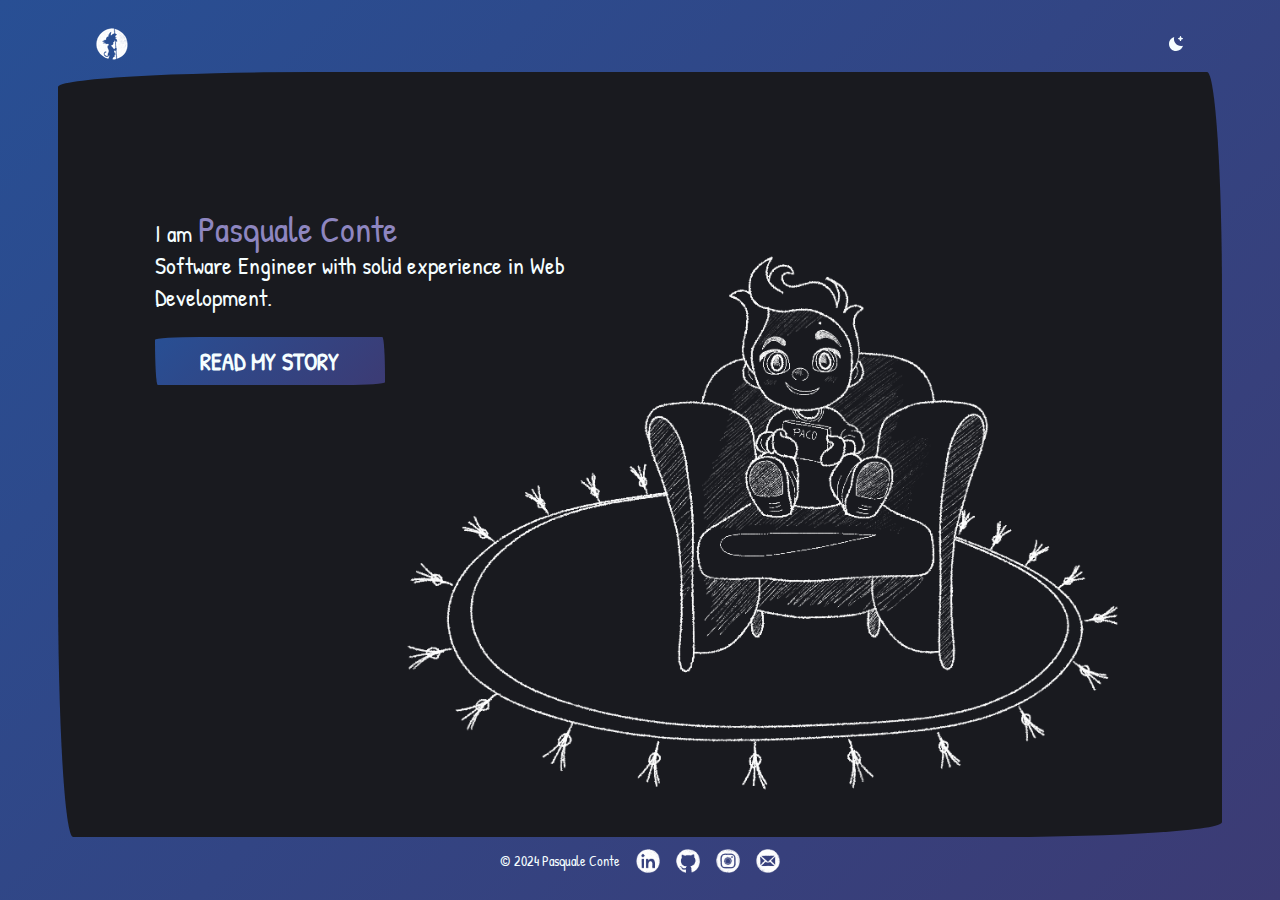
<file: index.html>
<!DOCTYPE html><html><head><meta charset="utf-8">
<meta name="viewport" content="width=device-width, initial-scale=1">
<title>Pasquale Conte Resume</title>
<meta name="title" content="Pasquale Conte Resume">
<meta name="description" content="Software Engineer - Web Developer - Vue JS TS GO C#">
<meta name="og:title" content="Pasquale Conte Resume">
<meta name="og:url" content="https://contepas.github.io">
<meta name="og:description" content="Software Engineer - Web Developer - Vue JS TS GO C#">
<meta name="og:image" content="https://contepas.github.io/goku-og-img.png">
<meta name="og:type" content="website">
<meta name="og:site_name" content="Pasquale Conte Resume">
<script>console.log("%c Hi there!", "color:#8E86C0; font-size:16px;")</script>
<link rel="preload" as="fetch" crossorigin="anonymous" href="/_payload.json?71877b0a-7ac9-4a37-8a57-e5c121dd4f0c">
<style>/*! tailwindcss v3.4.3 | MIT License | https://tailwindcss.com*/*,:after,:before{border:0 solid #e5e7eb;box-sizing:border-box}:after,:before{--tw-content:""}:host,html{line-height:1.5;-webkit-text-size-adjust:100%;font-family:Patrick Hand;font-feature-settings:normal;font-variation-settings:normal;tab-size:4;-webkit-tap-highlight-color:transparent}body{line-height:inherit;margin:0}hr{border-top-width:1px;color:inherit;height:0}abbr:where([title]){-webkit-text-decoration:underline dotted;text-decoration:underline dotted}h1,h2,h3,h4,h5,h6{font-size:inherit;font-weight:inherit}a{color:inherit;text-decoration:inherit}b,strong{font-weight:bolder}code,kbd,pre,samp{font-family:Patrick Hand;font-feature-settings:normal;font-size:1em;font-variation-settings:normal}small{font-size:80%}sub,sup{font-size:75%;line-height:0;position:relative;vertical-align:initial}sub{bottom:-.25em}sup{top:-.5em}table{border-collapse:collapse;border-color:inherit;text-indent:0}button,input,optgroup,select,textarea{color:inherit;font-family:inherit;font-feature-settings:inherit;font-size:100%;font-variation-settings:inherit;font-weight:inherit;letter-spacing:inherit;line-height:inherit;margin:0;padding:0}button,select{text-transform:none}button,input:where([type=button]),input:where([type=reset]),input:where([type=submit]){-webkit-appearance:button;background-color:initial;background-image:none}:-moz-focusring{outline:auto}:-moz-ui-invalid{box-shadow:none}progress{vertical-align:initial}::-webkit-inner-spin-button,::-webkit-outer-spin-button{height:auto}[type=search]{-webkit-appearance:textfield;outline-offset:-2px}::-webkit-search-decoration{-webkit-appearance:none}::-webkit-file-upload-button{-webkit-appearance:button;font:inherit}summary{display:list-item}blockquote,dd,dl,figure,h1,h2,h3,h4,h5,h6,hr,p,pre{margin:0}fieldset{margin:0}fieldset,legend{padding:0}menu,ol,ul{list-style:none;margin:0;padding:0}dialog{padding:0}textarea{resize:vertical}input::placeholder,textarea::placeholder{color:#9ca3af;opacity:1}[role=button],button{cursor:pointer}:disabled{cursor:default}audio,canvas,embed,iframe,img,object,svg,video{display:block;vertical-align:middle}img,video{height:auto;max-width:100%}[hidden]{display:none}*,::backdrop,:after,:before{--tw-border-spacing-x:0;--tw-border-spacing-y:0;--tw-translate-x:0;--tw-translate-y:0;--tw-rotate:0;--tw-skew-x:0;--tw-skew-y:0;--tw-scale-x:1;--tw-scale-y:1;--tw-pan-x: ;--tw-pan-y: ;--tw-pinch-zoom: ;--tw-scroll-snap-strictness:proximity;--tw-gradient-from-position: ;--tw-gradient-via-position: ;--tw-gradient-to-position: ;--tw-ordinal: ;--tw-slashed-zero: ;--tw-numeric-figure: ;--tw-numeric-spacing: ;--tw-numeric-fraction: ;--tw-ring-inset: ;--tw-ring-offset-width:0px;--tw-ring-offset-color:#fff;--tw-ring-color:#3b82f680;--tw-ring-offset-shadow:0 0 #0000;--tw-ring-shadow:0 0 #0000;--tw-shadow:0 0 #0000;--tw-shadow-colored:0 0 #0000;--tw-blur: ;--tw-brightness: ;--tw-contrast: ;--tw-grayscale: ;--tw-hue-rotate: ;--tw-invert: ;--tw-saturate: ;--tw-sepia: ;--tw-drop-shadow: ;--tw-backdrop-blur: ;--tw-backdrop-brightness: ;--tw-backdrop-contrast: ;--tw-backdrop-grayscale: ;--tw-backdrop-hue-rotate: ;--tw-backdrop-invert: ;--tw-backdrop-opacity: ;--tw-backdrop-saturate: ;--tw-backdrop-sepia: ;--tw-contain-size: ;--tw-contain-layout: ;--tw-contain-paint: ;--tw-contain-style: }.container{width:100%}@media (min-width:390px){.container{max-width:390px}}@media (min-width:640px){.container{max-width:640px}}@media (min-width:768px){.container{max-width:768px}}@media (min-width:1024px){.container{max-width:1024px}}@media (min-width:1280px){.container{max-width:1280px}}@media (min-width:1536px){.container{max-width:1536px}}.sr-only{height:1px;margin:-1px;overflow:hidden;padding:0;position:absolute;width:1px;clip:rect(0,0,0,0);border-width:0;white-space:nowrap}.absolute{position:absolute}.relative{position:relative}.z-0{z-index:0}.z-10{z-index:10}.float-right{float:right}.m-auto{margin:auto}.mx-auto{margin-left:auto;margin-right:auto}.my-auto{margin-bottom:auto;margin-top:auto}.mb-1{margin-bottom:.25rem}.ml-4{margin-left:1rem}.inline{display:inline}.flex{display:flex}.hidden{display:none}.h-2{height:.5rem}.h-6{height:1.5rem}.h-\[100dvh\]{height:100dvh}.h-\[calc\(100vh-15\%\)\]{height:calc(100vh - 15%)}.h-full{height:100%}.h-screen{height:100vh}.max-h-20{max-height:5rem}.max-h-\[80\%\]{max-height:80%}.w-6{width:1.5rem}.w-\[0px\]{width:0}.w-\[10\%\]{width:10%}.w-\[calc\(100\%-15\%\)\]{width:85%}.w-\[calc\(100\%-9\%\)\]{width:91%}.w-full{width:100%}.max-w-4xl{max-width:56rem}.max-w-\[1000px\]{max-width:1000px}.max-w-\[1200px\]{max-width:1200px}.max-w-\[400px\]{max-width:400px}.max-w-\[50\%\]{max-width:50%}.max-w-\[800px\]{max-width:800px}.max-w-\[90\%\]{max-width:90%}.flex-1{flex:1 1 0%}.rotate-180{--tw-rotate:180deg}.rotate-180,.rotate-90{transform:translate(var(--tw-translate-x),var(--tw-translate-y)) rotate(var(--tw-rotate)) skewX(var(--tw-skew-x)) skewY(var(--tw-skew-y)) scaleX(var(--tw-scale-x)) scaleY(var(--tw-scale-y))}.rotate-90{--tw-rotate:90deg}.scale-\[-1\]{--tw-scale-x:-1;--tw-scale-y:-1}.scale-\[-1\],.transform{transform:translate(var(--tw-translate-x),var(--tw-translate-y)) rotate(var(--tw-rotate)) skewX(var(--tw-skew-x)) skewY(var(--tw-skew-y)) scaleX(var(--tw-scale-x)) scaleY(var(--tw-scale-y))}.cursor-pointer{cursor:pointer}.flex-row{flex-direction:row}.flex-col{flex-direction:column}.flex-wrap{flex-wrap:wrap}.content-end{align-content:flex-end}.items-end{align-items:flex-end}.items-center{align-items:center}.justify-end{justify-content:flex-end}.justify-center{justify-content:center}.justify-between{justify-content:space-between}.gap-10{gap:2.5rem}.gap-4{gap:1rem}.gap-5{gap:1.25rem}.space-x-8>:not([hidden])~:not([hidden]){--tw-space-x-reverse:0;margin-left:calc(2rem*(1 - var(--tw-space-x-reverse)));margin-right:calc(2rem*var(--tw-space-x-reverse))}.space-y-4>:not([hidden])~:not([hidden]){--tw-space-y-reverse:0;margin-bottom:calc(1rem*var(--tw-space-y-reverse));margin-top:calc(1rem*(1 - var(--tw-space-y-reverse)))}.self-center{align-self:center}.overflow-hidden{overflow:hidden}.overflow-y-auto{overflow-y:auto}.overflow-x-hidden{overflow-x:hidden}.rounded-md{border-radius:.375rem}.rounded-xl{border-radius:.75rem}.border{border-width:1px}.border-4{border-width:4px}.border-paco-black{--tw-border-opacity:1;border-color:rgb(25 26 31/var(--tw-border-opacity))}.bg-paco-secondary{--tw-bg-opacity:1;background-color:rgb(134 188 234/var(--tw-bg-opacity))}.bg-paco-white-1{--tw-bg-opacity:1;background-color:rgb(245 254 255/var(--tw-bg-opacity))}.bg-transparent{background-color:initial}.fill-paco-white-1{fill:#f5feff}.p-5{padding:1.25rem}.px-3{padding-left:.75rem;padding-right:.75rem}.px-\[1\%\]{padding-left:1%;padding-right:1%}.px-\[5\%\]{padding-left:5%;padding-right:5%}.py-2{padding-bottom:.5rem;padding-top:.5rem}.py-\[8\%\]{padding-bottom:8%;padding-top:8%}.pb-1{padding-bottom:.25rem}.pb-2{padding-bottom:.5rem}.pb-3{padding-bottom:.75rem}.pb-4{padding-bottom:1rem}.pl-2{padding-left:.5rem}.pl-\[10\%\]{padding-left:10%}.pr-\[10\%\]{padding-right:10%}.pt-2{padding-top:.5rem}.pt-4{padding-top:1rem}.text-center{text-align:center}.text-end{text-align:end}.text-2xl{font-size:1.5rem;line-height:2rem}.text-3xl{font-size:1.875rem;line-height:2.25rem}.text-4xl{font-size:2.25rem;line-height:2.5rem}.text-7xl{font-size:4.5rem;line-height:1}.text-lg{font-size:1.125rem;line-height:1.75rem}.text-sm{font-size:.875rem;line-height:1.25rem}.text-xl{font-size:1.25rem;line-height:1.75rem}.font-bold{font-weight:700}.font-medium{font-weight:500}.uppercase{text-transform:uppercase}.capitalize{text-transform:capitalize}.text-paco-accent{--tw-text-opacity:1;color:rgb(142 134 192/var(--tw-text-opacity))}.text-paco-black{--tw-text-opacity:1;color:rgb(25 26 31/var(--tw-text-opacity))}.text-paco-secondary{--tw-text-opacity:1;color:rgb(134 188 234/var(--tw-text-opacity))}.text-paco-white-1{--tw-text-opacity:1;color:rgb(245 254 255/var(--tw-text-opacity))}.opacity-50{opacity:.5}.opacity-80{opacity:.8}.outline{outline-style:solid}.invert{--tw-invert:invert(100%);filter:var(--tw-blur) var(--tw-brightness) var(--tw-contrast) var(--tw-grayscale) var(--tw-hue-rotate) var(--tw-invert) var(--tw-saturate) var(--tw-sepia) var(--tw-drop-shadow)}.transition{transition-duration:.15s;transition-property:color,background-color,border-color,text-decoration-color,fill,stroke,opacity,box-shadow,transform,filter,-webkit-backdrop-filter;transition-property:color,background-color,border-color,text-decoration-color,fill,stroke,opacity,box-shadow,transform,filter,backdrop-filter;transition-property:color,background-color,border-color,text-decoration-color,fill,stroke,opacity,box-shadow,transform,filter,backdrop-filter,-webkit-backdrop-filter;transition-timing-function:cubic-bezier(.4,0,.2,1)}.ease-in{transition-timing-function:cubic-bezier(.4,0,1,1)}.hover\:text-paco-secondary:hover{--tw-text-opacity:1;color:rgb(134 188 234/var(--tw-text-opacity))}.hover\:opacity-100:hover{opacity:1}.dark\:block:is(.dark *){display:block}.dark\:hidden:is(.dark *){display:none}.dark\:border-paco-white-1:is(.dark *){--tw-border-opacity:1;border-color:rgb(245 254 255/var(--tw-border-opacity))}.dark\:bg-paco-black:is(.dark *){--tw-bg-opacity:1;background-color:rgb(25 26 31/var(--tw-bg-opacity))}.dark\:text-paco-white-1:is(.dark *),.dark\:text-paco-white-3:is(.dark *){--tw-text-opacity:1;color:rgb(245 254 255/var(--tw-text-opacity))}.dark\:invert-0:is(.dark *){--tw-invert:invert(0);filter:var(--tw-blur) var(--tw-brightness) var(--tw-contrast) var(--tw-grayscale) var(--tw-hue-rotate) var(--tw-invert) var(--tw-saturate) var(--tw-sepia) var(--tw-drop-shadow)}.dark\:hover\:text-paco-secondary:hover:is(.dark *){--tw-text-opacity:1;color:rgb(134 188 234/var(--tw-text-opacity))}@media (min-width:390px){.xs\:block{display:block}.xs\:hidden{display:none}.xs\:py-\[3\%\]{padding-bottom:3%;padding-top:3%}.xs\:pt-4{padding-top:1rem}.xs\:pt-\[6\%\]{padding-top:6%}.xs\:text-2xl{font-size:1.5rem;line-height:2rem}.xs\:text-3xl{font-size:1.875rem;line-height:2.25rem}.xs\:text-lg{font-size:1.125rem;line-height:1.75rem}}@media (min-width:768px){.md\:flex{display:flex}.md\:hidden{display:none}.md\:w-\[230px\]{width:230px}.md\:w-\[50\%\]{width:50%}.md\:max-w-\[80\%\]{max-width:80%}.md\:fill-paco-white-1{fill:#f5feff}.md\:py-10{padding-bottom:2.5rem;padding-top:2.5rem}.md\:pb-0{padding-bottom:0}.md\:pb-3{padding-bottom:.75rem}.md\:pt-0{padding-top:0}.md\:pt-10{padding-top:2.5rem}.md\:pt-3{padding-top:.75rem}.md\:pt-\[10\%\]{padding-top:10%}.md\:text-2xl{font-size:1.5rem;line-height:2rem}}@media (min-width:1024px){.lg\:max-w-\[50\%\]{max-width:50%}.lg\:flex-1{flex:1 1 0%}.lg\:flex-row{flex-direction:row}.lg\:items-start{align-items:flex-start}.lg\:justify-between{justify-content:space-between}.lg\:pt-\[15\%\]{padding-top:15%}.lg\:text-left{text-align:left}}</style>
<style>@font-face{font-family:Crimson Pro;font-style:italic;font-weight:200 700;src:url(/_nuxt/Crimson_Pro-200_700-1.BPV_4LoH.woff2) format("woff2");unicode-range:u+0102-0103,u+0110-0111,u+0128-0129,u+0168-0169,u+01a0-01a1,u+01af-01b0,u+0300-0301,u+0303-0304,u+0308-0309,u+0323,u+0329,u+1ea0-1ef9,u+20ab}@font-face{font-family:Crimson Pro;font-style:italic;font-weight:200 700;src:url(/_nuxt/Crimson_Pro-200_700-2.B121GQBM.woff2) format("woff2");unicode-range:u+0100-02af,u+0304,u+0308,u+0329,u+1e00-1e9f,u+1ef2-1eff,u+2020,u+20a0-20ab,u+20ad-20c0,u+2113,u+2c60-2c7f,u+a720-a7ff}@font-face{font-family:Crimson Pro;font-style:italic;font-weight:200 700;src:url(/_nuxt/Crimson_Pro-200_700-3.BBOD2Zfy.woff2) format("woff2");unicode-range:u+00??,u+0131,u+0152-0153,u+02bb-02bc,u+02c6,u+02da,u+02dc,u+0304,u+0308,u+0329,u+2000-206f,u+2074,u+20ac,u+2122,u+2191,u+2193,u+2212,u+2215,u+feff,u+fffd}@font-face{font-family:Crimson Pro;font-style:normal;font-weight:200 900;src:url(/_nuxt/Crimson_Pro-200_900-4.D0tPsNsA.woff2) format("woff2");unicode-range:u+0102-0103,u+0110-0111,u+0128-0129,u+0168-0169,u+01a0-01a1,u+01af-01b0,u+0300-0301,u+0303-0304,u+0308-0309,u+0323,u+0329,u+1ea0-1ef9,u+20ab}@font-face{font-family:Crimson Pro;font-style:normal;font-weight:200 900;src:url(/_nuxt/Crimson_Pro-200_900-5.Cwt_6OQM.woff2) format("woff2");unicode-range:u+0100-02af,u+0304,u+0308,u+0329,u+1e00-1e9f,u+1ef2-1eff,u+2020,u+20a0-20ab,u+20ad-20c0,u+2113,u+2c60-2c7f,u+a720-a7ff}@font-face{font-family:Crimson Pro;font-style:normal;font-weight:200 900;src:url(/_nuxt/Crimson_Pro-200_900-6.DZC5paAJ.woff2) format("woff2");unicode-range:u+00??,u+0131,u+0152-0153,u+02bb-02bc,u+02c6,u+02da,u+02dc,u+0304,u+0308,u+0329,u+2000-206f,u+2074,u+20ac,u+2122,u+2191,u+2193,u+2212,u+2215,u+feff,u+fffd}@font-face{font-family:Inter;font-style:normal;font-weight:200 700;src:url(/_nuxt/Inter-200_700-7.DIEz8p5i.woff2) format("woff2");unicode-range:u+0460-052f,u+1c80-1c88,u+20b4,u+2de0-2dff,u+a640-a69f,u+fe2e-fe2f}@font-face{font-family:Inter;font-style:normal;font-weight:200 700;src:url(/_nuxt/Inter-200_700-8.BmJJXa8e.woff2) format("woff2");unicode-range:u+0301,u+0400-045f,u+0490-0491,u+04b0-04b1,u+2116}@font-face{font-family:Inter;font-style:normal;font-weight:200 700;src:url(/_nuxt/Inter-200_700-9.D5AYLNiq.woff2) format("woff2");unicode-range:u+1f??}@font-face{font-family:Inter;font-style:normal;font-weight:200 700;src:url(/_nuxt/Inter-200_700-10.DyIDNIyN.woff2) format("woff2");unicode-range:u+0370-0377,u+037a-037f,u+0384-038a,u+038c,u+038e-03a1,u+03a3-03ff}@font-face{font-family:Inter;font-style:normal;font-weight:200 700;src:url(/_nuxt/Inter-200_700-11._GQuwPVU.woff2) format("woff2");unicode-range:u+0102-0103,u+0110-0111,u+0128-0129,u+0168-0169,u+01a0-01a1,u+01af-01b0,u+0300-0301,u+0303-0304,u+0308-0309,u+0323,u+0329,u+1ea0-1ef9,u+20ab}@font-face{font-family:Inter;font-style:normal;font-weight:200 700;src:url(/_nuxt/Inter-200_700-12.CN1pIXkb.woff2) format("woff2");unicode-range:u+0100-02af,u+0304,u+0308,u+0329,u+1e00-1e9f,u+1ef2-1eff,u+2020,u+20a0-20ab,u+20ad-20c0,u+2113,u+2c60-2c7f,u+a720-a7ff}@font-face{font-family:Inter;font-style:normal;font-weight:200 700;src:url(/_nuxt/Inter-200_700-13.BgVq2Tq4.woff2) format("woff2");unicode-range:u+00??,u+0131,u+0152-0153,u+02bb-02bc,u+02c6,u+02da,u+02dc,u+0304,u+0308,u+0329,u+2000-206f,u+2074,u+20ac,u+2122,u+2191,u+2193,u+2212,u+2215,u+feff,u+fffd}@font-face{font-family:Lato;font-style:normal;font-weight:100;src:url(/_nuxt/Lato-100-14.DCnLPYms.woff2) format("woff2");unicode-range:u+0100-02af,u+0304,u+0308,u+0329,u+1e00-1e9f,u+1ef2-1eff,u+2020,u+20a0-20ab,u+20ad-20c0,u+2113,u+2c60-2c7f,u+a720-a7ff}@font-face{font-family:Lato;font-style:normal;font-weight:100;src:url(/_nuxt/Lato-100-15.Dw0I1B7H.woff2) format("woff2");unicode-range:u+00??,u+0131,u+0152-0153,u+02bb-02bc,u+02c6,u+02da,u+02dc,u+0304,u+0308,u+0329,u+2000-206f,u+2074,u+20ac,u+2122,u+2191,u+2193,u+2212,u+2215,u+feff,u+fffd}@font-face{font-family:Lato;font-style:normal;font-weight:300;src:url(/_nuxt/Lato-300-16.BWm3ECDp.woff2) format("woff2");unicode-range:u+0100-02af,u+0304,u+0308,u+0329,u+1e00-1e9f,u+1ef2-1eff,u+2020,u+20a0-20ab,u+20ad-20c0,u+2113,u+2c60-2c7f,u+a720-a7ff}@font-face{font-family:Lato;font-style:normal;font-weight:300;src:url(/_nuxt/Lato-300-17.BP2wSCML.woff2) format("woff2");unicode-range:u+00??,u+0131,u+0152-0153,u+02bb-02bc,u+02c6,u+02da,u+02dc,u+0304,u+0308,u+0329,u+2000-206f,u+2074,u+20ac,u+2122,u+2191,u+2193,u+2212,u+2215,u+feff,u+fffd}@font-face{font-family:Patrick Hand;font-style:normal;font-weight:400;src:url(/_nuxt/Patrick_Hand-400-18.C6ySP1nI.woff2) format("woff2");unicode-range:u+0102-0103,u+0110-0111,u+0128-0129,u+0168-0169,u+01a0-01a1,u+01af-01b0,u+0300-0301,u+0303-0304,u+0308-0309,u+0323,u+0329,u+1ea0-1ef9,u+20ab}@font-face{font-family:Patrick Hand;font-style:normal;font-weight:400;src:url(/_nuxt/Patrick_Hand-400-19.DK_vwKOo.woff2) format("woff2");unicode-range:u+0100-02af,u+0304,u+0308,u+0329,u+1e00-1e9f,u+1ef2-1eff,u+2020,u+20a0-20ab,u+20ad-20c0,u+2113,u+2c60-2c7f,u+a720-a7ff}@font-face{font-family:Patrick Hand;font-style:normal;font-weight:400;src:url(/_nuxt/Patrick_Hand-400-20.C0o9_-Bw.woff2) format("woff2");unicode-range:u+00??,u+0131,u+0152-0153,u+02bb-02bc,u+02c6,u+02da,u+02dc,u+0304,u+0308,u+0329,u+2000-206f,u+2074,u+20ac,u+2122,u+2191,u+2193,u+2212,u+2215,u+feff,u+fffd}@font-face{font-family:Raleway;font-style:italic;font-weight:100;src:url(/_nuxt/Raleway-100-21.BqFD6ffQ.woff2) format("woff2");unicode-range:u+0460-052f,u+1c80-1c88,u+20b4,u+2de0-2dff,u+a640-a69f,u+fe2e-fe2f}@font-face{font-family:Raleway;font-style:italic;font-weight:100;src:url(/_nuxt/Raleway-100-22.m3Az-7vC.woff2) format("woff2");unicode-range:u+0301,u+0400-045f,u+0490-0491,u+04b0-04b1,u+2116}@font-face{font-family:Raleway;font-style:italic;font-weight:100;src:url(/_nuxt/Raleway-100-23.ChgmYnua.woff2) format("woff2");unicode-range:u+0102-0103,u+0110-0111,u+0128-0129,u+0168-0169,u+01a0-01a1,u+01af-01b0,u+0300-0301,u+0303-0304,u+0308-0309,u+0323,u+0329,u+1ea0-1ef9,u+20ab}@font-face{font-family:Raleway;font-style:italic;font-weight:100;src:url(/_nuxt/Raleway-100-24.ucPQhpon.woff2) format("woff2");unicode-range:u+0100-02af,u+0304,u+0308,u+0329,u+1e00-1e9f,u+1ef2-1eff,u+2020,u+20a0-20ab,u+20ad-20c0,u+2113,u+2c60-2c7f,u+a720-a7ff}@font-face{font-family:Raleway;font-style:italic;font-weight:100;src:url(/_nuxt/Raleway-100-25.D00sJPWW.woff2) format("woff2");unicode-range:u+00??,u+0131,u+0152-0153,u+02bb-02bc,u+02c6,u+02da,u+02dc,u+0304,u+0308,u+0329,u+2000-206f,u+2074,u+20ac,u+2122,u+2191,u+2193,u+2212,u+2215,u+feff,u+fffd}@font-face{font-family:Raleway;font-style:normal;font-weight:100;src:url(/_nuxt/Raleway-100-26.Dc5xu4We.woff2) format("woff2");unicode-range:u+0460-052f,u+1c80-1c88,u+20b4,u+2de0-2dff,u+a640-a69f,u+fe2e-fe2f}@font-face{font-family:Raleway;font-style:normal;font-weight:100;src:url(/_nuxt/Raleway-100-27.CqKTn0sv.woff2) format("woff2");unicode-range:u+0301,u+0400-045f,u+0490-0491,u+04b0-04b1,u+2116}@font-face{font-family:Raleway;font-style:normal;font-weight:100;src:url(/_nuxt/Raleway-100-28.wikBsL6_.woff2) format("woff2");unicode-range:u+0102-0103,u+0110-0111,u+0128-0129,u+0168-0169,u+01a0-01a1,u+01af-01b0,u+0300-0301,u+0303-0304,u+0308-0309,u+0323,u+0329,u+1ea0-1ef9,u+20ab}@font-face{font-family:Raleway;font-style:normal;font-weight:100;src:url(/_nuxt/Raleway-100-29.Dm8rnUUK.woff2) format("woff2");unicode-range:u+0100-02af,u+0304,u+0308,u+0329,u+1e00-1e9f,u+1ef2-1eff,u+2020,u+20a0-20ab,u+20ad-20c0,u+2113,u+2c60-2c7f,u+a720-a7ff}@font-face{font-family:Raleway;font-style:normal;font-weight:100;src:url(/_nuxt/Raleway-100-30.B0Bc4KU0.woff2) format("woff2");unicode-range:u+00??,u+0131,u+0152-0153,u+02bb-02bc,u+02c6,u+02da,u+02dc,u+0304,u+0308,u+0329,u+2000-206f,u+2074,u+20ac,u+2122,u+2191,u+2193,u+2212,u+2215,u+feff,u+fffd}@font-face{font-family:Raleway;font-style:normal;font-weight:400;src:url(/_nuxt/Raleway-100-26.Dc5xu4We.woff2) format("woff2");unicode-range:u+0460-052f,u+1c80-1c88,u+20b4,u+2de0-2dff,u+a640-a69f,u+fe2e-fe2f}@font-face{font-family:Raleway;font-style:normal;font-weight:400;src:url(/_nuxt/Raleway-100-27.CqKTn0sv.woff2) format("woff2");unicode-range:u+0301,u+0400-045f,u+0490-0491,u+04b0-04b1,u+2116}@font-face{font-family:Raleway;font-style:normal;font-weight:400;src:url(/_nuxt/Raleway-100-28.wikBsL6_.woff2) format("woff2");unicode-range:u+0102-0103,u+0110-0111,u+0128-0129,u+0168-0169,u+01a0-01a1,u+01af-01b0,u+0300-0301,u+0303-0304,u+0308-0309,u+0323,u+0329,u+1ea0-1ef9,u+20ab}@font-face{font-family:Raleway;font-style:normal;font-weight:400;src:url(/_nuxt/Raleway-100-29.Dm8rnUUK.woff2) format("woff2");unicode-range:u+0100-02af,u+0304,u+0308,u+0329,u+1e00-1e9f,u+1ef2-1eff,u+2020,u+20a0-20ab,u+20ad-20c0,u+2113,u+2c60-2c7f,u+a720-a7ff}@font-face{font-family:Raleway;font-style:normal;font-weight:400;src:url(/_nuxt/Raleway-100-30.B0Bc4KU0.woff2) format("woff2");unicode-range:u+00??,u+0131,u+0152-0153,u+02bb-02bc,u+02c6,u+02da,u+02dc,u+0304,u+0308,u+0329,u+2000-206f,u+2074,u+20ac,u+2122,u+2191,u+2193,u+2212,u+2215,u+feff,u+fffd}@font-face{font-family:Roboto;font-style:normal;font-weight:400;src:url(/_nuxt/Roboto-400-36.DORK9bGA.woff2) format("woff2");unicode-range:u+0460-052f,u+1c80-1c88,u+20b4,u+2de0-2dff,u+a640-a69f,u+fe2e-fe2f}@font-face{font-family:Roboto;font-style:normal;font-weight:400;src:url(/_nuxt/Roboto-400-37.DVDTZtmW.woff2) format("woff2");unicode-range:u+0301,u+0400-045f,u+0490-0491,u+04b0-04b1,u+2116}@font-face{font-family:Roboto;font-style:normal;font-weight:400;src:url("[data-uri]") format("woff2");unicode-range:u+1f??}@font-face{font-family:Roboto;font-style:normal;font-weight:400;src:url(/_nuxt/Roboto-400-39.BRWHCUYo.woff2) format("woff2");unicode-range:u+0370-0377,u+037a-037f,u+0384-038a,u+038c,u+038e-03a1,u+03a3-03ff}@font-face{font-family:Roboto;font-style:normal;font-weight:400;src:url(/_nuxt/Roboto-400-40.kCRe3VZk.woff2) format("woff2");unicode-range:u+0102-0103,u+0110-0111,u+0128-0129,u+0168-0169,u+01a0-01a1,u+01af-01b0,u+0300-0301,u+0303-0304,u+0308-0309,u+0323,u+0329,u+1ea0-1ef9,u+20ab}@font-face{font-family:Roboto;font-style:normal;font-weight:400;src:url(/_nuxt/Roboto-400-41.4bLplyDh.woff2) format("woff2");unicode-range:u+0100-02af,u+0304,u+0308,u+0329,u+1e00-1e9f,u+1ef2-1eff,u+2020,u+20a0-20ab,u+20ad-20c0,u+2113,u+2c60-2c7f,u+a720-a7ff}@font-face{font-family:Roboto;font-style:normal;font-weight:400;src:url(/_nuxt/Roboto-400-42.mTIRXP6Y.woff2) format("woff2");unicode-range:u+00??,u+0131,u+0152-0153,u+02bb-02bc,u+02c6,u+02da,u+02dc,u+0304,u+0308,u+0329,u+2000-206f,u+2074,u+20ac,u+2122,u+2191,u+2193,u+2212,u+2215,u+feff,u+fffd}</style>
<style>*,:after,:before{box-sizing:inherit}html{box-sizing:border-box}.page-enter-active,.page-leave-active{transition-behavior:allow-discrete;transition-duration:.35s;transition-property:opacity}page-enter-active{transition-timing-function:ease-in}page-leave-active{transition-timing-function:ease-out}.page-enter-from,.page-leave-to{opacity:0}</style>
<style>.border-handwriting[data-v-6d457b91]{border-radius:255px 15px 225px 15px/15px 225px 15px 255px}#one[data-v-6d457b91]{border:5px solid #ae0404}#two[data-v-6d457b91]{border:5px dotted #ae0404}#three[data-v-6d457b91]{border:5px dashed #ae0404}</style>
<style>.scrollbar-hide[data-v-0fefce32]::-webkit-scrollbar{display:none}.scrollbar-hide[data-v-0fefce32]{-ms-overflow-style:none;scrollbar-width:none}.borders-handwritten[data-v-0fefce32]{border-radius:255px 15px 225px 15px/15px 225px 15px 255px}.sfondo[data-v-0fefce32]{background:#284f94;background:linear-gradient(135deg,#284f94,#3c3b74)}</style>
<style>.nav-enter-active[data-v-47638fbe],.nav-leave-active[data-v-47638fbe]{transition-behavior:allow-discrete;transition-duration:.35s;transition-property:opacity scale}nav-enter-active[data-v-47638fbe]{transition-timing-function:ease-in}nav-leave-active[data-v-47638fbe]{transition-timing-function:ease-out}.nav-enter-from[data-v-47638fbe],.nav-leave-to[data-v-47638fbe]{opacity:0;transform:scale(0)}</style>
<style>.hand-drawn-border{background:linear-gradient(135deg,#284f94,#3c3b74);border:transparent;border-radius:255px 15px 225px 15px/15px 225px 15px 255px;outline:none;transition:all .5s ease}</style>
<link rel="stylesheet" href="/_nuxt/entry.CP1MaDbM.css">
<link rel="stylesheet" href="/_nuxt/index.DgpTjt-E.css">
<link rel="modulepreload" as="script" crossorigin href="/_nuxt/Cq2SFSA2.js">
<link rel="modulepreload" as="script" crossorigin href="/_nuxt/C5bOzqqv.js">
<link rel="modulepreload" as="script" crossorigin href="/_nuxt/CZLcTnfg.js">
<link rel="modulepreload" as="script" crossorigin href="/_nuxt/Br0q9yz9.js">
<link rel="modulepreload" as="script" crossorigin href="/_nuxt/D3Smut5Y.js">
<link rel="modulepreload" as="script" crossorigin href="/_nuxt/BB5SYacx.js">
<link rel="modulepreload" as="script" crossorigin href="/_nuxt/oaCBZZyI.js">
<link rel="modulepreload" as="script" crossorigin href="/_nuxt/DK4KRhyp.js">
<script type="module" src="/_nuxt/Cq2SFSA2.js" crossorigin></script><script>"use strict";(()=>{const a=window,e=document.documentElement,c=window.localStorage,d=["dark","light"],n=c&&c.getItem&&c.getItem("nuxt-color-mode")||"dark";let l=n==="system"?f():n;const i=e.getAttribute("data-color-mode-forced");i&&(l=i),r(l),a["__NUXT_COLOR_MODE__"]={preference:n,value:l,getColorScheme:f,addColorScheme:r,removeColorScheme:u};function r(o){const t=""+o+"",s="";e.classList?e.classList.add(t):e.className+=" "+t,s&&e.setAttribute("data-"+s,o)}function u(o){const t=""+o+"",s="";e.classList?e.classList.remove(t):e.className=e.className.replace(new RegExp(t,"g"),""),s&&e.removeAttribute("data-"+s)}function m(o){return a.matchMedia("(prefers-color-scheme"+o+")")}function f(){if(a.matchMedia&&m("").media!=="not all"){for(const o of d)if(m(":"+o).matches)return o}return"dark"}})();
</script></head><body  class="test"><div id="__nuxt"><div class="sfondo flex h-[100dvh] flex-col items-center justify-center overflow-hidden" data-v-0fefce32><nav class="flex items-center justify-between w-[calc(100%-15%)] pb-1 pt-2 md:pb-3 md:pt-0" data-v-0fefce32 data-v-47638fbe><div class="flex flex-1" data-v-47638fbe><a aria-current="page" href="/" class="router-link-active router-link-exact-active cursor-pointer" data-v-47638fbe><img onerror="this.setAttribute(&#39;data-error&#39;, 1)" width="32" data-nuxt-img srcset="/_ipx/w_32/goku.png 1x, /_ipx/w_64/goku.png 2x" style="height:100%;" src="/_ipx/w_32/goku.png" data-v-47638fbe></a></div><span data-v-47638fbe></span></nav><div class="borders-handwritten flex h-[calc(100vh-15%)] w-[calc(100%-9%)] flex-col justify-center overflow-hidden bg-paco-white-1 dark:bg-paco-black" data-v-0fefce32><main id="blackboard" class="scrollbar-hide relative flex h-full flex-row overflow-y-auto overflow-x-hidden" data-v-0fefce32><div class="w-[10%]" data-v-0fefce32><!----></div><div class="relative flex h-full w-full justify-center py-[8%] md:py-10" data-v-0fefce32><!--[--><div class="relative flex h-full w-full max-w-[1200px]"><div class="flex h-full flex-col xs:pt-[6%] md:w-[50%] md:pt-[10%]"><p class="text-lg text-paco-black dark:text-paco-white-3 xs:text-2xl"> I am <span class="z-10 text-4xl text-paco-accent">Pasquale Conte</span></p><p class="text-lg text-paco-black dark:text-paco-white-3 xs:text-2xl"> Software Engineer with solid experience in Web Development. </p><br><a href="/experience/1" class="z-10 inline text-xl text-paco-white-1 xs:text-2xl"><button class="hand-drawn-border cursor-pointer space-y-4 border-4 px-3 py-2 text-center w-full font-bold uppercase md:w-[230px]"><!--[-->Read my story<!--]--></button></a><br class="hidden xs:block"><div class="py-2 xs:hidden"></div><span></span></div></div><!--]--></div><div class="w-[10%]" data-v-0fefce32><!----></div></main></div><footer class="flex items-center justify-center pb-3 pt-2 md:pb-0 md:pt-3" data-v-0fefce32><p class="text-sm text-paco-white-1" data-v-0fefce32>© 2024 Pasquale Conte</p><a class="cursor-pointer" data-v-0fefce32><img onerror="this.setAttribute(&#39;data-error&#39;, 1)" alt="linkedin" data-nuxt-img srcset="/_ipx/_/linkedin.png 1x, /_ipx/_/linkedin.png 2x" src="/_ipx/_/linkedin.png" class="ml-4 h-6 w-6" data-v-0fefce32></a><a class="cursor-pointer" data-v-0fefce32><img onerror="this.setAttribute(&#39;data-error&#39;, 1)" alt="github" data-nuxt-img srcset="/_ipx/_/github.png 1x, /_ipx/_/github.png 2x" src="/_ipx/_/github.png" class="ml-4 h-6 w-6" data-v-0fefce32></a><a class="cursor-pointer" data-v-0fefce32><img onerror="this.setAttribute(&#39;data-error&#39;, 1)" alt="instagram" data-nuxt-img srcset="/_ipx/_/instagram.png 1x, /_ipx/_/instagram.png 2x" src="/_ipx/_/instagram.png" class="ml-4 h-6 w-6" data-v-0fefce32></a><a class="cursor-pointer" data-v-0fefce32><img onerror="this.setAttribute(&#39;data-error&#39;, 1)" alt="email" data-nuxt-img srcset="/_ipx/_/email.png 1x, /_ipx/_/email.png 2x" src="/_ipx/_/email.png" class="ml-4 h-6 w-6" data-v-0fefce32></a></footer></div></div><div id="teleports"></div><script type="application/json" id="__NUXT_DATA__" data-ssr="true" data-src="/_payload.json?71877b0a-7ac9-4a37-8a57-e5c121dd4f0c">[{"state":1,"once":7,"_errors":9,"serverRendered":5,"path":11,"pinia":12,"prerenderedAt":18},["Reactive",2],{"$scolor-mode":3},{"preference":4,"value":4,"unknown":5,"forced":6},"dark",true,false,["Reactive",8],["Set"],["Reactive",10],{},"/",["Reactive",13],{"internalNavigation":14},{"canGoNext":15,"canGoBack":17},["EmptyRef",16],"false",["EmptyRef",16],1719946313139]</script>
<script>window.__NUXT__={};window.__NUXT__.config={public:{},app:{baseURL:"/",buildAssetsDir:"/_nuxt/",cdnURL:""}}</script></body></html>
</file>
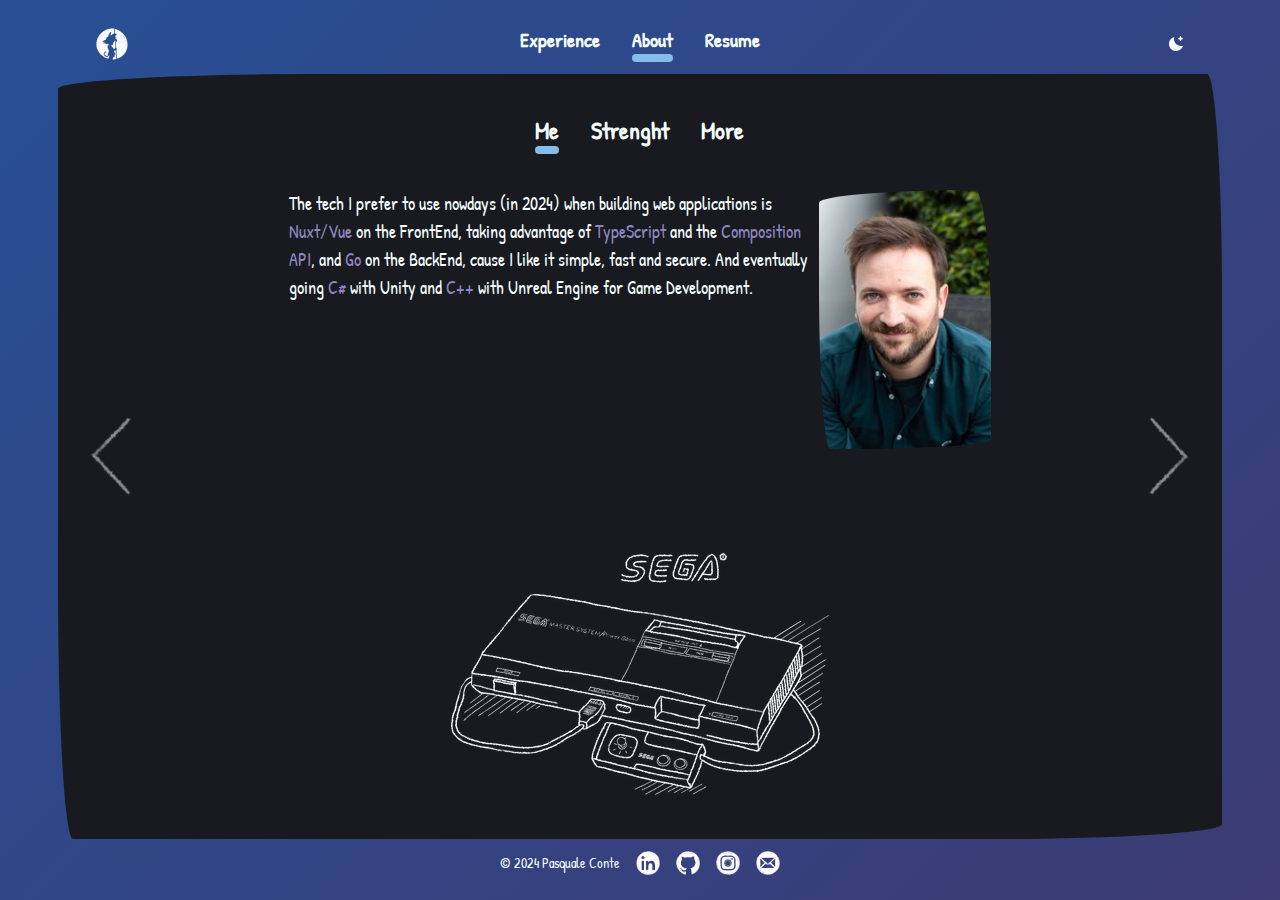
<file: about/index.html>
<!DOCTYPE html><html><head><meta charset="utf-8">
<meta name="viewport" content="width=device-width, initial-scale=1">
<title>Pasquale Conte Resume</title>
<meta name="title" content="Pasquale Conte Resume">
<meta name="description" content="Software Engineer - Web Developer - Vue JS TS GO C#">
<meta name="og:title" content="Pasquale Conte Resume">
<meta name="og:url" content="https://contepas.github.io">
<meta name="og:description" content="Software Engineer - Web Developer - Vue JS TS GO C#">
<meta name="og:image" content="https://contepas.github.io/goku-og-img.png">
<meta name="og:type" content="website">
<meta name="og:site_name" content="Pasquale Conte Resume">
<script>console.log("%c Hi there!", "color:#8E86C0; font-size:16px;")</script>
<link rel="preload" as="fetch" crossorigin="anonymous" href="/about/_payload.json?71877b0a-7ac9-4a37-8a57-e5c121dd4f0c">
<style>/*! tailwindcss v3.4.3 | MIT License | https://tailwindcss.com*/*,:after,:before{border:0 solid #e5e7eb;box-sizing:border-box}:after,:before{--tw-content:""}:host,html{line-height:1.5;-webkit-text-size-adjust:100%;font-family:Patrick Hand;font-feature-settings:normal;font-variation-settings:normal;tab-size:4;-webkit-tap-highlight-color:transparent}body{line-height:inherit;margin:0}hr{border-top-width:1px;color:inherit;height:0}abbr:where([title]){-webkit-text-decoration:underline dotted;text-decoration:underline dotted}h1,h2,h3,h4,h5,h6{font-size:inherit;font-weight:inherit}a{color:inherit;text-decoration:inherit}b,strong{font-weight:bolder}code,kbd,pre,samp{font-family:Patrick Hand;font-feature-settings:normal;font-size:1em;font-variation-settings:normal}small{font-size:80%}sub,sup{font-size:75%;line-height:0;position:relative;vertical-align:initial}sub{bottom:-.25em}sup{top:-.5em}table{border-collapse:collapse;border-color:inherit;text-indent:0}button,input,optgroup,select,textarea{color:inherit;font-family:inherit;font-feature-settings:inherit;font-size:100%;font-variation-settings:inherit;font-weight:inherit;letter-spacing:inherit;line-height:inherit;margin:0;padding:0}button,select{text-transform:none}button,input:where([type=button]),input:where([type=reset]),input:where([type=submit]){-webkit-appearance:button;background-color:initial;background-image:none}:-moz-focusring{outline:auto}:-moz-ui-invalid{box-shadow:none}progress{vertical-align:initial}::-webkit-inner-spin-button,::-webkit-outer-spin-button{height:auto}[type=search]{-webkit-appearance:textfield;outline-offset:-2px}::-webkit-search-decoration{-webkit-appearance:none}::-webkit-file-upload-button{-webkit-appearance:button;font:inherit}summary{display:list-item}blockquote,dd,dl,figure,h1,h2,h3,h4,h5,h6,hr,p,pre{margin:0}fieldset{margin:0}fieldset,legend{padding:0}menu,ol,ul{list-style:none;margin:0;padding:0}dialog{padding:0}textarea{resize:vertical}input::placeholder,textarea::placeholder{color:#9ca3af;opacity:1}[role=button],button{cursor:pointer}:disabled{cursor:default}audio,canvas,embed,iframe,img,object,svg,video{display:block;vertical-align:middle}img,video{height:auto;max-width:100%}[hidden]{display:none}*,::backdrop,:after,:before{--tw-border-spacing-x:0;--tw-border-spacing-y:0;--tw-translate-x:0;--tw-translate-y:0;--tw-rotate:0;--tw-skew-x:0;--tw-skew-y:0;--tw-scale-x:1;--tw-scale-y:1;--tw-pan-x: ;--tw-pan-y: ;--tw-pinch-zoom: ;--tw-scroll-snap-strictness:proximity;--tw-gradient-from-position: ;--tw-gradient-via-position: ;--tw-gradient-to-position: ;--tw-ordinal: ;--tw-slashed-zero: ;--tw-numeric-figure: ;--tw-numeric-spacing: ;--tw-numeric-fraction: ;--tw-ring-inset: ;--tw-ring-offset-width:0px;--tw-ring-offset-color:#fff;--tw-ring-color:#3b82f680;--tw-ring-offset-shadow:0 0 #0000;--tw-ring-shadow:0 0 #0000;--tw-shadow:0 0 #0000;--tw-shadow-colored:0 0 #0000;--tw-blur: ;--tw-brightness: ;--tw-contrast: ;--tw-grayscale: ;--tw-hue-rotate: ;--tw-invert: ;--tw-saturate: ;--tw-sepia: ;--tw-drop-shadow: ;--tw-backdrop-blur: ;--tw-backdrop-brightness: ;--tw-backdrop-contrast: ;--tw-backdrop-grayscale: ;--tw-backdrop-hue-rotate: ;--tw-backdrop-invert: ;--tw-backdrop-opacity: ;--tw-backdrop-saturate: ;--tw-backdrop-sepia: ;--tw-contain-size: ;--tw-contain-layout: ;--tw-contain-paint: ;--tw-contain-style: }.container{width:100%}@media (min-width:390px){.container{max-width:390px}}@media (min-width:640px){.container{max-width:640px}}@media (min-width:768px){.container{max-width:768px}}@media (min-width:1024px){.container{max-width:1024px}}@media (min-width:1280px){.container{max-width:1280px}}@media (min-width:1536px){.container{max-width:1536px}}.sr-only{height:1px;margin:-1px;overflow:hidden;padding:0;position:absolute;width:1px;clip:rect(0,0,0,0);border-width:0;white-space:nowrap}.absolute{position:absolute}.relative{position:relative}.z-0{z-index:0}.z-10{z-index:10}.float-right{float:right}.m-auto{margin:auto}.mx-auto{margin-left:auto;margin-right:auto}.my-auto{margin-bottom:auto;margin-top:auto}.mb-1{margin-bottom:.25rem}.ml-4{margin-left:1rem}.inline{display:inline}.flex{display:flex}.hidden{display:none}.h-2{height:.5rem}.h-6{height:1.5rem}.h-\[100dvh\]{height:100dvh}.h-\[calc\(100vh-15\%\)\]{height:calc(100vh - 15%)}.h-full{height:100%}.h-screen{height:100vh}.max-h-20{max-height:5rem}.max-h-\[80\%\]{max-height:80%}.w-6{width:1.5rem}.w-\[0px\]{width:0}.w-\[10\%\]{width:10%}.w-\[calc\(100\%-15\%\)\]{width:85%}.w-\[calc\(100\%-9\%\)\]{width:91%}.w-full{width:100%}.max-w-4xl{max-width:56rem}.max-w-\[1000px\]{max-width:1000px}.max-w-\[1200px\]{max-width:1200px}.max-w-\[400px\]{max-width:400px}.max-w-\[50\%\]{max-width:50%}.max-w-\[800px\]{max-width:800px}.max-w-\[90\%\]{max-width:90%}.flex-1{flex:1 1 0%}.rotate-180{--tw-rotate:180deg}.rotate-180,.rotate-90{transform:translate(var(--tw-translate-x),var(--tw-translate-y)) rotate(var(--tw-rotate)) skewX(var(--tw-skew-x)) skewY(var(--tw-skew-y)) scaleX(var(--tw-scale-x)) scaleY(var(--tw-scale-y))}.rotate-90{--tw-rotate:90deg}.scale-\[-1\]{--tw-scale-x:-1;--tw-scale-y:-1}.scale-\[-1\],.transform{transform:translate(var(--tw-translate-x),var(--tw-translate-y)) rotate(var(--tw-rotate)) skewX(var(--tw-skew-x)) skewY(var(--tw-skew-y)) scaleX(var(--tw-scale-x)) scaleY(var(--tw-scale-y))}.cursor-pointer{cursor:pointer}.flex-row{flex-direction:row}.flex-col{flex-direction:column}.flex-wrap{flex-wrap:wrap}.content-end{align-content:flex-end}.items-end{align-items:flex-end}.items-center{align-items:center}.justify-end{justify-content:flex-end}.justify-center{justify-content:center}.justify-between{justify-content:space-between}.gap-10{gap:2.5rem}.gap-4{gap:1rem}.gap-5{gap:1.25rem}.space-x-8>:not([hidden])~:not([hidden]){--tw-space-x-reverse:0;margin-left:calc(2rem*(1 - var(--tw-space-x-reverse)));margin-right:calc(2rem*var(--tw-space-x-reverse))}.space-y-4>:not([hidden])~:not([hidden]){--tw-space-y-reverse:0;margin-bottom:calc(1rem*var(--tw-space-y-reverse));margin-top:calc(1rem*(1 - var(--tw-space-y-reverse)))}.self-center{align-self:center}.overflow-hidden{overflow:hidden}.overflow-y-auto{overflow-y:auto}.overflow-x-hidden{overflow-x:hidden}.rounded-md{border-radius:.375rem}.rounded-xl{border-radius:.75rem}.border{border-width:1px}.border-4{border-width:4px}.border-paco-black{--tw-border-opacity:1;border-color:rgb(25 26 31/var(--tw-border-opacity))}.bg-paco-secondary{--tw-bg-opacity:1;background-color:rgb(134 188 234/var(--tw-bg-opacity))}.bg-paco-white-1{--tw-bg-opacity:1;background-color:rgb(245 254 255/var(--tw-bg-opacity))}.bg-transparent{background-color:initial}.fill-paco-white-1{fill:#f5feff}.p-5{padding:1.25rem}.px-3{padding-left:.75rem;padding-right:.75rem}.px-\[1\%\]{padding-left:1%;padding-right:1%}.px-\[5\%\]{padding-left:5%;padding-right:5%}.py-2{padding-bottom:.5rem;padding-top:.5rem}.py-\[8\%\]{padding-bottom:8%;padding-top:8%}.pb-1{padding-bottom:.25rem}.pb-2{padding-bottom:.5rem}.pb-3{padding-bottom:.75rem}.pb-4{padding-bottom:1rem}.pl-2{padding-left:.5rem}.pl-\[10\%\]{padding-left:10%}.pr-\[10\%\]{padding-right:10%}.pt-2{padding-top:.5rem}.pt-4{padding-top:1rem}.text-center{text-align:center}.text-end{text-align:end}.text-2xl{font-size:1.5rem;line-height:2rem}.text-3xl{font-size:1.875rem;line-height:2.25rem}.text-4xl{font-size:2.25rem;line-height:2.5rem}.text-7xl{font-size:4.5rem;line-height:1}.text-lg{font-size:1.125rem;line-height:1.75rem}.text-sm{font-size:.875rem;line-height:1.25rem}.text-xl{font-size:1.25rem;line-height:1.75rem}.font-bold{font-weight:700}.font-medium{font-weight:500}.uppercase{text-transform:uppercase}.capitalize{text-transform:capitalize}.text-paco-accent{--tw-text-opacity:1;color:rgb(142 134 192/var(--tw-text-opacity))}.text-paco-black{--tw-text-opacity:1;color:rgb(25 26 31/var(--tw-text-opacity))}.text-paco-secondary{--tw-text-opacity:1;color:rgb(134 188 234/var(--tw-text-opacity))}.text-paco-white-1{--tw-text-opacity:1;color:rgb(245 254 255/var(--tw-text-opacity))}.opacity-50{opacity:.5}.opacity-80{opacity:.8}.outline{outline-style:solid}.invert{--tw-invert:invert(100%);filter:var(--tw-blur) var(--tw-brightness) var(--tw-contrast) var(--tw-grayscale) var(--tw-hue-rotate) var(--tw-invert) var(--tw-saturate) var(--tw-sepia) var(--tw-drop-shadow)}.transition{transition-duration:.15s;transition-property:color,background-color,border-color,text-decoration-color,fill,stroke,opacity,box-shadow,transform,filter,-webkit-backdrop-filter;transition-property:color,background-color,border-color,text-decoration-color,fill,stroke,opacity,box-shadow,transform,filter,backdrop-filter;transition-property:color,background-color,border-color,text-decoration-color,fill,stroke,opacity,box-shadow,transform,filter,backdrop-filter,-webkit-backdrop-filter;transition-timing-function:cubic-bezier(.4,0,.2,1)}.ease-in{transition-timing-function:cubic-bezier(.4,0,1,1)}.hover\:text-paco-secondary:hover{--tw-text-opacity:1;color:rgb(134 188 234/var(--tw-text-opacity))}.hover\:opacity-100:hover{opacity:1}.dark\:block:is(.dark *){display:block}.dark\:hidden:is(.dark *){display:none}.dark\:border-paco-white-1:is(.dark *){--tw-border-opacity:1;border-color:rgb(245 254 255/var(--tw-border-opacity))}.dark\:bg-paco-black:is(.dark *){--tw-bg-opacity:1;background-color:rgb(25 26 31/var(--tw-bg-opacity))}.dark\:text-paco-white-1:is(.dark *),.dark\:text-paco-white-3:is(.dark *){--tw-text-opacity:1;color:rgb(245 254 255/var(--tw-text-opacity))}.dark\:invert-0:is(.dark *){--tw-invert:invert(0);filter:var(--tw-blur) var(--tw-brightness) var(--tw-contrast) var(--tw-grayscale) var(--tw-hue-rotate) var(--tw-invert) var(--tw-saturate) var(--tw-sepia) var(--tw-drop-shadow)}.dark\:hover\:text-paco-secondary:hover:is(.dark *){--tw-text-opacity:1;color:rgb(134 188 234/var(--tw-text-opacity))}@media (min-width:390px){.xs\:block{display:block}.xs\:hidden{display:none}.xs\:py-\[3\%\]{padding-bottom:3%;padding-top:3%}.xs\:pt-4{padding-top:1rem}.xs\:pt-\[6\%\]{padding-top:6%}.xs\:text-2xl{font-size:1.5rem;line-height:2rem}.xs\:text-3xl{font-size:1.875rem;line-height:2.25rem}.xs\:text-lg{font-size:1.125rem;line-height:1.75rem}}@media (min-width:768px){.md\:flex{display:flex}.md\:hidden{display:none}.md\:w-\[230px\]{width:230px}.md\:w-\[50\%\]{width:50%}.md\:max-w-\[80\%\]{max-width:80%}.md\:fill-paco-white-1{fill:#f5feff}.md\:py-10{padding-bottom:2.5rem;padding-top:2.5rem}.md\:pb-0{padding-bottom:0}.md\:pb-3{padding-bottom:.75rem}.md\:pt-0{padding-top:0}.md\:pt-10{padding-top:2.5rem}.md\:pt-3{padding-top:.75rem}.md\:pt-\[10\%\]{padding-top:10%}.md\:text-2xl{font-size:1.5rem;line-height:2rem}}@media (min-width:1024px){.lg\:max-w-\[50\%\]{max-width:50%}.lg\:flex-1{flex:1 1 0%}.lg\:flex-row{flex-direction:row}.lg\:items-start{align-items:flex-start}.lg\:justify-between{justify-content:space-between}.lg\:pt-\[15\%\]{padding-top:15%}.lg\:text-left{text-align:left}}</style>
<style>@font-face{font-family:Crimson Pro;font-style:italic;font-weight:200 700;src:url(/_nuxt/Crimson_Pro-200_700-1.BPV_4LoH.woff2) format("woff2");unicode-range:u+0102-0103,u+0110-0111,u+0128-0129,u+0168-0169,u+01a0-01a1,u+01af-01b0,u+0300-0301,u+0303-0304,u+0308-0309,u+0323,u+0329,u+1ea0-1ef9,u+20ab}@font-face{font-family:Crimson Pro;font-style:italic;font-weight:200 700;src:url(/_nuxt/Crimson_Pro-200_700-2.B121GQBM.woff2) format("woff2");unicode-range:u+0100-02af,u+0304,u+0308,u+0329,u+1e00-1e9f,u+1ef2-1eff,u+2020,u+20a0-20ab,u+20ad-20c0,u+2113,u+2c60-2c7f,u+a720-a7ff}@font-face{font-family:Crimson Pro;font-style:italic;font-weight:200 700;src:url(/_nuxt/Crimson_Pro-200_700-3.BBOD2Zfy.woff2) format("woff2");unicode-range:u+00??,u+0131,u+0152-0153,u+02bb-02bc,u+02c6,u+02da,u+02dc,u+0304,u+0308,u+0329,u+2000-206f,u+2074,u+20ac,u+2122,u+2191,u+2193,u+2212,u+2215,u+feff,u+fffd}@font-face{font-family:Crimson Pro;font-style:normal;font-weight:200 900;src:url(/_nuxt/Crimson_Pro-200_900-4.D0tPsNsA.woff2) format("woff2");unicode-range:u+0102-0103,u+0110-0111,u+0128-0129,u+0168-0169,u+01a0-01a1,u+01af-01b0,u+0300-0301,u+0303-0304,u+0308-0309,u+0323,u+0329,u+1ea0-1ef9,u+20ab}@font-face{font-family:Crimson Pro;font-style:normal;font-weight:200 900;src:url(/_nuxt/Crimson_Pro-200_900-5.Cwt_6OQM.woff2) format("woff2");unicode-range:u+0100-02af,u+0304,u+0308,u+0329,u+1e00-1e9f,u+1ef2-1eff,u+2020,u+20a0-20ab,u+20ad-20c0,u+2113,u+2c60-2c7f,u+a720-a7ff}@font-face{font-family:Crimson Pro;font-style:normal;font-weight:200 900;src:url(/_nuxt/Crimson_Pro-200_900-6.DZC5paAJ.woff2) format("woff2");unicode-range:u+00??,u+0131,u+0152-0153,u+02bb-02bc,u+02c6,u+02da,u+02dc,u+0304,u+0308,u+0329,u+2000-206f,u+2074,u+20ac,u+2122,u+2191,u+2193,u+2212,u+2215,u+feff,u+fffd}@font-face{font-family:Inter;font-style:normal;font-weight:200 700;src:url(/_nuxt/Inter-200_700-7.DIEz8p5i.woff2) format("woff2");unicode-range:u+0460-052f,u+1c80-1c88,u+20b4,u+2de0-2dff,u+a640-a69f,u+fe2e-fe2f}@font-face{font-family:Inter;font-style:normal;font-weight:200 700;src:url(/_nuxt/Inter-200_700-8.BmJJXa8e.woff2) format("woff2");unicode-range:u+0301,u+0400-045f,u+0490-0491,u+04b0-04b1,u+2116}@font-face{font-family:Inter;font-style:normal;font-weight:200 700;src:url(/_nuxt/Inter-200_700-9.D5AYLNiq.woff2) format("woff2");unicode-range:u+1f??}@font-face{font-family:Inter;font-style:normal;font-weight:200 700;src:url(/_nuxt/Inter-200_700-10.DyIDNIyN.woff2) format("woff2");unicode-range:u+0370-0377,u+037a-037f,u+0384-038a,u+038c,u+038e-03a1,u+03a3-03ff}@font-face{font-family:Inter;font-style:normal;font-weight:200 700;src:url(/_nuxt/Inter-200_700-11._GQuwPVU.woff2) format("woff2");unicode-range:u+0102-0103,u+0110-0111,u+0128-0129,u+0168-0169,u+01a0-01a1,u+01af-01b0,u+0300-0301,u+0303-0304,u+0308-0309,u+0323,u+0329,u+1ea0-1ef9,u+20ab}@font-face{font-family:Inter;font-style:normal;font-weight:200 700;src:url(/_nuxt/Inter-200_700-12.CN1pIXkb.woff2) format("woff2");unicode-range:u+0100-02af,u+0304,u+0308,u+0329,u+1e00-1e9f,u+1ef2-1eff,u+2020,u+20a0-20ab,u+20ad-20c0,u+2113,u+2c60-2c7f,u+a720-a7ff}@font-face{font-family:Inter;font-style:normal;font-weight:200 700;src:url(/_nuxt/Inter-200_700-13.BgVq2Tq4.woff2) format("woff2");unicode-range:u+00??,u+0131,u+0152-0153,u+02bb-02bc,u+02c6,u+02da,u+02dc,u+0304,u+0308,u+0329,u+2000-206f,u+2074,u+20ac,u+2122,u+2191,u+2193,u+2212,u+2215,u+feff,u+fffd}@font-face{font-family:Lato;font-style:normal;font-weight:100;src:url(/_nuxt/Lato-100-14.DCnLPYms.woff2) format("woff2");unicode-range:u+0100-02af,u+0304,u+0308,u+0329,u+1e00-1e9f,u+1ef2-1eff,u+2020,u+20a0-20ab,u+20ad-20c0,u+2113,u+2c60-2c7f,u+a720-a7ff}@font-face{font-family:Lato;font-style:normal;font-weight:100;src:url(/_nuxt/Lato-100-15.Dw0I1B7H.woff2) format("woff2");unicode-range:u+00??,u+0131,u+0152-0153,u+02bb-02bc,u+02c6,u+02da,u+02dc,u+0304,u+0308,u+0329,u+2000-206f,u+2074,u+20ac,u+2122,u+2191,u+2193,u+2212,u+2215,u+feff,u+fffd}@font-face{font-family:Lato;font-style:normal;font-weight:300;src:url(/_nuxt/Lato-300-16.BWm3ECDp.woff2) format("woff2");unicode-range:u+0100-02af,u+0304,u+0308,u+0329,u+1e00-1e9f,u+1ef2-1eff,u+2020,u+20a0-20ab,u+20ad-20c0,u+2113,u+2c60-2c7f,u+a720-a7ff}@font-face{font-family:Lato;font-style:normal;font-weight:300;src:url(/_nuxt/Lato-300-17.BP2wSCML.woff2) format("woff2");unicode-range:u+00??,u+0131,u+0152-0153,u+02bb-02bc,u+02c6,u+02da,u+02dc,u+0304,u+0308,u+0329,u+2000-206f,u+2074,u+20ac,u+2122,u+2191,u+2193,u+2212,u+2215,u+feff,u+fffd}@font-face{font-family:Patrick Hand;font-style:normal;font-weight:400;src:url(/_nuxt/Patrick_Hand-400-18.C6ySP1nI.woff2) format("woff2");unicode-range:u+0102-0103,u+0110-0111,u+0128-0129,u+0168-0169,u+01a0-01a1,u+01af-01b0,u+0300-0301,u+0303-0304,u+0308-0309,u+0323,u+0329,u+1ea0-1ef9,u+20ab}@font-face{font-family:Patrick Hand;font-style:normal;font-weight:400;src:url(/_nuxt/Patrick_Hand-400-19.DK_vwKOo.woff2) format("woff2");unicode-range:u+0100-02af,u+0304,u+0308,u+0329,u+1e00-1e9f,u+1ef2-1eff,u+2020,u+20a0-20ab,u+20ad-20c0,u+2113,u+2c60-2c7f,u+a720-a7ff}@font-face{font-family:Patrick Hand;font-style:normal;font-weight:400;src:url(/_nuxt/Patrick_Hand-400-20.C0o9_-Bw.woff2) format("woff2");unicode-range:u+00??,u+0131,u+0152-0153,u+02bb-02bc,u+02c6,u+02da,u+02dc,u+0304,u+0308,u+0329,u+2000-206f,u+2074,u+20ac,u+2122,u+2191,u+2193,u+2212,u+2215,u+feff,u+fffd}@font-face{font-family:Raleway;font-style:italic;font-weight:100;src:url(/_nuxt/Raleway-100-21.BqFD6ffQ.woff2) format("woff2");unicode-range:u+0460-052f,u+1c80-1c88,u+20b4,u+2de0-2dff,u+a640-a69f,u+fe2e-fe2f}@font-face{font-family:Raleway;font-style:italic;font-weight:100;src:url(/_nuxt/Raleway-100-22.m3Az-7vC.woff2) format("woff2");unicode-range:u+0301,u+0400-045f,u+0490-0491,u+04b0-04b1,u+2116}@font-face{font-family:Raleway;font-style:italic;font-weight:100;src:url(/_nuxt/Raleway-100-23.ChgmYnua.woff2) format("woff2");unicode-range:u+0102-0103,u+0110-0111,u+0128-0129,u+0168-0169,u+01a0-01a1,u+01af-01b0,u+0300-0301,u+0303-0304,u+0308-0309,u+0323,u+0329,u+1ea0-1ef9,u+20ab}@font-face{font-family:Raleway;font-style:italic;font-weight:100;src:url(/_nuxt/Raleway-100-24.ucPQhpon.woff2) format("woff2");unicode-range:u+0100-02af,u+0304,u+0308,u+0329,u+1e00-1e9f,u+1ef2-1eff,u+2020,u+20a0-20ab,u+20ad-20c0,u+2113,u+2c60-2c7f,u+a720-a7ff}@font-face{font-family:Raleway;font-style:italic;font-weight:100;src:url(/_nuxt/Raleway-100-25.D00sJPWW.woff2) format("woff2");unicode-range:u+00??,u+0131,u+0152-0153,u+02bb-02bc,u+02c6,u+02da,u+02dc,u+0304,u+0308,u+0329,u+2000-206f,u+2074,u+20ac,u+2122,u+2191,u+2193,u+2212,u+2215,u+feff,u+fffd}@font-face{font-family:Raleway;font-style:normal;font-weight:100;src:url(/_nuxt/Raleway-100-26.Dc5xu4We.woff2) format("woff2");unicode-range:u+0460-052f,u+1c80-1c88,u+20b4,u+2de0-2dff,u+a640-a69f,u+fe2e-fe2f}@font-face{font-family:Raleway;font-style:normal;font-weight:100;src:url(/_nuxt/Raleway-100-27.CqKTn0sv.woff2) format("woff2");unicode-range:u+0301,u+0400-045f,u+0490-0491,u+04b0-04b1,u+2116}@font-face{font-family:Raleway;font-style:normal;font-weight:100;src:url(/_nuxt/Raleway-100-28.wikBsL6_.woff2) format("woff2");unicode-range:u+0102-0103,u+0110-0111,u+0128-0129,u+0168-0169,u+01a0-01a1,u+01af-01b0,u+0300-0301,u+0303-0304,u+0308-0309,u+0323,u+0329,u+1ea0-1ef9,u+20ab}@font-face{font-family:Raleway;font-style:normal;font-weight:100;src:url(/_nuxt/Raleway-100-29.Dm8rnUUK.woff2) format("woff2");unicode-range:u+0100-02af,u+0304,u+0308,u+0329,u+1e00-1e9f,u+1ef2-1eff,u+2020,u+20a0-20ab,u+20ad-20c0,u+2113,u+2c60-2c7f,u+a720-a7ff}@font-face{font-family:Raleway;font-style:normal;font-weight:100;src:url(/_nuxt/Raleway-100-30.B0Bc4KU0.woff2) format("woff2");unicode-range:u+00??,u+0131,u+0152-0153,u+02bb-02bc,u+02c6,u+02da,u+02dc,u+0304,u+0308,u+0329,u+2000-206f,u+2074,u+20ac,u+2122,u+2191,u+2193,u+2212,u+2215,u+feff,u+fffd}@font-face{font-family:Raleway;font-style:normal;font-weight:400;src:url(/_nuxt/Raleway-100-26.Dc5xu4We.woff2) format("woff2");unicode-range:u+0460-052f,u+1c80-1c88,u+20b4,u+2de0-2dff,u+a640-a69f,u+fe2e-fe2f}@font-face{font-family:Raleway;font-style:normal;font-weight:400;src:url(/_nuxt/Raleway-100-27.CqKTn0sv.woff2) format("woff2");unicode-range:u+0301,u+0400-045f,u+0490-0491,u+04b0-04b1,u+2116}@font-face{font-family:Raleway;font-style:normal;font-weight:400;src:url(/_nuxt/Raleway-100-28.wikBsL6_.woff2) format("woff2");unicode-range:u+0102-0103,u+0110-0111,u+0128-0129,u+0168-0169,u+01a0-01a1,u+01af-01b0,u+0300-0301,u+0303-0304,u+0308-0309,u+0323,u+0329,u+1ea0-1ef9,u+20ab}@font-face{font-family:Raleway;font-style:normal;font-weight:400;src:url(/_nuxt/Raleway-100-29.Dm8rnUUK.woff2) format("woff2");unicode-range:u+0100-02af,u+0304,u+0308,u+0329,u+1e00-1e9f,u+1ef2-1eff,u+2020,u+20a0-20ab,u+20ad-20c0,u+2113,u+2c60-2c7f,u+a720-a7ff}@font-face{font-family:Raleway;font-style:normal;font-weight:400;src:url(/_nuxt/Raleway-100-30.B0Bc4KU0.woff2) format("woff2");unicode-range:u+00??,u+0131,u+0152-0153,u+02bb-02bc,u+02c6,u+02da,u+02dc,u+0304,u+0308,u+0329,u+2000-206f,u+2074,u+20ac,u+2122,u+2191,u+2193,u+2212,u+2215,u+feff,u+fffd}@font-face{font-family:Roboto;font-style:normal;font-weight:400;src:url(/_nuxt/Roboto-400-36.DORK9bGA.woff2) format("woff2");unicode-range:u+0460-052f,u+1c80-1c88,u+20b4,u+2de0-2dff,u+a640-a69f,u+fe2e-fe2f}@font-face{font-family:Roboto;font-style:normal;font-weight:400;src:url(/_nuxt/Roboto-400-37.DVDTZtmW.woff2) format("woff2");unicode-range:u+0301,u+0400-045f,u+0490-0491,u+04b0-04b1,u+2116}@font-face{font-family:Roboto;font-style:normal;font-weight:400;src:url("[data-uri]") format("woff2");unicode-range:u+1f??}@font-face{font-family:Roboto;font-style:normal;font-weight:400;src:url(/_nuxt/Roboto-400-39.BRWHCUYo.woff2) format("woff2");unicode-range:u+0370-0377,u+037a-037f,u+0384-038a,u+038c,u+038e-03a1,u+03a3-03ff}@font-face{font-family:Roboto;font-style:normal;font-weight:400;src:url(/_nuxt/Roboto-400-40.kCRe3VZk.woff2) format("woff2");unicode-range:u+0102-0103,u+0110-0111,u+0128-0129,u+0168-0169,u+01a0-01a1,u+01af-01b0,u+0300-0301,u+0303-0304,u+0308-0309,u+0323,u+0329,u+1ea0-1ef9,u+20ab}@font-face{font-family:Roboto;font-style:normal;font-weight:400;src:url(/_nuxt/Roboto-400-41.4bLplyDh.woff2) format("woff2");unicode-range:u+0100-02af,u+0304,u+0308,u+0329,u+1e00-1e9f,u+1ef2-1eff,u+2020,u+20a0-20ab,u+20ad-20c0,u+2113,u+2c60-2c7f,u+a720-a7ff}@font-face{font-family:Roboto;font-style:normal;font-weight:400;src:url(/_nuxt/Roboto-400-42.mTIRXP6Y.woff2) format("woff2");unicode-range:u+00??,u+0131,u+0152-0153,u+02bb-02bc,u+02c6,u+02da,u+02dc,u+0304,u+0308,u+0329,u+2000-206f,u+2074,u+20ac,u+2122,u+2191,u+2193,u+2212,u+2215,u+feff,u+fffd}</style>
<style>*,:after,:before{box-sizing:inherit}html{box-sizing:border-box}.page-enter-active,.page-leave-active{transition-behavior:allow-discrete;transition-duration:.35s;transition-property:opacity}page-enter-active{transition-timing-function:ease-in}page-leave-active{transition-timing-function:ease-out}.page-enter-from,.page-leave-to{opacity:0}</style>
<style>.border-handwriting[data-v-6d457b91]{border-radius:255px 15px 225px 15px/15px 225px 15px 255px}#one[data-v-6d457b91]{border:5px solid #ae0404}#two[data-v-6d457b91]{border:5px dotted #ae0404}#three[data-v-6d457b91]{border:5px dashed #ae0404}</style>
<style>.scrollbar-hide[data-v-0fefce32]::-webkit-scrollbar{display:none}.scrollbar-hide[data-v-0fefce32]{-ms-overflow-style:none;scrollbar-width:none}.borders-handwritten[data-v-0fefce32]{border-radius:255px 15px 225px 15px/15px 225px 15px 255px}.sfondo[data-v-0fefce32]{background:#284f94;background:linear-gradient(135deg,#284f94,#3c3b74)}</style>
<style>.nav-enter-active[data-v-47638fbe],.nav-leave-active[data-v-47638fbe]{transition-behavior:allow-discrete;transition-duration:.35s;transition-property:opacity scale}nav-enter-active[data-v-47638fbe]{transition-timing-function:ease-in}nav-leave-active[data-v-47638fbe]{transition-timing-function:ease-out}.nav-enter-from[data-v-47638fbe],.nav-leave-to[data-v-47638fbe]{opacity:0;transform:scale(0)}</style>
<style>.slide-left-enter-active[data-v-d9ce614d],.slide-left-leave-active[data-v-d9ce614d],.slide-right-enter-active[data-v-d9ce614d],.slide-right-leave-active[data-v-d9ce614d]{transition:all .35s}.slide-left-enter-from[data-v-d9ce614d]{opacity:0;transform:translate(400px)}.slide-left-leave-to[data-v-d9ce614d],.slide-right-enter-from[data-v-d9ce614d]{opacity:0;transform:translate(-400px)}.slide-right-leave-to[data-v-d9ce614d]{opacity:0;transform:translate(400px)}.borders-handwritten[data-v-d9ce614d]{border-radius:255px 25px 220px 30px/20px 220px 15px 255px}</style>
<link rel="stylesheet" href="/_nuxt/entry.CP1MaDbM.css">
<link rel="modulepreload" as="script" crossorigin href="/_nuxt/Cq2SFSA2.js">
<link rel="modulepreload" as="script" crossorigin href="/_nuxt/C5bOzqqv.js">
<link rel="modulepreload" as="script" crossorigin href="/_nuxt/CZLcTnfg.js">
<link rel="modulepreload" as="script" crossorigin href="/_nuxt/Br0q9yz9.js">
<link rel="modulepreload" as="script" crossorigin href="/_nuxt/D3Smut5Y.js">
<link rel="modulepreload" as="script" crossorigin href="/_nuxt/BB5SYacx.js">
<link rel="modulepreload" as="script" crossorigin href="/_nuxt/oaCBZZyI.js">
<link rel="modulepreload" as="script" crossorigin href="/_nuxt/C5tSnk2_.js">
<link rel="modulepreload" as="script" crossorigin href="/_nuxt/Ai7Hf-nU.js">
<script type="module" src="/_nuxt/Cq2SFSA2.js" crossorigin></script><script>"use strict";(()=>{const a=window,e=document.documentElement,c=window.localStorage,d=["dark","light"],n=c&&c.getItem&&c.getItem("nuxt-color-mode")||"dark";let l=n==="system"?f():n;const i=e.getAttribute("data-color-mode-forced");i&&(l=i),r(l),a["__NUXT_COLOR_MODE__"]={preference:n,value:l,getColorScheme:f,addColorScheme:r,removeColorScheme:u};function r(o){const t=""+o+"",s="";e.classList?e.classList.add(t):e.className+=" "+t,s&&e.setAttribute("data-"+s,o)}function u(o){const t=""+o+"",s="";e.classList?e.classList.remove(t):e.className=e.className.replace(new RegExp(t,"g"),""),s&&e.removeAttribute("data-"+s)}function m(o){return a.matchMedia("(prefers-color-scheme"+o+")")}function f(){if(a.matchMedia&&m("").media!=="not all"){for(const o of d)if(m(":"+o).matches)return o}return"dark"}})();
</script></head><body  class="test"><div id="__nuxt"><div class="sfondo flex h-[100dvh] flex-col items-center justify-center overflow-hidden" data-v-0fefce32><nav class="flex items-center justify-between w-[calc(100%-15%)] pb-1 pt-2 md:pb-3 md:pt-0" data-v-0fefce32 data-v-47638fbe><div class="flex flex-1" data-v-47638fbe><a href="/" class="cursor-pointer" data-v-47638fbe><img onerror="this.setAttribute(&#39;data-error&#39;, 1)" width="32" data-nuxt-img srcset="/_ipx/w_32/goku.png 1x, /_ipx/w_64/goku.png 2x" style="height:100%;" src="/_ipx/w_32/goku.png" data-v-47638fbe></a></div><span data-v-47638fbe></span></nav><div class="borders-handwritten flex h-[calc(100vh-15%)] w-[calc(100%-9%)] flex-col justify-center overflow-hidden bg-paco-white-1 dark:bg-paco-black" data-v-0fefce32><main id="blackboard" class="scrollbar-hide relative flex h-full flex-row overflow-y-auto overflow-x-hidden" data-v-0fefce32><div class="w-[10%]" data-v-0fefce32><!----></div><div class="relative flex h-full w-full justify-center py-[8%] md:py-10" data-v-0fefce32><!--[--><div class="items-between flex h-full w-full flex-col gap-5" data-v-d9ce614d><ul class="z-10 hidden flex-row justify-center space-x-8 pb-2 md:flex" data-v-d9ce614d><!--[--><li class="active" data-v-d9ce614d><span class="cursor-pointer bg-transparent text-2xl font-bold text-paco-black hover:text-paco-secondary dark:text-paco-white-1 dark:hover:text-paco-secondary" aria-current="page" data-v-d9ce614d>Me</span><div style="" class="h-2 rounded-md bg-paco-secondary" data-v-d9ce614d></div></li><li class="active" data-v-d9ce614d><span class="cursor-pointer bg-transparent text-2xl font-bold text-paco-black hover:text-paco-secondary dark:text-paco-white-1 dark:hover:text-paco-secondary" aria-current="page" data-v-d9ce614d>Strenght</span><div style="display:none;" class="h-2 rounded-md bg-paco-secondary" data-v-d9ce614d></div></li><li class="active" data-v-d9ce614d><span class="cursor-pointer bg-transparent text-2xl font-bold text-paco-black hover:text-paco-secondary dark:text-paco-white-1 dark:hover:text-paco-secondary" aria-current="page" data-v-d9ce614d>More</span><div style="display:none;" class="h-2 rounded-md bg-paco-secondary" data-v-d9ce614d></div></li><!--]--></ul><div class="mx-auto h-full max-w-[800px] overflow-y-auto overflow-x-hidden px-[5%] pt-2" data-v-d9ce614d><div class="h-full" data-v-d9ce614d><div class="flex h-full flex-col items-center justify-between" data-v-d9ce614d><div data-v-d9ce614d><img onerror="this.setAttribute(&#39;data-error&#39;, 1)" width="180" data-nuxt-img srcset="/_ipx/w_180/paco.jpg 1x, /_ipx/w_360/paco.jpg 2x" src="/_ipx/w_180/paco.jpg" class="borders-handwritten float-right max-w-[50%] pl-2" data-v-d9ce614d><p class="text-lg text-paco-black dark:text-paco-white-3" data-v-d9ce614d> The tech I prefer to use nowdays (in 2024) when building web applications is <span class="text-paco-accent" data-v-d9ce614d>Nuxt/Vue</span> on the FrontEnd, taking advantage of <span class="text-paco-accent" data-v-d9ce614d>TypeScript</span> and the <span class="text-paco-accent" data-v-d9ce614d>Composition API</span>, and <span class="text-paco-accent" data-v-d9ce614d>Go</span> on the BackEnd, cause I like it simple, fast and secure. And eventually going <span class="text-paco-accent" data-v-d9ce614d>C#</span> with Unity and <span class="text-paco-accent" data-v-d9ce614d>C++</span> with Unreal Engine for Game Development. </p></div><img onerror="this.setAttribute(&#39;data-error&#39;, 1)" height="250" data-nuxt-img srcset="/_ipx/h_250/sega.png 1x, /_ipx/h_500/sega.png 2x" src="/_ipx/h_250/sega.png" class="invert dark:invert-0" data-v-d9ce614d></div></div></div></div><!--]--></div><div class="w-[10%]" data-v-0fefce32><!----></div></main></div><footer class="flex items-center justify-center pb-3 pt-2 md:pb-0 md:pt-3" data-v-0fefce32><p class="text-sm text-paco-white-1" data-v-0fefce32>© 2024 Pasquale Conte</p><a class="cursor-pointer" data-v-0fefce32><img onerror="this.setAttribute(&#39;data-error&#39;, 1)" alt="linkedin" data-nuxt-img srcset="/_ipx/_/linkedin.png 1x, /_ipx/_/linkedin.png 2x" src="/_ipx/_/linkedin.png" class="ml-4 h-6 w-6" data-v-0fefce32></a><a class="cursor-pointer" data-v-0fefce32><img onerror="this.setAttribute(&#39;data-error&#39;, 1)" alt="github" data-nuxt-img srcset="/_ipx/_/github.png 1x, /_ipx/_/github.png 2x" src="/_ipx/_/github.png" class="ml-4 h-6 w-6" data-v-0fefce32></a><a class="cursor-pointer" data-v-0fefce32><img onerror="this.setAttribute(&#39;data-error&#39;, 1)" alt="instagram" data-nuxt-img srcset="/_ipx/_/instagram.png 1x, /_ipx/_/instagram.png 2x" src="/_ipx/_/instagram.png" class="ml-4 h-6 w-6" data-v-0fefce32></a><a class="cursor-pointer" data-v-0fefce32><img onerror="this.setAttribute(&#39;data-error&#39;, 1)" alt="email" data-nuxt-img srcset="/_ipx/_/email.png 1x, /_ipx/_/email.png 2x" src="/_ipx/_/email.png" class="ml-4 h-6 w-6" data-v-0fefce32></a></footer></div></div><div id="teleports"></div><script type="application/json" id="__NUXT_DATA__" data-ssr="true" data-src="/about/_payload.json?71877b0a-7ac9-4a37-8a57-e5c121dd4f0c">[{"state":1,"once":7,"_errors":9,"serverRendered":5,"path":11,"pinia":12,"prerenderedAt":21},["Reactive",2],{"$scolor-mode":3},{"preference":4,"value":4,"unknown":5,"forced":6},"dark",true,false,["Reactive",8],["Set"],["Reactive",10],{},"/about",["Reactive",13],{"internalNavigation":14,"aboutStore":18},{"canGoNext":15,"canGoBack":17},["EmptyRef",16],"false",["EmptyRef",16],{"whereToStart":19},["Ref",20],"Me",1719946313138]</script>
<script>window.__NUXT__={};window.__NUXT__.config={public:{},app:{baseURL:"/",buildAssetsDir:"/_nuxt/",cdnURL:""}}</script></body></html>
</file>
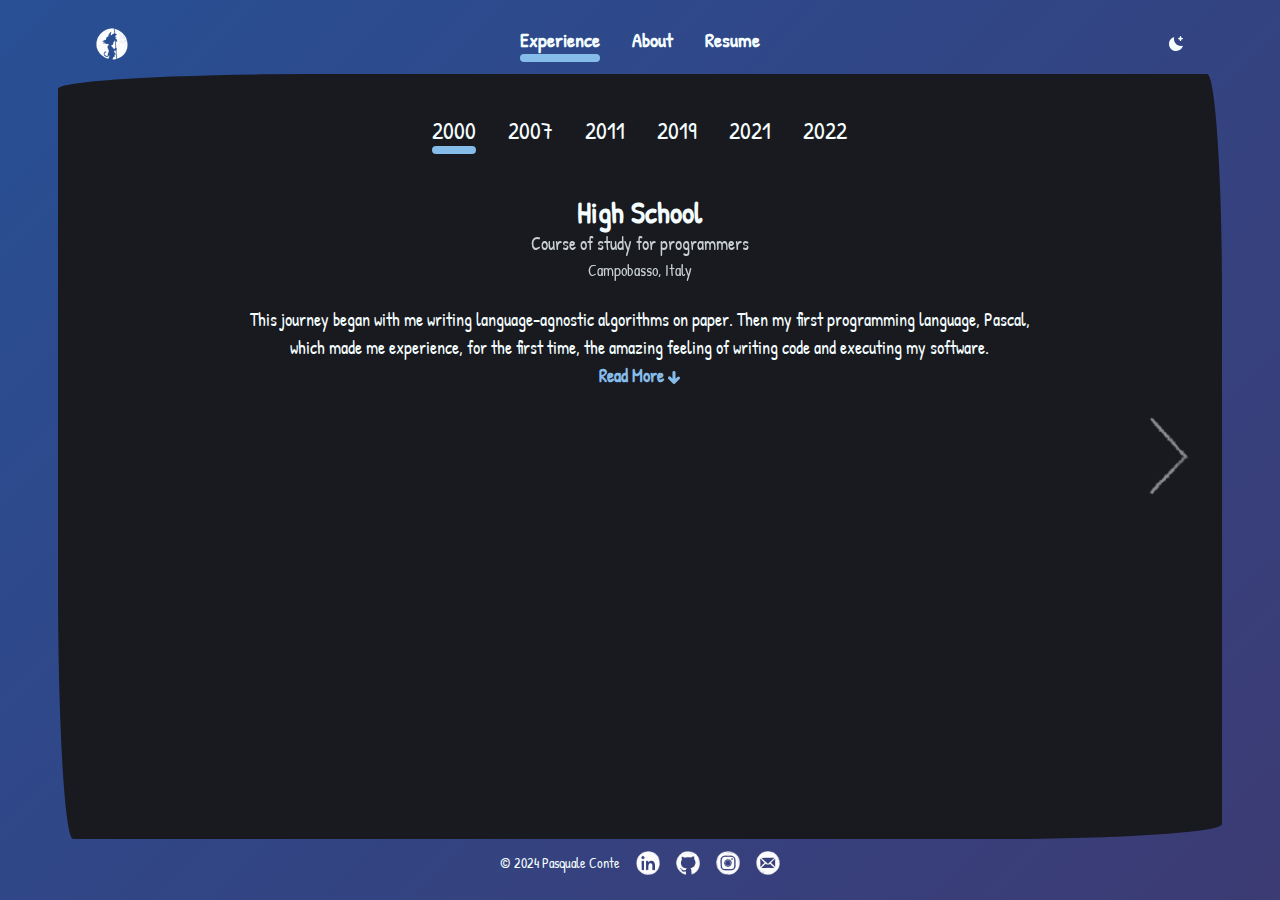
<file: experience/index.html>
<!DOCTYPE html><html><head><meta charset="utf-8">
<meta name="viewport" content="width=device-width, initial-scale=1">
<title>Pasquale Conte Resume</title>
<meta name="title" content="Pasquale Conte Resume">
<meta name="description" content="Software Engineer - Web Developer - Vue JS TS GO C#">
<meta name="og:title" content="Pasquale Conte Resume">
<meta name="og:url" content="https://contepas.github.io">
<meta name="og:description" content="Software Engineer - Web Developer - Vue JS TS GO C#">
<meta name="og:image" content="https://contepas.github.io/goku-og-img.png">
<meta name="og:type" content="website">
<meta name="og:site_name" content="Pasquale Conte Resume">
<script>console.log("%c Hi there!", "color:#8E86C0; font-size:16px;")</script>
<link rel="preload" as="fetch" crossorigin="anonymous" href="/experience/_payload.json?71877b0a-7ac9-4a37-8a57-e5c121dd4f0c">
<style>/*! tailwindcss v3.4.3 | MIT License | https://tailwindcss.com*/*,:after,:before{border:0 solid #e5e7eb;box-sizing:border-box}:after,:before{--tw-content:""}:host,html{line-height:1.5;-webkit-text-size-adjust:100%;font-family:Patrick Hand;font-feature-settings:normal;font-variation-settings:normal;tab-size:4;-webkit-tap-highlight-color:transparent}body{line-height:inherit;margin:0}hr{border-top-width:1px;color:inherit;height:0}abbr:where([title]){-webkit-text-decoration:underline dotted;text-decoration:underline dotted}h1,h2,h3,h4,h5,h6{font-size:inherit;font-weight:inherit}a{color:inherit;text-decoration:inherit}b,strong{font-weight:bolder}code,kbd,pre,samp{font-family:Patrick Hand;font-feature-settings:normal;font-size:1em;font-variation-settings:normal}small{font-size:80%}sub,sup{font-size:75%;line-height:0;position:relative;vertical-align:initial}sub{bottom:-.25em}sup{top:-.5em}table{border-collapse:collapse;border-color:inherit;text-indent:0}button,input,optgroup,select,textarea{color:inherit;font-family:inherit;font-feature-settings:inherit;font-size:100%;font-variation-settings:inherit;font-weight:inherit;letter-spacing:inherit;line-height:inherit;margin:0;padding:0}button,select{text-transform:none}button,input:where([type=button]),input:where([type=reset]),input:where([type=submit]){-webkit-appearance:button;background-color:initial;background-image:none}:-moz-focusring{outline:auto}:-moz-ui-invalid{box-shadow:none}progress{vertical-align:initial}::-webkit-inner-spin-button,::-webkit-outer-spin-button{height:auto}[type=search]{-webkit-appearance:textfield;outline-offset:-2px}::-webkit-search-decoration{-webkit-appearance:none}::-webkit-file-upload-button{-webkit-appearance:button;font:inherit}summary{display:list-item}blockquote,dd,dl,figure,h1,h2,h3,h4,h5,h6,hr,p,pre{margin:0}fieldset{margin:0}fieldset,legend{padding:0}menu,ol,ul{list-style:none;margin:0;padding:0}dialog{padding:0}textarea{resize:vertical}input::placeholder,textarea::placeholder{color:#9ca3af;opacity:1}[role=button],button{cursor:pointer}:disabled{cursor:default}audio,canvas,embed,iframe,img,object,svg,video{display:block;vertical-align:middle}img,video{height:auto;max-width:100%}[hidden]{display:none}*,::backdrop,:after,:before{--tw-border-spacing-x:0;--tw-border-spacing-y:0;--tw-translate-x:0;--tw-translate-y:0;--tw-rotate:0;--tw-skew-x:0;--tw-skew-y:0;--tw-scale-x:1;--tw-scale-y:1;--tw-pan-x: ;--tw-pan-y: ;--tw-pinch-zoom: ;--tw-scroll-snap-strictness:proximity;--tw-gradient-from-position: ;--tw-gradient-via-position: ;--tw-gradient-to-position: ;--tw-ordinal: ;--tw-slashed-zero: ;--tw-numeric-figure: ;--tw-numeric-spacing: ;--tw-numeric-fraction: ;--tw-ring-inset: ;--tw-ring-offset-width:0px;--tw-ring-offset-color:#fff;--tw-ring-color:#3b82f680;--tw-ring-offset-shadow:0 0 #0000;--tw-ring-shadow:0 0 #0000;--tw-shadow:0 0 #0000;--tw-shadow-colored:0 0 #0000;--tw-blur: ;--tw-brightness: ;--tw-contrast: ;--tw-grayscale: ;--tw-hue-rotate: ;--tw-invert: ;--tw-saturate: ;--tw-sepia: ;--tw-drop-shadow: ;--tw-backdrop-blur: ;--tw-backdrop-brightness: ;--tw-backdrop-contrast: ;--tw-backdrop-grayscale: ;--tw-backdrop-hue-rotate: ;--tw-backdrop-invert: ;--tw-backdrop-opacity: ;--tw-backdrop-saturate: ;--tw-backdrop-sepia: ;--tw-contain-size: ;--tw-contain-layout: ;--tw-contain-paint: ;--tw-contain-style: }.container{width:100%}@media (min-width:390px){.container{max-width:390px}}@media (min-width:640px){.container{max-width:640px}}@media (min-width:768px){.container{max-width:768px}}@media (min-width:1024px){.container{max-width:1024px}}@media (min-width:1280px){.container{max-width:1280px}}@media (min-width:1536px){.container{max-width:1536px}}.sr-only{height:1px;margin:-1px;overflow:hidden;padding:0;position:absolute;width:1px;clip:rect(0,0,0,0);border-width:0;white-space:nowrap}.absolute{position:absolute}.relative{position:relative}.z-0{z-index:0}.z-10{z-index:10}.float-right{float:right}.m-auto{margin:auto}.mx-auto{margin-left:auto;margin-right:auto}.my-auto{margin-bottom:auto;margin-top:auto}.mb-1{margin-bottom:.25rem}.ml-4{margin-left:1rem}.inline{display:inline}.flex{display:flex}.hidden{display:none}.h-2{height:.5rem}.h-6{height:1.5rem}.h-\[100dvh\]{height:100dvh}.h-\[calc\(100vh-15\%\)\]{height:calc(100vh - 15%)}.h-full{height:100%}.h-screen{height:100vh}.max-h-20{max-height:5rem}.max-h-\[80\%\]{max-height:80%}.w-6{width:1.5rem}.w-\[0px\]{width:0}.w-\[10\%\]{width:10%}.w-\[calc\(100\%-15\%\)\]{width:85%}.w-\[calc\(100\%-9\%\)\]{width:91%}.w-full{width:100%}.max-w-4xl{max-width:56rem}.max-w-\[1000px\]{max-width:1000px}.max-w-\[1200px\]{max-width:1200px}.max-w-\[400px\]{max-width:400px}.max-w-\[50\%\]{max-width:50%}.max-w-\[800px\]{max-width:800px}.max-w-\[90\%\]{max-width:90%}.flex-1{flex:1 1 0%}.rotate-180{--tw-rotate:180deg}.rotate-180,.rotate-90{transform:translate(var(--tw-translate-x),var(--tw-translate-y)) rotate(var(--tw-rotate)) skewX(var(--tw-skew-x)) skewY(var(--tw-skew-y)) scaleX(var(--tw-scale-x)) scaleY(var(--tw-scale-y))}.rotate-90{--tw-rotate:90deg}.scale-\[-1\]{--tw-scale-x:-1;--tw-scale-y:-1}.scale-\[-1\],.transform{transform:translate(var(--tw-translate-x),var(--tw-translate-y)) rotate(var(--tw-rotate)) skewX(var(--tw-skew-x)) skewY(var(--tw-skew-y)) scaleX(var(--tw-scale-x)) scaleY(var(--tw-scale-y))}.cursor-pointer{cursor:pointer}.flex-row{flex-direction:row}.flex-col{flex-direction:column}.flex-wrap{flex-wrap:wrap}.content-end{align-content:flex-end}.items-end{align-items:flex-end}.items-center{align-items:center}.justify-end{justify-content:flex-end}.justify-center{justify-content:center}.justify-between{justify-content:space-between}.gap-10{gap:2.5rem}.gap-4{gap:1rem}.gap-5{gap:1.25rem}.space-x-8>:not([hidden])~:not([hidden]){--tw-space-x-reverse:0;margin-left:calc(2rem*(1 - var(--tw-space-x-reverse)));margin-right:calc(2rem*var(--tw-space-x-reverse))}.space-y-4>:not([hidden])~:not([hidden]){--tw-space-y-reverse:0;margin-bottom:calc(1rem*var(--tw-space-y-reverse));margin-top:calc(1rem*(1 - var(--tw-space-y-reverse)))}.self-center{align-self:center}.overflow-hidden{overflow:hidden}.overflow-y-auto{overflow-y:auto}.overflow-x-hidden{overflow-x:hidden}.rounded-md{border-radius:.375rem}.rounded-xl{border-radius:.75rem}.border{border-width:1px}.border-4{border-width:4px}.border-paco-black{--tw-border-opacity:1;border-color:rgb(25 26 31/var(--tw-border-opacity))}.bg-paco-secondary{--tw-bg-opacity:1;background-color:rgb(134 188 234/var(--tw-bg-opacity))}.bg-paco-white-1{--tw-bg-opacity:1;background-color:rgb(245 254 255/var(--tw-bg-opacity))}.bg-transparent{background-color:initial}.fill-paco-white-1{fill:#f5feff}.p-5{padding:1.25rem}.px-3{padding-left:.75rem;padding-right:.75rem}.px-\[1\%\]{padding-left:1%;padding-right:1%}.px-\[5\%\]{padding-left:5%;padding-right:5%}.py-2{padding-bottom:.5rem;padding-top:.5rem}.py-\[8\%\]{padding-bottom:8%;padding-top:8%}.pb-1{padding-bottom:.25rem}.pb-2{padding-bottom:.5rem}.pb-3{padding-bottom:.75rem}.pb-4{padding-bottom:1rem}.pl-2{padding-left:.5rem}.pl-\[10\%\]{padding-left:10%}.pr-\[10\%\]{padding-right:10%}.pt-2{padding-top:.5rem}.pt-4{padding-top:1rem}.text-center{text-align:center}.text-end{text-align:end}.text-2xl{font-size:1.5rem;line-height:2rem}.text-3xl{font-size:1.875rem;line-height:2.25rem}.text-4xl{font-size:2.25rem;line-height:2.5rem}.text-7xl{font-size:4.5rem;line-height:1}.text-lg{font-size:1.125rem;line-height:1.75rem}.text-sm{font-size:.875rem;line-height:1.25rem}.text-xl{font-size:1.25rem;line-height:1.75rem}.font-bold{font-weight:700}.font-medium{font-weight:500}.uppercase{text-transform:uppercase}.capitalize{text-transform:capitalize}.text-paco-accent{--tw-text-opacity:1;color:rgb(142 134 192/var(--tw-text-opacity))}.text-paco-black{--tw-text-opacity:1;color:rgb(25 26 31/var(--tw-text-opacity))}.text-paco-secondary{--tw-text-opacity:1;color:rgb(134 188 234/var(--tw-text-opacity))}.text-paco-white-1{--tw-text-opacity:1;color:rgb(245 254 255/var(--tw-text-opacity))}.opacity-50{opacity:.5}.opacity-80{opacity:.8}.outline{outline-style:solid}.invert{--tw-invert:invert(100%);filter:var(--tw-blur) var(--tw-brightness) var(--tw-contrast) var(--tw-grayscale) var(--tw-hue-rotate) var(--tw-invert) var(--tw-saturate) var(--tw-sepia) var(--tw-drop-shadow)}.transition{transition-duration:.15s;transition-property:color,background-color,border-color,text-decoration-color,fill,stroke,opacity,box-shadow,transform,filter,-webkit-backdrop-filter;transition-property:color,background-color,border-color,text-decoration-color,fill,stroke,opacity,box-shadow,transform,filter,backdrop-filter;transition-property:color,background-color,border-color,text-decoration-color,fill,stroke,opacity,box-shadow,transform,filter,backdrop-filter,-webkit-backdrop-filter;transition-timing-function:cubic-bezier(.4,0,.2,1)}.ease-in{transition-timing-function:cubic-bezier(.4,0,1,1)}.hover\:text-paco-secondary:hover{--tw-text-opacity:1;color:rgb(134 188 234/var(--tw-text-opacity))}.hover\:opacity-100:hover{opacity:1}.dark\:block:is(.dark *){display:block}.dark\:hidden:is(.dark *){display:none}.dark\:border-paco-white-1:is(.dark *){--tw-border-opacity:1;border-color:rgb(245 254 255/var(--tw-border-opacity))}.dark\:bg-paco-black:is(.dark *){--tw-bg-opacity:1;background-color:rgb(25 26 31/var(--tw-bg-opacity))}.dark\:text-paco-white-1:is(.dark *),.dark\:text-paco-white-3:is(.dark *){--tw-text-opacity:1;color:rgb(245 254 255/var(--tw-text-opacity))}.dark\:invert-0:is(.dark *){--tw-invert:invert(0);filter:var(--tw-blur) var(--tw-brightness) var(--tw-contrast) var(--tw-grayscale) var(--tw-hue-rotate) var(--tw-invert) var(--tw-saturate) var(--tw-sepia) var(--tw-drop-shadow)}.dark\:hover\:text-paco-secondary:hover:is(.dark *){--tw-text-opacity:1;color:rgb(134 188 234/var(--tw-text-opacity))}@media (min-width:390px){.xs\:block{display:block}.xs\:hidden{display:none}.xs\:py-\[3\%\]{padding-bottom:3%;padding-top:3%}.xs\:pt-4{padding-top:1rem}.xs\:pt-\[6\%\]{padding-top:6%}.xs\:text-2xl{font-size:1.5rem;line-height:2rem}.xs\:text-3xl{font-size:1.875rem;line-height:2.25rem}.xs\:text-lg{font-size:1.125rem;line-height:1.75rem}}@media (min-width:768px){.md\:flex{display:flex}.md\:hidden{display:none}.md\:w-\[230px\]{width:230px}.md\:w-\[50\%\]{width:50%}.md\:max-w-\[80\%\]{max-width:80%}.md\:fill-paco-white-1{fill:#f5feff}.md\:py-10{padding-bottom:2.5rem;padding-top:2.5rem}.md\:pb-0{padding-bottom:0}.md\:pb-3{padding-bottom:.75rem}.md\:pt-0{padding-top:0}.md\:pt-10{padding-top:2.5rem}.md\:pt-3{padding-top:.75rem}.md\:pt-\[10\%\]{padding-top:10%}.md\:text-2xl{font-size:1.5rem;line-height:2rem}}@media (min-width:1024px){.lg\:max-w-\[50\%\]{max-width:50%}.lg\:flex-1{flex:1 1 0%}.lg\:flex-row{flex-direction:row}.lg\:items-start{align-items:flex-start}.lg\:justify-between{justify-content:space-between}.lg\:pt-\[15\%\]{padding-top:15%}.lg\:text-left{text-align:left}}</style>
<style>@font-face{font-family:Crimson Pro;font-style:italic;font-weight:200 700;src:url(/_nuxt/Crimson_Pro-200_700-1.BPV_4LoH.woff2) format("woff2");unicode-range:u+0102-0103,u+0110-0111,u+0128-0129,u+0168-0169,u+01a0-01a1,u+01af-01b0,u+0300-0301,u+0303-0304,u+0308-0309,u+0323,u+0329,u+1ea0-1ef9,u+20ab}@font-face{font-family:Crimson Pro;font-style:italic;font-weight:200 700;src:url(/_nuxt/Crimson_Pro-200_700-2.B121GQBM.woff2) format("woff2");unicode-range:u+0100-02af,u+0304,u+0308,u+0329,u+1e00-1e9f,u+1ef2-1eff,u+2020,u+20a0-20ab,u+20ad-20c0,u+2113,u+2c60-2c7f,u+a720-a7ff}@font-face{font-family:Crimson Pro;font-style:italic;font-weight:200 700;src:url(/_nuxt/Crimson_Pro-200_700-3.BBOD2Zfy.woff2) format("woff2");unicode-range:u+00??,u+0131,u+0152-0153,u+02bb-02bc,u+02c6,u+02da,u+02dc,u+0304,u+0308,u+0329,u+2000-206f,u+2074,u+20ac,u+2122,u+2191,u+2193,u+2212,u+2215,u+feff,u+fffd}@font-face{font-family:Crimson Pro;font-style:normal;font-weight:200 900;src:url(/_nuxt/Crimson_Pro-200_900-4.D0tPsNsA.woff2) format("woff2");unicode-range:u+0102-0103,u+0110-0111,u+0128-0129,u+0168-0169,u+01a0-01a1,u+01af-01b0,u+0300-0301,u+0303-0304,u+0308-0309,u+0323,u+0329,u+1ea0-1ef9,u+20ab}@font-face{font-family:Crimson Pro;font-style:normal;font-weight:200 900;src:url(/_nuxt/Crimson_Pro-200_900-5.Cwt_6OQM.woff2) format("woff2");unicode-range:u+0100-02af,u+0304,u+0308,u+0329,u+1e00-1e9f,u+1ef2-1eff,u+2020,u+20a0-20ab,u+20ad-20c0,u+2113,u+2c60-2c7f,u+a720-a7ff}@font-face{font-family:Crimson Pro;font-style:normal;font-weight:200 900;src:url(/_nuxt/Crimson_Pro-200_900-6.DZC5paAJ.woff2) format("woff2");unicode-range:u+00??,u+0131,u+0152-0153,u+02bb-02bc,u+02c6,u+02da,u+02dc,u+0304,u+0308,u+0329,u+2000-206f,u+2074,u+20ac,u+2122,u+2191,u+2193,u+2212,u+2215,u+feff,u+fffd}@font-face{font-family:Inter;font-style:normal;font-weight:200 700;src:url(/_nuxt/Inter-200_700-7.DIEz8p5i.woff2) format("woff2");unicode-range:u+0460-052f,u+1c80-1c88,u+20b4,u+2de0-2dff,u+a640-a69f,u+fe2e-fe2f}@font-face{font-family:Inter;font-style:normal;font-weight:200 700;src:url(/_nuxt/Inter-200_700-8.BmJJXa8e.woff2) format("woff2");unicode-range:u+0301,u+0400-045f,u+0490-0491,u+04b0-04b1,u+2116}@font-face{font-family:Inter;font-style:normal;font-weight:200 700;src:url(/_nuxt/Inter-200_700-9.D5AYLNiq.woff2) format("woff2");unicode-range:u+1f??}@font-face{font-family:Inter;font-style:normal;font-weight:200 700;src:url(/_nuxt/Inter-200_700-10.DyIDNIyN.woff2) format("woff2");unicode-range:u+0370-0377,u+037a-037f,u+0384-038a,u+038c,u+038e-03a1,u+03a3-03ff}@font-face{font-family:Inter;font-style:normal;font-weight:200 700;src:url(/_nuxt/Inter-200_700-11._GQuwPVU.woff2) format("woff2");unicode-range:u+0102-0103,u+0110-0111,u+0128-0129,u+0168-0169,u+01a0-01a1,u+01af-01b0,u+0300-0301,u+0303-0304,u+0308-0309,u+0323,u+0329,u+1ea0-1ef9,u+20ab}@font-face{font-family:Inter;font-style:normal;font-weight:200 700;src:url(/_nuxt/Inter-200_700-12.CN1pIXkb.woff2) format("woff2");unicode-range:u+0100-02af,u+0304,u+0308,u+0329,u+1e00-1e9f,u+1ef2-1eff,u+2020,u+20a0-20ab,u+20ad-20c0,u+2113,u+2c60-2c7f,u+a720-a7ff}@font-face{font-family:Inter;font-style:normal;font-weight:200 700;src:url(/_nuxt/Inter-200_700-13.BgVq2Tq4.woff2) format("woff2");unicode-range:u+00??,u+0131,u+0152-0153,u+02bb-02bc,u+02c6,u+02da,u+02dc,u+0304,u+0308,u+0329,u+2000-206f,u+2074,u+20ac,u+2122,u+2191,u+2193,u+2212,u+2215,u+feff,u+fffd}@font-face{font-family:Lato;font-style:normal;font-weight:100;src:url(/_nuxt/Lato-100-14.DCnLPYms.woff2) format("woff2");unicode-range:u+0100-02af,u+0304,u+0308,u+0329,u+1e00-1e9f,u+1ef2-1eff,u+2020,u+20a0-20ab,u+20ad-20c0,u+2113,u+2c60-2c7f,u+a720-a7ff}@font-face{font-family:Lato;font-style:normal;font-weight:100;src:url(/_nuxt/Lato-100-15.Dw0I1B7H.woff2) format("woff2");unicode-range:u+00??,u+0131,u+0152-0153,u+02bb-02bc,u+02c6,u+02da,u+02dc,u+0304,u+0308,u+0329,u+2000-206f,u+2074,u+20ac,u+2122,u+2191,u+2193,u+2212,u+2215,u+feff,u+fffd}@font-face{font-family:Lato;font-style:normal;font-weight:300;src:url(/_nuxt/Lato-300-16.BWm3ECDp.woff2) format("woff2");unicode-range:u+0100-02af,u+0304,u+0308,u+0329,u+1e00-1e9f,u+1ef2-1eff,u+2020,u+20a0-20ab,u+20ad-20c0,u+2113,u+2c60-2c7f,u+a720-a7ff}@font-face{font-family:Lato;font-style:normal;font-weight:300;src:url(/_nuxt/Lato-300-17.BP2wSCML.woff2) format("woff2");unicode-range:u+00??,u+0131,u+0152-0153,u+02bb-02bc,u+02c6,u+02da,u+02dc,u+0304,u+0308,u+0329,u+2000-206f,u+2074,u+20ac,u+2122,u+2191,u+2193,u+2212,u+2215,u+feff,u+fffd}@font-face{font-family:Patrick Hand;font-style:normal;font-weight:400;src:url(/_nuxt/Patrick_Hand-400-18.C6ySP1nI.woff2) format("woff2");unicode-range:u+0102-0103,u+0110-0111,u+0128-0129,u+0168-0169,u+01a0-01a1,u+01af-01b0,u+0300-0301,u+0303-0304,u+0308-0309,u+0323,u+0329,u+1ea0-1ef9,u+20ab}@font-face{font-family:Patrick Hand;font-style:normal;font-weight:400;src:url(/_nuxt/Patrick_Hand-400-19.DK_vwKOo.woff2) format("woff2");unicode-range:u+0100-02af,u+0304,u+0308,u+0329,u+1e00-1e9f,u+1ef2-1eff,u+2020,u+20a0-20ab,u+20ad-20c0,u+2113,u+2c60-2c7f,u+a720-a7ff}@font-face{font-family:Patrick Hand;font-style:normal;font-weight:400;src:url(/_nuxt/Patrick_Hand-400-20.C0o9_-Bw.woff2) format("woff2");unicode-range:u+00??,u+0131,u+0152-0153,u+02bb-02bc,u+02c6,u+02da,u+02dc,u+0304,u+0308,u+0329,u+2000-206f,u+2074,u+20ac,u+2122,u+2191,u+2193,u+2212,u+2215,u+feff,u+fffd}@font-face{font-family:Raleway;font-style:italic;font-weight:100;src:url(/_nuxt/Raleway-100-21.BqFD6ffQ.woff2) format("woff2");unicode-range:u+0460-052f,u+1c80-1c88,u+20b4,u+2de0-2dff,u+a640-a69f,u+fe2e-fe2f}@font-face{font-family:Raleway;font-style:italic;font-weight:100;src:url(/_nuxt/Raleway-100-22.m3Az-7vC.woff2) format("woff2");unicode-range:u+0301,u+0400-045f,u+0490-0491,u+04b0-04b1,u+2116}@font-face{font-family:Raleway;font-style:italic;font-weight:100;src:url(/_nuxt/Raleway-100-23.ChgmYnua.woff2) format("woff2");unicode-range:u+0102-0103,u+0110-0111,u+0128-0129,u+0168-0169,u+01a0-01a1,u+01af-01b0,u+0300-0301,u+0303-0304,u+0308-0309,u+0323,u+0329,u+1ea0-1ef9,u+20ab}@font-face{font-family:Raleway;font-style:italic;font-weight:100;src:url(/_nuxt/Raleway-100-24.ucPQhpon.woff2) format("woff2");unicode-range:u+0100-02af,u+0304,u+0308,u+0329,u+1e00-1e9f,u+1ef2-1eff,u+2020,u+20a0-20ab,u+20ad-20c0,u+2113,u+2c60-2c7f,u+a720-a7ff}@font-face{font-family:Raleway;font-style:italic;font-weight:100;src:url(/_nuxt/Raleway-100-25.D00sJPWW.woff2) format("woff2");unicode-range:u+00??,u+0131,u+0152-0153,u+02bb-02bc,u+02c6,u+02da,u+02dc,u+0304,u+0308,u+0329,u+2000-206f,u+2074,u+20ac,u+2122,u+2191,u+2193,u+2212,u+2215,u+feff,u+fffd}@font-face{font-family:Raleway;font-style:normal;font-weight:100;src:url(/_nuxt/Raleway-100-26.Dc5xu4We.woff2) format("woff2");unicode-range:u+0460-052f,u+1c80-1c88,u+20b4,u+2de0-2dff,u+a640-a69f,u+fe2e-fe2f}@font-face{font-family:Raleway;font-style:normal;font-weight:100;src:url(/_nuxt/Raleway-100-27.CqKTn0sv.woff2) format("woff2");unicode-range:u+0301,u+0400-045f,u+0490-0491,u+04b0-04b1,u+2116}@font-face{font-family:Raleway;font-style:normal;font-weight:100;src:url(/_nuxt/Raleway-100-28.wikBsL6_.woff2) format("woff2");unicode-range:u+0102-0103,u+0110-0111,u+0128-0129,u+0168-0169,u+01a0-01a1,u+01af-01b0,u+0300-0301,u+0303-0304,u+0308-0309,u+0323,u+0329,u+1ea0-1ef9,u+20ab}@font-face{font-family:Raleway;font-style:normal;font-weight:100;src:url(/_nuxt/Raleway-100-29.Dm8rnUUK.woff2) format("woff2");unicode-range:u+0100-02af,u+0304,u+0308,u+0329,u+1e00-1e9f,u+1ef2-1eff,u+2020,u+20a0-20ab,u+20ad-20c0,u+2113,u+2c60-2c7f,u+a720-a7ff}@font-face{font-family:Raleway;font-style:normal;font-weight:100;src:url(/_nuxt/Raleway-100-30.B0Bc4KU0.woff2) format("woff2");unicode-range:u+00??,u+0131,u+0152-0153,u+02bb-02bc,u+02c6,u+02da,u+02dc,u+0304,u+0308,u+0329,u+2000-206f,u+2074,u+20ac,u+2122,u+2191,u+2193,u+2212,u+2215,u+feff,u+fffd}@font-face{font-family:Raleway;font-style:normal;font-weight:400;src:url(/_nuxt/Raleway-100-26.Dc5xu4We.woff2) format("woff2");unicode-range:u+0460-052f,u+1c80-1c88,u+20b4,u+2de0-2dff,u+a640-a69f,u+fe2e-fe2f}@font-face{font-family:Raleway;font-style:normal;font-weight:400;src:url(/_nuxt/Raleway-100-27.CqKTn0sv.woff2) format("woff2");unicode-range:u+0301,u+0400-045f,u+0490-0491,u+04b0-04b1,u+2116}@font-face{font-family:Raleway;font-style:normal;font-weight:400;src:url(/_nuxt/Raleway-100-28.wikBsL6_.woff2) format("woff2");unicode-range:u+0102-0103,u+0110-0111,u+0128-0129,u+0168-0169,u+01a0-01a1,u+01af-01b0,u+0300-0301,u+0303-0304,u+0308-0309,u+0323,u+0329,u+1ea0-1ef9,u+20ab}@font-face{font-family:Raleway;font-style:normal;font-weight:400;src:url(/_nuxt/Raleway-100-29.Dm8rnUUK.woff2) format("woff2");unicode-range:u+0100-02af,u+0304,u+0308,u+0329,u+1e00-1e9f,u+1ef2-1eff,u+2020,u+20a0-20ab,u+20ad-20c0,u+2113,u+2c60-2c7f,u+a720-a7ff}@font-face{font-family:Raleway;font-style:normal;font-weight:400;src:url(/_nuxt/Raleway-100-30.B0Bc4KU0.woff2) format("woff2");unicode-range:u+00??,u+0131,u+0152-0153,u+02bb-02bc,u+02c6,u+02da,u+02dc,u+0304,u+0308,u+0329,u+2000-206f,u+2074,u+20ac,u+2122,u+2191,u+2193,u+2212,u+2215,u+feff,u+fffd}@font-face{font-family:Roboto;font-style:normal;font-weight:400;src:url(/_nuxt/Roboto-400-36.DORK9bGA.woff2) format("woff2");unicode-range:u+0460-052f,u+1c80-1c88,u+20b4,u+2de0-2dff,u+a640-a69f,u+fe2e-fe2f}@font-face{font-family:Roboto;font-style:normal;font-weight:400;src:url(/_nuxt/Roboto-400-37.DVDTZtmW.woff2) format("woff2");unicode-range:u+0301,u+0400-045f,u+0490-0491,u+04b0-04b1,u+2116}@font-face{font-family:Roboto;font-style:normal;font-weight:400;src:url("[data-uri]") format("woff2");unicode-range:u+1f??}@font-face{font-family:Roboto;font-style:normal;font-weight:400;src:url(/_nuxt/Roboto-400-39.BRWHCUYo.woff2) format("woff2");unicode-range:u+0370-0377,u+037a-037f,u+0384-038a,u+038c,u+038e-03a1,u+03a3-03ff}@font-face{font-family:Roboto;font-style:normal;font-weight:400;src:url(/_nuxt/Roboto-400-40.kCRe3VZk.woff2) format("woff2");unicode-range:u+0102-0103,u+0110-0111,u+0128-0129,u+0168-0169,u+01a0-01a1,u+01af-01b0,u+0300-0301,u+0303-0304,u+0308-0309,u+0323,u+0329,u+1ea0-1ef9,u+20ab}@font-face{font-family:Roboto;font-style:normal;font-weight:400;src:url(/_nuxt/Roboto-400-41.4bLplyDh.woff2) format("woff2");unicode-range:u+0100-02af,u+0304,u+0308,u+0329,u+1e00-1e9f,u+1ef2-1eff,u+2020,u+20a0-20ab,u+20ad-20c0,u+2113,u+2c60-2c7f,u+a720-a7ff}@font-face{font-family:Roboto;font-style:normal;font-weight:400;src:url(/_nuxt/Roboto-400-42.mTIRXP6Y.woff2) format("woff2");unicode-range:u+00??,u+0131,u+0152-0153,u+02bb-02bc,u+02c6,u+02da,u+02dc,u+0304,u+0308,u+0329,u+2000-206f,u+2074,u+20ac,u+2122,u+2191,u+2193,u+2212,u+2215,u+feff,u+fffd}</style>
<style>*,:after,:before{box-sizing:inherit}html{box-sizing:border-box}.page-enter-active,.page-leave-active{transition-behavior:allow-discrete;transition-duration:.35s;transition-property:opacity}page-enter-active{transition-timing-function:ease-in}page-leave-active{transition-timing-function:ease-out}.page-enter-from,.page-leave-to{opacity:0}</style>
<style>.border-handwriting[data-v-6d457b91]{border-radius:255px 15px 225px 15px/15px 225px 15px 255px}#one[data-v-6d457b91]{border:5px solid #ae0404}#two[data-v-6d457b91]{border:5px dotted #ae0404}#three[data-v-6d457b91]{border:5px dashed #ae0404}</style>
<style>.scrollbar-hide[data-v-0fefce32]::-webkit-scrollbar{display:none}.scrollbar-hide[data-v-0fefce32]{-ms-overflow-style:none;scrollbar-width:none}.borders-handwritten[data-v-0fefce32]{border-radius:255px 15px 225px 15px/15px 225px 15px 255px}.sfondo[data-v-0fefce32]{background:#284f94;background:linear-gradient(135deg,#284f94,#3c3b74)}</style>
<style>.nav-enter-active[data-v-47638fbe],.nav-leave-active[data-v-47638fbe]{transition-behavior:allow-discrete;transition-duration:.35s;transition-property:opacity scale}nav-enter-active[data-v-47638fbe]{transition-timing-function:ease-in}nav-leave-active[data-v-47638fbe]{transition-timing-function:ease-out}.nav-enter-from[data-v-47638fbe],.nav-leave-to[data-v-47638fbe]{opacity:0;transform:scale(0)}</style>
<style>.nav-enter-active[data-v-6be07674],.nav-leave-active[data-v-6be07674]{transition-behavior:allow-discrete;transition-duration:.35s;transition-property:opacity scale}nav-enter-active[data-v-6be07674]{transition-timing-function:ease-in}nav-leave-active[data-v-6be07674]{transition-timing-function:ease-out}.nav-enter-from[data-v-6be07674],.nav-leave-to[data-v-6be07674]{opacity:0;transform:scale(0)}</style>
<link rel="stylesheet" href="/_nuxt/entry.CP1MaDbM.css">
<link rel="modulepreload" as="script" crossorigin href="/_nuxt/Cq2SFSA2.js">
<link rel="modulepreload" as="script" crossorigin href="/_nuxt/C5bOzqqv.js">
<link rel="modulepreload" as="script" crossorigin href="/_nuxt/CZLcTnfg.js">
<link rel="modulepreload" as="script" crossorigin href="/_nuxt/Br0q9yz9.js">
<link rel="modulepreload" as="script" crossorigin href="/_nuxt/D3Smut5Y.js">
<link rel="modulepreload" as="script" crossorigin href="/_nuxt/BB5SYacx.js">
<link rel="modulepreload" as="script" crossorigin href="/_nuxt/oaCBZZyI.js">
<link rel="modulepreload" as="script" crossorigin href="/_nuxt/BuUCXzu5.js">
<link rel="modulepreload" as="script" crossorigin href="/_nuxt/B225Xvw9.js">
<script type="module" src="/_nuxt/Cq2SFSA2.js" crossorigin></script><script>"use strict";(()=>{const a=window,e=document.documentElement,c=window.localStorage,d=["dark","light"],n=c&&c.getItem&&c.getItem("nuxt-color-mode")||"dark";let l=n==="system"?f():n;const i=e.getAttribute("data-color-mode-forced");i&&(l=i),r(l),a["__NUXT_COLOR_MODE__"]={preference:n,value:l,getColorScheme:f,addColorScheme:r,removeColorScheme:u};function r(o){const t=""+o+"",s="";e.classList?e.classList.add(t):e.className+=" "+t,s&&e.setAttribute("data-"+s,o)}function u(o){const t=""+o+"",s="";e.classList?e.classList.remove(t):e.className=e.className.replace(new RegExp(t,"g"),""),s&&e.removeAttribute("data-"+s)}function m(o){return a.matchMedia("(prefers-color-scheme"+o+")")}function f(){if(a.matchMedia&&m("").media!=="not all"){for(const o of d)if(m(":"+o).matches)return o}return"dark"}})();
</script></head><body  class="test"><div id="__nuxt"><div class="sfondo flex h-[100dvh] flex-col items-center justify-center overflow-hidden" data-v-0fefce32><nav class="flex items-center justify-between w-[calc(100%-15%)] pb-1 pt-2 md:pb-3 md:pt-0" data-v-0fefce32 data-v-47638fbe><div class="flex flex-1" data-v-47638fbe><a href="/" class="cursor-pointer" data-v-47638fbe><img onerror="this.setAttribute(&#39;data-error&#39;, 1)" width="32" data-nuxt-img srcset="/_ipx/w_32/goku.png 1x, /_ipx/w_64/goku.png 2x" style="height:100%;" src="/_ipx/w_32/goku.png" data-v-47638fbe></a></div><span data-v-47638fbe></span></nav><div class="borders-handwritten flex h-[calc(100vh-15%)] w-[calc(100%-9%)] flex-col justify-center overflow-hidden bg-paco-white-1 dark:bg-paco-black" data-v-0fefce32><main id="blackboard" class="scrollbar-hide relative flex h-full flex-row overflow-y-auto overflow-x-hidden" data-v-0fefce32><div class="w-[10%]" data-v-0fefce32><!----></div><div class="relative flex h-full w-full justify-center py-[8%] md:py-10" data-v-0fefce32><!--[--><div class="flex h-full w-full flex-col items-center" data-v-6be07674><ul class="z-10 hidden flex-row space-x-8 md:flex" data-v-6be07674><!--[--><li class="active" data-v-6be07674><a class="cursor-pointer bg-transparent text-2xl text-paco-black hover:text-paco-secondary dark:text-paco-white-1 dark:hover:text-paco-secondary" aria-current="page" data-v-6be07674>2000</a><div style="display:none;" class="h-2 rounded-md bg-paco-secondary" data-v-6be07674></div></li><li class="active" data-v-6be07674><a class="cursor-pointer bg-transparent text-2xl text-paco-black hover:text-paco-secondary dark:text-paco-white-1 dark:hover:text-paco-secondary" aria-current="page" data-v-6be07674>2007</a><div style="display:none;" class="h-2 rounded-md bg-paco-secondary" data-v-6be07674></div></li><li class="active" data-v-6be07674><a class="cursor-pointer bg-transparent text-2xl text-paco-black hover:text-paco-secondary dark:text-paco-white-1 dark:hover:text-paco-secondary" aria-current="page" data-v-6be07674>2011</a><div style="display:none;" class="h-2 rounded-md bg-paco-secondary" data-v-6be07674></div></li><li class="active" data-v-6be07674><a class="cursor-pointer bg-transparent text-2xl text-paco-black hover:text-paco-secondary dark:text-paco-white-1 dark:hover:text-paco-secondary" aria-current="page" data-v-6be07674>2019</a><div style="display:none;" class="h-2 rounded-md bg-paco-secondary" data-v-6be07674></div></li><li class="active" data-v-6be07674><a class="cursor-pointer bg-transparent text-2xl text-paco-black hover:text-paco-secondary dark:text-paco-white-1 dark:hover:text-paco-secondary" aria-current="page" data-v-6be07674>2021</a><div style="display:none;" class="h-2 rounded-md bg-paco-secondary" data-v-6be07674></div></li><li class="active" data-v-6be07674><a class="cursor-pointer bg-transparent text-2xl text-paco-black hover:text-paco-secondary dark:text-paco-white-1 dark:hover:text-paco-secondary" aria-current="page" data-v-6be07674>2022</a><div style="display:none;" class="h-2 rounded-md bg-paco-secondary" data-v-6be07674></div></li><!--]--></ul><!----></div><!--]--></div><div class="w-[10%]" data-v-0fefce32><!----></div></main></div><footer class="flex items-center justify-center pb-3 pt-2 md:pb-0 md:pt-3" data-v-0fefce32><p class="text-sm text-paco-white-1" data-v-0fefce32>© 2024 Pasquale Conte</p><a class="cursor-pointer" data-v-0fefce32><img onerror="this.setAttribute(&#39;data-error&#39;, 1)" alt="linkedin" data-nuxt-img srcset="/_ipx/_/linkedin.png 1x, /_ipx/_/linkedin.png 2x" src="/_ipx/_/linkedin.png" class="ml-4 h-6 w-6" data-v-0fefce32></a><a class="cursor-pointer" data-v-0fefce32><img onerror="this.setAttribute(&#39;data-error&#39;, 1)" alt="github" data-nuxt-img srcset="/_ipx/_/github.png 1x, /_ipx/_/github.png 2x" src="/_ipx/_/github.png" class="ml-4 h-6 w-6" data-v-0fefce32></a><a class="cursor-pointer" data-v-0fefce32><img onerror="this.setAttribute(&#39;data-error&#39;, 1)" alt="instagram" data-nuxt-img srcset="/_ipx/_/instagram.png 1x, /_ipx/_/instagram.png 2x" src="/_ipx/_/instagram.png" class="ml-4 h-6 w-6" data-v-0fefce32></a><a class="cursor-pointer" data-v-0fefce32><img onerror="this.setAttribute(&#39;data-error&#39;, 1)" alt="email" data-nuxt-img srcset="/_ipx/_/email.png 1x, /_ipx/_/email.png 2x" src="/_ipx/_/email.png" class="ml-4 h-6 w-6" data-v-0fefce32></a></footer></div></div><div id="teleports"></div><script type="application/json" id="__NUXT_DATA__" data-ssr="true" data-src="/experience/_payload.json?71877b0a-7ac9-4a37-8a57-e5c121dd4f0c">[{"state":1,"once":7,"_errors":9,"serverRendered":5,"path":11,"pinia":12,"prerenderedAt":18},["Reactive",2],{"$scolor-mode":3},{"preference":4,"value":4,"unknown":5,"forced":6},"dark",true,false,["Reactive",8],["Set"],["Reactive",10],{},"/experience",["Reactive",13],{"internalNavigation":14},{"canGoNext":15,"canGoBack":17},["EmptyRef",16],"false",["EmptyRef",16],1719946313139]</script>
<script>window.__NUXT__={};window.__NUXT__.config={public:{},app:{baseURL:"/",buildAssetsDir:"/_nuxt/",cdnURL:""}}</script></body></html>
</file>
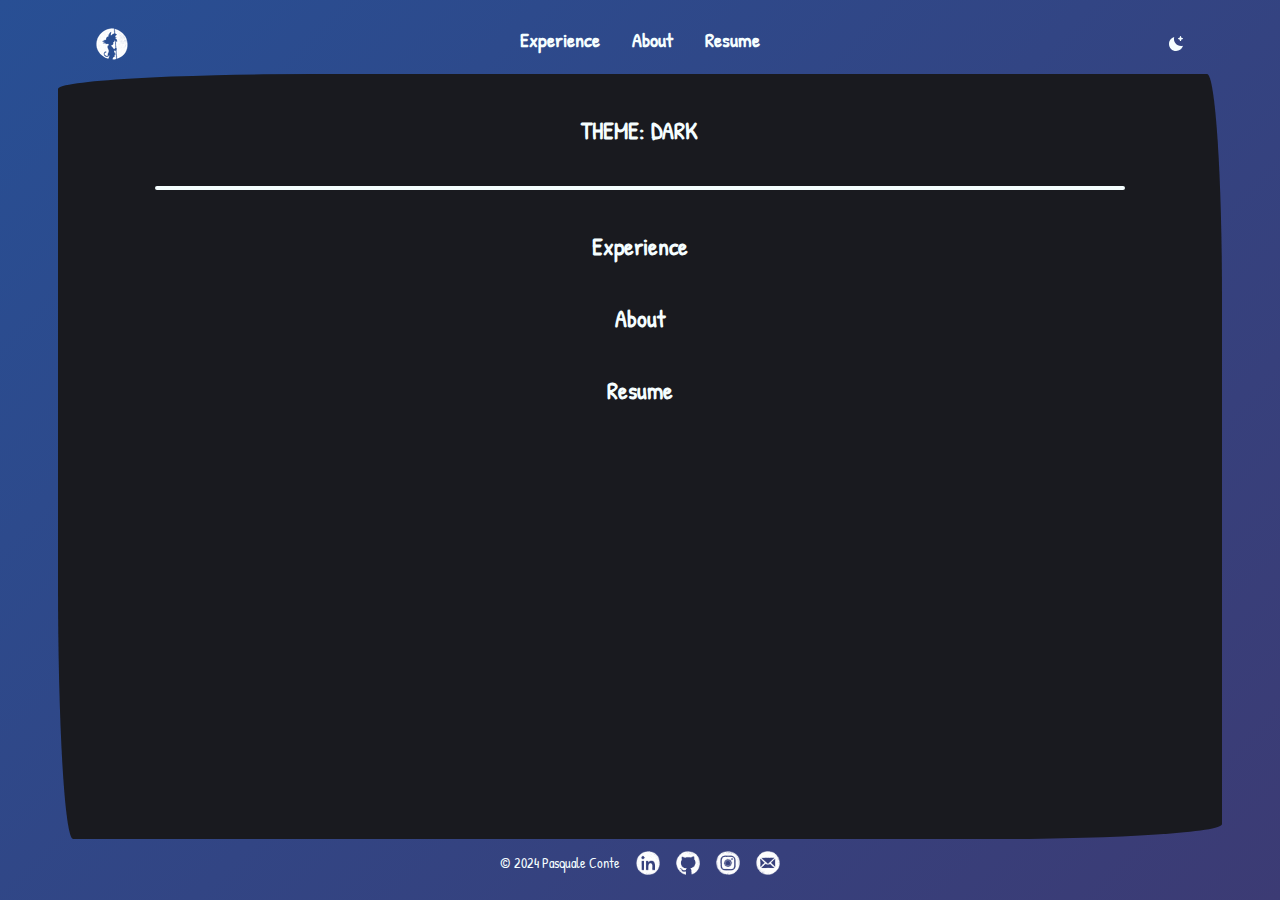
<file: menu/index.html>
<!DOCTYPE html><html><head><meta charset="utf-8">
<meta name="viewport" content="width=device-width, initial-scale=1">
<title>Pasquale Conte Resume</title>
<meta name="title" content="Pasquale Conte Resume">
<meta name="description" content="Software Engineer - Web Developer - Vue JS TS GO C#">
<meta name="og:title" content="Pasquale Conte Resume">
<meta name="og:url" content="https://contepas.github.io">
<meta name="og:description" content="Software Engineer - Web Developer - Vue JS TS GO C#">
<meta name="og:image" content="https://contepas.github.io/goku-og-img.png">
<meta name="og:type" content="website">
<meta name="og:site_name" content="Pasquale Conte Resume">
<script>console.log("%c Hi there!", "color:#8E86C0; font-size:16px;")</script>
<link rel="preload" as="fetch" crossorigin="anonymous" href="/menu/_payload.json?71877b0a-7ac9-4a37-8a57-e5c121dd4f0c">
<style>/*! tailwindcss v3.4.3 | MIT License | https://tailwindcss.com*/*,:after,:before{border:0 solid #e5e7eb;box-sizing:border-box}:after,:before{--tw-content:""}:host,html{line-height:1.5;-webkit-text-size-adjust:100%;font-family:Patrick Hand;font-feature-settings:normal;font-variation-settings:normal;tab-size:4;-webkit-tap-highlight-color:transparent}body{line-height:inherit;margin:0}hr{border-top-width:1px;color:inherit;height:0}abbr:where([title]){-webkit-text-decoration:underline dotted;text-decoration:underline dotted}h1,h2,h3,h4,h5,h6{font-size:inherit;font-weight:inherit}a{color:inherit;text-decoration:inherit}b,strong{font-weight:bolder}code,kbd,pre,samp{font-family:Patrick Hand;font-feature-settings:normal;font-size:1em;font-variation-settings:normal}small{font-size:80%}sub,sup{font-size:75%;line-height:0;position:relative;vertical-align:initial}sub{bottom:-.25em}sup{top:-.5em}table{border-collapse:collapse;border-color:inherit;text-indent:0}button,input,optgroup,select,textarea{color:inherit;font-family:inherit;font-feature-settings:inherit;font-size:100%;font-variation-settings:inherit;font-weight:inherit;letter-spacing:inherit;line-height:inherit;margin:0;padding:0}button,select{text-transform:none}button,input:where([type=button]),input:where([type=reset]),input:where([type=submit]){-webkit-appearance:button;background-color:initial;background-image:none}:-moz-focusring{outline:auto}:-moz-ui-invalid{box-shadow:none}progress{vertical-align:initial}::-webkit-inner-spin-button,::-webkit-outer-spin-button{height:auto}[type=search]{-webkit-appearance:textfield;outline-offset:-2px}::-webkit-search-decoration{-webkit-appearance:none}::-webkit-file-upload-button{-webkit-appearance:button;font:inherit}summary{display:list-item}blockquote,dd,dl,figure,h1,h2,h3,h4,h5,h6,hr,p,pre{margin:0}fieldset{margin:0}fieldset,legend{padding:0}menu,ol,ul{list-style:none;margin:0;padding:0}dialog{padding:0}textarea{resize:vertical}input::placeholder,textarea::placeholder{color:#9ca3af;opacity:1}[role=button],button{cursor:pointer}:disabled{cursor:default}audio,canvas,embed,iframe,img,object,svg,video{display:block;vertical-align:middle}img,video{height:auto;max-width:100%}[hidden]{display:none}*,::backdrop,:after,:before{--tw-border-spacing-x:0;--tw-border-spacing-y:0;--tw-translate-x:0;--tw-translate-y:0;--tw-rotate:0;--tw-skew-x:0;--tw-skew-y:0;--tw-scale-x:1;--tw-scale-y:1;--tw-pan-x: ;--tw-pan-y: ;--tw-pinch-zoom: ;--tw-scroll-snap-strictness:proximity;--tw-gradient-from-position: ;--tw-gradient-via-position: ;--tw-gradient-to-position: ;--tw-ordinal: ;--tw-slashed-zero: ;--tw-numeric-figure: ;--tw-numeric-spacing: ;--tw-numeric-fraction: ;--tw-ring-inset: ;--tw-ring-offset-width:0px;--tw-ring-offset-color:#fff;--tw-ring-color:#3b82f680;--tw-ring-offset-shadow:0 0 #0000;--tw-ring-shadow:0 0 #0000;--tw-shadow:0 0 #0000;--tw-shadow-colored:0 0 #0000;--tw-blur: ;--tw-brightness: ;--tw-contrast: ;--tw-grayscale: ;--tw-hue-rotate: ;--tw-invert: ;--tw-saturate: ;--tw-sepia: ;--tw-drop-shadow: ;--tw-backdrop-blur: ;--tw-backdrop-brightness: ;--tw-backdrop-contrast: ;--tw-backdrop-grayscale: ;--tw-backdrop-hue-rotate: ;--tw-backdrop-invert: ;--tw-backdrop-opacity: ;--tw-backdrop-saturate: ;--tw-backdrop-sepia: ;--tw-contain-size: ;--tw-contain-layout: ;--tw-contain-paint: ;--tw-contain-style: }.container{width:100%}@media (min-width:390px){.container{max-width:390px}}@media (min-width:640px){.container{max-width:640px}}@media (min-width:768px){.container{max-width:768px}}@media (min-width:1024px){.container{max-width:1024px}}@media (min-width:1280px){.container{max-width:1280px}}@media (min-width:1536px){.container{max-width:1536px}}.sr-only{height:1px;margin:-1px;overflow:hidden;padding:0;position:absolute;width:1px;clip:rect(0,0,0,0);border-width:0;white-space:nowrap}.absolute{position:absolute}.relative{position:relative}.z-0{z-index:0}.z-10{z-index:10}.float-right{float:right}.m-auto{margin:auto}.mx-auto{margin-left:auto;margin-right:auto}.my-auto{margin-bottom:auto;margin-top:auto}.mb-1{margin-bottom:.25rem}.ml-4{margin-left:1rem}.inline{display:inline}.flex{display:flex}.hidden{display:none}.h-2{height:.5rem}.h-6{height:1.5rem}.h-\[100dvh\]{height:100dvh}.h-\[calc\(100vh-15\%\)\]{height:calc(100vh - 15%)}.h-full{height:100%}.h-screen{height:100vh}.max-h-20{max-height:5rem}.max-h-\[80\%\]{max-height:80%}.w-6{width:1.5rem}.w-\[0px\]{width:0}.w-\[10\%\]{width:10%}.w-\[calc\(100\%-15\%\)\]{width:85%}.w-\[calc\(100\%-9\%\)\]{width:91%}.w-full{width:100%}.max-w-4xl{max-width:56rem}.max-w-\[1000px\]{max-width:1000px}.max-w-\[1200px\]{max-width:1200px}.max-w-\[400px\]{max-width:400px}.max-w-\[50\%\]{max-width:50%}.max-w-\[800px\]{max-width:800px}.max-w-\[90\%\]{max-width:90%}.flex-1{flex:1 1 0%}.rotate-180{--tw-rotate:180deg}.rotate-180,.rotate-90{transform:translate(var(--tw-translate-x),var(--tw-translate-y)) rotate(var(--tw-rotate)) skewX(var(--tw-skew-x)) skewY(var(--tw-skew-y)) scaleX(var(--tw-scale-x)) scaleY(var(--tw-scale-y))}.rotate-90{--tw-rotate:90deg}.scale-\[-1\]{--tw-scale-x:-1;--tw-scale-y:-1}.scale-\[-1\],.transform{transform:translate(var(--tw-translate-x),var(--tw-translate-y)) rotate(var(--tw-rotate)) skewX(var(--tw-skew-x)) skewY(var(--tw-skew-y)) scaleX(var(--tw-scale-x)) scaleY(var(--tw-scale-y))}.cursor-pointer{cursor:pointer}.flex-row{flex-direction:row}.flex-col{flex-direction:column}.flex-wrap{flex-wrap:wrap}.content-end{align-content:flex-end}.items-end{align-items:flex-end}.items-center{align-items:center}.justify-end{justify-content:flex-end}.justify-center{justify-content:center}.justify-between{justify-content:space-between}.gap-10{gap:2.5rem}.gap-4{gap:1rem}.gap-5{gap:1.25rem}.space-x-8>:not([hidden])~:not([hidden]){--tw-space-x-reverse:0;margin-left:calc(2rem*(1 - var(--tw-space-x-reverse)));margin-right:calc(2rem*var(--tw-space-x-reverse))}.space-y-4>:not([hidden])~:not([hidden]){--tw-space-y-reverse:0;margin-bottom:calc(1rem*var(--tw-space-y-reverse));margin-top:calc(1rem*(1 - var(--tw-space-y-reverse)))}.self-center{align-self:center}.overflow-hidden{overflow:hidden}.overflow-y-auto{overflow-y:auto}.overflow-x-hidden{overflow-x:hidden}.rounded-md{border-radius:.375rem}.rounded-xl{border-radius:.75rem}.border{border-width:1px}.border-4{border-width:4px}.border-paco-black{--tw-border-opacity:1;border-color:rgb(25 26 31/var(--tw-border-opacity))}.bg-paco-secondary{--tw-bg-opacity:1;background-color:rgb(134 188 234/var(--tw-bg-opacity))}.bg-paco-white-1{--tw-bg-opacity:1;background-color:rgb(245 254 255/var(--tw-bg-opacity))}.bg-transparent{background-color:initial}.fill-paco-white-1{fill:#f5feff}.p-5{padding:1.25rem}.px-3{padding-left:.75rem;padding-right:.75rem}.px-\[1\%\]{padding-left:1%;padding-right:1%}.px-\[5\%\]{padding-left:5%;padding-right:5%}.py-2{padding-bottom:.5rem;padding-top:.5rem}.py-\[8\%\]{padding-bottom:8%;padding-top:8%}.pb-1{padding-bottom:.25rem}.pb-2{padding-bottom:.5rem}.pb-3{padding-bottom:.75rem}.pb-4{padding-bottom:1rem}.pl-2{padding-left:.5rem}.pl-\[10\%\]{padding-left:10%}.pr-\[10\%\]{padding-right:10%}.pt-2{padding-top:.5rem}.pt-4{padding-top:1rem}.text-center{text-align:center}.text-end{text-align:end}.text-2xl{font-size:1.5rem;line-height:2rem}.text-3xl{font-size:1.875rem;line-height:2.25rem}.text-4xl{font-size:2.25rem;line-height:2.5rem}.text-7xl{font-size:4.5rem;line-height:1}.text-lg{font-size:1.125rem;line-height:1.75rem}.text-sm{font-size:.875rem;line-height:1.25rem}.text-xl{font-size:1.25rem;line-height:1.75rem}.font-bold{font-weight:700}.font-medium{font-weight:500}.uppercase{text-transform:uppercase}.capitalize{text-transform:capitalize}.text-paco-accent{--tw-text-opacity:1;color:rgb(142 134 192/var(--tw-text-opacity))}.text-paco-black{--tw-text-opacity:1;color:rgb(25 26 31/var(--tw-text-opacity))}.text-paco-secondary{--tw-text-opacity:1;color:rgb(134 188 234/var(--tw-text-opacity))}.text-paco-white-1{--tw-text-opacity:1;color:rgb(245 254 255/var(--tw-text-opacity))}.opacity-50{opacity:.5}.opacity-80{opacity:.8}.outline{outline-style:solid}.invert{--tw-invert:invert(100%);filter:var(--tw-blur) var(--tw-brightness) var(--tw-contrast) var(--tw-grayscale) var(--tw-hue-rotate) var(--tw-invert) var(--tw-saturate) var(--tw-sepia) var(--tw-drop-shadow)}.transition{transition-duration:.15s;transition-property:color,background-color,border-color,text-decoration-color,fill,stroke,opacity,box-shadow,transform,filter,-webkit-backdrop-filter;transition-property:color,background-color,border-color,text-decoration-color,fill,stroke,opacity,box-shadow,transform,filter,backdrop-filter;transition-property:color,background-color,border-color,text-decoration-color,fill,stroke,opacity,box-shadow,transform,filter,backdrop-filter,-webkit-backdrop-filter;transition-timing-function:cubic-bezier(.4,0,.2,1)}.ease-in{transition-timing-function:cubic-bezier(.4,0,1,1)}.hover\:text-paco-secondary:hover{--tw-text-opacity:1;color:rgb(134 188 234/var(--tw-text-opacity))}.hover\:opacity-100:hover{opacity:1}.dark\:block:is(.dark *){display:block}.dark\:hidden:is(.dark *){display:none}.dark\:border-paco-white-1:is(.dark *){--tw-border-opacity:1;border-color:rgb(245 254 255/var(--tw-border-opacity))}.dark\:bg-paco-black:is(.dark *){--tw-bg-opacity:1;background-color:rgb(25 26 31/var(--tw-bg-opacity))}.dark\:text-paco-white-1:is(.dark *),.dark\:text-paco-white-3:is(.dark *){--tw-text-opacity:1;color:rgb(245 254 255/var(--tw-text-opacity))}.dark\:invert-0:is(.dark *){--tw-invert:invert(0);filter:var(--tw-blur) var(--tw-brightness) var(--tw-contrast) var(--tw-grayscale) var(--tw-hue-rotate) var(--tw-invert) var(--tw-saturate) var(--tw-sepia) var(--tw-drop-shadow)}.dark\:hover\:text-paco-secondary:hover:is(.dark *){--tw-text-opacity:1;color:rgb(134 188 234/var(--tw-text-opacity))}@media (min-width:390px){.xs\:block{display:block}.xs\:hidden{display:none}.xs\:py-\[3\%\]{padding-bottom:3%;padding-top:3%}.xs\:pt-4{padding-top:1rem}.xs\:pt-\[6\%\]{padding-top:6%}.xs\:text-2xl{font-size:1.5rem;line-height:2rem}.xs\:text-3xl{font-size:1.875rem;line-height:2.25rem}.xs\:text-lg{font-size:1.125rem;line-height:1.75rem}}@media (min-width:768px){.md\:flex{display:flex}.md\:hidden{display:none}.md\:w-\[230px\]{width:230px}.md\:w-\[50\%\]{width:50%}.md\:max-w-\[80\%\]{max-width:80%}.md\:fill-paco-white-1{fill:#f5feff}.md\:py-10{padding-bottom:2.5rem;padding-top:2.5rem}.md\:pb-0{padding-bottom:0}.md\:pb-3{padding-bottom:.75rem}.md\:pt-0{padding-top:0}.md\:pt-10{padding-top:2.5rem}.md\:pt-3{padding-top:.75rem}.md\:pt-\[10\%\]{padding-top:10%}.md\:text-2xl{font-size:1.5rem;line-height:2rem}}@media (min-width:1024px){.lg\:max-w-\[50\%\]{max-width:50%}.lg\:flex-1{flex:1 1 0%}.lg\:flex-row{flex-direction:row}.lg\:items-start{align-items:flex-start}.lg\:justify-between{justify-content:space-between}.lg\:pt-\[15\%\]{padding-top:15%}.lg\:text-left{text-align:left}}</style>
<style>@font-face{font-family:Crimson Pro;font-style:italic;font-weight:200 700;src:url(/_nuxt/Crimson_Pro-200_700-1.BPV_4LoH.woff2) format("woff2");unicode-range:u+0102-0103,u+0110-0111,u+0128-0129,u+0168-0169,u+01a0-01a1,u+01af-01b0,u+0300-0301,u+0303-0304,u+0308-0309,u+0323,u+0329,u+1ea0-1ef9,u+20ab}@font-face{font-family:Crimson Pro;font-style:italic;font-weight:200 700;src:url(/_nuxt/Crimson_Pro-200_700-2.B121GQBM.woff2) format("woff2");unicode-range:u+0100-02af,u+0304,u+0308,u+0329,u+1e00-1e9f,u+1ef2-1eff,u+2020,u+20a0-20ab,u+20ad-20c0,u+2113,u+2c60-2c7f,u+a720-a7ff}@font-face{font-family:Crimson Pro;font-style:italic;font-weight:200 700;src:url(/_nuxt/Crimson_Pro-200_700-3.BBOD2Zfy.woff2) format("woff2");unicode-range:u+00??,u+0131,u+0152-0153,u+02bb-02bc,u+02c6,u+02da,u+02dc,u+0304,u+0308,u+0329,u+2000-206f,u+2074,u+20ac,u+2122,u+2191,u+2193,u+2212,u+2215,u+feff,u+fffd}@font-face{font-family:Crimson Pro;font-style:normal;font-weight:200 900;src:url(/_nuxt/Crimson_Pro-200_900-4.D0tPsNsA.woff2) format("woff2");unicode-range:u+0102-0103,u+0110-0111,u+0128-0129,u+0168-0169,u+01a0-01a1,u+01af-01b0,u+0300-0301,u+0303-0304,u+0308-0309,u+0323,u+0329,u+1ea0-1ef9,u+20ab}@font-face{font-family:Crimson Pro;font-style:normal;font-weight:200 900;src:url(/_nuxt/Crimson_Pro-200_900-5.Cwt_6OQM.woff2) format("woff2");unicode-range:u+0100-02af,u+0304,u+0308,u+0329,u+1e00-1e9f,u+1ef2-1eff,u+2020,u+20a0-20ab,u+20ad-20c0,u+2113,u+2c60-2c7f,u+a720-a7ff}@font-face{font-family:Crimson Pro;font-style:normal;font-weight:200 900;src:url(/_nuxt/Crimson_Pro-200_900-6.DZC5paAJ.woff2) format("woff2");unicode-range:u+00??,u+0131,u+0152-0153,u+02bb-02bc,u+02c6,u+02da,u+02dc,u+0304,u+0308,u+0329,u+2000-206f,u+2074,u+20ac,u+2122,u+2191,u+2193,u+2212,u+2215,u+feff,u+fffd}@font-face{font-family:Inter;font-style:normal;font-weight:200 700;src:url(/_nuxt/Inter-200_700-7.DIEz8p5i.woff2) format("woff2");unicode-range:u+0460-052f,u+1c80-1c88,u+20b4,u+2de0-2dff,u+a640-a69f,u+fe2e-fe2f}@font-face{font-family:Inter;font-style:normal;font-weight:200 700;src:url(/_nuxt/Inter-200_700-8.BmJJXa8e.woff2) format("woff2");unicode-range:u+0301,u+0400-045f,u+0490-0491,u+04b0-04b1,u+2116}@font-face{font-family:Inter;font-style:normal;font-weight:200 700;src:url(/_nuxt/Inter-200_700-9.D5AYLNiq.woff2) format("woff2");unicode-range:u+1f??}@font-face{font-family:Inter;font-style:normal;font-weight:200 700;src:url(/_nuxt/Inter-200_700-10.DyIDNIyN.woff2) format("woff2");unicode-range:u+0370-0377,u+037a-037f,u+0384-038a,u+038c,u+038e-03a1,u+03a3-03ff}@font-face{font-family:Inter;font-style:normal;font-weight:200 700;src:url(/_nuxt/Inter-200_700-11._GQuwPVU.woff2) format("woff2");unicode-range:u+0102-0103,u+0110-0111,u+0128-0129,u+0168-0169,u+01a0-01a1,u+01af-01b0,u+0300-0301,u+0303-0304,u+0308-0309,u+0323,u+0329,u+1ea0-1ef9,u+20ab}@font-face{font-family:Inter;font-style:normal;font-weight:200 700;src:url(/_nuxt/Inter-200_700-12.CN1pIXkb.woff2) format("woff2");unicode-range:u+0100-02af,u+0304,u+0308,u+0329,u+1e00-1e9f,u+1ef2-1eff,u+2020,u+20a0-20ab,u+20ad-20c0,u+2113,u+2c60-2c7f,u+a720-a7ff}@font-face{font-family:Inter;font-style:normal;font-weight:200 700;src:url(/_nuxt/Inter-200_700-13.BgVq2Tq4.woff2) format("woff2");unicode-range:u+00??,u+0131,u+0152-0153,u+02bb-02bc,u+02c6,u+02da,u+02dc,u+0304,u+0308,u+0329,u+2000-206f,u+2074,u+20ac,u+2122,u+2191,u+2193,u+2212,u+2215,u+feff,u+fffd}@font-face{font-family:Lato;font-style:normal;font-weight:100;src:url(/_nuxt/Lato-100-14.DCnLPYms.woff2) format("woff2");unicode-range:u+0100-02af,u+0304,u+0308,u+0329,u+1e00-1e9f,u+1ef2-1eff,u+2020,u+20a0-20ab,u+20ad-20c0,u+2113,u+2c60-2c7f,u+a720-a7ff}@font-face{font-family:Lato;font-style:normal;font-weight:100;src:url(/_nuxt/Lato-100-15.Dw0I1B7H.woff2) format("woff2");unicode-range:u+00??,u+0131,u+0152-0153,u+02bb-02bc,u+02c6,u+02da,u+02dc,u+0304,u+0308,u+0329,u+2000-206f,u+2074,u+20ac,u+2122,u+2191,u+2193,u+2212,u+2215,u+feff,u+fffd}@font-face{font-family:Lato;font-style:normal;font-weight:300;src:url(/_nuxt/Lato-300-16.BWm3ECDp.woff2) format("woff2");unicode-range:u+0100-02af,u+0304,u+0308,u+0329,u+1e00-1e9f,u+1ef2-1eff,u+2020,u+20a0-20ab,u+20ad-20c0,u+2113,u+2c60-2c7f,u+a720-a7ff}@font-face{font-family:Lato;font-style:normal;font-weight:300;src:url(/_nuxt/Lato-300-17.BP2wSCML.woff2) format("woff2");unicode-range:u+00??,u+0131,u+0152-0153,u+02bb-02bc,u+02c6,u+02da,u+02dc,u+0304,u+0308,u+0329,u+2000-206f,u+2074,u+20ac,u+2122,u+2191,u+2193,u+2212,u+2215,u+feff,u+fffd}@font-face{font-family:Patrick Hand;font-style:normal;font-weight:400;src:url(/_nuxt/Patrick_Hand-400-18.C6ySP1nI.woff2) format("woff2");unicode-range:u+0102-0103,u+0110-0111,u+0128-0129,u+0168-0169,u+01a0-01a1,u+01af-01b0,u+0300-0301,u+0303-0304,u+0308-0309,u+0323,u+0329,u+1ea0-1ef9,u+20ab}@font-face{font-family:Patrick Hand;font-style:normal;font-weight:400;src:url(/_nuxt/Patrick_Hand-400-19.DK_vwKOo.woff2) format("woff2");unicode-range:u+0100-02af,u+0304,u+0308,u+0329,u+1e00-1e9f,u+1ef2-1eff,u+2020,u+20a0-20ab,u+20ad-20c0,u+2113,u+2c60-2c7f,u+a720-a7ff}@font-face{font-family:Patrick Hand;font-style:normal;font-weight:400;src:url(/_nuxt/Patrick_Hand-400-20.C0o9_-Bw.woff2) format("woff2");unicode-range:u+00??,u+0131,u+0152-0153,u+02bb-02bc,u+02c6,u+02da,u+02dc,u+0304,u+0308,u+0329,u+2000-206f,u+2074,u+20ac,u+2122,u+2191,u+2193,u+2212,u+2215,u+feff,u+fffd}@font-face{font-family:Raleway;font-style:italic;font-weight:100;src:url(/_nuxt/Raleway-100-21.BqFD6ffQ.woff2) format("woff2");unicode-range:u+0460-052f,u+1c80-1c88,u+20b4,u+2de0-2dff,u+a640-a69f,u+fe2e-fe2f}@font-face{font-family:Raleway;font-style:italic;font-weight:100;src:url(/_nuxt/Raleway-100-22.m3Az-7vC.woff2) format("woff2");unicode-range:u+0301,u+0400-045f,u+0490-0491,u+04b0-04b1,u+2116}@font-face{font-family:Raleway;font-style:italic;font-weight:100;src:url(/_nuxt/Raleway-100-23.ChgmYnua.woff2) format("woff2");unicode-range:u+0102-0103,u+0110-0111,u+0128-0129,u+0168-0169,u+01a0-01a1,u+01af-01b0,u+0300-0301,u+0303-0304,u+0308-0309,u+0323,u+0329,u+1ea0-1ef9,u+20ab}@font-face{font-family:Raleway;font-style:italic;font-weight:100;src:url(/_nuxt/Raleway-100-24.ucPQhpon.woff2) format("woff2");unicode-range:u+0100-02af,u+0304,u+0308,u+0329,u+1e00-1e9f,u+1ef2-1eff,u+2020,u+20a0-20ab,u+20ad-20c0,u+2113,u+2c60-2c7f,u+a720-a7ff}@font-face{font-family:Raleway;font-style:italic;font-weight:100;src:url(/_nuxt/Raleway-100-25.D00sJPWW.woff2) format("woff2");unicode-range:u+00??,u+0131,u+0152-0153,u+02bb-02bc,u+02c6,u+02da,u+02dc,u+0304,u+0308,u+0329,u+2000-206f,u+2074,u+20ac,u+2122,u+2191,u+2193,u+2212,u+2215,u+feff,u+fffd}@font-face{font-family:Raleway;font-style:normal;font-weight:100;src:url(/_nuxt/Raleway-100-26.Dc5xu4We.woff2) format("woff2");unicode-range:u+0460-052f,u+1c80-1c88,u+20b4,u+2de0-2dff,u+a640-a69f,u+fe2e-fe2f}@font-face{font-family:Raleway;font-style:normal;font-weight:100;src:url(/_nuxt/Raleway-100-27.CqKTn0sv.woff2) format("woff2");unicode-range:u+0301,u+0400-045f,u+0490-0491,u+04b0-04b1,u+2116}@font-face{font-family:Raleway;font-style:normal;font-weight:100;src:url(/_nuxt/Raleway-100-28.wikBsL6_.woff2) format("woff2");unicode-range:u+0102-0103,u+0110-0111,u+0128-0129,u+0168-0169,u+01a0-01a1,u+01af-01b0,u+0300-0301,u+0303-0304,u+0308-0309,u+0323,u+0329,u+1ea0-1ef9,u+20ab}@font-face{font-family:Raleway;font-style:normal;font-weight:100;src:url(/_nuxt/Raleway-100-29.Dm8rnUUK.woff2) format("woff2");unicode-range:u+0100-02af,u+0304,u+0308,u+0329,u+1e00-1e9f,u+1ef2-1eff,u+2020,u+20a0-20ab,u+20ad-20c0,u+2113,u+2c60-2c7f,u+a720-a7ff}@font-face{font-family:Raleway;font-style:normal;font-weight:100;src:url(/_nuxt/Raleway-100-30.B0Bc4KU0.woff2) format("woff2");unicode-range:u+00??,u+0131,u+0152-0153,u+02bb-02bc,u+02c6,u+02da,u+02dc,u+0304,u+0308,u+0329,u+2000-206f,u+2074,u+20ac,u+2122,u+2191,u+2193,u+2212,u+2215,u+feff,u+fffd}@font-face{font-family:Raleway;font-style:normal;font-weight:400;src:url(/_nuxt/Raleway-100-26.Dc5xu4We.woff2) format("woff2");unicode-range:u+0460-052f,u+1c80-1c88,u+20b4,u+2de0-2dff,u+a640-a69f,u+fe2e-fe2f}@font-face{font-family:Raleway;font-style:normal;font-weight:400;src:url(/_nuxt/Raleway-100-27.CqKTn0sv.woff2) format("woff2");unicode-range:u+0301,u+0400-045f,u+0490-0491,u+04b0-04b1,u+2116}@font-face{font-family:Raleway;font-style:normal;font-weight:400;src:url(/_nuxt/Raleway-100-28.wikBsL6_.woff2) format("woff2");unicode-range:u+0102-0103,u+0110-0111,u+0128-0129,u+0168-0169,u+01a0-01a1,u+01af-01b0,u+0300-0301,u+0303-0304,u+0308-0309,u+0323,u+0329,u+1ea0-1ef9,u+20ab}@font-face{font-family:Raleway;font-style:normal;font-weight:400;src:url(/_nuxt/Raleway-100-29.Dm8rnUUK.woff2) format("woff2");unicode-range:u+0100-02af,u+0304,u+0308,u+0329,u+1e00-1e9f,u+1ef2-1eff,u+2020,u+20a0-20ab,u+20ad-20c0,u+2113,u+2c60-2c7f,u+a720-a7ff}@font-face{font-family:Raleway;font-style:normal;font-weight:400;src:url(/_nuxt/Raleway-100-30.B0Bc4KU0.woff2) format("woff2");unicode-range:u+00??,u+0131,u+0152-0153,u+02bb-02bc,u+02c6,u+02da,u+02dc,u+0304,u+0308,u+0329,u+2000-206f,u+2074,u+20ac,u+2122,u+2191,u+2193,u+2212,u+2215,u+feff,u+fffd}@font-face{font-family:Roboto;font-style:normal;font-weight:400;src:url(/_nuxt/Roboto-400-36.DORK9bGA.woff2) format("woff2");unicode-range:u+0460-052f,u+1c80-1c88,u+20b4,u+2de0-2dff,u+a640-a69f,u+fe2e-fe2f}@font-face{font-family:Roboto;font-style:normal;font-weight:400;src:url(/_nuxt/Roboto-400-37.DVDTZtmW.woff2) format("woff2");unicode-range:u+0301,u+0400-045f,u+0490-0491,u+04b0-04b1,u+2116}@font-face{font-family:Roboto;font-style:normal;font-weight:400;src:url("[data-uri]") format("woff2");unicode-range:u+1f??}@font-face{font-family:Roboto;font-style:normal;font-weight:400;src:url(/_nuxt/Roboto-400-39.BRWHCUYo.woff2) format("woff2");unicode-range:u+0370-0377,u+037a-037f,u+0384-038a,u+038c,u+038e-03a1,u+03a3-03ff}@font-face{font-family:Roboto;font-style:normal;font-weight:400;src:url(/_nuxt/Roboto-400-40.kCRe3VZk.woff2) format("woff2");unicode-range:u+0102-0103,u+0110-0111,u+0128-0129,u+0168-0169,u+01a0-01a1,u+01af-01b0,u+0300-0301,u+0303-0304,u+0308-0309,u+0323,u+0329,u+1ea0-1ef9,u+20ab}@font-face{font-family:Roboto;font-style:normal;font-weight:400;src:url(/_nuxt/Roboto-400-41.4bLplyDh.woff2) format("woff2");unicode-range:u+0100-02af,u+0304,u+0308,u+0329,u+1e00-1e9f,u+1ef2-1eff,u+2020,u+20a0-20ab,u+20ad-20c0,u+2113,u+2c60-2c7f,u+a720-a7ff}@font-face{font-family:Roboto;font-style:normal;font-weight:400;src:url(/_nuxt/Roboto-400-42.mTIRXP6Y.woff2) format("woff2");unicode-range:u+00??,u+0131,u+0152-0153,u+02bb-02bc,u+02c6,u+02da,u+02dc,u+0304,u+0308,u+0329,u+2000-206f,u+2074,u+20ac,u+2122,u+2191,u+2193,u+2212,u+2215,u+feff,u+fffd}</style>
<style>*,:after,:before{box-sizing:inherit}html{box-sizing:border-box}.page-enter-active,.page-leave-active{transition-behavior:allow-discrete;transition-duration:.35s;transition-property:opacity}page-enter-active{transition-timing-function:ease-in}page-leave-active{transition-timing-function:ease-out}.page-enter-from,.page-leave-to{opacity:0}</style>
<style>.border-handwriting[data-v-6d457b91]{border-radius:255px 15px 225px 15px/15px 225px 15px 255px}#one[data-v-6d457b91]{border:5px solid #ae0404}#two[data-v-6d457b91]{border:5px dotted #ae0404}#three[data-v-6d457b91]{border:5px dashed #ae0404}</style>
<style>.scrollbar-hide[data-v-0fefce32]::-webkit-scrollbar{display:none}.scrollbar-hide[data-v-0fefce32]{-ms-overflow-style:none;scrollbar-width:none}.borders-handwritten[data-v-0fefce32]{border-radius:255px 15px 225px 15px/15px 225px 15px 255px}.sfondo[data-v-0fefce32]{background:#284f94;background:linear-gradient(135deg,#284f94,#3c3b74)}</style>
<style>.nav-enter-active[data-v-47638fbe],.nav-leave-active[data-v-47638fbe]{transition-behavior:allow-discrete;transition-duration:.35s;transition-property:opacity scale}nav-enter-active[data-v-47638fbe]{transition-timing-function:ease-in}nav-leave-active[data-v-47638fbe]{transition-timing-function:ease-out}.nav-enter-from[data-v-47638fbe],.nav-leave-to[data-v-47638fbe]{opacity:0;transform:scale(0)}</style>
<link rel="stylesheet" href="/_nuxt/entry.CP1MaDbM.css">
<link rel="modulepreload" as="script" crossorigin href="/_nuxt/Cq2SFSA2.js">
<link rel="modulepreload" as="script" crossorigin href="/_nuxt/C5bOzqqv.js">
<link rel="modulepreload" as="script" crossorigin href="/_nuxt/CZLcTnfg.js">
<link rel="modulepreload" as="script" crossorigin href="/_nuxt/Br0q9yz9.js">
<link rel="modulepreload" as="script" crossorigin href="/_nuxt/D3Smut5Y.js">
<link rel="modulepreload" as="script" crossorigin href="/_nuxt/BB5SYacx.js">
<link rel="modulepreload" as="script" crossorigin href="/_nuxt/oaCBZZyI.js">
<link rel="modulepreload" as="script" crossorigin href="/_nuxt/DsTZiEN4.js">
<script type="module" src="/_nuxt/Cq2SFSA2.js" crossorigin></script><script>"use strict";(()=>{const a=window,e=document.documentElement,c=window.localStorage,d=["dark","light"],n=c&&c.getItem&&c.getItem("nuxt-color-mode")||"dark";let l=n==="system"?f():n;const i=e.getAttribute("data-color-mode-forced");i&&(l=i),r(l),a["__NUXT_COLOR_MODE__"]={preference:n,value:l,getColorScheme:f,addColorScheme:r,removeColorScheme:u};function r(o){const t=""+o+"",s="";e.classList?e.classList.add(t):e.className+=" "+t,s&&e.setAttribute("data-"+s,o)}function u(o){const t=""+o+"",s="";e.classList?e.classList.remove(t):e.className=e.className.replace(new RegExp(t,"g"),""),s&&e.removeAttribute("data-"+s)}function m(o){return a.matchMedia("(prefers-color-scheme"+o+")")}function f(){if(a.matchMedia&&m("").media!=="not all"){for(const o of d)if(m(":"+o).matches)return o}return"dark"}})();
</script></head><body  class="test"><div id="__nuxt"><div class="sfondo flex h-[100dvh] flex-col items-center justify-center overflow-hidden" data-v-0fefce32><nav class="flex items-center justify-between w-[calc(100%-15%)] pb-1 pt-2 md:pb-3 md:pt-0" data-v-0fefce32 data-v-47638fbe><div class="flex flex-1" data-v-47638fbe><a href="/" class="cursor-pointer" data-v-47638fbe><img onerror="this.setAttribute(&#39;data-error&#39;, 1)" width="32" data-nuxt-img srcset="/_ipx/w_32/goku.png 1x, /_ipx/w_64/goku.png 2x" style="height:100%;" src="/_ipx/w_32/goku.png" data-v-47638fbe></a></div><span data-v-47638fbe></span></nav><div class="borders-handwritten flex h-[calc(100vh-15%)] w-[calc(100%-9%)] flex-col justify-center overflow-hidden bg-paco-white-1 dark:bg-paco-black" data-v-0fefce32><main id="blackboard" class="scrollbar-hide relative flex h-full flex-row overflow-y-auto overflow-x-hidden" data-v-0fefce32><div class="w-[10%]" data-v-0fefce32><!----></div><div class="relative flex h-full w-full justify-center py-[8%] md:py-10" data-v-0fefce32><!--[--><div class="flex w-full flex-col items-end gap-4"><ul class="flex w-full flex-col gap-10 text-center font-bold"><li class="cursor-pointer bg-transparent text-2xl uppercase text-paco-black dark:text-paco-white-1"> Theme: dark</li><hr class="rounded-xl border-paco-black dark:border-paco-white-1" style="border-width:2px;"><!--[--><li><a aria-current="page" href="/experience/1" class="cursor-pointe bg-transparent text-2xl text-paco-black dark:text-paco-white-1">Experience</a></li><li><a aria-current="page" href="/about" class="cursor-pointe bg-transparent text-2xl text-paco-black dark:text-paco-white-1">About</a></li><li><a aria-current="page" href="/resume" class="cursor-pointe bg-transparent text-2xl text-paco-black dark:text-paco-white-1">Resume</a></li><!--]--></ul></div><!--]--></div><div class="w-[10%]" data-v-0fefce32><!----></div></main></div><footer class="flex items-center justify-center pb-3 pt-2 md:pb-0 md:pt-3" data-v-0fefce32><p class="text-sm text-paco-white-1" data-v-0fefce32>© 2024 Pasquale Conte</p><a class="cursor-pointer" data-v-0fefce32><img onerror="this.setAttribute(&#39;data-error&#39;, 1)" alt="linkedin" data-nuxt-img srcset="/_ipx/_/linkedin.png 1x, /_ipx/_/linkedin.png 2x" src="/_ipx/_/linkedin.png" class="ml-4 h-6 w-6" data-v-0fefce32></a><a class="cursor-pointer" data-v-0fefce32><img onerror="this.setAttribute(&#39;data-error&#39;, 1)" alt="github" data-nuxt-img srcset="/_ipx/_/github.png 1x, /_ipx/_/github.png 2x" src="/_ipx/_/github.png" class="ml-4 h-6 w-6" data-v-0fefce32></a><a class="cursor-pointer" data-v-0fefce32><img onerror="this.setAttribute(&#39;data-error&#39;, 1)" alt="instagram" data-nuxt-img srcset="/_ipx/_/instagram.png 1x, /_ipx/_/instagram.png 2x" src="/_ipx/_/instagram.png" class="ml-4 h-6 w-6" data-v-0fefce32></a><a class="cursor-pointer" data-v-0fefce32><img onerror="this.setAttribute(&#39;data-error&#39;, 1)" alt="email" data-nuxt-img srcset="/_ipx/_/email.png 1x, /_ipx/_/email.png 2x" src="/_ipx/_/email.png" class="ml-4 h-6 w-6" data-v-0fefce32></a></footer></div></div><div id="teleports"></div><script type="application/json" id="__NUXT_DATA__" data-ssr="true" data-src="/menu/_payload.json?71877b0a-7ac9-4a37-8a57-e5c121dd4f0c">[{"state":1,"once":7,"_errors":9,"serverRendered":5,"path":11,"pinia":12,"prerenderedAt":18},["Reactive",2],{"$scolor-mode":3},{"preference":4,"value":4,"unknown":5,"forced":6},"dark",true,false,["Reactive",8],["Set"],["Reactive",10],{},"/menu",["Reactive",13],{"internalNavigation":14},{"canGoNext":15,"canGoBack":17},["EmptyRef",16],"false",["EmptyRef",16],1719946313139]</script>
<script>window.__NUXT__={};window.__NUXT__.config={public:{},app:{baseURL:"/",buildAssetsDir:"/_nuxt/",cdnURL:""}}</script></body></html>
</file>
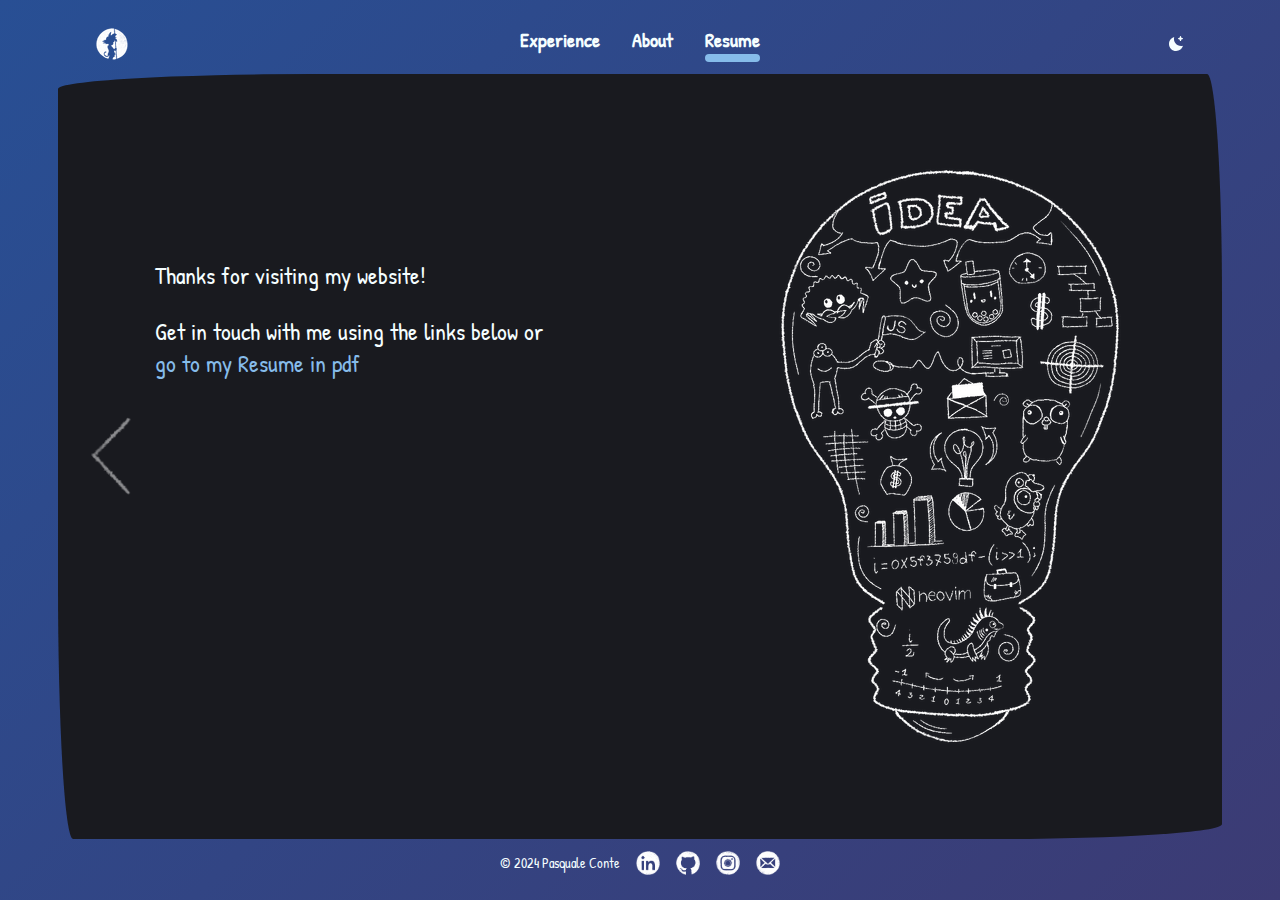
<file: resume/index.html>
<!DOCTYPE html><html><head><meta charset="utf-8">
<meta name="viewport" content="width=device-width, initial-scale=1">
<title>Pasquale Conte Resume</title>
<meta name="title" content="Pasquale Conte Resume">
<meta name="description" content="Software Engineer - Web Developer - Vue JS TS GO C#">
<meta name="og:title" content="Pasquale Conte Resume">
<meta name="og:url" content="https://contepas.github.io">
<meta name="og:description" content="Software Engineer - Web Developer - Vue JS TS GO C#">
<meta name="og:image" content="https://contepas.github.io/goku-og-img.png">
<meta name="og:type" content="website">
<meta name="og:site_name" content="Pasquale Conte Resume">
<script>console.log("%c Hi there!", "color:#8E86C0; font-size:16px;")</script>
<link rel="preload" as="fetch" crossorigin="anonymous" href="/resume/_payload.json?71877b0a-7ac9-4a37-8a57-e5c121dd4f0c">
<style>/*! tailwindcss v3.4.3 | MIT License | https://tailwindcss.com*/*,:after,:before{border:0 solid #e5e7eb;box-sizing:border-box}:after,:before{--tw-content:""}:host,html{line-height:1.5;-webkit-text-size-adjust:100%;font-family:Patrick Hand;font-feature-settings:normal;font-variation-settings:normal;tab-size:4;-webkit-tap-highlight-color:transparent}body{line-height:inherit;margin:0}hr{border-top-width:1px;color:inherit;height:0}abbr:where([title]){-webkit-text-decoration:underline dotted;text-decoration:underline dotted}h1,h2,h3,h4,h5,h6{font-size:inherit;font-weight:inherit}a{color:inherit;text-decoration:inherit}b,strong{font-weight:bolder}code,kbd,pre,samp{font-family:Patrick Hand;font-feature-settings:normal;font-size:1em;font-variation-settings:normal}small{font-size:80%}sub,sup{font-size:75%;line-height:0;position:relative;vertical-align:initial}sub{bottom:-.25em}sup{top:-.5em}table{border-collapse:collapse;border-color:inherit;text-indent:0}button,input,optgroup,select,textarea{color:inherit;font-family:inherit;font-feature-settings:inherit;font-size:100%;font-variation-settings:inherit;font-weight:inherit;letter-spacing:inherit;line-height:inherit;margin:0;padding:0}button,select{text-transform:none}button,input:where([type=button]),input:where([type=reset]),input:where([type=submit]){-webkit-appearance:button;background-color:initial;background-image:none}:-moz-focusring{outline:auto}:-moz-ui-invalid{box-shadow:none}progress{vertical-align:initial}::-webkit-inner-spin-button,::-webkit-outer-spin-button{height:auto}[type=search]{-webkit-appearance:textfield;outline-offset:-2px}::-webkit-search-decoration{-webkit-appearance:none}::-webkit-file-upload-button{-webkit-appearance:button;font:inherit}summary{display:list-item}blockquote,dd,dl,figure,h1,h2,h3,h4,h5,h6,hr,p,pre{margin:0}fieldset{margin:0}fieldset,legend{padding:0}menu,ol,ul{list-style:none;margin:0;padding:0}dialog{padding:0}textarea{resize:vertical}input::placeholder,textarea::placeholder{color:#9ca3af;opacity:1}[role=button],button{cursor:pointer}:disabled{cursor:default}audio,canvas,embed,iframe,img,object,svg,video{display:block;vertical-align:middle}img,video{height:auto;max-width:100%}[hidden]{display:none}*,::backdrop,:after,:before{--tw-border-spacing-x:0;--tw-border-spacing-y:0;--tw-translate-x:0;--tw-translate-y:0;--tw-rotate:0;--tw-skew-x:0;--tw-skew-y:0;--tw-scale-x:1;--tw-scale-y:1;--tw-pan-x: ;--tw-pan-y: ;--tw-pinch-zoom: ;--tw-scroll-snap-strictness:proximity;--tw-gradient-from-position: ;--tw-gradient-via-position: ;--tw-gradient-to-position: ;--tw-ordinal: ;--tw-slashed-zero: ;--tw-numeric-figure: ;--tw-numeric-spacing: ;--tw-numeric-fraction: ;--tw-ring-inset: ;--tw-ring-offset-width:0px;--tw-ring-offset-color:#fff;--tw-ring-color:#3b82f680;--tw-ring-offset-shadow:0 0 #0000;--tw-ring-shadow:0 0 #0000;--tw-shadow:0 0 #0000;--tw-shadow-colored:0 0 #0000;--tw-blur: ;--tw-brightness: ;--tw-contrast: ;--tw-grayscale: ;--tw-hue-rotate: ;--tw-invert: ;--tw-saturate: ;--tw-sepia: ;--tw-drop-shadow: ;--tw-backdrop-blur: ;--tw-backdrop-brightness: ;--tw-backdrop-contrast: ;--tw-backdrop-grayscale: ;--tw-backdrop-hue-rotate: ;--tw-backdrop-invert: ;--tw-backdrop-opacity: ;--tw-backdrop-saturate: ;--tw-backdrop-sepia: ;--tw-contain-size: ;--tw-contain-layout: ;--tw-contain-paint: ;--tw-contain-style: }.container{width:100%}@media (min-width:390px){.container{max-width:390px}}@media (min-width:640px){.container{max-width:640px}}@media (min-width:768px){.container{max-width:768px}}@media (min-width:1024px){.container{max-width:1024px}}@media (min-width:1280px){.container{max-width:1280px}}@media (min-width:1536px){.container{max-width:1536px}}.sr-only{height:1px;margin:-1px;overflow:hidden;padding:0;position:absolute;width:1px;clip:rect(0,0,0,0);border-width:0;white-space:nowrap}.absolute{position:absolute}.relative{position:relative}.z-0{z-index:0}.z-10{z-index:10}.float-right{float:right}.m-auto{margin:auto}.mx-auto{margin-left:auto;margin-right:auto}.my-auto{margin-bottom:auto;margin-top:auto}.mb-1{margin-bottom:.25rem}.ml-4{margin-left:1rem}.inline{display:inline}.flex{display:flex}.hidden{display:none}.h-2{height:.5rem}.h-6{height:1.5rem}.h-\[100dvh\]{height:100dvh}.h-\[calc\(100vh-15\%\)\]{height:calc(100vh - 15%)}.h-full{height:100%}.h-screen{height:100vh}.max-h-20{max-height:5rem}.max-h-\[80\%\]{max-height:80%}.w-6{width:1.5rem}.w-\[0px\]{width:0}.w-\[10\%\]{width:10%}.w-\[calc\(100\%-15\%\)\]{width:85%}.w-\[calc\(100\%-9\%\)\]{width:91%}.w-full{width:100%}.max-w-4xl{max-width:56rem}.max-w-\[1000px\]{max-width:1000px}.max-w-\[1200px\]{max-width:1200px}.max-w-\[400px\]{max-width:400px}.max-w-\[50\%\]{max-width:50%}.max-w-\[800px\]{max-width:800px}.max-w-\[90\%\]{max-width:90%}.flex-1{flex:1 1 0%}.rotate-180{--tw-rotate:180deg}.rotate-180,.rotate-90{transform:translate(var(--tw-translate-x),var(--tw-translate-y)) rotate(var(--tw-rotate)) skewX(var(--tw-skew-x)) skewY(var(--tw-skew-y)) scaleX(var(--tw-scale-x)) scaleY(var(--tw-scale-y))}.rotate-90{--tw-rotate:90deg}.scale-\[-1\]{--tw-scale-x:-1;--tw-scale-y:-1}.scale-\[-1\],.transform{transform:translate(var(--tw-translate-x),var(--tw-translate-y)) rotate(var(--tw-rotate)) skewX(var(--tw-skew-x)) skewY(var(--tw-skew-y)) scaleX(var(--tw-scale-x)) scaleY(var(--tw-scale-y))}.cursor-pointer{cursor:pointer}.flex-row{flex-direction:row}.flex-col{flex-direction:column}.flex-wrap{flex-wrap:wrap}.content-end{align-content:flex-end}.items-end{align-items:flex-end}.items-center{align-items:center}.justify-end{justify-content:flex-end}.justify-center{justify-content:center}.justify-between{justify-content:space-between}.gap-10{gap:2.5rem}.gap-4{gap:1rem}.gap-5{gap:1.25rem}.space-x-8>:not([hidden])~:not([hidden]){--tw-space-x-reverse:0;margin-left:calc(2rem*(1 - var(--tw-space-x-reverse)));margin-right:calc(2rem*var(--tw-space-x-reverse))}.space-y-4>:not([hidden])~:not([hidden]){--tw-space-y-reverse:0;margin-bottom:calc(1rem*var(--tw-space-y-reverse));margin-top:calc(1rem*(1 - var(--tw-space-y-reverse)))}.self-center{align-self:center}.overflow-hidden{overflow:hidden}.overflow-y-auto{overflow-y:auto}.overflow-x-hidden{overflow-x:hidden}.rounded-md{border-radius:.375rem}.rounded-xl{border-radius:.75rem}.border{border-width:1px}.border-4{border-width:4px}.border-paco-black{--tw-border-opacity:1;border-color:rgb(25 26 31/var(--tw-border-opacity))}.bg-paco-secondary{--tw-bg-opacity:1;background-color:rgb(134 188 234/var(--tw-bg-opacity))}.bg-paco-white-1{--tw-bg-opacity:1;background-color:rgb(245 254 255/var(--tw-bg-opacity))}.bg-transparent{background-color:initial}.fill-paco-white-1{fill:#f5feff}.p-5{padding:1.25rem}.px-3{padding-left:.75rem;padding-right:.75rem}.px-\[1\%\]{padding-left:1%;padding-right:1%}.px-\[5\%\]{padding-left:5%;padding-right:5%}.py-2{padding-bottom:.5rem;padding-top:.5rem}.py-\[8\%\]{padding-bottom:8%;padding-top:8%}.pb-1{padding-bottom:.25rem}.pb-2{padding-bottom:.5rem}.pb-3{padding-bottom:.75rem}.pb-4{padding-bottom:1rem}.pl-2{padding-left:.5rem}.pl-\[10\%\]{padding-left:10%}.pr-\[10\%\]{padding-right:10%}.pt-2{padding-top:.5rem}.pt-4{padding-top:1rem}.text-center{text-align:center}.text-end{text-align:end}.text-2xl{font-size:1.5rem;line-height:2rem}.text-3xl{font-size:1.875rem;line-height:2.25rem}.text-4xl{font-size:2.25rem;line-height:2.5rem}.text-7xl{font-size:4.5rem;line-height:1}.text-lg{font-size:1.125rem;line-height:1.75rem}.text-sm{font-size:.875rem;line-height:1.25rem}.text-xl{font-size:1.25rem;line-height:1.75rem}.font-bold{font-weight:700}.font-medium{font-weight:500}.uppercase{text-transform:uppercase}.capitalize{text-transform:capitalize}.text-paco-accent{--tw-text-opacity:1;color:rgb(142 134 192/var(--tw-text-opacity))}.text-paco-black{--tw-text-opacity:1;color:rgb(25 26 31/var(--tw-text-opacity))}.text-paco-secondary{--tw-text-opacity:1;color:rgb(134 188 234/var(--tw-text-opacity))}.text-paco-white-1{--tw-text-opacity:1;color:rgb(245 254 255/var(--tw-text-opacity))}.opacity-50{opacity:.5}.opacity-80{opacity:.8}.outline{outline-style:solid}.invert{--tw-invert:invert(100%);filter:var(--tw-blur) var(--tw-brightness) var(--tw-contrast) var(--tw-grayscale) var(--tw-hue-rotate) var(--tw-invert) var(--tw-saturate) var(--tw-sepia) var(--tw-drop-shadow)}.transition{transition-duration:.15s;transition-property:color,background-color,border-color,text-decoration-color,fill,stroke,opacity,box-shadow,transform,filter,-webkit-backdrop-filter;transition-property:color,background-color,border-color,text-decoration-color,fill,stroke,opacity,box-shadow,transform,filter,backdrop-filter;transition-property:color,background-color,border-color,text-decoration-color,fill,stroke,opacity,box-shadow,transform,filter,backdrop-filter,-webkit-backdrop-filter;transition-timing-function:cubic-bezier(.4,0,.2,1)}.ease-in{transition-timing-function:cubic-bezier(.4,0,1,1)}.hover\:text-paco-secondary:hover{--tw-text-opacity:1;color:rgb(134 188 234/var(--tw-text-opacity))}.hover\:opacity-100:hover{opacity:1}.dark\:block:is(.dark *){display:block}.dark\:hidden:is(.dark *){display:none}.dark\:border-paco-white-1:is(.dark *){--tw-border-opacity:1;border-color:rgb(245 254 255/var(--tw-border-opacity))}.dark\:bg-paco-black:is(.dark *){--tw-bg-opacity:1;background-color:rgb(25 26 31/var(--tw-bg-opacity))}.dark\:text-paco-white-1:is(.dark *),.dark\:text-paco-white-3:is(.dark *){--tw-text-opacity:1;color:rgb(245 254 255/var(--tw-text-opacity))}.dark\:invert-0:is(.dark *){--tw-invert:invert(0);filter:var(--tw-blur) var(--tw-brightness) var(--tw-contrast) var(--tw-grayscale) var(--tw-hue-rotate) var(--tw-invert) var(--tw-saturate) var(--tw-sepia) var(--tw-drop-shadow)}.dark\:hover\:text-paco-secondary:hover:is(.dark *){--tw-text-opacity:1;color:rgb(134 188 234/var(--tw-text-opacity))}@media (min-width:390px){.xs\:block{display:block}.xs\:hidden{display:none}.xs\:py-\[3\%\]{padding-bottom:3%;padding-top:3%}.xs\:pt-4{padding-top:1rem}.xs\:pt-\[6\%\]{padding-top:6%}.xs\:text-2xl{font-size:1.5rem;line-height:2rem}.xs\:text-3xl{font-size:1.875rem;line-height:2.25rem}.xs\:text-lg{font-size:1.125rem;line-height:1.75rem}}@media (min-width:768px){.md\:flex{display:flex}.md\:hidden{display:none}.md\:w-\[230px\]{width:230px}.md\:w-\[50\%\]{width:50%}.md\:max-w-\[80\%\]{max-width:80%}.md\:fill-paco-white-1{fill:#f5feff}.md\:py-10{padding-bottom:2.5rem;padding-top:2.5rem}.md\:pb-0{padding-bottom:0}.md\:pb-3{padding-bottom:.75rem}.md\:pt-0{padding-top:0}.md\:pt-10{padding-top:2.5rem}.md\:pt-3{padding-top:.75rem}.md\:pt-\[10\%\]{padding-top:10%}.md\:text-2xl{font-size:1.5rem;line-height:2rem}}@media (min-width:1024px){.lg\:max-w-\[50\%\]{max-width:50%}.lg\:flex-1{flex:1 1 0%}.lg\:flex-row{flex-direction:row}.lg\:items-start{align-items:flex-start}.lg\:justify-between{justify-content:space-between}.lg\:pt-\[15\%\]{padding-top:15%}.lg\:text-left{text-align:left}}</style>
<style>@font-face{font-family:Crimson Pro;font-style:italic;font-weight:200 700;src:url(/_nuxt/Crimson_Pro-200_700-1.BPV_4LoH.woff2) format("woff2");unicode-range:u+0102-0103,u+0110-0111,u+0128-0129,u+0168-0169,u+01a0-01a1,u+01af-01b0,u+0300-0301,u+0303-0304,u+0308-0309,u+0323,u+0329,u+1ea0-1ef9,u+20ab}@font-face{font-family:Crimson Pro;font-style:italic;font-weight:200 700;src:url(/_nuxt/Crimson_Pro-200_700-2.B121GQBM.woff2) format("woff2");unicode-range:u+0100-02af,u+0304,u+0308,u+0329,u+1e00-1e9f,u+1ef2-1eff,u+2020,u+20a0-20ab,u+20ad-20c0,u+2113,u+2c60-2c7f,u+a720-a7ff}@font-face{font-family:Crimson Pro;font-style:italic;font-weight:200 700;src:url(/_nuxt/Crimson_Pro-200_700-3.BBOD2Zfy.woff2) format("woff2");unicode-range:u+00??,u+0131,u+0152-0153,u+02bb-02bc,u+02c6,u+02da,u+02dc,u+0304,u+0308,u+0329,u+2000-206f,u+2074,u+20ac,u+2122,u+2191,u+2193,u+2212,u+2215,u+feff,u+fffd}@font-face{font-family:Crimson Pro;font-style:normal;font-weight:200 900;src:url(/_nuxt/Crimson_Pro-200_900-4.D0tPsNsA.woff2) format("woff2");unicode-range:u+0102-0103,u+0110-0111,u+0128-0129,u+0168-0169,u+01a0-01a1,u+01af-01b0,u+0300-0301,u+0303-0304,u+0308-0309,u+0323,u+0329,u+1ea0-1ef9,u+20ab}@font-face{font-family:Crimson Pro;font-style:normal;font-weight:200 900;src:url(/_nuxt/Crimson_Pro-200_900-5.Cwt_6OQM.woff2) format("woff2");unicode-range:u+0100-02af,u+0304,u+0308,u+0329,u+1e00-1e9f,u+1ef2-1eff,u+2020,u+20a0-20ab,u+20ad-20c0,u+2113,u+2c60-2c7f,u+a720-a7ff}@font-face{font-family:Crimson Pro;font-style:normal;font-weight:200 900;src:url(/_nuxt/Crimson_Pro-200_900-6.DZC5paAJ.woff2) format("woff2");unicode-range:u+00??,u+0131,u+0152-0153,u+02bb-02bc,u+02c6,u+02da,u+02dc,u+0304,u+0308,u+0329,u+2000-206f,u+2074,u+20ac,u+2122,u+2191,u+2193,u+2212,u+2215,u+feff,u+fffd}@font-face{font-family:Inter;font-style:normal;font-weight:200 700;src:url(/_nuxt/Inter-200_700-7.DIEz8p5i.woff2) format("woff2");unicode-range:u+0460-052f,u+1c80-1c88,u+20b4,u+2de0-2dff,u+a640-a69f,u+fe2e-fe2f}@font-face{font-family:Inter;font-style:normal;font-weight:200 700;src:url(/_nuxt/Inter-200_700-8.BmJJXa8e.woff2) format("woff2");unicode-range:u+0301,u+0400-045f,u+0490-0491,u+04b0-04b1,u+2116}@font-face{font-family:Inter;font-style:normal;font-weight:200 700;src:url(/_nuxt/Inter-200_700-9.D5AYLNiq.woff2) format("woff2");unicode-range:u+1f??}@font-face{font-family:Inter;font-style:normal;font-weight:200 700;src:url(/_nuxt/Inter-200_700-10.DyIDNIyN.woff2) format("woff2");unicode-range:u+0370-0377,u+037a-037f,u+0384-038a,u+038c,u+038e-03a1,u+03a3-03ff}@font-face{font-family:Inter;font-style:normal;font-weight:200 700;src:url(/_nuxt/Inter-200_700-11._GQuwPVU.woff2) format("woff2");unicode-range:u+0102-0103,u+0110-0111,u+0128-0129,u+0168-0169,u+01a0-01a1,u+01af-01b0,u+0300-0301,u+0303-0304,u+0308-0309,u+0323,u+0329,u+1ea0-1ef9,u+20ab}@font-face{font-family:Inter;font-style:normal;font-weight:200 700;src:url(/_nuxt/Inter-200_700-12.CN1pIXkb.woff2) format("woff2");unicode-range:u+0100-02af,u+0304,u+0308,u+0329,u+1e00-1e9f,u+1ef2-1eff,u+2020,u+20a0-20ab,u+20ad-20c0,u+2113,u+2c60-2c7f,u+a720-a7ff}@font-face{font-family:Inter;font-style:normal;font-weight:200 700;src:url(/_nuxt/Inter-200_700-13.BgVq2Tq4.woff2) format("woff2");unicode-range:u+00??,u+0131,u+0152-0153,u+02bb-02bc,u+02c6,u+02da,u+02dc,u+0304,u+0308,u+0329,u+2000-206f,u+2074,u+20ac,u+2122,u+2191,u+2193,u+2212,u+2215,u+feff,u+fffd}@font-face{font-family:Lato;font-style:normal;font-weight:100;src:url(/_nuxt/Lato-100-14.DCnLPYms.woff2) format("woff2");unicode-range:u+0100-02af,u+0304,u+0308,u+0329,u+1e00-1e9f,u+1ef2-1eff,u+2020,u+20a0-20ab,u+20ad-20c0,u+2113,u+2c60-2c7f,u+a720-a7ff}@font-face{font-family:Lato;font-style:normal;font-weight:100;src:url(/_nuxt/Lato-100-15.Dw0I1B7H.woff2) format("woff2");unicode-range:u+00??,u+0131,u+0152-0153,u+02bb-02bc,u+02c6,u+02da,u+02dc,u+0304,u+0308,u+0329,u+2000-206f,u+2074,u+20ac,u+2122,u+2191,u+2193,u+2212,u+2215,u+feff,u+fffd}@font-face{font-family:Lato;font-style:normal;font-weight:300;src:url(/_nuxt/Lato-300-16.BWm3ECDp.woff2) format("woff2");unicode-range:u+0100-02af,u+0304,u+0308,u+0329,u+1e00-1e9f,u+1ef2-1eff,u+2020,u+20a0-20ab,u+20ad-20c0,u+2113,u+2c60-2c7f,u+a720-a7ff}@font-face{font-family:Lato;font-style:normal;font-weight:300;src:url(/_nuxt/Lato-300-17.BP2wSCML.woff2) format("woff2");unicode-range:u+00??,u+0131,u+0152-0153,u+02bb-02bc,u+02c6,u+02da,u+02dc,u+0304,u+0308,u+0329,u+2000-206f,u+2074,u+20ac,u+2122,u+2191,u+2193,u+2212,u+2215,u+feff,u+fffd}@font-face{font-family:Patrick Hand;font-style:normal;font-weight:400;src:url(/_nuxt/Patrick_Hand-400-18.C6ySP1nI.woff2) format("woff2");unicode-range:u+0102-0103,u+0110-0111,u+0128-0129,u+0168-0169,u+01a0-01a1,u+01af-01b0,u+0300-0301,u+0303-0304,u+0308-0309,u+0323,u+0329,u+1ea0-1ef9,u+20ab}@font-face{font-family:Patrick Hand;font-style:normal;font-weight:400;src:url(/_nuxt/Patrick_Hand-400-19.DK_vwKOo.woff2) format("woff2");unicode-range:u+0100-02af,u+0304,u+0308,u+0329,u+1e00-1e9f,u+1ef2-1eff,u+2020,u+20a0-20ab,u+20ad-20c0,u+2113,u+2c60-2c7f,u+a720-a7ff}@font-face{font-family:Patrick Hand;font-style:normal;font-weight:400;src:url(/_nuxt/Patrick_Hand-400-20.C0o9_-Bw.woff2) format("woff2");unicode-range:u+00??,u+0131,u+0152-0153,u+02bb-02bc,u+02c6,u+02da,u+02dc,u+0304,u+0308,u+0329,u+2000-206f,u+2074,u+20ac,u+2122,u+2191,u+2193,u+2212,u+2215,u+feff,u+fffd}@font-face{font-family:Raleway;font-style:italic;font-weight:100;src:url(/_nuxt/Raleway-100-21.BqFD6ffQ.woff2) format("woff2");unicode-range:u+0460-052f,u+1c80-1c88,u+20b4,u+2de0-2dff,u+a640-a69f,u+fe2e-fe2f}@font-face{font-family:Raleway;font-style:italic;font-weight:100;src:url(/_nuxt/Raleway-100-22.m3Az-7vC.woff2) format("woff2");unicode-range:u+0301,u+0400-045f,u+0490-0491,u+04b0-04b1,u+2116}@font-face{font-family:Raleway;font-style:italic;font-weight:100;src:url(/_nuxt/Raleway-100-23.ChgmYnua.woff2) format("woff2");unicode-range:u+0102-0103,u+0110-0111,u+0128-0129,u+0168-0169,u+01a0-01a1,u+01af-01b0,u+0300-0301,u+0303-0304,u+0308-0309,u+0323,u+0329,u+1ea0-1ef9,u+20ab}@font-face{font-family:Raleway;font-style:italic;font-weight:100;src:url(/_nuxt/Raleway-100-24.ucPQhpon.woff2) format("woff2");unicode-range:u+0100-02af,u+0304,u+0308,u+0329,u+1e00-1e9f,u+1ef2-1eff,u+2020,u+20a0-20ab,u+20ad-20c0,u+2113,u+2c60-2c7f,u+a720-a7ff}@font-face{font-family:Raleway;font-style:italic;font-weight:100;src:url(/_nuxt/Raleway-100-25.D00sJPWW.woff2) format("woff2");unicode-range:u+00??,u+0131,u+0152-0153,u+02bb-02bc,u+02c6,u+02da,u+02dc,u+0304,u+0308,u+0329,u+2000-206f,u+2074,u+20ac,u+2122,u+2191,u+2193,u+2212,u+2215,u+feff,u+fffd}@font-face{font-family:Raleway;font-style:normal;font-weight:100;src:url(/_nuxt/Raleway-100-26.Dc5xu4We.woff2) format("woff2");unicode-range:u+0460-052f,u+1c80-1c88,u+20b4,u+2de0-2dff,u+a640-a69f,u+fe2e-fe2f}@font-face{font-family:Raleway;font-style:normal;font-weight:100;src:url(/_nuxt/Raleway-100-27.CqKTn0sv.woff2) format("woff2");unicode-range:u+0301,u+0400-045f,u+0490-0491,u+04b0-04b1,u+2116}@font-face{font-family:Raleway;font-style:normal;font-weight:100;src:url(/_nuxt/Raleway-100-28.wikBsL6_.woff2) format("woff2");unicode-range:u+0102-0103,u+0110-0111,u+0128-0129,u+0168-0169,u+01a0-01a1,u+01af-01b0,u+0300-0301,u+0303-0304,u+0308-0309,u+0323,u+0329,u+1ea0-1ef9,u+20ab}@font-face{font-family:Raleway;font-style:normal;font-weight:100;src:url(/_nuxt/Raleway-100-29.Dm8rnUUK.woff2) format("woff2");unicode-range:u+0100-02af,u+0304,u+0308,u+0329,u+1e00-1e9f,u+1ef2-1eff,u+2020,u+20a0-20ab,u+20ad-20c0,u+2113,u+2c60-2c7f,u+a720-a7ff}@font-face{font-family:Raleway;font-style:normal;font-weight:100;src:url(/_nuxt/Raleway-100-30.B0Bc4KU0.woff2) format("woff2");unicode-range:u+00??,u+0131,u+0152-0153,u+02bb-02bc,u+02c6,u+02da,u+02dc,u+0304,u+0308,u+0329,u+2000-206f,u+2074,u+20ac,u+2122,u+2191,u+2193,u+2212,u+2215,u+feff,u+fffd}@font-face{font-family:Raleway;font-style:normal;font-weight:400;src:url(/_nuxt/Raleway-100-26.Dc5xu4We.woff2) format("woff2");unicode-range:u+0460-052f,u+1c80-1c88,u+20b4,u+2de0-2dff,u+a640-a69f,u+fe2e-fe2f}@font-face{font-family:Raleway;font-style:normal;font-weight:400;src:url(/_nuxt/Raleway-100-27.CqKTn0sv.woff2) format("woff2");unicode-range:u+0301,u+0400-045f,u+0490-0491,u+04b0-04b1,u+2116}@font-face{font-family:Raleway;font-style:normal;font-weight:400;src:url(/_nuxt/Raleway-100-28.wikBsL6_.woff2) format("woff2");unicode-range:u+0102-0103,u+0110-0111,u+0128-0129,u+0168-0169,u+01a0-01a1,u+01af-01b0,u+0300-0301,u+0303-0304,u+0308-0309,u+0323,u+0329,u+1ea0-1ef9,u+20ab}@font-face{font-family:Raleway;font-style:normal;font-weight:400;src:url(/_nuxt/Raleway-100-29.Dm8rnUUK.woff2) format("woff2");unicode-range:u+0100-02af,u+0304,u+0308,u+0329,u+1e00-1e9f,u+1ef2-1eff,u+2020,u+20a0-20ab,u+20ad-20c0,u+2113,u+2c60-2c7f,u+a720-a7ff}@font-face{font-family:Raleway;font-style:normal;font-weight:400;src:url(/_nuxt/Raleway-100-30.B0Bc4KU0.woff2) format("woff2");unicode-range:u+00??,u+0131,u+0152-0153,u+02bb-02bc,u+02c6,u+02da,u+02dc,u+0304,u+0308,u+0329,u+2000-206f,u+2074,u+20ac,u+2122,u+2191,u+2193,u+2212,u+2215,u+feff,u+fffd}@font-face{font-family:Roboto;font-style:normal;font-weight:400;src:url(/_nuxt/Roboto-400-36.DORK9bGA.woff2) format("woff2");unicode-range:u+0460-052f,u+1c80-1c88,u+20b4,u+2de0-2dff,u+a640-a69f,u+fe2e-fe2f}@font-face{font-family:Roboto;font-style:normal;font-weight:400;src:url(/_nuxt/Roboto-400-37.DVDTZtmW.woff2) format("woff2");unicode-range:u+0301,u+0400-045f,u+0490-0491,u+04b0-04b1,u+2116}@font-face{font-family:Roboto;font-style:normal;font-weight:400;src:url("[data-uri]") format("woff2");unicode-range:u+1f??}@font-face{font-family:Roboto;font-style:normal;font-weight:400;src:url(/_nuxt/Roboto-400-39.BRWHCUYo.woff2) format("woff2");unicode-range:u+0370-0377,u+037a-037f,u+0384-038a,u+038c,u+038e-03a1,u+03a3-03ff}@font-face{font-family:Roboto;font-style:normal;font-weight:400;src:url(/_nuxt/Roboto-400-40.kCRe3VZk.woff2) format("woff2");unicode-range:u+0102-0103,u+0110-0111,u+0128-0129,u+0168-0169,u+01a0-01a1,u+01af-01b0,u+0300-0301,u+0303-0304,u+0308-0309,u+0323,u+0329,u+1ea0-1ef9,u+20ab}@font-face{font-family:Roboto;font-style:normal;font-weight:400;src:url(/_nuxt/Roboto-400-41.4bLplyDh.woff2) format("woff2");unicode-range:u+0100-02af,u+0304,u+0308,u+0329,u+1e00-1e9f,u+1ef2-1eff,u+2020,u+20a0-20ab,u+20ad-20c0,u+2113,u+2c60-2c7f,u+a720-a7ff}@font-face{font-family:Roboto;font-style:normal;font-weight:400;src:url(/_nuxt/Roboto-400-42.mTIRXP6Y.woff2) format("woff2");unicode-range:u+00??,u+0131,u+0152-0153,u+02bb-02bc,u+02c6,u+02da,u+02dc,u+0304,u+0308,u+0329,u+2000-206f,u+2074,u+20ac,u+2122,u+2191,u+2193,u+2212,u+2215,u+feff,u+fffd}</style>
<style>*,:after,:before{box-sizing:inherit}html{box-sizing:border-box}.page-enter-active,.page-leave-active{transition-behavior:allow-discrete;transition-duration:.35s;transition-property:opacity}page-enter-active{transition-timing-function:ease-in}page-leave-active{transition-timing-function:ease-out}.page-enter-from,.page-leave-to{opacity:0}</style>
<style>.border-handwriting[data-v-6d457b91]{border-radius:255px 15px 225px 15px/15px 225px 15px 255px}#one[data-v-6d457b91]{border:5px solid #ae0404}#two[data-v-6d457b91]{border:5px dotted #ae0404}#three[data-v-6d457b91]{border:5px dashed #ae0404}</style>
<style>.scrollbar-hide[data-v-0fefce32]::-webkit-scrollbar{display:none}.scrollbar-hide[data-v-0fefce32]{-ms-overflow-style:none;scrollbar-width:none}.borders-handwritten[data-v-0fefce32]{border-radius:255px 15px 225px 15px/15px 225px 15px 255px}.sfondo[data-v-0fefce32]{background:#284f94;background:linear-gradient(135deg,#284f94,#3c3b74)}</style>
<style>.nav-enter-active[data-v-47638fbe],.nav-leave-active[data-v-47638fbe]{transition-behavior:allow-discrete;transition-duration:.35s;transition-property:opacity scale}nav-enter-active[data-v-47638fbe]{transition-timing-function:ease-in}nav-leave-active[data-v-47638fbe]{transition-timing-function:ease-out}.nav-enter-from[data-v-47638fbe],.nav-leave-to[data-v-47638fbe]{opacity:0;transform:scale(0)}</style>
<link rel="stylesheet" href="/_nuxt/entry.CP1MaDbM.css">
<link rel="modulepreload" as="script" crossorigin href="/_nuxt/Cq2SFSA2.js">
<link rel="modulepreload" as="script" crossorigin href="/_nuxt/C5bOzqqv.js">
<link rel="modulepreload" as="script" crossorigin href="/_nuxt/CZLcTnfg.js">
<link rel="modulepreload" as="script" crossorigin href="/_nuxt/Br0q9yz9.js">
<link rel="modulepreload" as="script" crossorigin href="/_nuxt/D3Smut5Y.js">
<link rel="modulepreload" as="script" crossorigin href="/_nuxt/BB5SYacx.js">
<link rel="modulepreload" as="script" crossorigin href="/_nuxt/oaCBZZyI.js">
<link rel="modulepreload" as="script" crossorigin href="/_nuxt/39fqiLQA.js">
<link rel="modulepreload" as="script" crossorigin href="/_nuxt/Ai7Hf-nU.js">
<script type="module" src="/_nuxt/Cq2SFSA2.js" crossorigin></script><script>"use strict";(()=>{const a=window,e=document.documentElement,c=window.localStorage,d=["dark","light"],n=c&&c.getItem&&c.getItem("nuxt-color-mode")||"dark";let l=n==="system"?f():n;const i=e.getAttribute("data-color-mode-forced");i&&(l=i),r(l),a["__NUXT_COLOR_MODE__"]={preference:n,value:l,getColorScheme:f,addColorScheme:r,removeColorScheme:u};function r(o){const t=""+o+"",s="";e.classList?e.classList.add(t):e.className+=" "+t,s&&e.setAttribute("data-"+s,o)}function u(o){const t=""+o+"",s="";e.classList?e.classList.remove(t):e.className=e.className.replace(new RegExp(t,"g"),""),s&&e.removeAttribute("data-"+s)}function m(o){return a.matchMedia("(prefers-color-scheme"+o+")")}function f(){if(a.matchMedia&&m("").media!=="not all"){for(const o of d)if(m(":"+o).matches)return o}return"dark"}})();
</script></head><body  class="test"><div id="__nuxt"><div class="sfondo flex h-[100dvh] flex-col items-center justify-center overflow-hidden" data-v-0fefce32><nav class="flex items-center justify-between w-[calc(100%-15%)] pb-1 pt-2 md:pb-3 md:pt-0" data-v-0fefce32 data-v-47638fbe><div class="flex flex-1" data-v-47638fbe><a href="/" class="cursor-pointer" data-v-47638fbe><img onerror="this.setAttribute(&#39;data-error&#39;, 1)" width="32" data-nuxt-img srcset="/_ipx/w_32/goku.png 1x, /_ipx/w_64/goku.png 2x" style="height:100%;" src="/_ipx/w_32/goku.png" data-v-47638fbe></a></div><span data-v-47638fbe></span></nav><div class="borders-handwritten flex h-[calc(100vh-15%)] w-[calc(100%-9%)] flex-col justify-center overflow-hidden bg-paco-white-1 dark:bg-paco-black" data-v-0fefce32><main id="blackboard" class="scrollbar-hide relative flex h-full flex-row overflow-y-auto overflow-x-hidden" data-v-0fefce32><div class="w-[10%]" data-v-0fefce32><!----></div><div class="relative flex h-full w-full justify-center py-[8%] md:py-10" data-v-0fefce32><!--[--><div class="flex h-full w-full max-w-[1000px] flex-col items-center justify-center lg:flex-row lg:items-start lg:justify-between"><div class="max-w-[400px] text-center lg:flex-1 lg:pt-[15%] lg:text-left"><p class="text-lg text-paco-black dark:text-paco-white-1 md:text-2xl"> Thanks for visiting my website! </p><br class="hidden xs:block"><p class="text-lg text-paco-black dark:text-paco-white-1 md:text-2xl"> Get in touch with me using the links below <a href="/Pasquale_Conte_Resume.pdf" rel="noopener noreferrer" target="_blank" class="cursor-pointer text-paco-secondary xs:text-lg md:text-2xl"><span class="text-paco-black dark:text-paco-white-1"> or </span>go to my Resume in pdf </a></p></div><img onerror="this.setAttribute(&#39;data-error&#39;, 1)" width="350" data-nuxt-img srcset="/_ipx/w_350/idea.png 1x, /_ipx/w_700/idea.png 2x" src="/_ipx/w_350/idea.png" class="my-auto max-w-[90%] self-center invert dark:invert-0"></div><!--]--></div><div class="w-[10%]" data-v-0fefce32><!----></div></main></div><footer class="flex items-center justify-center pb-3 pt-2 md:pb-0 md:pt-3" data-v-0fefce32><p class="text-sm text-paco-white-1" data-v-0fefce32>© 2024 Pasquale Conte</p><a class="cursor-pointer" data-v-0fefce32><img onerror="this.setAttribute(&#39;data-error&#39;, 1)" alt="linkedin" data-nuxt-img srcset="/_ipx/_/linkedin.png 1x, /_ipx/_/linkedin.png 2x" src="/_ipx/_/linkedin.png" class="ml-4 h-6 w-6" data-v-0fefce32></a><a class="cursor-pointer" data-v-0fefce32><img onerror="this.setAttribute(&#39;data-error&#39;, 1)" alt="github" data-nuxt-img srcset="/_ipx/_/github.png 1x, /_ipx/_/github.png 2x" src="/_ipx/_/github.png" class="ml-4 h-6 w-6" data-v-0fefce32></a><a class="cursor-pointer" data-v-0fefce32><img onerror="this.setAttribute(&#39;data-error&#39;, 1)" alt="instagram" data-nuxt-img srcset="/_ipx/_/instagram.png 1x, /_ipx/_/instagram.png 2x" src="/_ipx/_/instagram.png" class="ml-4 h-6 w-6" data-v-0fefce32></a><a class="cursor-pointer" data-v-0fefce32><img onerror="this.setAttribute(&#39;data-error&#39;, 1)" alt="email" data-nuxt-img srcset="/_ipx/_/email.png 1x, /_ipx/_/email.png 2x" src="/_ipx/_/email.png" class="ml-4 h-6 w-6" data-v-0fefce32></a></footer></div></div><div id="teleports"></div><script type="application/json" id="__NUXT_DATA__" data-ssr="true" data-src="/resume/_payload.json?71877b0a-7ac9-4a37-8a57-e5c121dd4f0c">[{"state":1,"once":7,"_errors":9,"serverRendered":5,"path":11,"pinia":12,"prerenderedAt":21},["Reactive",2],{"$scolor-mode":3},{"preference":4,"value":4,"unknown":5,"forced":6},"dark",true,false,["Reactive",8],["Set"],["Reactive",10],{},"/resume",["Reactive",13],{"internalNavigation":14,"aboutStore":18},{"canGoNext":15,"canGoBack":17},["EmptyRef",16],"false",["EmptyRef",16],{"whereToStart":19},["Ref",20],"Me",1719946313139]</script>
<script>window.__NUXT__={};window.__NUXT__.config={public:{},app:{baseURL:"/",buildAssetsDir:"/_nuxt/",cdnURL:""}}</script></body></html>
</file>
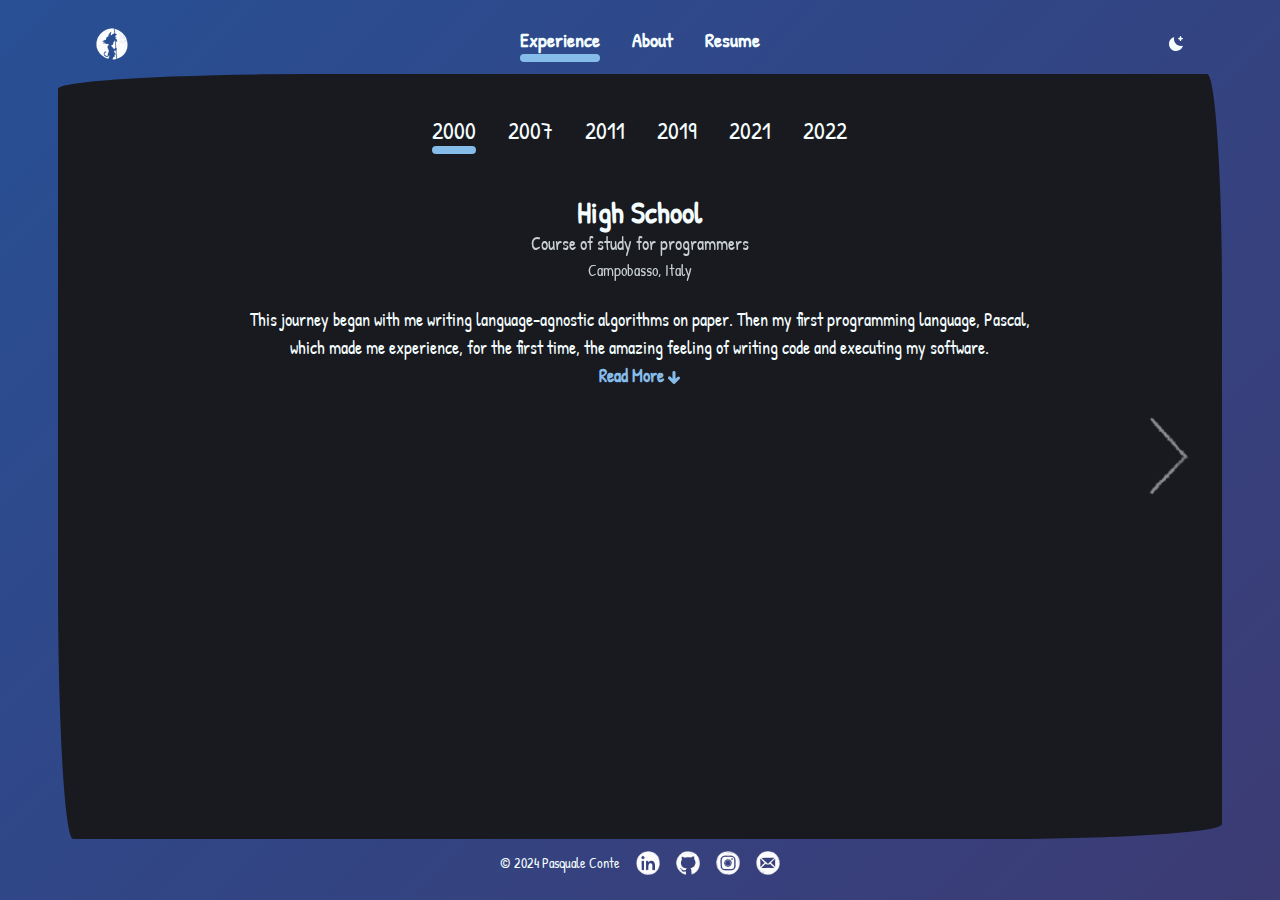
<file: experience/1/index.html>
<!DOCTYPE html><html><head><meta charset="utf-8">
<meta name="viewport" content="width=device-width, initial-scale=1">
<title>Pasquale Conte Resume</title>
<meta name="title" content="Pasquale Conte Resume">
<meta name="description" content="Software Engineer - Web Developer - Vue JS TS GO C#">
<meta name="og:title" content="Pasquale Conte Resume">
<meta name="og:url" content="https://contepas.github.io">
<meta name="og:description" content="Software Engineer - Web Developer - Vue JS TS GO C#">
<meta name="og:image" content="https://contepas.github.io/goku-og-img.png">
<meta name="og:type" content="website">
<meta name="og:site_name" content="Pasquale Conte Resume">
<script>console.log("%c Hi there!", "color:#8E86C0; font-size:16px;")</script>
<link rel="preload" as="fetch" crossorigin="anonymous" href="/experience/1/_payload.json?71877b0a-7ac9-4a37-8a57-e5c121dd4f0c">
<style>/*! tailwindcss v3.4.3 | MIT License | https://tailwindcss.com*/*,:after,:before{border:0 solid #e5e7eb;box-sizing:border-box}:after,:before{--tw-content:""}:host,html{line-height:1.5;-webkit-text-size-adjust:100%;font-family:Patrick Hand;font-feature-settings:normal;font-variation-settings:normal;tab-size:4;-webkit-tap-highlight-color:transparent}body{line-height:inherit;margin:0}hr{border-top-width:1px;color:inherit;height:0}abbr:where([title]){-webkit-text-decoration:underline dotted;text-decoration:underline dotted}h1,h2,h3,h4,h5,h6{font-size:inherit;font-weight:inherit}a{color:inherit;text-decoration:inherit}b,strong{font-weight:bolder}code,kbd,pre,samp{font-family:Patrick Hand;font-feature-settings:normal;font-size:1em;font-variation-settings:normal}small{font-size:80%}sub,sup{font-size:75%;line-height:0;position:relative;vertical-align:initial}sub{bottom:-.25em}sup{top:-.5em}table{border-collapse:collapse;border-color:inherit;text-indent:0}button,input,optgroup,select,textarea{color:inherit;font-family:inherit;font-feature-settings:inherit;font-size:100%;font-variation-settings:inherit;font-weight:inherit;letter-spacing:inherit;line-height:inherit;margin:0;padding:0}button,select{text-transform:none}button,input:where([type=button]),input:where([type=reset]),input:where([type=submit]){-webkit-appearance:button;background-color:initial;background-image:none}:-moz-focusring{outline:auto}:-moz-ui-invalid{box-shadow:none}progress{vertical-align:initial}::-webkit-inner-spin-button,::-webkit-outer-spin-button{height:auto}[type=search]{-webkit-appearance:textfield;outline-offset:-2px}::-webkit-search-decoration{-webkit-appearance:none}::-webkit-file-upload-button{-webkit-appearance:button;font:inherit}summary{display:list-item}blockquote,dd,dl,figure,h1,h2,h3,h4,h5,h6,hr,p,pre{margin:0}fieldset{margin:0}fieldset,legend{padding:0}menu,ol,ul{list-style:none;margin:0;padding:0}dialog{padding:0}textarea{resize:vertical}input::placeholder,textarea::placeholder{color:#9ca3af;opacity:1}[role=button],button{cursor:pointer}:disabled{cursor:default}audio,canvas,embed,iframe,img,object,svg,video{display:block;vertical-align:middle}img,video{height:auto;max-width:100%}[hidden]{display:none}*,::backdrop,:after,:before{--tw-border-spacing-x:0;--tw-border-spacing-y:0;--tw-translate-x:0;--tw-translate-y:0;--tw-rotate:0;--tw-skew-x:0;--tw-skew-y:0;--tw-scale-x:1;--tw-scale-y:1;--tw-pan-x: ;--tw-pan-y: ;--tw-pinch-zoom: ;--tw-scroll-snap-strictness:proximity;--tw-gradient-from-position: ;--tw-gradient-via-position: ;--tw-gradient-to-position: ;--tw-ordinal: ;--tw-slashed-zero: ;--tw-numeric-figure: ;--tw-numeric-spacing: ;--tw-numeric-fraction: ;--tw-ring-inset: ;--tw-ring-offset-width:0px;--tw-ring-offset-color:#fff;--tw-ring-color:#3b82f680;--tw-ring-offset-shadow:0 0 #0000;--tw-ring-shadow:0 0 #0000;--tw-shadow:0 0 #0000;--tw-shadow-colored:0 0 #0000;--tw-blur: ;--tw-brightness: ;--tw-contrast: ;--tw-grayscale: ;--tw-hue-rotate: ;--tw-invert: ;--tw-saturate: ;--tw-sepia: ;--tw-drop-shadow: ;--tw-backdrop-blur: ;--tw-backdrop-brightness: ;--tw-backdrop-contrast: ;--tw-backdrop-grayscale: ;--tw-backdrop-hue-rotate: ;--tw-backdrop-invert: ;--tw-backdrop-opacity: ;--tw-backdrop-saturate: ;--tw-backdrop-sepia: ;--tw-contain-size: ;--tw-contain-layout: ;--tw-contain-paint: ;--tw-contain-style: }.container{width:100%}@media (min-width:390px){.container{max-width:390px}}@media (min-width:640px){.container{max-width:640px}}@media (min-width:768px){.container{max-width:768px}}@media (min-width:1024px){.container{max-width:1024px}}@media (min-width:1280px){.container{max-width:1280px}}@media (min-width:1536px){.container{max-width:1536px}}.sr-only{height:1px;margin:-1px;overflow:hidden;padding:0;position:absolute;width:1px;clip:rect(0,0,0,0);border-width:0;white-space:nowrap}.absolute{position:absolute}.relative{position:relative}.z-0{z-index:0}.z-10{z-index:10}.float-right{float:right}.m-auto{margin:auto}.mx-auto{margin-left:auto;margin-right:auto}.my-auto{margin-bottom:auto;margin-top:auto}.mb-1{margin-bottom:.25rem}.ml-4{margin-left:1rem}.inline{display:inline}.flex{display:flex}.hidden{display:none}.h-2{height:.5rem}.h-6{height:1.5rem}.h-\[100dvh\]{height:100dvh}.h-\[calc\(100vh-15\%\)\]{height:calc(100vh - 15%)}.h-full{height:100%}.h-screen{height:100vh}.max-h-20{max-height:5rem}.max-h-\[80\%\]{max-height:80%}.w-6{width:1.5rem}.w-\[0px\]{width:0}.w-\[10\%\]{width:10%}.w-\[calc\(100\%-15\%\)\]{width:85%}.w-\[calc\(100\%-9\%\)\]{width:91%}.w-full{width:100%}.max-w-4xl{max-width:56rem}.max-w-\[1000px\]{max-width:1000px}.max-w-\[1200px\]{max-width:1200px}.max-w-\[400px\]{max-width:400px}.max-w-\[50\%\]{max-width:50%}.max-w-\[800px\]{max-width:800px}.max-w-\[90\%\]{max-width:90%}.flex-1{flex:1 1 0%}.rotate-180{--tw-rotate:180deg}.rotate-180,.rotate-90{transform:translate(var(--tw-translate-x),var(--tw-translate-y)) rotate(var(--tw-rotate)) skewX(var(--tw-skew-x)) skewY(var(--tw-skew-y)) scaleX(var(--tw-scale-x)) scaleY(var(--tw-scale-y))}.rotate-90{--tw-rotate:90deg}.scale-\[-1\]{--tw-scale-x:-1;--tw-scale-y:-1}.scale-\[-1\],.transform{transform:translate(var(--tw-translate-x),var(--tw-translate-y)) rotate(var(--tw-rotate)) skewX(var(--tw-skew-x)) skewY(var(--tw-skew-y)) scaleX(var(--tw-scale-x)) scaleY(var(--tw-scale-y))}.cursor-pointer{cursor:pointer}.flex-row{flex-direction:row}.flex-col{flex-direction:column}.flex-wrap{flex-wrap:wrap}.content-end{align-content:flex-end}.items-end{align-items:flex-end}.items-center{align-items:center}.justify-end{justify-content:flex-end}.justify-center{justify-content:center}.justify-between{justify-content:space-between}.gap-10{gap:2.5rem}.gap-4{gap:1rem}.gap-5{gap:1.25rem}.space-x-8>:not([hidden])~:not([hidden]){--tw-space-x-reverse:0;margin-left:calc(2rem*(1 - var(--tw-space-x-reverse)));margin-right:calc(2rem*var(--tw-space-x-reverse))}.space-y-4>:not([hidden])~:not([hidden]){--tw-space-y-reverse:0;margin-bottom:calc(1rem*var(--tw-space-y-reverse));margin-top:calc(1rem*(1 - var(--tw-space-y-reverse)))}.self-center{align-self:center}.overflow-hidden{overflow:hidden}.overflow-y-auto{overflow-y:auto}.overflow-x-hidden{overflow-x:hidden}.rounded-md{border-radius:.375rem}.rounded-xl{border-radius:.75rem}.border{border-width:1px}.border-4{border-width:4px}.border-paco-black{--tw-border-opacity:1;border-color:rgb(25 26 31/var(--tw-border-opacity))}.bg-paco-secondary{--tw-bg-opacity:1;background-color:rgb(134 188 234/var(--tw-bg-opacity))}.bg-paco-white-1{--tw-bg-opacity:1;background-color:rgb(245 254 255/var(--tw-bg-opacity))}.bg-transparent{background-color:initial}.fill-paco-white-1{fill:#f5feff}.p-5{padding:1.25rem}.px-3{padding-left:.75rem;padding-right:.75rem}.px-\[1\%\]{padding-left:1%;padding-right:1%}.px-\[5\%\]{padding-left:5%;padding-right:5%}.py-2{padding-bottom:.5rem;padding-top:.5rem}.py-\[8\%\]{padding-bottom:8%;padding-top:8%}.pb-1{padding-bottom:.25rem}.pb-2{padding-bottom:.5rem}.pb-3{padding-bottom:.75rem}.pb-4{padding-bottom:1rem}.pl-2{padding-left:.5rem}.pl-\[10\%\]{padding-left:10%}.pr-\[10\%\]{padding-right:10%}.pt-2{padding-top:.5rem}.pt-4{padding-top:1rem}.text-center{text-align:center}.text-end{text-align:end}.text-2xl{font-size:1.5rem;line-height:2rem}.text-3xl{font-size:1.875rem;line-height:2.25rem}.text-4xl{font-size:2.25rem;line-height:2.5rem}.text-7xl{font-size:4.5rem;line-height:1}.text-lg{font-size:1.125rem;line-height:1.75rem}.text-sm{font-size:.875rem;line-height:1.25rem}.text-xl{font-size:1.25rem;line-height:1.75rem}.font-bold{font-weight:700}.font-medium{font-weight:500}.uppercase{text-transform:uppercase}.capitalize{text-transform:capitalize}.text-paco-accent{--tw-text-opacity:1;color:rgb(142 134 192/var(--tw-text-opacity))}.text-paco-black{--tw-text-opacity:1;color:rgb(25 26 31/var(--tw-text-opacity))}.text-paco-secondary{--tw-text-opacity:1;color:rgb(134 188 234/var(--tw-text-opacity))}.text-paco-white-1{--tw-text-opacity:1;color:rgb(245 254 255/var(--tw-text-opacity))}.opacity-50{opacity:.5}.opacity-80{opacity:.8}.outline{outline-style:solid}.invert{--tw-invert:invert(100%);filter:var(--tw-blur) var(--tw-brightness) var(--tw-contrast) var(--tw-grayscale) var(--tw-hue-rotate) var(--tw-invert) var(--tw-saturate) var(--tw-sepia) var(--tw-drop-shadow)}.transition{transition-duration:.15s;transition-property:color,background-color,border-color,text-decoration-color,fill,stroke,opacity,box-shadow,transform,filter,-webkit-backdrop-filter;transition-property:color,background-color,border-color,text-decoration-color,fill,stroke,opacity,box-shadow,transform,filter,backdrop-filter;transition-property:color,background-color,border-color,text-decoration-color,fill,stroke,opacity,box-shadow,transform,filter,backdrop-filter,-webkit-backdrop-filter;transition-timing-function:cubic-bezier(.4,0,.2,1)}.ease-in{transition-timing-function:cubic-bezier(.4,0,1,1)}.hover\:text-paco-secondary:hover{--tw-text-opacity:1;color:rgb(134 188 234/var(--tw-text-opacity))}.hover\:opacity-100:hover{opacity:1}.dark\:block:is(.dark *){display:block}.dark\:hidden:is(.dark *){display:none}.dark\:border-paco-white-1:is(.dark *){--tw-border-opacity:1;border-color:rgb(245 254 255/var(--tw-border-opacity))}.dark\:bg-paco-black:is(.dark *){--tw-bg-opacity:1;background-color:rgb(25 26 31/var(--tw-bg-opacity))}.dark\:text-paco-white-1:is(.dark *),.dark\:text-paco-white-3:is(.dark *){--tw-text-opacity:1;color:rgb(245 254 255/var(--tw-text-opacity))}.dark\:invert-0:is(.dark *){--tw-invert:invert(0);filter:var(--tw-blur) var(--tw-brightness) var(--tw-contrast) var(--tw-grayscale) var(--tw-hue-rotate) var(--tw-invert) var(--tw-saturate) var(--tw-sepia) var(--tw-drop-shadow)}.dark\:hover\:text-paco-secondary:hover:is(.dark *){--tw-text-opacity:1;color:rgb(134 188 234/var(--tw-text-opacity))}@media (min-width:390px){.xs\:block{display:block}.xs\:hidden{display:none}.xs\:py-\[3\%\]{padding-bottom:3%;padding-top:3%}.xs\:pt-4{padding-top:1rem}.xs\:pt-\[6\%\]{padding-top:6%}.xs\:text-2xl{font-size:1.5rem;line-height:2rem}.xs\:text-3xl{font-size:1.875rem;line-height:2.25rem}.xs\:text-lg{font-size:1.125rem;line-height:1.75rem}}@media (min-width:768px){.md\:flex{display:flex}.md\:hidden{display:none}.md\:w-\[230px\]{width:230px}.md\:w-\[50\%\]{width:50%}.md\:max-w-\[80\%\]{max-width:80%}.md\:fill-paco-white-1{fill:#f5feff}.md\:py-10{padding-bottom:2.5rem;padding-top:2.5rem}.md\:pb-0{padding-bottom:0}.md\:pb-3{padding-bottom:.75rem}.md\:pt-0{padding-top:0}.md\:pt-10{padding-top:2.5rem}.md\:pt-3{padding-top:.75rem}.md\:pt-\[10\%\]{padding-top:10%}.md\:text-2xl{font-size:1.5rem;line-height:2rem}}@media (min-width:1024px){.lg\:max-w-\[50\%\]{max-width:50%}.lg\:flex-1{flex:1 1 0%}.lg\:flex-row{flex-direction:row}.lg\:items-start{align-items:flex-start}.lg\:justify-between{justify-content:space-between}.lg\:pt-\[15\%\]{padding-top:15%}.lg\:text-left{text-align:left}}</style>
<style>@font-face{font-family:Crimson Pro;font-style:italic;font-weight:200 700;src:url(/_nuxt/Crimson_Pro-200_700-1.BPV_4LoH.woff2) format("woff2");unicode-range:u+0102-0103,u+0110-0111,u+0128-0129,u+0168-0169,u+01a0-01a1,u+01af-01b0,u+0300-0301,u+0303-0304,u+0308-0309,u+0323,u+0329,u+1ea0-1ef9,u+20ab}@font-face{font-family:Crimson Pro;font-style:italic;font-weight:200 700;src:url(/_nuxt/Crimson_Pro-200_700-2.B121GQBM.woff2) format("woff2");unicode-range:u+0100-02af,u+0304,u+0308,u+0329,u+1e00-1e9f,u+1ef2-1eff,u+2020,u+20a0-20ab,u+20ad-20c0,u+2113,u+2c60-2c7f,u+a720-a7ff}@font-face{font-family:Crimson Pro;font-style:italic;font-weight:200 700;src:url(/_nuxt/Crimson_Pro-200_700-3.BBOD2Zfy.woff2) format("woff2");unicode-range:u+00??,u+0131,u+0152-0153,u+02bb-02bc,u+02c6,u+02da,u+02dc,u+0304,u+0308,u+0329,u+2000-206f,u+2074,u+20ac,u+2122,u+2191,u+2193,u+2212,u+2215,u+feff,u+fffd}@font-face{font-family:Crimson Pro;font-style:normal;font-weight:200 900;src:url(/_nuxt/Crimson_Pro-200_900-4.D0tPsNsA.woff2) format("woff2");unicode-range:u+0102-0103,u+0110-0111,u+0128-0129,u+0168-0169,u+01a0-01a1,u+01af-01b0,u+0300-0301,u+0303-0304,u+0308-0309,u+0323,u+0329,u+1ea0-1ef9,u+20ab}@font-face{font-family:Crimson Pro;font-style:normal;font-weight:200 900;src:url(/_nuxt/Crimson_Pro-200_900-5.Cwt_6OQM.woff2) format("woff2");unicode-range:u+0100-02af,u+0304,u+0308,u+0329,u+1e00-1e9f,u+1ef2-1eff,u+2020,u+20a0-20ab,u+20ad-20c0,u+2113,u+2c60-2c7f,u+a720-a7ff}@font-face{font-family:Crimson Pro;font-style:normal;font-weight:200 900;src:url(/_nuxt/Crimson_Pro-200_900-6.DZC5paAJ.woff2) format("woff2");unicode-range:u+00??,u+0131,u+0152-0153,u+02bb-02bc,u+02c6,u+02da,u+02dc,u+0304,u+0308,u+0329,u+2000-206f,u+2074,u+20ac,u+2122,u+2191,u+2193,u+2212,u+2215,u+feff,u+fffd}@font-face{font-family:Inter;font-style:normal;font-weight:200 700;src:url(/_nuxt/Inter-200_700-7.DIEz8p5i.woff2) format("woff2");unicode-range:u+0460-052f,u+1c80-1c88,u+20b4,u+2de0-2dff,u+a640-a69f,u+fe2e-fe2f}@font-face{font-family:Inter;font-style:normal;font-weight:200 700;src:url(/_nuxt/Inter-200_700-8.BmJJXa8e.woff2) format("woff2");unicode-range:u+0301,u+0400-045f,u+0490-0491,u+04b0-04b1,u+2116}@font-face{font-family:Inter;font-style:normal;font-weight:200 700;src:url(/_nuxt/Inter-200_700-9.D5AYLNiq.woff2) format("woff2");unicode-range:u+1f??}@font-face{font-family:Inter;font-style:normal;font-weight:200 700;src:url(/_nuxt/Inter-200_700-10.DyIDNIyN.woff2) format("woff2");unicode-range:u+0370-0377,u+037a-037f,u+0384-038a,u+038c,u+038e-03a1,u+03a3-03ff}@font-face{font-family:Inter;font-style:normal;font-weight:200 700;src:url(/_nuxt/Inter-200_700-11._GQuwPVU.woff2) format("woff2");unicode-range:u+0102-0103,u+0110-0111,u+0128-0129,u+0168-0169,u+01a0-01a1,u+01af-01b0,u+0300-0301,u+0303-0304,u+0308-0309,u+0323,u+0329,u+1ea0-1ef9,u+20ab}@font-face{font-family:Inter;font-style:normal;font-weight:200 700;src:url(/_nuxt/Inter-200_700-12.CN1pIXkb.woff2) format("woff2");unicode-range:u+0100-02af,u+0304,u+0308,u+0329,u+1e00-1e9f,u+1ef2-1eff,u+2020,u+20a0-20ab,u+20ad-20c0,u+2113,u+2c60-2c7f,u+a720-a7ff}@font-face{font-family:Inter;font-style:normal;font-weight:200 700;src:url(/_nuxt/Inter-200_700-13.BgVq2Tq4.woff2) format("woff2");unicode-range:u+00??,u+0131,u+0152-0153,u+02bb-02bc,u+02c6,u+02da,u+02dc,u+0304,u+0308,u+0329,u+2000-206f,u+2074,u+20ac,u+2122,u+2191,u+2193,u+2212,u+2215,u+feff,u+fffd}@font-face{font-family:Lato;font-style:normal;font-weight:100;src:url(/_nuxt/Lato-100-14.DCnLPYms.woff2) format("woff2");unicode-range:u+0100-02af,u+0304,u+0308,u+0329,u+1e00-1e9f,u+1ef2-1eff,u+2020,u+20a0-20ab,u+20ad-20c0,u+2113,u+2c60-2c7f,u+a720-a7ff}@font-face{font-family:Lato;font-style:normal;font-weight:100;src:url(/_nuxt/Lato-100-15.Dw0I1B7H.woff2) format("woff2");unicode-range:u+00??,u+0131,u+0152-0153,u+02bb-02bc,u+02c6,u+02da,u+02dc,u+0304,u+0308,u+0329,u+2000-206f,u+2074,u+20ac,u+2122,u+2191,u+2193,u+2212,u+2215,u+feff,u+fffd}@font-face{font-family:Lato;font-style:normal;font-weight:300;src:url(/_nuxt/Lato-300-16.BWm3ECDp.woff2) format("woff2");unicode-range:u+0100-02af,u+0304,u+0308,u+0329,u+1e00-1e9f,u+1ef2-1eff,u+2020,u+20a0-20ab,u+20ad-20c0,u+2113,u+2c60-2c7f,u+a720-a7ff}@font-face{font-family:Lato;font-style:normal;font-weight:300;src:url(/_nuxt/Lato-300-17.BP2wSCML.woff2) format("woff2");unicode-range:u+00??,u+0131,u+0152-0153,u+02bb-02bc,u+02c6,u+02da,u+02dc,u+0304,u+0308,u+0329,u+2000-206f,u+2074,u+20ac,u+2122,u+2191,u+2193,u+2212,u+2215,u+feff,u+fffd}@font-face{font-family:Patrick Hand;font-style:normal;font-weight:400;src:url(/_nuxt/Patrick_Hand-400-18.C6ySP1nI.woff2) format("woff2");unicode-range:u+0102-0103,u+0110-0111,u+0128-0129,u+0168-0169,u+01a0-01a1,u+01af-01b0,u+0300-0301,u+0303-0304,u+0308-0309,u+0323,u+0329,u+1ea0-1ef9,u+20ab}@font-face{font-family:Patrick Hand;font-style:normal;font-weight:400;src:url(/_nuxt/Patrick_Hand-400-19.DK_vwKOo.woff2) format("woff2");unicode-range:u+0100-02af,u+0304,u+0308,u+0329,u+1e00-1e9f,u+1ef2-1eff,u+2020,u+20a0-20ab,u+20ad-20c0,u+2113,u+2c60-2c7f,u+a720-a7ff}@font-face{font-family:Patrick Hand;font-style:normal;font-weight:400;src:url(/_nuxt/Patrick_Hand-400-20.C0o9_-Bw.woff2) format("woff2");unicode-range:u+00??,u+0131,u+0152-0153,u+02bb-02bc,u+02c6,u+02da,u+02dc,u+0304,u+0308,u+0329,u+2000-206f,u+2074,u+20ac,u+2122,u+2191,u+2193,u+2212,u+2215,u+feff,u+fffd}@font-face{font-family:Raleway;font-style:italic;font-weight:100;src:url(/_nuxt/Raleway-100-21.BqFD6ffQ.woff2) format("woff2");unicode-range:u+0460-052f,u+1c80-1c88,u+20b4,u+2de0-2dff,u+a640-a69f,u+fe2e-fe2f}@font-face{font-family:Raleway;font-style:italic;font-weight:100;src:url(/_nuxt/Raleway-100-22.m3Az-7vC.woff2) format("woff2");unicode-range:u+0301,u+0400-045f,u+0490-0491,u+04b0-04b1,u+2116}@font-face{font-family:Raleway;font-style:italic;font-weight:100;src:url(/_nuxt/Raleway-100-23.ChgmYnua.woff2) format("woff2");unicode-range:u+0102-0103,u+0110-0111,u+0128-0129,u+0168-0169,u+01a0-01a1,u+01af-01b0,u+0300-0301,u+0303-0304,u+0308-0309,u+0323,u+0329,u+1ea0-1ef9,u+20ab}@font-face{font-family:Raleway;font-style:italic;font-weight:100;src:url(/_nuxt/Raleway-100-24.ucPQhpon.woff2) format("woff2");unicode-range:u+0100-02af,u+0304,u+0308,u+0329,u+1e00-1e9f,u+1ef2-1eff,u+2020,u+20a0-20ab,u+20ad-20c0,u+2113,u+2c60-2c7f,u+a720-a7ff}@font-face{font-family:Raleway;font-style:italic;font-weight:100;src:url(/_nuxt/Raleway-100-25.D00sJPWW.woff2) format("woff2");unicode-range:u+00??,u+0131,u+0152-0153,u+02bb-02bc,u+02c6,u+02da,u+02dc,u+0304,u+0308,u+0329,u+2000-206f,u+2074,u+20ac,u+2122,u+2191,u+2193,u+2212,u+2215,u+feff,u+fffd}@font-face{font-family:Raleway;font-style:normal;font-weight:100;src:url(/_nuxt/Raleway-100-26.Dc5xu4We.woff2) format("woff2");unicode-range:u+0460-052f,u+1c80-1c88,u+20b4,u+2de0-2dff,u+a640-a69f,u+fe2e-fe2f}@font-face{font-family:Raleway;font-style:normal;font-weight:100;src:url(/_nuxt/Raleway-100-27.CqKTn0sv.woff2) format("woff2");unicode-range:u+0301,u+0400-045f,u+0490-0491,u+04b0-04b1,u+2116}@font-face{font-family:Raleway;font-style:normal;font-weight:100;src:url(/_nuxt/Raleway-100-28.wikBsL6_.woff2) format("woff2");unicode-range:u+0102-0103,u+0110-0111,u+0128-0129,u+0168-0169,u+01a0-01a1,u+01af-01b0,u+0300-0301,u+0303-0304,u+0308-0309,u+0323,u+0329,u+1ea0-1ef9,u+20ab}@font-face{font-family:Raleway;font-style:normal;font-weight:100;src:url(/_nuxt/Raleway-100-29.Dm8rnUUK.woff2) format("woff2");unicode-range:u+0100-02af,u+0304,u+0308,u+0329,u+1e00-1e9f,u+1ef2-1eff,u+2020,u+20a0-20ab,u+20ad-20c0,u+2113,u+2c60-2c7f,u+a720-a7ff}@font-face{font-family:Raleway;font-style:normal;font-weight:100;src:url(/_nuxt/Raleway-100-30.B0Bc4KU0.woff2) format("woff2");unicode-range:u+00??,u+0131,u+0152-0153,u+02bb-02bc,u+02c6,u+02da,u+02dc,u+0304,u+0308,u+0329,u+2000-206f,u+2074,u+20ac,u+2122,u+2191,u+2193,u+2212,u+2215,u+feff,u+fffd}@font-face{font-family:Raleway;font-style:normal;font-weight:400;src:url(/_nuxt/Raleway-100-26.Dc5xu4We.woff2) format("woff2");unicode-range:u+0460-052f,u+1c80-1c88,u+20b4,u+2de0-2dff,u+a640-a69f,u+fe2e-fe2f}@font-face{font-family:Raleway;font-style:normal;font-weight:400;src:url(/_nuxt/Raleway-100-27.CqKTn0sv.woff2) format("woff2");unicode-range:u+0301,u+0400-045f,u+0490-0491,u+04b0-04b1,u+2116}@font-face{font-family:Raleway;font-style:normal;font-weight:400;src:url(/_nuxt/Raleway-100-28.wikBsL6_.woff2) format("woff2");unicode-range:u+0102-0103,u+0110-0111,u+0128-0129,u+0168-0169,u+01a0-01a1,u+01af-01b0,u+0300-0301,u+0303-0304,u+0308-0309,u+0323,u+0329,u+1ea0-1ef9,u+20ab}@font-face{font-family:Raleway;font-style:normal;font-weight:400;src:url(/_nuxt/Raleway-100-29.Dm8rnUUK.woff2) format("woff2");unicode-range:u+0100-02af,u+0304,u+0308,u+0329,u+1e00-1e9f,u+1ef2-1eff,u+2020,u+20a0-20ab,u+20ad-20c0,u+2113,u+2c60-2c7f,u+a720-a7ff}@font-face{font-family:Raleway;font-style:normal;font-weight:400;src:url(/_nuxt/Raleway-100-30.B0Bc4KU0.woff2) format("woff2");unicode-range:u+00??,u+0131,u+0152-0153,u+02bb-02bc,u+02c6,u+02da,u+02dc,u+0304,u+0308,u+0329,u+2000-206f,u+2074,u+20ac,u+2122,u+2191,u+2193,u+2212,u+2215,u+feff,u+fffd}@font-face{font-family:Roboto;font-style:normal;font-weight:400;src:url(/_nuxt/Roboto-400-36.DORK9bGA.woff2) format("woff2");unicode-range:u+0460-052f,u+1c80-1c88,u+20b4,u+2de0-2dff,u+a640-a69f,u+fe2e-fe2f}@font-face{font-family:Roboto;font-style:normal;font-weight:400;src:url(/_nuxt/Roboto-400-37.DVDTZtmW.woff2) format("woff2");unicode-range:u+0301,u+0400-045f,u+0490-0491,u+04b0-04b1,u+2116}@font-face{font-family:Roboto;font-style:normal;font-weight:400;src:url("[data-uri]") format("woff2");unicode-range:u+1f??}@font-face{font-family:Roboto;font-style:normal;font-weight:400;src:url(/_nuxt/Roboto-400-39.BRWHCUYo.woff2) format("woff2");unicode-range:u+0370-0377,u+037a-037f,u+0384-038a,u+038c,u+038e-03a1,u+03a3-03ff}@font-face{font-family:Roboto;font-style:normal;font-weight:400;src:url(/_nuxt/Roboto-400-40.kCRe3VZk.woff2) format("woff2");unicode-range:u+0102-0103,u+0110-0111,u+0128-0129,u+0168-0169,u+01a0-01a1,u+01af-01b0,u+0300-0301,u+0303-0304,u+0308-0309,u+0323,u+0329,u+1ea0-1ef9,u+20ab}@font-face{font-family:Roboto;font-style:normal;font-weight:400;src:url(/_nuxt/Roboto-400-41.4bLplyDh.woff2) format("woff2");unicode-range:u+0100-02af,u+0304,u+0308,u+0329,u+1e00-1e9f,u+1ef2-1eff,u+2020,u+20a0-20ab,u+20ad-20c0,u+2113,u+2c60-2c7f,u+a720-a7ff}@font-face{font-family:Roboto;font-style:normal;font-weight:400;src:url(/_nuxt/Roboto-400-42.mTIRXP6Y.woff2) format("woff2");unicode-range:u+00??,u+0131,u+0152-0153,u+02bb-02bc,u+02c6,u+02da,u+02dc,u+0304,u+0308,u+0329,u+2000-206f,u+2074,u+20ac,u+2122,u+2191,u+2193,u+2212,u+2215,u+feff,u+fffd}</style>
<style>*,:after,:before{box-sizing:inherit}html{box-sizing:border-box}.page-enter-active,.page-leave-active{transition-behavior:allow-discrete;transition-duration:.35s;transition-property:opacity}page-enter-active{transition-timing-function:ease-in}page-leave-active{transition-timing-function:ease-out}.page-enter-from,.page-leave-to{opacity:0}</style>
<style>.border-handwriting[data-v-6d457b91]{border-radius:255px 15px 225px 15px/15px 225px 15px 255px}#one[data-v-6d457b91]{border:5px solid #ae0404}#two[data-v-6d457b91]{border:5px dotted #ae0404}#three[data-v-6d457b91]{border:5px dashed #ae0404}</style>
<style>.scrollbar-hide[data-v-0fefce32]::-webkit-scrollbar{display:none}.scrollbar-hide[data-v-0fefce32]{-ms-overflow-style:none;scrollbar-width:none}.borders-handwritten[data-v-0fefce32]{border-radius:255px 15px 225px 15px/15px 225px 15px 255px}.sfondo[data-v-0fefce32]{background:#284f94;background:linear-gradient(135deg,#284f94,#3c3b74)}</style>
<style>.nav-enter-active[data-v-47638fbe],.nav-leave-active[data-v-47638fbe]{transition-behavior:allow-discrete;transition-duration:.35s;transition-property:opacity scale}nav-enter-active[data-v-47638fbe]{transition-timing-function:ease-in}nav-leave-active[data-v-47638fbe]{transition-timing-function:ease-out}.nav-enter-from[data-v-47638fbe],.nav-leave-to[data-v-47638fbe]{opacity:0;transform:scale(0)}</style>
<style>.nav-enter-active[data-v-6be07674],.nav-leave-active[data-v-6be07674]{transition-behavior:allow-discrete;transition-duration:.35s;transition-property:opacity scale}nav-enter-active[data-v-6be07674]{transition-timing-function:ease-in}nav-leave-active[data-v-6be07674]{transition-timing-function:ease-out}.nav-enter-from[data-v-6be07674],.nav-leave-to[data-v-6be07674]{opacity:0;transform:scale(0)}</style>
<style>.fade-leave-active[data-v-7d130dc1]{transition:opacity 0s}.fade-enter-active[data-v-7d130dc1]{transition:opacity .4s ease-in}.fade-enter-from[data-v-7d130dc1],.fade-leave-to[data-v-7d130dc1]{opacity:0}.slide-left-enter-active[data-v-7d130dc1],.slide-left-leave-active[data-v-7d130dc1],.slide-right-enter-active[data-v-7d130dc1],.slide-right-leave-active[data-v-7d130dc1]{transition:all .35s}.slide-left-enter-from[data-v-7d130dc1]{opacity:0;transform:translate(500px)}.slide-left-leave-to[data-v-7d130dc1],.slide-right-enter-from[data-v-7d130dc1]{opacity:0;transform:translate(-500px)}.slide-right-leave-to[data-v-7d130dc1]{opacity:0;transform:translate(500px)}</style>
<link rel="stylesheet" href="/_nuxt/entry.CP1MaDbM.css">
<link rel="modulepreload" as="script" crossorigin href="/_nuxt/Cq2SFSA2.js">
<link rel="modulepreload" as="script" crossorigin href="/_nuxt/C5bOzqqv.js">
<link rel="modulepreload" as="script" crossorigin href="/_nuxt/CZLcTnfg.js">
<link rel="modulepreload" as="script" crossorigin href="/_nuxt/Br0q9yz9.js">
<link rel="modulepreload" as="script" crossorigin href="/_nuxt/D3Smut5Y.js">
<link rel="modulepreload" as="script" crossorigin href="/_nuxt/BB5SYacx.js">
<link rel="modulepreload" as="script" crossorigin href="/_nuxt/oaCBZZyI.js">
<link rel="modulepreload" as="script" crossorigin href="/_nuxt/BuUCXzu5.js">
<link rel="modulepreload" as="script" crossorigin href="/_nuxt/B225Xvw9.js">
<link rel="modulepreload" as="script" crossorigin href="/_nuxt/DZl2rOCe.js">
<script type="module" src="/_nuxt/Cq2SFSA2.js" crossorigin></script><script>"use strict";(()=>{const a=window,e=document.documentElement,c=window.localStorage,d=["dark","light"],n=c&&c.getItem&&c.getItem("nuxt-color-mode")||"dark";let l=n==="system"?f():n;const i=e.getAttribute("data-color-mode-forced");i&&(l=i),r(l),a["__NUXT_COLOR_MODE__"]={preference:n,value:l,getColorScheme:f,addColorScheme:r,removeColorScheme:u};function r(o){const t=""+o+"",s="";e.classList?e.classList.add(t):e.className+=" "+t,s&&e.setAttribute("data-"+s,o)}function u(o){const t=""+o+"",s="";e.classList?e.classList.remove(t):e.className=e.className.replace(new RegExp(t,"g"),""),s&&e.removeAttribute("data-"+s)}function m(o){return a.matchMedia("(prefers-color-scheme"+o+")")}function f(){if(a.matchMedia&&m("").media!=="not all"){for(const o of d)if(m(":"+o).matches)return o}return"dark"}})();
</script></head><body  class="test"><div id="__nuxt"><div class="sfondo flex h-[100dvh] flex-col items-center justify-center overflow-hidden" data-v-0fefce32><nav class="flex items-center justify-between w-[calc(100%-15%)] pb-1 pt-2 md:pb-3 md:pt-0" data-v-0fefce32 data-v-47638fbe><div class="flex flex-1" data-v-47638fbe><a href="/" class="cursor-pointer" data-v-47638fbe><img onerror="this.setAttribute(&#39;data-error&#39;, 1)" width="32" data-nuxt-img srcset="/_ipx/w_32/goku.png 1x, /_ipx/w_64/goku.png 2x" style="height:100%;" src="/_ipx/w_32/goku.png" data-v-47638fbe></a></div><span data-v-47638fbe></span></nav><div class="borders-handwritten flex h-[calc(100vh-15%)] w-[calc(100%-9%)] flex-col justify-center overflow-hidden bg-paco-white-1 dark:bg-paco-black" data-v-0fefce32><main id="blackboard" class="scrollbar-hide relative flex h-full flex-row overflow-y-auto overflow-x-hidden" data-v-0fefce32><div class="w-[10%]" data-v-0fefce32><!----></div><div class="relative flex h-full w-full justify-center py-[8%] md:py-10" data-v-0fefce32><!--[--><div class="flex h-full w-full flex-col items-center" data-v-6be07674><ul class="z-10 hidden flex-row space-x-8 md:flex" data-v-6be07674><!--[--><li class="active" data-v-6be07674><a class="cursor-pointer bg-transparent text-2xl text-paco-black hover:text-paco-secondary dark:text-paco-white-1 dark:hover:text-paco-secondary" aria-current="page" data-v-6be07674>2000</a><div style="" class="h-2 rounded-md bg-paco-secondary" data-v-6be07674></div></li><li class="active" data-v-6be07674><a class="cursor-pointer bg-transparent text-2xl text-paco-black hover:text-paco-secondary dark:text-paco-white-1 dark:hover:text-paco-secondary" aria-current="page" data-v-6be07674>2007</a><div style="display:none;" class="h-2 rounded-md bg-paco-secondary" data-v-6be07674></div></li><li class="active" data-v-6be07674><a class="cursor-pointer bg-transparent text-2xl text-paco-black hover:text-paco-secondary dark:text-paco-white-1 dark:hover:text-paco-secondary" aria-current="page" data-v-6be07674>2011</a><div style="display:none;" class="h-2 rounded-md bg-paco-secondary" data-v-6be07674></div></li><li class="active" data-v-6be07674><a class="cursor-pointer bg-transparent text-2xl text-paco-black hover:text-paco-secondary dark:text-paco-white-1 dark:hover:text-paco-secondary" aria-current="page" data-v-6be07674>2019</a><div style="display:none;" class="h-2 rounded-md bg-paco-secondary" data-v-6be07674></div></li><li class="active" data-v-6be07674><a class="cursor-pointer bg-transparent text-2xl text-paco-black hover:text-paco-secondary dark:text-paco-white-1 dark:hover:text-paco-secondary" aria-current="page" data-v-6be07674>2021</a><div style="display:none;" class="h-2 rounded-md bg-paco-secondary" data-v-6be07674></div></li><li class="active" data-v-6be07674><a class="cursor-pointer bg-transparent text-2xl text-paco-black hover:text-paco-secondary dark:text-paco-white-1 dark:hover:text-paco-secondary" aria-current="page" data-v-6be07674>2022</a><div style="display:none;" class="h-2 rounded-md bg-paco-secondary" data-v-6be07674></div></li><!--]--></ul><div class="max-w-[800px] overflow-y-auto px-[1%]" data-v-7d130dc1><div class="flex flex-col items-center text-center" data-v-7d130dc1><h2 class="z-10 text-3xl font-bold text-paco-black dark:text-paco-white-1 xs:pt-4 md:pt-10" data-v-7d130dc1>High School</h2><h3 class="z-10 text-lg text-paco-black opacity-80 dark:text-paco-white-1" data-v-7d130dc1>Course of study for programmers</h3><h4 class="text-md z-10 text-paco-black opacity-80 dark:text-paco-white-1" data-v-7d130dc1>Campobasso, Italy</h4><br class="hidden xs:block" data-v-7d130dc1><p class="z-10 text-lg text-paco-black dark:text-paco-white-1" data-v-7d130dc1>This journey began with me writing language-agnostic algorithms on paper. Then my first programming language, Pascal, which made me experience, for the first time, the amazing feeling of writing code and executing my software.</p><button class="z-10 text-lg font-bold text-paco-secondary" data-v-7d130dc1>Read More <img onerror="this.setAttribute(&#39;data-error&#39;, 1)" width="12" data-nuxt-img srcset="/_ipx/w_12/down-arrow-icon.svg 1x, /_ipx/w_24/down-arrow-icon.svg 2x" color="blue" src="/_ipx/w_12/down-arrow-icon.svg" class="color-paco-secondary inline" data-v-7d130dc1></button><div style="display:none;opacity:0;transform:scale(0, 0);" data-v-7d130dc1><!--[--><p class="text-lg text-paco-black dark:text-paco-white-1" data-v-7d130dc1><span class="text-paco-accent" data-v-7d130dc1>Programming Languages</span> Pascal, Visual Basics.</p><p class="text-lg text-paco-black dark:text-paco-white-1" data-v-7d130dc1><span class="text-paco-accent" data-v-7d130dc1>Operating Systems</span> Gained foundational knowledge of Unix and DOS-based operating systems, enhancing my proficiency in using the console.</p><p class="text-lg text-paco-black dark:text-paco-white-1" data-v-7d130dc1><span class="text-paco-accent" data-v-7d130dc1>Networking</span> Developed a basic understanding of networking concepts, including the OSI model and TCP/IP protocols.</p><p class="text-lg text-paco-black dark:text-paco-white-1" data-v-7d130dc1><span class="text-paco-accent" data-v-7d130dc1>Database Management</span> Developed a solid understanding of database management, including schema creation and SQL implementation.</p><p class="text-lg text-paco-black dark:text-paco-white-1" data-v-7d130dc1><span class="text-paco-accent" data-v-7d130dc1>First GUI</span> Developed my first application with a graphical user interface, a calculator, using Visual Basic. This achievement filled me with a sense of pride and accomplishment.</p><!--]--><ul class="z-10 flex flex-row flex-wrap justify-center gap-4 pt-4" data-v-7d130dc1><!--[--><li class="text-xl font-bold text-paco-white-1" data-v-7d130dc1>Pascal</li><li class="text-xl font-bold text-paco-white-1" data-v-7d130dc1>Visual Basics</li><li class="text-xl font-bold text-paco-white-1" data-v-7d130dc1>SQL</li><li class="text-xl font-bold text-paco-white-1" data-v-7d130dc1>Linux</li><li class="text-xl font-bold text-paco-white-1" data-v-7d130dc1>Windows</li><li class="text-xl font-bold text-paco-white-1" data-v-7d130dc1>Terminal</li><!--]--></ul></div><!----></div></div></div><!--]--></div><div class="w-[10%]" data-v-0fefce32><!----></div></main></div><footer class="flex items-center justify-center pb-3 pt-2 md:pb-0 md:pt-3" data-v-0fefce32><p class="text-sm text-paco-white-1" data-v-0fefce32>© 2024 Pasquale Conte</p><a class="cursor-pointer" data-v-0fefce32><img onerror="this.setAttribute(&#39;data-error&#39;, 1)" alt="linkedin" data-nuxt-img srcset="/_ipx/_/linkedin.png 1x, /_ipx/_/linkedin.png 2x" src="/_ipx/_/linkedin.png" class="ml-4 h-6 w-6" data-v-0fefce32></a><a class="cursor-pointer" data-v-0fefce32><img onerror="this.setAttribute(&#39;data-error&#39;, 1)" alt="github" data-nuxt-img srcset="/_ipx/_/github.png 1x, /_ipx/_/github.png 2x" src="/_ipx/_/github.png" class="ml-4 h-6 w-6" data-v-0fefce32></a><a class="cursor-pointer" data-v-0fefce32><img onerror="this.setAttribute(&#39;data-error&#39;, 1)" alt="instagram" data-nuxt-img srcset="/_ipx/_/instagram.png 1x, /_ipx/_/instagram.png 2x" src="/_ipx/_/instagram.png" class="ml-4 h-6 w-6" data-v-0fefce32></a><a class="cursor-pointer" data-v-0fefce32><img onerror="this.setAttribute(&#39;data-error&#39;, 1)" alt="email" data-nuxt-img srcset="/_ipx/_/email.png 1x, /_ipx/_/email.png 2x" src="/_ipx/_/email.png" class="ml-4 h-6 w-6" data-v-0fefce32></a></footer></div></div><div id="teleports"></div><script type="application/json" id="__NUXT_DATA__" data-ssr="true" data-src="/experience/1/_payload.json?71877b0a-7ac9-4a37-8a57-e5c121dd4f0c">[{"state":1,"once":7,"_errors":9,"serverRendered":5,"path":11,"pinia":12,"prerenderedAt":18},["Reactive",2],{"$scolor-mode":3},{"preference":4,"value":4,"unknown":5,"forced":6},"dark",true,false,["Reactive",8],["Set"],["Reactive",10],{},"/experience/1",["Reactive",13],{"internalNavigation":14},{"canGoNext":15,"canGoBack":17},["EmptyRef",16],"false",["EmptyRef",16],1719946313140]</script>
<script>window.__NUXT__={};window.__NUXT__.config={public:{},app:{baseURL:"/",buildAssetsDir:"/_nuxt/",cdnURL:""}}</script></body></html>
</file>
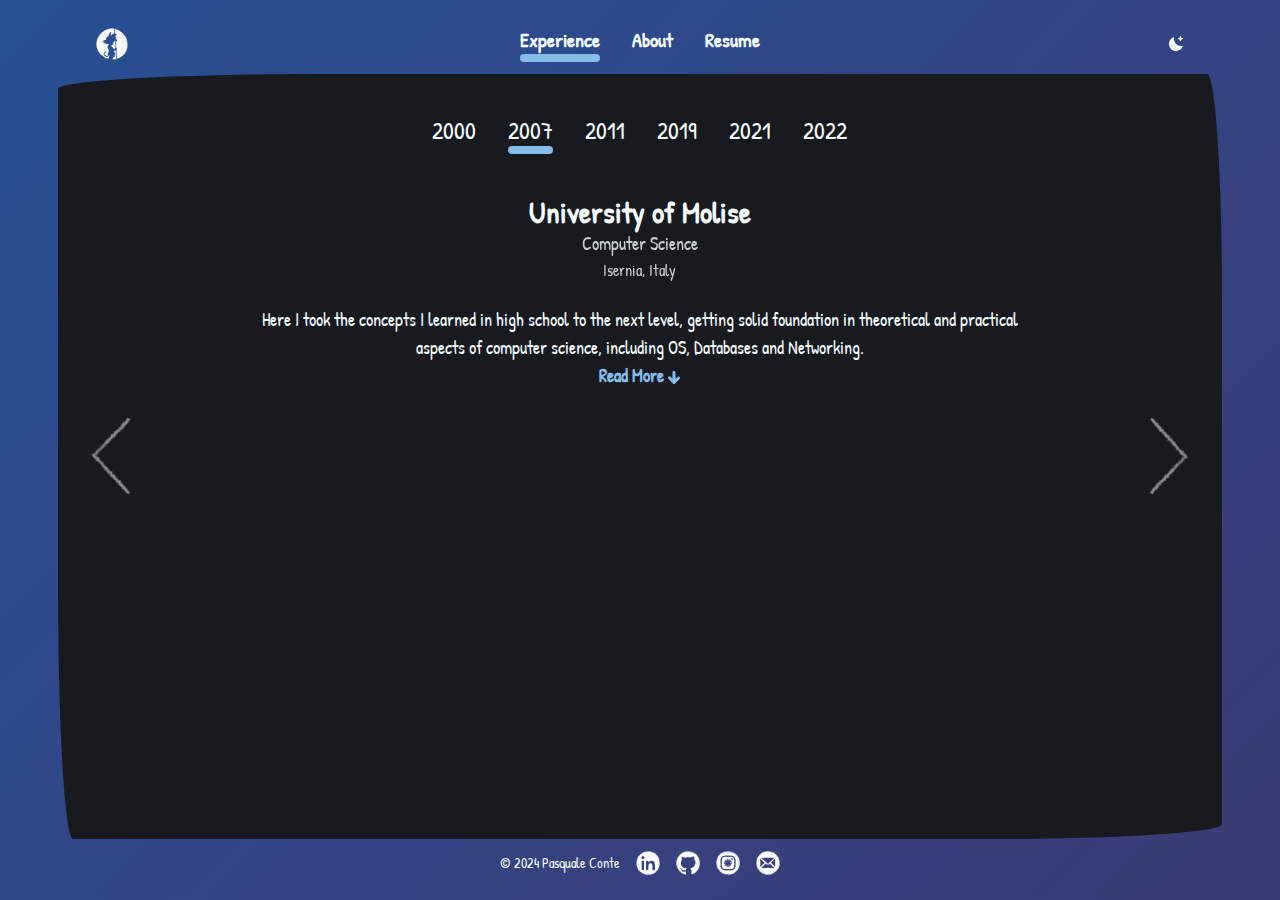
<file: experience/2/index.html>
<!DOCTYPE html><html><head><meta charset="utf-8">
<meta name="viewport" content="width=device-width, initial-scale=1">
<title>Pasquale Conte Resume</title>
<meta name="title" content="Pasquale Conte Resume">
<meta name="description" content="Software Engineer - Web Developer - Vue JS TS GO C#">
<meta name="og:title" content="Pasquale Conte Resume">
<meta name="og:url" content="https://contepas.github.io">
<meta name="og:description" content="Software Engineer - Web Developer - Vue JS TS GO C#">
<meta name="og:image" content="https://contepas.github.io/goku-og-img.png">
<meta name="og:type" content="website">
<meta name="og:site_name" content="Pasquale Conte Resume">
<script>console.log("%c Hi there!", "color:#8E86C0; font-size:16px;")</script>
<link rel="preload" as="fetch" crossorigin="anonymous" href="/experience/2/_payload.json?71877b0a-7ac9-4a37-8a57-e5c121dd4f0c">
<style>/*! tailwindcss v3.4.3 | MIT License | https://tailwindcss.com*/*,:after,:before{border:0 solid #e5e7eb;box-sizing:border-box}:after,:before{--tw-content:""}:host,html{line-height:1.5;-webkit-text-size-adjust:100%;font-family:Patrick Hand;font-feature-settings:normal;font-variation-settings:normal;tab-size:4;-webkit-tap-highlight-color:transparent}body{line-height:inherit;margin:0}hr{border-top-width:1px;color:inherit;height:0}abbr:where([title]){-webkit-text-decoration:underline dotted;text-decoration:underline dotted}h1,h2,h3,h4,h5,h6{font-size:inherit;font-weight:inherit}a{color:inherit;text-decoration:inherit}b,strong{font-weight:bolder}code,kbd,pre,samp{font-family:Patrick Hand;font-feature-settings:normal;font-size:1em;font-variation-settings:normal}small{font-size:80%}sub,sup{font-size:75%;line-height:0;position:relative;vertical-align:initial}sub{bottom:-.25em}sup{top:-.5em}table{border-collapse:collapse;border-color:inherit;text-indent:0}button,input,optgroup,select,textarea{color:inherit;font-family:inherit;font-feature-settings:inherit;font-size:100%;font-variation-settings:inherit;font-weight:inherit;letter-spacing:inherit;line-height:inherit;margin:0;padding:0}button,select{text-transform:none}button,input:where([type=button]),input:where([type=reset]),input:where([type=submit]){-webkit-appearance:button;background-color:initial;background-image:none}:-moz-focusring{outline:auto}:-moz-ui-invalid{box-shadow:none}progress{vertical-align:initial}::-webkit-inner-spin-button,::-webkit-outer-spin-button{height:auto}[type=search]{-webkit-appearance:textfield;outline-offset:-2px}::-webkit-search-decoration{-webkit-appearance:none}::-webkit-file-upload-button{-webkit-appearance:button;font:inherit}summary{display:list-item}blockquote,dd,dl,figure,h1,h2,h3,h4,h5,h6,hr,p,pre{margin:0}fieldset{margin:0}fieldset,legend{padding:0}menu,ol,ul{list-style:none;margin:0;padding:0}dialog{padding:0}textarea{resize:vertical}input::placeholder,textarea::placeholder{color:#9ca3af;opacity:1}[role=button],button{cursor:pointer}:disabled{cursor:default}audio,canvas,embed,iframe,img,object,svg,video{display:block;vertical-align:middle}img,video{height:auto;max-width:100%}[hidden]{display:none}*,::backdrop,:after,:before{--tw-border-spacing-x:0;--tw-border-spacing-y:0;--tw-translate-x:0;--tw-translate-y:0;--tw-rotate:0;--tw-skew-x:0;--tw-skew-y:0;--tw-scale-x:1;--tw-scale-y:1;--tw-pan-x: ;--tw-pan-y: ;--tw-pinch-zoom: ;--tw-scroll-snap-strictness:proximity;--tw-gradient-from-position: ;--tw-gradient-via-position: ;--tw-gradient-to-position: ;--tw-ordinal: ;--tw-slashed-zero: ;--tw-numeric-figure: ;--tw-numeric-spacing: ;--tw-numeric-fraction: ;--tw-ring-inset: ;--tw-ring-offset-width:0px;--tw-ring-offset-color:#fff;--tw-ring-color:#3b82f680;--tw-ring-offset-shadow:0 0 #0000;--tw-ring-shadow:0 0 #0000;--tw-shadow:0 0 #0000;--tw-shadow-colored:0 0 #0000;--tw-blur: ;--tw-brightness: ;--tw-contrast: ;--tw-grayscale: ;--tw-hue-rotate: ;--tw-invert: ;--tw-saturate: ;--tw-sepia: ;--tw-drop-shadow: ;--tw-backdrop-blur: ;--tw-backdrop-brightness: ;--tw-backdrop-contrast: ;--tw-backdrop-grayscale: ;--tw-backdrop-hue-rotate: ;--tw-backdrop-invert: ;--tw-backdrop-opacity: ;--tw-backdrop-saturate: ;--tw-backdrop-sepia: ;--tw-contain-size: ;--tw-contain-layout: ;--tw-contain-paint: ;--tw-contain-style: }.container{width:100%}@media (min-width:390px){.container{max-width:390px}}@media (min-width:640px){.container{max-width:640px}}@media (min-width:768px){.container{max-width:768px}}@media (min-width:1024px){.container{max-width:1024px}}@media (min-width:1280px){.container{max-width:1280px}}@media (min-width:1536px){.container{max-width:1536px}}.sr-only{height:1px;margin:-1px;overflow:hidden;padding:0;position:absolute;width:1px;clip:rect(0,0,0,0);border-width:0;white-space:nowrap}.absolute{position:absolute}.relative{position:relative}.z-0{z-index:0}.z-10{z-index:10}.float-right{float:right}.m-auto{margin:auto}.mx-auto{margin-left:auto;margin-right:auto}.my-auto{margin-bottom:auto;margin-top:auto}.mb-1{margin-bottom:.25rem}.ml-4{margin-left:1rem}.inline{display:inline}.flex{display:flex}.hidden{display:none}.h-2{height:.5rem}.h-6{height:1.5rem}.h-\[100dvh\]{height:100dvh}.h-\[calc\(100vh-15\%\)\]{height:calc(100vh - 15%)}.h-full{height:100%}.h-screen{height:100vh}.max-h-20{max-height:5rem}.max-h-\[80\%\]{max-height:80%}.w-6{width:1.5rem}.w-\[0px\]{width:0}.w-\[10\%\]{width:10%}.w-\[calc\(100\%-15\%\)\]{width:85%}.w-\[calc\(100\%-9\%\)\]{width:91%}.w-full{width:100%}.max-w-4xl{max-width:56rem}.max-w-\[1000px\]{max-width:1000px}.max-w-\[1200px\]{max-width:1200px}.max-w-\[400px\]{max-width:400px}.max-w-\[50\%\]{max-width:50%}.max-w-\[800px\]{max-width:800px}.max-w-\[90\%\]{max-width:90%}.flex-1{flex:1 1 0%}.rotate-180{--tw-rotate:180deg}.rotate-180,.rotate-90{transform:translate(var(--tw-translate-x),var(--tw-translate-y)) rotate(var(--tw-rotate)) skewX(var(--tw-skew-x)) skewY(var(--tw-skew-y)) scaleX(var(--tw-scale-x)) scaleY(var(--tw-scale-y))}.rotate-90{--tw-rotate:90deg}.scale-\[-1\]{--tw-scale-x:-1;--tw-scale-y:-1}.scale-\[-1\],.transform{transform:translate(var(--tw-translate-x),var(--tw-translate-y)) rotate(var(--tw-rotate)) skewX(var(--tw-skew-x)) skewY(var(--tw-skew-y)) scaleX(var(--tw-scale-x)) scaleY(var(--tw-scale-y))}.cursor-pointer{cursor:pointer}.flex-row{flex-direction:row}.flex-col{flex-direction:column}.flex-wrap{flex-wrap:wrap}.content-end{align-content:flex-end}.items-end{align-items:flex-end}.items-center{align-items:center}.justify-end{justify-content:flex-end}.justify-center{justify-content:center}.justify-between{justify-content:space-between}.gap-10{gap:2.5rem}.gap-4{gap:1rem}.gap-5{gap:1.25rem}.space-x-8>:not([hidden])~:not([hidden]){--tw-space-x-reverse:0;margin-left:calc(2rem*(1 - var(--tw-space-x-reverse)));margin-right:calc(2rem*var(--tw-space-x-reverse))}.space-y-4>:not([hidden])~:not([hidden]){--tw-space-y-reverse:0;margin-bottom:calc(1rem*var(--tw-space-y-reverse));margin-top:calc(1rem*(1 - var(--tw-space-y-reverse)))}.self-center{align-self:center}.overflow-hidden{overflow:hidden}.overflow-y-auto{overflow-y:auto}.overflow-x-hidden{overflow-x:hidden}.rounded-md{border-radius:.375rem}.rounded-xl{border-radius:.75rem}.border{border-width:1px}.border-4{border-width:4px}.border-paco-black{--tw-border-opacity:1;border-color:rgb(25 26 31/var(--tw-border-opacity))}.bg-paco-secondary{--tw-bg-opacity:1;background-color:rgb(134 188 234/var(--tw-bg-opacity))}.bg-paco-white-1{--tw-bg-opacity:1;background-color:rgb(245 254 255/var(--tw-bg-opacity))}.bg-transparent{background-color:initial}.fill-paco-white-1{fill:#f5feff}.p-5{padding:1.25rem}.px-3{padding-left:.75rem;padding-right:.75rem}.px-\[1\%\]{padding-left:1%;padding-right:1%}.px-\[5\%\]{padding-left:5%;padding-right:5%}.py-2{padding-bottom:.5rem;padding-top:.5rem}.py-\[8\%\]{padding-bottom:8%;padding-top:8%}.pb-1{padding-bottom:.25rem}.pb-2{padding-bottom:.5rem}.pb-3{padding-bottom:.75rem}.pb-4{padding-bottom:1rem}.pl-2{padding-left:.5rem}.pl-\[10\%\]{padding-left:10%}.pr-\[10\%\]{padding-right:10%}.pt-2{padding-top:.5rem}.pt-4{padding-top:1rem}.text-center{text-align:center}.text-end{text-align:end}.text-2xl{font-size:1.5rem;line-height:2rem}.text-3xl{font-size:1.875rem;line-height:2.25rem}.text-4xl{font-size:2.25rem;line-height:2.5rem}.text-7xl{font-size:4.5rem;line-height:1}.text-lg{font-size:1.125rem;line-height:1.75rem}.text-sm{font-size:.875rem;line-height:1.25rem}.text-xl{font-size:1.25rem;line-height:1.75rem}.font-bold{font-weight:700}.font-medium{font-weight:500}.uppercase{text-transform:uppercase}.capitalize{text-transform:capitalize}.text-paco-accent{--tw-text-opacity:1;color:rgb(142 134 192/var(--tw-text-opacity))}.text-paco-black{--tw-text-opacity:1;color:rgb(25 26 31/var(--tw-text-opacity))}.text-paco-secondary{--tw-text-opacity:1;color:rgb(134 188 234/var(--tw-text-opacity))}.text-paco-white-1{--tw-text-opacity:1;color:rgb(245 254 255/var(--tw-text-opacity))}.opacity-50{opacity:.5}.opacity-80{opacity:.8}.outline{outline-style:solid}.invert{--tw-invert:invert(100%);filter:var(--tw-blur) var(--tw-brightness) var(--tw-contrast) var(--tw-grayscale) var(--tw-hue-rotate) var(--tw-invert) var(--tw-saturate) var(--tw-sepia) var(--tw-drop-shadow)}.transition{transition-duration:.15s;transition-property:color,background-color,border-color,text-decoration-color,fill,stroke,opacity,box-shadow,transform,filter,-webkit-backdrop-filter;transition-property:color,background-color,border-color,text-decoration-color,fill,stroke,opacity,box-shadow,transform,filter,backdrop-filter;transition-property:color,background-color,border-color,text-decoration-color,fill,stroke,opacity,box-shadow,transform,filter,backdrop-filter,-webkit-backdrop-filter;transition-timing-function:cubic-bezier(.4,0,.2,1)}.ease-in{transition-timing-function:cubic-bezier(.4,0,1,1)}.hover\:text-paco-secondary:hover{--tw-text-opacity:1;color:rgb(134 188 234/var(--tw-text-opacity))}.hover\:opacity-100:hover{opacity:1}.dark\:block:is(.dark *){display:block}.dark\:hidden:is(.dark *){display:none}.dark\:border-paco-white-1:is(.dark *){--tw-border-opacity:1;border-color:rgb(245 254 255/var(--tw-border-opacity))}.dark\:bg-paco-black:is(.dark *){--tw-bg-opacity:1;background-color:rgb(25 26 31/var(--tw-bg-opacity))}.dark\:text-paco-white-1:is(.dark *),.dark\:text-paco-white-3:is(.dark *){--tw-text-opacity:1;color:rgb(245 254 255/var(--tw-text-opacity))}.dark\:invert-0:is(.dark *){--tw-invert:invert(0);filter:var(--tw-blur) var(--tw-brightness) var(--tw-contrast) var(--tw-grayscale) var(--tw-hue-rotate) var(--tw-invert) var(--tw-saturate) var(--tw-sepia) var(--tw-drop-shadow)}.dark\:hover\:text-paco-secondary:hover:is(.dark *){--tw-text-opacity:1;color:rgb(134 188 234/var(--tw-text-opacity))}@media (min-width:390px){.xs\:block{display:block}.xs\:hidden{display:none}.xs\:py-\[3\%\]{padding-bottom:3%;padding-top:3%}.xs\:pt-4{padding-top:1rem}.xs\:pt-\[6\%\]{padding-top:6%}.xs\:text-2xl{font-size:1.5rem;line-height:2rem}.xs\:text-3xl{font-size:1.875rem;line-height:2.25rem}.xs\:text-lg{font-size:1.125rem;line-height:1.75rem}}@media (min-width:768px){.md\:flex{display:flex}.md\:hidden{display:none}.md\:w-\[230px\]{width:230px}.md\:w-\[50\%\]{width:50%}.md\:max-w-\[80\%\]{max-width:80%}.md\:fill-paco-white-1{fill:#f5feff}.md\:py-10{padding-bottom:2.5rem;padding-top:2.5rem}.md\:pb-0{padding-bottom:0}.md\:pb-3{padding-bottom:.75rem}.md\:pt-0{padding-top:0}.md\:pt-10{padding-top:2.5rem}.md\:pt-3{padding-top:.75rem}.md\:pt-\[10\%\]{padding-top:10%}.md\:text-2xl{font-size:1.5rem;line-height:2rem}}@media (min-width:1024px){.lg\:max-w-\[50\%\]{max-width:50%}.lg\:flex-1{flex:1 1 0%}.lg\:flex-row{flex-direction:row}.lg\:items-start{align-items:flex-start}.lg\:justify-between{justify-content:space-between}.lg\:pt-\[15\%\]{padding-top:15%}.lg\:text-left{text-align:left}}</style>
<style>@font-face{font-family:Crimson Pro;font-style:italic;font-weight:200 700;src:url(/_nuxt/Crimson_Pro-200_700-1.BPV_4LoH.woff2) format("woff2");unicode-range:u+0102-0103,u+0110-0111,u+0128-0129,u+0168-0169,u+01a0-01a1,u+01af-01b0,u+0300-0301,u+0303-0304,u+0308-0309,u+0323,u+0329,u+1ea0-1ef9,u+20ab}@font-face{font-family:Crimson Pro;font-style:italic;font-weight:200 700;src:url(/_nuxt/Crimson_Pro-200_700-2.B121GQBM.woff2) format("woff2");unicode-range:u+0100-02af,u+0304,u+0308,u+0329,u+1e00-1e9f,u+1ef2-1eff,u+2020,u+20a0-20ab,u+20ad-20c0,u+2113,u+2c60-2c7f,u+a720-a7ff}@font-face{font-family:Crimson Pro;font-style:italic;font-weight:200 700;src:url(/_nuxt/Crimson_Pro-200_700-3.BBOD2Zfy.woff2) format("woff2");unicode-range:u+00??,u+0131,u+0152-0153,u+02bb-02bc,u+02c6,u+02da,u+02dc,u+0304,u+0308,u+0329,u+2000-206f,u+2074,u+20ac,u+2122,u+2191,u+2193,u+2212,u+2215,u+feff,u+fffd}@font-face{font-family:Crimson Pro;font-style:normal;font-weight:200 900;src:url(/_nuxt/Crimson_Pro-200_900-4.D0tPsNsA.woff2) format("woff2");unicode-range:u+0102-0103,u+0110-0111,u+0128-0129,u+0168-0169,u+01a0-01a1,u+01af-01b0,u+0300-0301,u+0303-0304,u+0308-0309,u+0323,u+0329,u+1ea0-1ef9,u+20ab}@font-face{font-family:Crimson Pro;font-style:normal;font-weight:200 900;src:url(/_nuxt/Crimson_Pro-200_900-5.Cwt_6OQM.woff2) format("woff2");unicode-range:u+0100-02af,u+0304,u+0308,u+0329,u+1e00-1e9f,u+1ef2-1eff,u+2020,u+20a0-20ab,u+20ad-20c0,u+2113,u+2c60-2c7f,u+a720-a7ff}@font-face{font-family:Crimson Pro;font-style:normal;font-weight:200 900;src:url(/_nuxt/Crimson_Pro-200_900-6.DZC5paAJ.woff2) format("woff2");unicode-range:u+00??,u+0131,u+0152-0153,u+02bb-02bc,u+02c6,u+02da,u+02dc,u+0304,u+0308,u+0329,u+2000-206f,u+2074,u+20ac,u+2122,u+2191,u+2193,u+2212,u+2215,u+feff,u+fffd}@font-face{font-family:Inter;font-style:normal;font-weight:200 700;src:url(/_nuxt/Inter-200_700-7.DIEz8p5i.woff2) format("woff2");unicode-range:u+0460-052f,u+1c80-1c88,u+20b4,u+2de0-2dff,u+a640-a69f,u+fe2e-fe2f}@font-face{font-family:Inter;font-style:normal;font-weight:200 700;src:url(/_nuxt/Inter-200_700-8.BmJJXa8e.woff2) format("woff2");unicode-range:u+0301,u+0400-045f,u+0490-0491,u+04b0-04b1,u+2116}@font-face{font-family:Inter;font-style:normal;font-weight:200 700;src:url(/_nuxt/Inter-200_700-9.D5AYLNiq.woff2) format("woff2");unicode-range:u+1f??}@font-face{font-family:Inter;font-style:normal;font-weight:200 700;src:url(/_nuxt/Inter-200_700-10.DyIDNIyN.woff2) format("woff2");unicode-range:u+0370-0377,u+037a-037f,u+0384-038a,u+038c,u+038e-03a1,u+03a3-03ff}@font-face{font-family:Inter;font-style:normal;font-weight:200 700;src:url(/_nuxt/Inter-200_700-11._GQuwPVU.woff2) format("woff2");unicode-range:u+0102-0103,u+0110-0111,u+0128-0129,u+0168-0169,u+01a0-01a1,u+01af-01b0,u+0300-0301,u+0303-0304,u+0308-0309,u+0323,u+0329,u+1ea0-1ef9,u+20ab}@font-face{font-family:Inter;font-style:normal;font-weight:200 700;src:url(/_nuxt/Inter-200_700-12.CN1pIXkb.woff2) format("woff2");unicode-range:u+0100-02af,u+0304,u+0308,u+0329,u+1e00-1e9f,u+1ef2-1eff,u+2020,u+20a0-20ab,u+20ad-20c0,u+2113,u+2c60-2c7f,u+a720-a7ff}@font-face{font-family:Inter;font-style:normal;font-weight:200 700;src:url(/_nuxt/Inter-200_700-13.BgVq2Tq4.woff2) format("woff2");unicode-range:u+00??,u+0131,u+0152-0153,u+02bb-02bc,u+02c6,u+02da,u+02dc,u+0304,u+0308,u+0329,u+2000-206f,u+2074,u+20ac,u+2122,u+2191,u+2193,u+2212,u+2215,u+feff,u+fffd}@font-face{font-family:Lato;font-style:normal;font-weight:100;src:url(/_nuxt/Lato-100-14.DCnLPYms.woff2) format("woff2");unicode-range:u+0100-02af,u+0304,u+0308,u+0329,u+1e00-1e9f,u+1ef2-1eff,u+2020,u+20a0-20ab,u+20ad-20c0,u+2113,u+2c60-2c7f,u+a720-a7ff}@font-face{font-family:Lato;font-style:normal;font-weight:100;src:url(/_nuxt/Lato-100-15.Dw0I1B7H.woff2) format("woff2");unicode-range:u+00??,u+0131,u+0152-0153,u+02bb-02bc,u+02c6,u+02da,u+02dc,u+0304,u+0308,u+0329,u+2000-206f,u+2074,u+20ac,u+2122,u+2191,u+2193,u+2212,u+2215,u+feff,u+fffd}@font-face{font-family:Lato;font-style:normal;font-weight:300;src:url(/_nuxt/Lato-300-16.BWm3ECDp.woff2) format("woff2");unicode-range:u+0100-02af,u+0304,u+0308,u+0329,u+1e00-1e9f,u+1ef2-1eff,u+2020,u+20a0-20ab,u+20ad-20c0,u+2113,u+2c60-2c7f,u+a720-a7ff}@font-face{font-family:Lato;font-style:normal;font-weight:300;src:url(/_nuxt/Lato-300-17.BP2wSCML.woff2) format("woff2");unicode-range:u+00??,u+0131,u+0152-0153,u+02bb-02bc,u+02c6,u+02da,u+02dc,u+0304,u+0308,u+0329,u+2000-206f,u+2074,u+20ac,u+2122,u+2191,u+2193,u+2212,u+2215,u+feff,u+fffd}@font-face{font-family:Patrick Hand;font-style:normal;font-weight:400;src:url(/_nuxt/Patrick_Hand-400-18.C6ySP1nI.woff2) format("woff2");unicode-range:u+0102-0103,u+0110-0111,u+0128-0129,u+0168-0169,u+01a0-01a1,u+01af-01b0,u+0300-0301,u+0303-0304,u+0308-0309,u+0323,u+0329,u+1ea0-1ef9,u+20ab}@font-face{font-family:Patrick Hand;font-style:normal;font-weight:400;src:url(/_nuxt/Patrick_Hand-400-19.DK_vwKOo.woff2) format("woff2");unicode-range:u+0100-02af,u+0304,u+0308,u+0329,u+1e00-1e9f,u+1ef2-1eff,u+2020,u+20a0-20ab,u+20ad-20c0,u+2113,u+2c60-2c7f,u+a720-a7ff}@font-face{font-family:Patrick Hand;font-style:normal;font-weight:400;src:url(/_nuxt/Patrick_Hand-400-20.C0o9_-Bw.woff2) format("woff2");unicode-range:u+00??,u+0131,u+0152-0153,u+02bb-02bc,u+02c6,u+02da,u+02dc,u+0304,u+0308,u+0329,u+2000-206f,u+2074,u+20ac,u+2122,u+2191,u+2193,u+2212,u+2215,u+feff,u+fffd}@font-face{font-family:Raleway;font-style:italic;font-weight:100;src:url(/_nuxt/Raleway-100-21.BqFD6ffQ.woff2) format("woff2");unicode-range:u+0460-052f,u+1c80-1c88,u+20b4,u+2de0-2dff,u+a640-a69f,u+fe2e-fe2f}@font-face{font-family:Raleway;font-style:italic;font-weight:100;src:url(/_nuxt/Raleway-100-22.m3Az-7vC.woff2) format("woff2");unicode-range:u+0301,u+0400-045f,u+0490-0491,u+04b0-04b1,u+2116}@font-face{font-family:Raleway;font-style:italic;font-weight:100;src:url(/_nuxt/Raleway-100-23.ChgmYnua.woff2) format("woff2");unicode-range:u+0102-0103,u+0110-0111,u+0128-0129,u+0168-0169,u+01a0-01a1,u+01af-01b0,u+0300-0301,u+0303-0304,u+0308-0309,u+0323,u+0329,u+1ea0-1ef9,u+20ab}@font-face{font-family:Raleway;font-style:italic;font-weight:100;src:url(/_nuxt/Raleway-100-24.ucPQhpon.woff2) format("woff2");unicode-range:u+0100-02af,u+0304,u+0308,u+0329,u+1e00-1e9f,u+1ef2-1eff,u+2020,u+20a0-20ab,u+20ad-20c0,u+2113,u+2c60-2c7f,u+a720-a7ff}@font-face{font-family:Raleway;font-style:italic;font-weight:100;src:url(/_nuxt/Raleway-100-25.D00sJPWW.woff2) format("woff2");unicode-range:u+00??,u+0131,u+0152-0153,u+02bb-02bc,u+02c6,u+02da,u+02dc,u+0304,u+0308,u+0329,u+2000-206f,u+2074,u+20ac,u+2122,u+2191,u+2193,u+2212,u+2215,u+feff,u+fffd}@font-face{font-family:Raleway;font-style:normal;font-weight:100;src:url(/_nuxt/Raleway-100-26.Dc5xu4We.woff2) format("woff2");unicode-range:u+0460-052f,u+1c80-1c88,u+20b4,u+2de0-2dff,u+a640-a69f,u+fe2e-fe2f}@font-face{font-family:Raleway;font-style:normal;font-weight:100;src:url(/_nuxt/Raleway-100-27.CqKTn0sv.woff2) format("woff2");unicode-range:u+0301,u+0400-045f,u+0490-0491,u+04b0-04b1,u+2116}@font-face{font-family:Raleway;font-style:normal;font-weight:100;src:url(/_nuxt/Raleway-100-28.wikBsL6_.woff2) format("woff2");unicode-range:u+0102-0103,u+0110-0111,u+0128-0129,u+0168-0169,u+01a0-01a1,u+01af-01b0,u+0300-0301,u+0303-0304,u+0308-0309,u+0323,u+0329,u+1ea0-1ef9,u+20ab}@font-face{font-family:Raleway;font-style:normal;font-weight:100;src:url(/_nuxt/Raleway-100-29.Dm8rnUUK.woff2) format("woff2");unicode-range:u+0100-02af,u+0304,u+0308,u+0329,u+1e00-1e9f,u+1ef2-1eff,u+2020,u+20a0-20ab,u+20ad-20c0,u+2113,u+2c60-2c7f,u+a720-a7ff}@font-face{font-family:Raleway;font-style:normal;font-weight:100;src:url(/_nuxt/Raleway-100-30.B0Bc4KU0.woff2) format("woff2");unicode-range:u+00??,u+0131,u+0152-0153,u+02bb-02bc,u+02c6,u+02da,u+02dc,u+0304,u+0308,u+0329,u+2000-206f,u+2074,u+20ac,u+2122,u+2191,u+2193,u+2212,u+2215,u+feff,u+fffd}@font-face{font-family:Raleway;font-style:normal;font-weight:400;src:url(/_nuxt/Raleway-100-26.Dc5xu4We.woff2) format("woff2");unicode-range:u+0460-052f,u+1c80-1c88,u+20b4,u+2de0-2dff,u+a640-a69f,u+fe2e-fe2f}@font-face{font-family:Raleway;font-style:normal;font-weight:400;src:url(/_nuxt/Raleway-100-27.CqKTn0sv.woff2) format("woff2");unicode-range:u+0301,u+0400-045f,u+0490-0491,u+04b0-04b1,u+2116}@font-face{font-family:Raleway;font-style:normal;font-weight:400;src:url(/_nuxt/Raleway-100-28.wikBsL6_.woff2) format("woff2");unicode-range:u+0102-0103,u+0110-0111,u+0128-0129,u+0168-0169,u+01a0-01a1,u+01af-01b0,u+0300-0301,u+0303-0304,u+0308-0309,u+0323,u+0329,u+1ea0-1ef9,u+20ab}@font-face{font-family:Raleway;font-style:normal;font-weight:400;src:url(/_nuxt/Raleway-100-29.Dm8rnUUK.woff2) format("woff2");unicode-range:u+0100-02af,u+0304,u+0308,u+0329,u+1e00-1e9f,u+1ef2-1eff,u+2020,u+20a0-20ab,u+20ad-20c0,u+2113,u+2c60-2c7f,u+a720-a7ff}@font-face{font-family:Raleway;font-style:normal;font-weight:400;src:url(/_nuxt/Raleway-100-30.B0Bc4KU0.woff2) format("woff2");unicode-range:u+00??,u+0131,u+0152-0153,u+02bb-02bc,u+02c6,u+02da,u+02dc,u+0304,u+0308,u+0329,u+2000-206f,u+2074,u+20ac,u+2122,u+2191,u+2193,u+2212,u+2215,u+feff,u+fffd}@font-face{font-family:Roboto;font-style:normal;font-weight:400;src:url(/_nuxt/Roboto-400-36.DORK9bGA.woff2) format("woff2");unicode-range:u+0460-052f,u+1c80-1c88,u+20b4,u+2de0-2dff,u+a640-a69f,u+fe2e-fe2f}@font-face{font-family:Roboto;font-style:normal;font-weight:400;src:url(/_nuxt/Roboto-400-37.DVDTZtmW.woff2) format("woff2");unicode-range:u+0301,u+0400-045f,u+0490-0491,u+04b0-04b1,u+2116}@font-face{font-family:Roboto;font-style:normal;font-weight:400;src:url("[data-uri]") format("woff2");unicode-range:u+1f??}@font-face{font-family:Roboto;font-style:normal;font-weight:400;src:url(/_nuxt/Roboto-400-39.BRWHCUYo.woff2) format("woff2");unicode-range:u+0370-0377,u+037a-037f,u+0384-038a,u+038c,u+038e-03a1,u+03a3-03ff}@font-face{font-family:Roboto;font-style:normal;font-weight:400;src:url(/_nuxt/Roboto-400-40.kCRe3VZk.woff2) format("woff2");unicode-range:u+0102-0103,u+0110-0111,u+0128-0129,u+0168-0169,u+01a0-01a1,u+01af-01b0,u+0300-0301,u+0303-0304,u+0308-0309,u+0323,u+0329,u+1ea0-1ef9,u+20ab}@font-face{font-family:Roboto;font-style:normal;font-weight:400;src:url(/_nuxt/Roboto-400-41.4bLplyDh.woff2) format("woff2");unicode-range:u+0100-02af,u+0304,u+0308,u+0329,u+1e00-1e9f,u+1ef2-1eff,u+2020,u+20a0-20ab,u+20ad-20c0,u+2113,u+2c60-2c7f,u+a720-a7ff}@font-face{font-family:Roboto;font-style:normal;font-weight:400;src:url(/_nuxt/Roboto-400-42.mTIRXP6Y.woff2) format("woff2");unicode-range:u+00??,u+0131,u+0152-0153,u+02bb-02bc,u+02c6,u+02da,u+02dc,u+0304,u+0308,u+0329,u+2000-206f,u+2074,u+20ac,u+2122,u+2191,u+2193,u+2212,u+2215,u+feff,u+fffd}</style>
<style>*,:after,:before{box-sizing:inherit}html{box-sizing:border-box}.page-enter-active,.page-leave-active{transition-behavior:allow-discrete;transition-duration:.35s;transition-property:opacity}page-enter-active{transition-timing-function:ease-in}page-leave-active{transition-timing-function:ease-out}.page-enter-from,.page-leave-to{opacity:0}</style>
<style>.border-handwriting[data-v-6d457b91]{border-radius:255px 15px 225px 15px/15px 225px 15px 255px}#one[data-v-6d457b91]{border:5px solid #ae0404}#two[data-v-6d457b91]{border:5px dotted #ae0404}#three[data-v-6d457b91]{border:5px dashed #ae0404}</style>
<style>.scrollbar-hide[data-v-0fefce32]::-webkit-scrollbar{display:none}.scrollbar-hide[data-v-0fefce32]{-ms-overflow-style:none;scrollbar-width:none}.borders-handwritten[data-v-0fefce32]{border-radius:255px 15px 225px 15px/15px 225px 15px 255px}.sfondo[data-v-0fefce32]{background:#284f94;background:linear-gradient(135deg,#284f94,#3c3b74)}</style>
<style>.nav-enter-active[data-v-47638fbe],.nav-leave-active[data-v-47638fbe]{transition-behavior:allow-discrete;transition-duration:.35s;transition-property:opacity scale}nav-enter-active[data-v-47638fbe]{transition-timing-function:ease-in}nav-leave-active[data-v-47638fbe]{transition-timing-function:ease-out}.nav-enter-from[data-v-47638fbe],.nav-leave-to[data-v-47638fbe]{opacity:0;transform:scale(0)}</style>
<style>.nav-enter-active[data-v-6be07674],.nav-leave-active[data-v-6be07674]{transition-behavior:allow-discrete;transition-duration:.35s;transition-property:opacity scale}nav-enter-active[data-v-6be07674]{transition-timing-function:ease-in}nav-leave-active[data-v-6be07674]{transition-timing-function:ease-out}.nav-enter-from[data-v-6be07674],.nav-leave-to[data-v-6be07674]{opacity:0;transform:scale(0)}</style>
<style>.fade-leave-active[data-v-7d130dc1]{transition:opacity 0s}.fade-enter-active[data-v-7d130dc1]{transition:opacity .4s ease-in}.fade-enter-from[data-v-7d130dc1],.fade-leave-to[data-v-7d130dc1]{opacity:0}.slide-left-enter-active[data-v-7d130dc1],.slide-left-leave-active[data-v-7d130dc1],.slide-right-enter-active[data-v-7d130dc1],.slide-right-leave-active[data-v-7d130dc1]{transition:all .35s}.slide-left-enter-from[data-v-7d130dc1]{opacity:0;transform:translate(500px)}.slide-left-leave-to[data-v-7d130dc1],.slide-right-enter-from[data-v-7d130dc1]{opacity:0;transform:translate(-500px)}.slide-right-leave-to[data-v-7d130dc1]{opacity:0;transform:translate(500px)}</style>
<link rel="stylesheet" href="/_nuxt/entry.CP1MaDbM.css">
<link rel="modulepreload" as="script" crossorigin href="/_nuxt/Cq2SFSA2.js">
<link rel="modulepreload" as="script" crossorigin href="/_nuxt/C5bOzqqv.js">
<link rel="modulepreload" as="script" crossorigin href="/_nuxt/CZLcTnfg.js">
<link rel="modulepreload" as="script" crossorigin href="/_nuxt/Br0q9yz9.js">
<link rel="modulepreload" as="script" crossorigin href="/_nuxt/D3Smut5Y.js">
<link rel="modulepreload" as="script" crossorigin href="/_nuxt/BB5SYacx.js">
<link rel="modulepreload" as="script" crossorigin href="/_nuxt/oaCBZZyI.js">
<link rel="modulepreload" as="script" crossorigin href="/_nuxt/BuUCXzu5.js">
<link rel="modulepreload" as="script" crossorigin href="/_nuxt/B225Xvw9.js">
<link rel="modulepreload" as="script" crossorigin href="/_nuxt/DZl2rOCe.js">
<script type="module" src="/_nuxt/Cq2SFSA2.js" crossorigin></script><script>"use strict";(()=>{const a=window,e=document.documentElement,c=window.localStorage,d=["dark","light"],n=c&&c.getItem&&c.getItem("nuxt-color-mode")||"dark";let l=n==="system"?f():n;const i=e.getAttribute("data-color-mode-forced");i&&(l=i),r(l),a["__NUXT_COLOR_MODE__"]={preference:n,value:l,getColorScheme:f,addColorScheme:r,removeColorScheme:u};function r(o){const t=""+o+"",s="";e.classList?e.classList.add(t):e.className+=" "+t,s&&e.setAttribute("data-"+s,o)}function u(o){const t=""+o+"",s="";e.classList?e.classList.remove(t):e.className=e.className.replace(new RegExp(t,"g"),""),s&&e.removeAttribute("data-"+s)}function m(o){return a.matchMedia("(prefers-color-scheme"+o+")")}function f(){if(a.matchMedia&&m("").media!=="not all"){for(const o of d)if(m(":"+o).matches)return o}return"dark"}})();
</script></head><body  class="test"><div id="__nuxt"><div class="sfondo flex h-[100dvh] flex-col items-center justify-center overflow-hidden" data-v-0fefce32><nav class="flex items-center justify-between w-[calc(100%-15%)] pb-1 pt-2 md:pb-3 md:pt-0" data-v-0fefce32 data-v-47638fbe><div class="flex flex-1" data-v-47638fbe><a href="/" class="cursor-pointer" data-v-47638fbe><img onerror="this.setAttribute(&#39;data-error&#39;, 1)" width="32" data-nuxt-img srcset="/_ipx/w_32/goku.png 1x, /_ipx/w_64/goku.png 2x" style="height:100%;" src="/_ipx/w_32/goku.png" data-v-47638fbe></a></div><span data-v-47638fbe></span></nav><div class="borders-handwritten flex h-[calc(100vh-15%)] w-[calc(100%-9%)] flex-col justify-center overflow-hidden bg-paco-white-1 dark:bg-paco-black" data-v-0fefce32><main id="blackboard" class="scrollbar-hide relative flex h-full flex-row overflow-y-auto overflow-x-hidden" data-v-0fefce32><div class="w-[10%]" data-v-0fefce32><!----></div><div class="relative flex h-full w-full justify-center py-[8%] md:py-10" data-v-0fefce32><!--[--><div class="flex h-full w-full flex-col items-center" data-v-6be07674><ul class="z-10 hidden flex-row space-x-8 md:flex" data-v-6be07674><!--[--><li class="active" data-v-6be07674><a class="cursor-pointer bg-transparent text-2xl text-paco-black hover:text-paco-secondary dark:text-paco-white-1 dark:hover:text-paco-secondary" aria-current="page" data-v-6be07674>2000</a><div style="display:none;" class="h-2 rounded-md bg-paco-secondary" data-v-6be07674></div></li><li class="active" data-v-6be07674><a class="cursor-pointer bg-transparent text-2xl text-paco-black hover:text-paco-secondary dark:text-paco-white-1 dark:hover:text-paco-secondary" aria-current="page" data-v-6be07674>2007</a><div style="" class="h-2 rounded-md bg-paco-secondary" data-v-6be07674></div></li><li class="active" data-v-6be07674><a class="cursor-pointer bg-transparent text-2xl text-paco-black hover:text-paco-secondary dark:text-paco-white-1 dark:hover:text-paco-secondary" aria-current="page" data-v-6be07674>2011</a><div style="display:none;" class="h-2 rounded-md bg-paco-secondary" data-v-6be07674></div></li><li class="active" data-v-6be07674><a class="cursor-pointer bg-transparent text-2xl text-paco-black hover:text-paco-secondary dark:text-paco-white-1 dark:hover:text-paco-secondary" aria-current="page" data-v-6be07674>2019</a><div style="display:none;" class="h-2 rounded-md bg-paco-secondary" data-v-6be07674></div></li><li class="active" data-v-6be07674><a class="cursor-pointer bg-transparent text-2xl text-paco-black hover:text-paco-secondary dark:text-paco-white-1 dark:hover:text-paco-secondary" aria-current="page" data-v-6be07674>2021</a><div style="display:none;" class="h-2 rounded-md bg-paco-secondary" data-v-6be07674></div></li><li class="active" data-v-6be07674><a class="cursor-pointer bg-transparent text-2xl text-paco-black hover:text-paco-secondary dark:text-paco-white-1 dark:hover:text-paco-secondary" aria-current="page" data-v-6be07674>2022</a><div style="display:none;" class="h-2 rounded-md bg-paco-secondary" data-v-6be07674></div></li><!--]--></ul><div class="max-w-[800px] overflow-y-auto px-[1%]" data-v-7d130dc1><div class="flex flex-col items-center text-center" data-v-7d130dc1><h2 class="z-10 text-3xl font-bold text-paco-black dark:text-paco-white-1 xs:pt-4 md:pt-10" data-v-7d130dc1>University of Molise</h2><h3 class="z-10 text-lg text-paco-black opacity-80 dark:text-paco-white-1" data-v-7d130dc1>Computer Science</h3><h4 class="text-md z-10 text-paco-black opacity-80 dark:text-paco-white-1" data-v-7d130dc1>Isernia, Italy</h4><br class="hidden xs:block" data-v-7d130dc1><p class="z-10 text-lg text-paco-black dark:text-paco-white-1" data-v-7d130dc1>Here I took the concepts I learned in high school to the next level, getting solid foundation in theoretical and practical aspects of computer science, including OS, Databases and Networking.</p><button class="z-10 text-lg font-bold text-paco-secondary" data-v-7d130dc1>Read More <img onerror="this.setAttribute(&#39;data-error&#39;, 1)" width="12" data-nuxt-img srcset="/_ipx/w_12/down-arrow-icon.svg 1x, /_ipx/w_24/down-arrow-icon.svg 2x" color="blue" src="/_ipx/w_12/down-arrow-icon.svg" class="color-paco-secondary inline" data-v-7d130dc1></button><div style="display:none;opacity:0;transform:scale(0, 0);" data-v-7d130dc1><!--[--><p class="text-lg text-paco-black dark:text-paco-white-1" data-v-7d130dc1><span class="text-paco-accent" data-v-7d130dc1>Programming Languages</span> C, C++, and Java.</p><p class="text-lg text-paco-black dark:text-paco-white-1" data-v-7d130dc1><span class="text-paco-accent" data-v-7d130dc1>Web Development</span> Create Web Applications using HTML, CSS, JavaScript and PHP.</p><p class="text-lg text-paco-black dark:text-paco-white-1" data-v-7d130dc1><span class="text-paco-accent" data-v-7d130dc1>Software Engineering</span> Comprehensive knowledge of software engineering principles, from UML diagram creation to the software project implementation, passing by SOLID principles, design patterns, programming paradigms and more.</p><p class="text-lg text-paco-black dark:text-paco-white-1" data-v-7d130dc1><span class="text-paco-accent" data-v-7d130dc1>Mathematics</span> Mastery of calculus, linear algebra, and probability and statistics, with applications in algorithm development and data analysis.</p><p class="text-lg text-paco-black dark:text-paco-white-1" data-v-7d130dc1><span class="text-paco-accent" data-v-7d130dc1>Physics</span> Comprehensive understanding of classical mechanics, electromagnetism, and thermodynamics, providing a solid foundation for technical problem-solving.</p><p class="text-lg text-paco-black dark:text-paco-white-1" data-v-7d130dc1><span class="text-paco-accent" data-v-7d130dc1>Extracurricular Involvement</span> Research on quantum computing and its potential applications in the field of computer science.</p><!--]--><ul class="z-10 flex flex-row flex-wrap justify-center gap-4 pt-4" data-v-7d130dc1><!--[--><li class="text-xl font-bold text-paco-white-1" data-v-7d130dc1>C</li><li class="text-xl font-bold text-paco-white-1" data-v-7d130dc1>C++</li><li class="text-xl font-bold text-paco-white-1" data-v-7d130dc1>Java</li><li class="text-xl font-bold text-paco-white-1" data-v-7d130dc1>JavaScript</li><li class="text-xl font-bold text-paco-white-1" data-v-7d130dc1>PHP</li><li class="text-xl font-bold text-paco-white-1" data-v-7d130dc1>HTML</li><li class="text-xl font-bold text-paco-white-1" data-v-7d130dc1>CSS</li><!--]--></ul></div><!----></div></div></div><!--]--></div><div class="w-[10%]" data-v-0fefce32><!----></div></main></div><footer class="flex items-center justify-center pb-3 pt-2 md:pb-0 md:pt-3" data-v-0fefce32><p class="text-sm text-paco-white-1" data-v-0fefce32>© 2024 Pasquale Conte</p><a class="cursor-pointer" data-v-0fefce32><img onerror="this.setAttribute(&#39;data-error&#39;, 1)" alt="linkedin" data-nuxt-img srcset="/_ipx/_/linkedin.png 1x, /_ipx/_/linkedin.png 2x" src="/_ipx/_/linkedin.png" class="ml-4 h-6 w-6" data-v-0fefce32></a><a class="cursor-pointer" data-v-0fefce32><img onerror="this.setAttribute(&#39;data-error&#39;, 1)" alt="github" data-nuxt-img srcset="/_ipx/_/github.png 1x, /_ipx/_/github.png 2x" src="/_ipx/_/github.png" class="ml-4 h-6 w-6" data-v-0fefce32></a><a class="cursor-pointer" data-v-0fefce32><img onerror="this.setAttribute(&#39;data-error&#39;, 1)" alt="instagram" data-nuxt-img srcset="/_ipx/_/instagram.png 1x, /_ipx/_/instagram.png 2x" src="/_ipx/_/instagram.png" class="ml-4 h-6 w-6" data-v-0fefce32></a><a class="cursor-pointer" data-v-0fefce32><img onerror="this.setAttribute(&#39;data-error&#39;, 1)" alt="email" data-nuxt-img srcset="/_ipx/_/email.png 1x, /_ipx/_/email.png 2x" src="/_ipx/_/email.png" class="ml-4 h-6 w-6" data-v-0fefce32></a></footer></div></div><div id="teleports"></div><script type="application/json" id="__NUXT_DATA__" data-ssr="true" data-src="/experience/2/_payload.json?71877b0a-7ac9-4a37-8a57-e5c121dd4f0c">[{"state":1,"once":7,"_errors":9,"serverRendered":5,"path":11,"pinia":12,"prerenderedAt":18},["Reactive",2],{"$scolor-mode":3},{"preference":4,"value":4,"unknown":5,"forced":6},"dark",true,false,["Reactive",8],["Set"],["Reactive",10],{},"/experience/2",["Reactive",13],{"internalNavigation":14},{"canGoNext":15,"canGoBack":17},["EmptyRef",16],"false",["EmptyRef",16],1719946313140]</script>
<script>window.__NUXT__={};window.__NUXT__.config={public:{},app:{baseURL:"/",buildAssetsDir:"/_nuxt/",cdnURL:""}}</script></body></html>
</file>
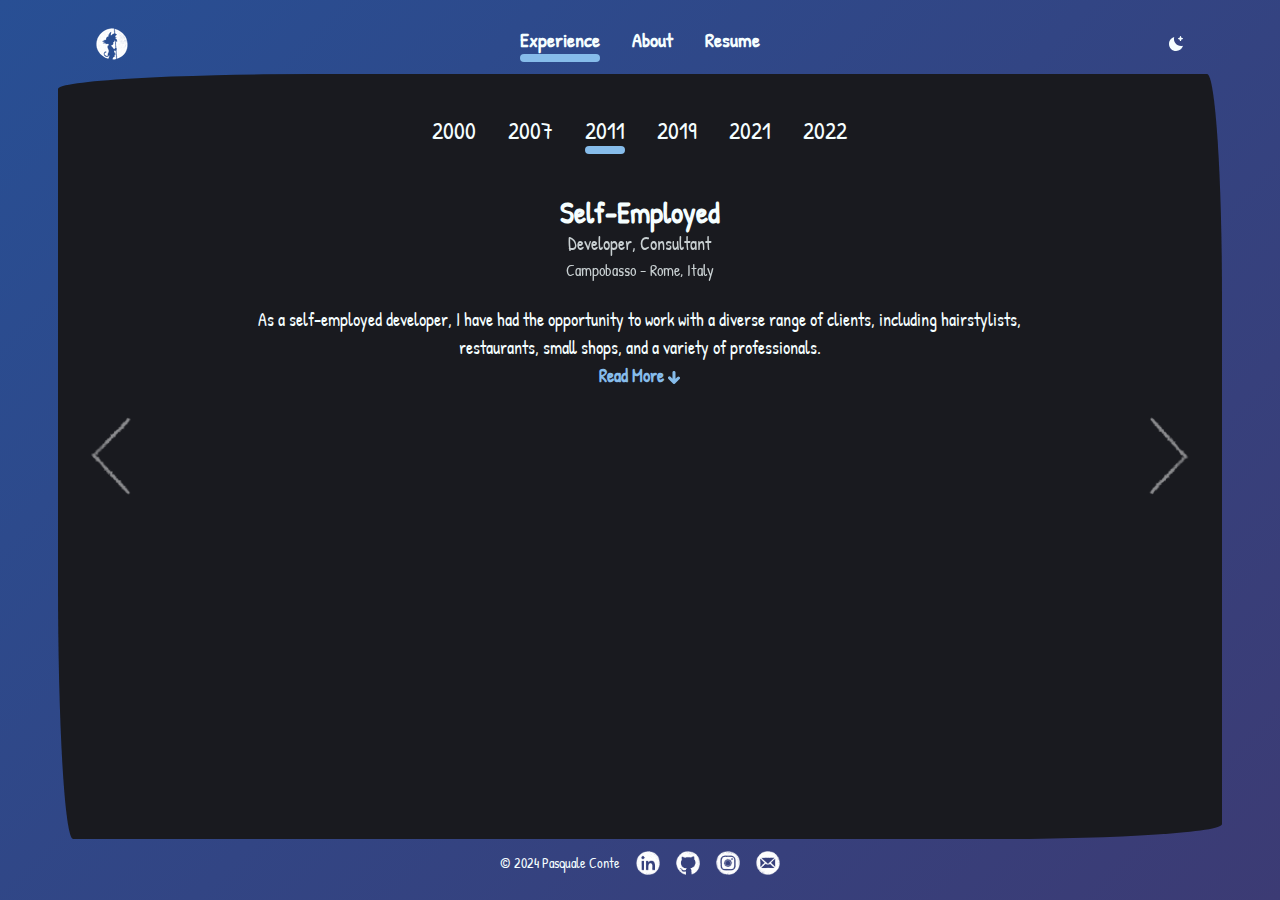
<file: experience/3/index.html>
<!DOCTYPE html><html><head><meta charset="utf-8">
<meta name="viewport" content="width=device-width, initial-scale=1">
<title>Pasquale Conte Resume</title>
<meta name="title" content="Pasquale Conte Resume">
<meta name="description" content="Software Engineer - Web Developer - Vue JS TS GO C#">
<meta name="og:title" content="Pasquale Conte Resume">
<meta name="og:url" content="https://contepas.github.io">
<meta name="og:description" content="Software Engineer - Web Developer - Vue JS TS GO C#">
<meta name="og:image" content="https://contepas.github.io/goku-og-img.png">
<meta name="og:type" content="website">
<meta name="og:site_name" content="Pasquale Conte Resume">
<script>console.log("%c Hi there!", "color:#8E86C0; font-size:16px;")</script>
<link rel="preload" as="fetch" crossorigin="anonymous" href="/experience/3/_payload.json?71877b0a-7ac9-4a37-8a57-e5c121dd4f0c">
<style>/*! tailwindcss v3.4.3 | MIT License | https://tailwindcss.com*/*,:after,:before{border:0 solid #e5e7eb;box-sizing:border-box}:after,:before{--tw-content:""}:host,html{line-height:1.5;-webkit-text-size-adjust:100%;font-family:Patrick Hand;font-feature-settings:normal;font-variation-settings:normal;tab-size:4;-webkit-tap-highlight-color:transparent}body{line-height:inherit;margin:0}hr{border-top-width:1px;color:inherit;height:0}abbr:where([title]){-webkit-text-decoration:underline dotted;text-decoration:underline dotted}h1,h2,h3,h4,h5,h6{font-size:inherit;font-weight:inherit}a{color:inherit;text-decoration:inherit}b,strong{font-weight:bolder}code,kbd,pre,samp{font-family:Patrick Hand;font-feature-settings:normal;font-size:1em;font-variation-settings:normal}small{font-size:80%}sub,sup{font-size:75%;line-height:0;position:relative;vertical-align:initial}sub{bottom:-.25em}sup{top:-.5em}table{border-collapse:collapse;border-color:inherit;text-indent:0}button,input,optgroup,select,textarea{color:inherit;font-family:inherit;font-feature-settings:inherit;font-size:100%;font-variation-settings:inherit;font-weight:inherit;letter-spacing:inherit;line-height:inherit;margin:0;padding:0}button,select{text-transform:none}button,input:where([type=button]),input:where([type=reset]),input:where([type=submit]){-webkit-appearance:button;background-color:initial;background-image:none}:-moz-focusring{outline:auto}:-moz-ui-invalid{box-shadow:none}progress{vertical-align:initial}::-webkit-inner-spin-button,::-webkit-outer-spin-button{height:auto}[type=search]{-webkit-appearance:textfield;outline-offset:-2px}::-webkit-search-decoration{-webkit-appearance:none}::-webkit-file-upload-button{-webkit-appearance:button;font:inherit}summary{display:list-item}blockquote,dd,dl,figure,h1,h2,h3,h4,h5,h6,hr,p,pre{margin:0}fieldset{margin:0}fieldset,legend{padding:0}menu,ol,ul{list-style:none;margin:0;padding:0}dialog{padding:0}textarea{resize:vertical}input::placeholder,textarea::placeholder{color:#9ca3af;opacity:1}[role=button],button{cursor:pointer}:disabled{cursor:default}audio,canvas,embed,iframe,img,object,svg,video{display:block;vertical-align:middle}img,video{height:auto;max-width:100%}[hidden]{display:none}*,::backdrop,:after,:before{--tw-border-spacing-x:0;--tw-border-spacing-y:0;--tw-translate-x:0;--tw-translate-y:0;--tw-rotate:0;--tw-skew-x:0;--tw-skew-y:0;--tw-scale-x:1;--tw-scale-y:1;--tw-pan-x: ;--tw-pan-y: ;--tw-pinch-zoom: ;--tw-scroll-snap-strictness:proximity;--tw-gradient-from-position: ;--tw-gradient-via-position: ;--tw-gradient-to-position: ;--tw-ordinal: ;--tw-slashed-zero: ;--tw-numeric-figure: ;--tw-numeric-spacing: ;--tw-numeric-fraction: ;--tw-ring-inset: ;--tw-ring-offset-width:0px;--tw-ring-offset-color:#fff;--tw-ring-color:#3b82f680;--tw-ring-offset-shadow:0 0 #0000;--tw-ring-shadow:0 0 #0000;--tw-shadow:0 0 #0000;--tw-shadow-colored:0 0 #0000;--tw-blur: ;--tw-brightness: ;--tw-contrast: ;--tw-grayscale: ;--tw-hue-rotate: ;--tw-invert: ;--tw-saturate: ;--tw-sepia: ;--tw-drop-shadow: ;--tw-backdrop-blur: ;--tw-backdrop-brightness: ;--tw-backdrop-contrast: ;--tw-backdrop-grayscale: ;--tw-backdrop-hue-rotate: ;--tw-backdrop-invert: ;--tw-backdrop-opacity: ;--tw-backdrop-saturate: ;--tw-backdrop-sepia: ;--tw-contain-size: ;--tw-contain-layout: ;--tw-contain-paint: ;--tw-contain-style: }.container{width:100%}@media (min-width:390px){.container{max-width:390px}}@media (min-width:640px){.container{max-width:640px}}@media (min-width:768px){.container{max-width:768px}}@media (min-width:1024px){.container{max-width:1024px}}@media (min-width:1280px){.container{max-width:1280px}}@media (min-width:1536px){.container{max-width:1536px}}.sr-only{height:1px;margin:-1px;overflow:hidden;padding:0;position:absolute;width:1px;clip:rect(0,0,0,0);border-width:0;white-space:nowrap}.absolute{position:absolute}.relative{position:relative}.z-0{z-index:0}.z-10{z-index:10}.float-right{float:right}.m-auto{margin:auto}.mx-auto{margin-left:auto;margin-right:auto}.my-auto{margin-bottom:auto;margin-top:auto}.mb-1{margin-bottom:.25rem}.ml-4{margin-left:1rem}.inline{display:inline}.flex{display:flex}.hidden{display:none}.h-2{height:.5rem}.h-6{height:1.5rem}.h-\[100dvh\]{height:100dvh}.h-\[calc\(100vh-15\%\)\]{height:calc(100vh - 15%)}.h-full{height:100%}.h-screen{height:100vh}.max-h-20{max-height:5rem}.max-h-\[80\%\]{max-height:80%}.w-6{width:1.5rem}.w-\[0px\]{width:0}.w-\[10\%\]{width:10%}.w-\[calc\(100\%-15\%\)\]{width:85%}.w-\[calc\(100\%-9\%\)\]{width:91%}.w-full{width:100%}.max-w-4xl{max-width:56rem}.max-w-\[1000px\]{max-width:1000px}.max-w-\[1200px\]{max-width:1200px}.max-w-\[400px\]{max-width:400px}.max-w-\[50\%\]{max-width:50%}.max-w-\[800px\]{max-width:800px}.max-w-\[90\%\]{max-width:90%}.flex-1{flex:1 1 0%}.rotate-180{--tw-rotate:180deg}.rotate-180,.rotate-90{transform:translate(var(--tw-translate-x),var(--tw-translate-y)) rotate(var(--tw-rotate)) skewX(var(--tw-skew-x)) skewY(var(--tw-skew-y)) scaleX(var(--tw-scale-x)) scaleY(var(--tw-scale-y))}.rotate-90{--tw-rotate:90deg}.scale-\[-1\]{--tw-scale-x:-1;--tw-scale-y:-1}.scale-\[-1\],.transform{transform:translate(var(--tw-translate-x),var(--tw-translate-y)) rotate(var(--tw-rotate)) skewX(var(--tw-skew-x)) skewY(var(--tw-skew-y)) scaleX(var(--tw-scale-x)) scaleY(var(--tw-scale-y))}.cursor-pointer{cursor:pointer}.flex-row{flex-direction:row}.flex-col{flex-direction:column}.flex-wrap{flex-wrap:wrap}.content-end{align-content:flex-end}.items-end{align-items:flex-end}.items-center{align-items:center}.justify-end{justify-content:flex-end}.justify-center{justify-content:center}.justify-between{justify-content:space-between}.gap-10{gap:2.5rem}.gap-4{gap:1rem}.gap-5{gap:1.25rem}.space-x-8>:not([hidden])~:not([hidden]){--tw-space-x-reverse:0;margin-left:calc(2rem*(1 - var(--tw-space-x-reverse)));margin-right:calc(2rem*var(--tw-space-x-reverse))}.space-y-4>:not([hidden])~:not([hidden]){--tw-space-y-reverse:0;margin-bottom:calc(1rem*var(--tw-space-y-reverse));margin-top:calc(1rem*(1 - var(--tw-space-y-reverse)))}.self-center{align-self:center}.overflow-hidden{overflow:hidden}.overflow-y-auto{overflow-y:auto}.overflow-x-hidden{overflow-x:hidden}.rounded-md{border-radius:.375rem}.rounded-xl{border-radius:.75rem}.border{border-width:1px}.border-4{border-width:4px}.border-paco-black{--tw-border-opacity:1;border-color:rgb(25 26 31/var(--tw-border-opacity))}.bg-paco-secondary{--tw-bg-opacity:1;background-color:rgb(134 188 234/var(--tw-bg-opacity))}.bg-paco-white-1{--tw-bg-opacity:1;background-color:rgb(245 254 255/var(--tw-bg-opacity))}.bg-transparent{background-color:initial}.fill-paco-white-1{fill:#f5feff}.p-5{padding:1.25rem}.px-3{padding-left:.75rem;padding-right:.75rem}.px-\[1\%\]{padding-left:1%;padding-right:1%}.px-\[5\%\]{padding-left:5%;padding-right:5%}.py-2{padding-bottom:.5rem;padding-top:.5rem}.py-\[8\%\]{padding-bottom:8%;padding-top:8%}.pb-1{padding-bottom:.25rem}.pb-2{padding-bottom:.5rem}.pb-3{padding-bottom:.75rem}.pb-4{padding-bottom:1rem}.pl-2{padding-left:.5rem}.pl-\[10\%\]{padding-left:10%}.pr-\[10\%\]{padding-right:10%}.pt-2{padding-top:.5rem}.pt-4{padding-top:1rem}.text-center{text-align:center}.text-end{text-align:end}.text-2xl{font-size:1.5rem;line-height:2rem}.text-3xl{font-size:1.875rem;line-height:2.25rem}.text-4xl{font-size:2.25rem;line-height:2.5rem}.text-7xl{font-size:4.5rem;line-height:1}.text-lg{font-size:1.125rem;line-height:1.75rem}.text-sm{font-size:.875rem;line-height:1.25rem}.text-xl{font-size:1.25rem;line-height:1.75rem}.font-bold{font-weight:700}.font-medium{font-weight:500}.uppercase{text-transform:uppercase}.capitalize{text-transform:capitalize}.text-paco-accent{--tw-text-opacity:1;color:rgb(142 134 192/var(--tw-text-opacity))}.text-paco-black{--tw-text-opacity:1;color:rgb(25 26 31/var(--tw-text-opacity))}.text-paco-secondary{--tw-text-opacity:1;color:rgb(134 188 234/var(--tw-text-opacity))}.text-paco-white-1{--tw-text-opacity:1;color:rgb(245 254 255/var(--tw-text-opacity))}.opacity-50{opacity:.5}.opacity-80{opacity:.8}.outline{outline-style:solid}.invert{--tw-invert:invert(100%);filter:var(--tw-blur) var(--tw-brightness) var(--tw-contrast) var(--tw-grayscale) var(--tw-hue-rotate) var(--tw-invert) var(--tw-saturate) var(--tw-sepia) var(--tw-drop-shadow)}.transition{transition-duration:.15s;transition-property:color,background-color,border-color,text-decoration-color,fill,stroke,opacity,box-shadow,transform,filter,-webkit-backdrop-filter;transition-property:color,background-color,border-color,text-decoration-color,fill,stroke,opacity,box-shadow,transform,filter,backdrop-filter;transition-property:color,background-color,border-color,text-decoration-color,fill,stroke,opacity,box-shadow,transform,filter,backdrop-filter,-webkit-backdrop-filter;transition-timing-function:cubic-bezier(.4,0,.2,1)}.ease-in{transition-timing-function:cubic-bezier(.4,0,1,1)}.hover\:text-paco-secondary:hover{--tw-text-opacity:1;color:rgb(134 188 234/var(--tw-text-opacity))}.hover\:opacity-100:hover{opacity:1}.dark\:block:is(.dark *){display:block}.dark\:hidden:is(.dark *){display:none}.dark\:border-paco-white-1:is(.dark *){--tw-border-opacity:1;border-color:rgb(245 254 255/var(--tw-border-opacity))}.dark\:bg-paco-black:is(.dark *){--tw-bg-opacity:1;background-color:rgb(25 26 31/var(--tw-bg-opacity))}.dark\:text-paco-white-1:is(.dark *),.dark\:text-paco-white-3:is(.dark *){--tw-text-opacity:1;color:rgb(245 254 255/var(--tw-text-opacity))}.dark\:invert-0:is(.dark *){--tw-invert:invert(0);filter:var(--tw-blur) var(--tw-brightness) var(--tw-contrast) var(--tw-grayscale) var(--tw-hue-rotate) var(--tw-invert) var(--tw-saturate) var(--tw-sepia) var(--tw-drop-shadow)}.dark\:hover\:text-paco-secondary:hover:is(.dark *){--tw-text-opacity:1;color:rgb(134 188 234/var(--tw-text-opacity))}@media (min-width:390px){.xs\:block{display:block}.xs\:hidden{display:none}.xs\:py-\[3\%\]{padding-bottom:3%;padding-top:3%}.xs\:pt-4{padding-top:1rem}.xs\:pt-\[6\%\]{padding-top:6%}.xs\:text-2xl{font-size:1.5rem;line-height:2rem}.xs\:text-3xl{font-size:1.875rem;line-height:2.25rem}.xs\:text-lg{font-size:1.125rem;line-height:1.75rem}}@media (min-width:768px){.md\:flex{display:flex}.md\:hidden{display:none}.md\:w-\[230px\]{width:230px}.md\:w-\[50\%\]{width:50%}.md\:max-w-\[80\%\]{max-width:80%}.md\:fill-paco-white-1{fill:#f5feff}.md\:py-10{padding-bottom:2.5rem;padding-top:2.5rem}.md\:pb-0{padding-bottom:0}.md\:pb-3{padding-bottom:.75rem}.md\:pt-0{padding-top:0}.md\:pt-10{padding-top:2.5rem}.md\:pt-3{padding-top:.75rem}.md\:pt-\[10\%\]{padding-top:10%}.md\:text-2xl{font-size:1.5rem;line-height:2rem}}@media (min-width:1024px){.lg\:max-w-\[50\%\]{max-width:50%}.lg\:flex-1{flex:1 1 0%}.lg\:flex-row{flex-direction:row}.lg\:items-start{align-items:flex-start}.lg\:justify-between{justify-content:space-between}.lg\:pt-\[15\%\]{padding-top:15%}.lg\:text-left{text-align:left}}</style>
<style>@font-face{font-family:Crimson Pro;font-style:italic;font-weight:200 700;src:url(/_nuxt/Crimson_Pro-200_700-1.BPV_4LoH.woff2) format("woff2");unicode-range:u+0102-0103,u+0110-0111,u+0128-0129,u+0168-0169,u+01a0-01a1,u+01af-01b0,u+0300-0301,u+0303-0304,u+0308-0309,u+0323,u+0329,u+1ea0-1ef9,u+20ab}@font-face{font-family:Crimson Pro;font-style:italic;font-weight:200 700;src:url(/_nuxt/Crimson_Pro-200_700-2.B121GQBM.woff2) format("woff2");unicode-range:u+0100-02af,u+0304,u+0308,u+0329,u+1e00-1e9f,u+1ef2-1eff,u+2020,u+20a0-20ab,u+20ad-20c0,u+2113,u+2c60-2c7f,u+a720-a7ff}@font-face{font-family:Crimson Pro;font-style:italic;font-weight:200 700;src:url(/_nuxt/Crimson_Pro-200_700-3.BBOD2Zfy.woff2) format("woff2");unicode-range:u+00??,u+0131,u+0152-0153,u+02bb-02bc,u+02c6,u+02da,u+02dc,u+0304,u+0308,u+0329,u+2000-206f,u+2074,u+20ac,u+2122,u+2191,u+2193,u+2212,u+2215,u+feff,u+fffd}@font-face{font-family:Crimson Pro;font-style:normal;font-weight:200 900;src:url(/_nuxt/Crimson_Pro-200_900-4.D0tPsNsA.woff2) format("woff2");unicode-range:u+0102-0103,u+0110-0111,u+0128-0129,u+0168-0169,u+01a0-01a1,u+01af-01b0,u+0300-0301,u+0303-0304,u+0308-0309,u+0323,u+0329,u+1ea0-1ef9,u+20ab}@font-face{font-family:Crimson Pro;font-style:normal;font-weight:200 900;src:url(/_nuxt/Crimson_Pro-200_900-5.Cwt_6OQM.woff2) format("woff2");unicode-range:u+0100-02af,u+0304,u+0308,u+0329,u+1e00-1e9f,u+1ef2-1eff,u+2020,u+20a0-20ab,u+20ad-20c0,u+2113,u+2c60-2c7f,u+a720-a7ff}@font-face{font-family:Crimson Pro;font-style:normal;font-weight:200 900;src:url(/_nuxt/Crimson_Pro-200_900-6.DZC5paAJ.woff2) format("woff2");unicode-range:u+00??,u+0131,u+0152-0153,u+02bb-02bc,u+02c6,u+02da,u+02dc,u+0304,u+0308,u+0329,u+2000-206f,u+2074,u+20ac,u+2122,u+2191,u+2193,u+2212,u+2215,u+feff,u+fffd}@font-face{font-family:Inter;font-style:normal;font-weight:200 700;src:url(/_nuxt/Inter-200_700-7.DIEz8p5i.woff2) format("woff2");unicode-range:u+0460-052f,u+1c80-1c88,u+20b4,u+2de0-2dff,u+a640-a69f,u+fe2e-fe2f}@font-face{font-family:Inter;font-style:normal;font-weight:200 700;src:url(/_nuxt/Inter-200_700-8.BmJJXa8e.woff2) format("woff2");unicode-range:u+0301,u+0400-045f,u+0490-0491,u+04b0-04b1,u+2116}@font-face{font-family:Inter;font-style:normal;font-weight:200 700;src:url(/_nuxt/Inter-200_700-9.D5AYLNiq.woff2) format("woff2");unicode-range:u+1f??}@font-face{font-family:Inter;font-style:normal;font-weight:200 700;src:url(/_nuxt/Inter-200_700-10.DyIDNIyN.woff2) format("woff2");unicode-range:u+0370-0377,u+037a-037f,u+0384-038a,u+038c,u+038e-03a1,u+03a3-03ff}@font-face{font-family:Inter;font-style:normal;font-weight:200 700;src:url(/_nuxt/Inter-200_700-11._GQuwPVU.woff2) format("woff2");unicode-range:u+0102-0103,u+0110-0111,u+0128-0129,u+0168-0169,u+01a0-01a1,u+01af-01b0,u+0300-0301,u+0303-0304,u+0308-0309,u+0323,u+0329,u+1ea0-1ef9,u+20ab}@font-face{font-family:Inter;font-style:normal;font-weight:200 700;src:url(/_nuxt/Inter-200_700-12.CN1pIXkb.woff2) format("woff2");unicode-range:u+0100-02af,u+0304,u+0308,u+0329,u+1e00-1e9f,u+1ef2-1eff,u+2020,u+20a0-20ab,u+20ad-20c0,u+2113,u+2c60-2c7f,u+a720-a7ff}@font-face{font-family:Inter;font-style:normal;font-weight:200 700;src:url(/_nuxt/Inter-200_700-13.BgVq2Tq4.woff2) format("woff2");unicode-range:u+00??,u+0131,u+0152-0153,u+02bb-02bc,u+02c6,u+02da,u+02dc,u+0304,u+0308,u+0329,u+2000-206f,u+2074,u+20ac,u+2122,u+2191,u+2193,u+2212,u+2215,u+feff,u+fffd}@font-face{font-family:Lato;font-style:normal;font-weight:100;src:url(/_nuxt/Lato-100-14.DCnLPYms.woff2) format("woff2");unicode-range:u+0100-02af,u+0304,u+0308,u+0329,u+1e00-1e9f,u+1ef2-1eff,u+2020,u+20a0-20ab,u+20ad-20c0,u+2113,u+2c60-2c7f,u+a720-a7ff}@font-face{font-family:Lato;font-style:normal;font-weight:100;src:url(/_nuxt/Lato-100-15.Dw0I1B7H.woff2) format("woff2");unicode-range:u+00??,u+0131,u+0152-0153,u+02bb-02bc,u+02c6,u+02da,u+02dc,u+0304,u+0308,u+0329,u+2000-206f,u+2074,u+20ac,u+2122,u+2191,u+2193,u+2212,u+2215,u+feff,u+fffd}@font-face{font-family:Lato;font-style:normal;font-weight:300;src:url(/_nuxt/Lato-300-16.BWm3ECDp.woff2) format("woff2");unicode-range:u+0100-02af,u+0304,u+0308,u+0329,u+1e00-1e9f,u+1ef2-1eff,u+2020,u+20a0-20ab,u+20ad-20c0,u+2113,u+2c60-2c7f,u+a720-a7ff}@font-face{font-family:Lato;font-style:normal;font-weight:300;src:url(/_nuxt/Lato-300-17.BP2wSCML.woff2) format("woff2");unicode-range:u+00??,u+0131,u+0152-0153,u+02bb-02bc,u+02c6,u+02da,u+02dc,u+0304,u+0308,u+0329,u+2000-206f,u+2074,u+20ac,u+2122,u+2191,u+2193,u+2212,u+2215,u+feff,u+fffd}@font-face{font-family:Patrick Hand;font-style:normal;font-weight:400;src:url(/_nuxt/Patrick_Hand-400-18.C6ySP1nI.woff2) format("woff2");unicode-range:u+0102-0103,u+0110-0111,u+0128-0129,u+0168-0169,u+01a0-01a1,u+01af-01b0,u+0300-0301,u+0303-0304,u+0308-0309,u+0323,u+0329,u+1ea0-1ef9,u+20ab}@font-face{font-family:Patrick Hand;font-style:normal;font-weight:400;src:url(/_nuxt/Patrick_Hand-400-19.DK_vwKOo.woff2) format("woff2");unicode-range:u+0100-02af,u+0304,u+0308,u+0329,u+1e00-1e9f,u+1ef2-1eff,u+2020,u+20a0-20ab,u+20ad-20c0,u+2113,u+2c60-2c7f,u+a720-a7ff}@font-face{font-family:Patrick Hand;font-style:normal;font-weight:400;src:url(/_nuxt/Patrick_Hand-400-20.C0o9_-Bw.woff2) format("woff2");unicode-range:u+00??,u+0131,u+0152-0153,u+02bb-02bc,u+02c6,u+02da,u+02dc,u+0304,u+0308,u+0329,u+2000-206f,u+2074,u+20ac,u+2122,u+2191,u+2193,u+2212,u+2215,u+feff,u+fffd}@font-face{font-family:Raleway;font-style:italic;font-weight:100;src:url(/_nuxt/Raleway-100-21.BqFD6ffQ.woff2) format("woff2");unicode-range:u+0460-052f,u+1c80-1c88,u+20b4,u+2de0-2dff,u+a640-a69f,u+fe2e-fe2f}@font-face{font-family:Raleway;font-style:italic;font-weight:100;src:url(/_nuxt/Raleway-100-22.m3Az-7vC.woff2) format("woff2");unicode-range:u+0301,u+0400-045f,u+0490-0491,u+04b0-04b1,u+2116}@font-face{font-family:Raleway;font-style:italic;font-weight:100;src:url(/_nuxt/Raleway-100-23.ChgmYnua.woff2) format("woff2");unicode-range:u+0102-0103,u+0110-0111,u+0128-0129,u+0168-0169,u+01a0-01a1,u+01af-01b0,u+0300-0301,u+0303-0304,u+0308-0309,u+0323,u+0329,u+1ea0-1ef9,u+20ab}@font-face{font-family:Raleway;font-style:italic;font-weight:100;src:url(/_nuxt/Raleway-100-24.ucPQhpon.woff2) format("woff2");unicode-range:u+0100-02af,u+0304,u+0308,u+0329,u+1e00-1e9f,u+1ef2-1eff,u+2020,u+20a0-20ab,u+20ad-20c0,u+2113,u+2c60-2c7f,u+a720-a7ff}@font-face{font-family:Raleway;font-style:italic;font-weight:100;src:url(/_nuxt/Raleway-100-25.D00sJPWW.woff2) format("woff2");unicode-range:u+00??,u+0131,u+0152-0153,u+02bb-02bc,u+02c6,u+02da,u+02dc,u+0304,u+0308,u+0329,u+2000-206f,u+2074,u+20ac,u+2122,u+2191,u+2193,u+2212,u+2215,u+feff,u+fffd}@font-face{font-family:Raleway;font-style:normal;font-weight:100;src:url(/_nuxt/Raleway-100-26.Dc5xu4We.woff2) format("woff2");unicode-range:u+0460-052f,u+1c80-1c88,u+20b4,u+2de0-2dff,u+a640-a69f,u+fe2e-fe2f}@font-face{font-family:Raleway;font-style:normal;font-weight:100;src:url(/_nuxt/Raleway-100-27.CqKTn0sv.woff2) format("woff2");unicode-range:u+0301,u+0400-045f,u+0490-0491,u+04b0-04b1,u+2116}@font-face{font-family:Raleway;font-style:normal;font-weight:100;src:url(/_nuxt/Raleway-100-28.wikBsL6_.woff2) format("woff2");unicode-range:u+0102-0103,u+0110-0111,u+0128-0129,u+0168-0169,u+01a0-01a1,u+01af-01b0,u+0300-0301,u+0303-0304,u+0308-0309,u+0323,u+0329,u+1ea0-1ef9,u+20ab}@font-face{font-family:Raleway;font-style:normal;font-weight:100;src:url(/_nuxt/Raleway-100-29.Dm8rnUUK.woff2) format("woff2");unicode-range:u+0100-02af,u+0304,u+0308,u+0329,u+1e00-1e9f,u+1ef2-1eff,u+2020,u+20a0-20ab,u+20ad-20c0,u+2113,u+2c60-2c7f,u+a720-a7ff}@font-face{font-family:Raleway;font-style:normal;font-weight:100;src:url(/_nuxt/Raleway-100-30.B0Bc4KU0.woff2) format("woff2");unicode-range:u+00??,u+0131,u+0152-0153,u+02bb-02bc,u+02c6,u+02da,u+02dc,u+0304,u+0308,u+0329,u+2000-206f,u+2074,u+20ac,u+2122,u+2191,u+2193,u+2212,u+2215,u+feff,u+fffd}@font-face{font-family:Raleway;font-style:normal;font-weight:400;src:url(/_nuxt/Raleway-100-26.Dc5xu4We.woff2) format("woff2");unicode-range:u+0460-052f,u+1c80-1c88,u+20b4,u+2de0-2dff,u+a640-a69f,u+fe2e-fe2f}@font-face{font-family:Raleway;font-style:normal;font-weight:400;src:url(/_nuxt/Raleway-100-27.CqKTn0sv.woff2) format("woff2");unicode-range:u+0301,u+0400-045f,u+0490-0491,u+04b0-04b1,u+2116}@font-face{font-family:Raleway;font-style:normal;font-weight:400;src:url(/_nuxt/Raleway-100-28.wikBsL6_.woff2) format("woff2");unicode-range:u+0102-0103,u+0110-0111,u+0128-0129,u+0168-0169,u+01a0-01a1,u+01af-01b0,u+0300-0301,u+0303-0304,u+0308-0309,u+0323,u+0329,u+1ea0-1ef9,u+20ab}@font-face{font-family:Raleway;font-style:normal;font-weight:400;src:url(/_nuxt/Raleway-100-29.Dm8rnUUK.woff2) format("woff2");unicode-range:u+0100-02af,u+0304,u+0308,u+0329,u+1e00-1e9f,u+1ef2-1eff,u+2020,u+20a0-20ab,u+20ad-20c0,u+2113,u+2c60-2c7f,u+a720-a7ff}@font-face{font-family:Raleway;font-style:normal;font-weight:400;src:url(/_nuxt/Raleway-100-30.B0Bc4KU0.woff2) format("woff2");unicode-range:u+00??,u+0131,u+0152-0153,u+02bb-02bc,u+02c6,u+02da,u+02dc,u+0304,u+0308,u+0329,u+2000-206f,u+2074,u+20ac,u+2122,u+2191,u+2193,u+2212,u+2215,u+feff,u+fffd}@font-face{font-family:Roboto;font-style:normal;font-weight:400;src:url(/_nuxt/Roboto-400-36.DORK9bGA.woff2) format("woff2");unicode-range:u+0460-052f,u+1c80-1c88,u+20b4,u+2de0-2dff,u+a640-a69f,u+fe2e-fe2f}@font-face{font-family:Roboto;font-style:normal;font-weight:400;src:url(/_nuxt/Roboto-400-37.DVDTZtmW.woff2) format("woff2");unicode-range:u+0301,u+0400-045f,u+0490-0491,u+04b0-04b1,u+2116}@font-face{font-family:Roboto;font-style:normal;font-weight:400;src:url("[data-uri]") format("woff2");unicode-range:u+1f??}@font-face{font-family:Roboto;font-style:normal;font-weight:400;src:url(/_nuxt/Roboto-400-39.BRWHCUYo.woff2) format("woff2");unicode-range:u+0370-0377,u+037a-037f,u+0384-038a,u+038c,u+038e-03a1,u+03a3-03ff}@font-face{font-family:Roboto;font-style:normal;font-weight:400;src:url(/_nuxt/Roboto-400-40.kCRe3VZk.woff2) format("woff2");unicode-range:u+0102-0103,u+0110-0111,u+0128-0129,u+0168-0169,u+01a0-01a1,u+01af-01b0,u+0300-0301,u+0303-0304,u+0308-0309,u+0323,u+0329,u+1ea0-1ef9,u+20ab}@font-face{font-family:Roboto;font-style:normal;font-weight:400;src:url(/_nuxt/Roboto-400-41.4bLplyDh.woff2) format("woff2");unicode-range:u+0100-02af,u+0304,u+0308,u+0329,u+1e00-1e9f,u+1ef2-1eff,u+2020,u+20a0-20ab,u+20ad-20c0,u+2113,u+2c60-2c7f,u+a720-a7ff}@font-face{font-family:Roboto;font-style:normal;font-weight:400;src:url(/_nuxt/Roboto-400-42.mTIRXP6Y.woff2) format("woff2");unicode-range:u+00??,u+0131,u+0152-0153,u+02bb-02bc,u+02c6,u+02da,u+02dc,u+0304,u+0308,u+0329,u+2000-206f,u+2074,u+20ac,u+2122,u+2191,u+2193,u+2212,u+2215,u+feff,u+fffd}</style>
<style>*,:after,:before{box-sizing:inherit}html{box-sizing:border-box}.page-enter-active,.page-leave-active{transition-behavior:allow-discrete;transition-duration:.35s;transition-property:opacity}page-enter-active{transition-timing-function:ease-in}page-leave-active{transition-timing-function:ease-out}.page-enter-from,.page-leave-to{opacity:0}</style>
<style>.border-handwriting[data-v-6d457b91]{border-radius:255px 15px 225px 15px/15px 225px 15px 255px}#one[data-v-6d457b91]{border:5px solid #ae0404}#two[data-v-6d457b91]{border:5px dotted #ae0404}#three[data-v-6d457b91]{border:5px dashed #ae0404}</style>
<style>.scrollbar-hide[data-v-0fefce32]::-webkit-scrollbar{display:none}.scrollbar-hide[data-v-0fefce32]{-ms-overflow-style:none;scrollbar-width:none}.borders-handwritten[data-v-0fefce32]{border-radius:255px 15px 225px 15px/15px 225px 15px 255px}.sfondo[data-v-0fefce32]{background:#284f94;background:linear-gradient(135deg,#284f94,#3c3b74)}</style>
<style>.nav-enter-active[data-v-47638fbe],.nav-leave-active[data-v-47638fbe]{transition-behavior:allow-discrete;transition-duration:.35s;transition-property:opacity scale}nav-enter-active[data-v-47638fbe]{transition-timing-function:ease-in}nav-leave-active[data-v-47638fbe]{transition-timing-function:ease-out}.nav-enter-from[data-v-47638fbe],.nav-leave-to[data-v-47638fbe]{opacity:0;transform:scale(0)}</style>
<style>.nav-enter-active[data-v-6be07674],.nav-leave-active[data-v-6be07674]{transition-behavior:allow-discrete;transition-duration:.35s;transition-property:opacity scale}nav-enter-active[data-v-6be07674]{transition-timing-function:ease-in}nav-leave-active[data-v-6be07674]{transition-timing-function:ease-out}.nav-enter-from[data-v-6be07674],.nav-leave-to[data-v-6be07674]{opacity:0;transform:scale(0)}</style>
<style>.fade-leave-active[data-v-7d130dc1]{transition:opacity 0s}.fade-enter-active[data-v-7d130dc1]{transition:opacity .4s ease-in}.fade-enter-from[data-v-7d130dc1],.fade-leave-to[data-v-7d130dc1]{opacity:0}.slide-left-enter-active[data-v-7d130dc1],.slide-left-leave-active[data-v-7d130dc1],.slide-right-enter-active[data-v-7d130dc1],.slide-right-leave-active[data-v-7d130dc1]{transition:all .35s}.slide-left-enter-from[data-v-7d130dc1]{opacity:0;transform:translate(500px)}.slide-left-leave-to[data-v-7d130dc1],.slide-right-enter-from[data-v-7d130dc1]{opacity:0;transform:translate(-500px)}.slide-right-leave-to[data-v-7d130dc1]{opacity:0;transform:translate(500px)}</style>
<link rel="stylesheet" href="/_nuxt/entry.CP1MaDbM.css">
<link rel="modulepreload" as="script" crossorigin href="/_nuxt/Cq2SFSA2.js">
<link rel="modulepreload" as="script" crossorigin href="/_nuxt/C5bOzqqv.js">
<link rel="modulepreload" as="script" crossorigin href="/_nuxt/CZLcTnfg.js">
<link rel="modulepreload" as="script" crossorigin href="/_nuxt/Br0q9yz9.js">
<link rel="modulepreload" as="script" crossorigin href="/_nuxt/D3Smut5Y.js">
<link rel="modulepreload" as="script" crossorigin href="/_nuxt/BB5SYacx.js">
<link rel="modulepreload" as="script" crossorigin href="/_nuxt/oaCBZZyI.js">
<link rel="modulepreload" as="script" crossorigin href="/_nuxt/BuUCXzu5.js">
<link rel="modulepreload" as="script" crossorigin href="/_nuxt/B225Xvw9.js">
<link rel="modulepreload" as="script" crossorigin href="/_nuxt/DZl2rOCe.js">
<script type="module" src="/_nuxt/Cq2SFSA2.js" crossorigin></script><script>"use strict";(()=>{const a=window,e=document.documentElement,c=window.localStorage,d=["dark","light"],n=c&&c.getItem&&c.getItem("nuxt-color-mode")||"dark";let l=n==="system"?f():n;const i=e.getAttribute("data-color-mode-forced");i&&(l=i),r(l),a["__NUXT_COLOR_MODE__"]={preference:n,value:l,getColorScheme:f,addColorScheme:r,removeColorScheme:u};function r(o){const t=""+o+"",s="";e.classList?e.classList.add(t):e.className+=" "+t,s&&e.setAttribute("data-"+s,o)}function u(o){const t=""+o+"",s="";e.classList?e.classList.remove(t):e.className=e.className.replace(new RegExp(t,"g"),""),s&&e.removeAttribute("data-"+s)}function m(o){return a.matchMedia("(prefers-color-scheme"+o+")")}function f(){if(a.matchMedia&&m("").media!=="not all"){for(const o of d)if(m(":"+o).matches)return o}return"dark"}})();
</script></head><body  class="test"><div id="__nuxt"><div class="sfondo flex h-[100dvh] flex-col items-center justify-center overflow-hidden" data-v-0fefce32><nav class="flex items-center justify-between w-[calc(100%-15%)] pb-1 pt-2 md:pb-3 md:pt-0" data-v-0fefce32 data-v-47638fbe><div class="flex flex-1" data-v-47638fbe><a href="/" class="cursor-pointer" data-v-47638fbe><img onerror="this.setAttribute(&#39;data-error&#39;, 1)" width="32" data-nuxt-img srcset="/_ipx/w_32/goku.png 1x, /_ipx/w_64/goku.png 2x" style="height:100%;" src="/_ipx/w_32/goku.png" data-v-47638fbe></a></div><span data-v-47638fbe></span></nav><div class="borders-handwritten flex h-[calc(100vh-15%)] w-[calc(100%-9%)] flex-col justify-center overflow-hidden bg-paco-white-1 dark:bg-paco-black" data-v-0fefce32><main id="blackboard" class="scrollbar-hide relative flex h-full flex-row overflow-y-auto overflow-x-hidden" data-v-0fefce32><div class="w-[10%]" data-v-0fefce32><!----></div><div class="relative flex h-full w-full justify-center py-[8%] md:py-10" data-v-0fefce32><!--[--><div class="flex h-full w-full flex-col items-center" data-v-6be07674><ul class="z-10 hidden flex-row space-x-8 md:flex" data-v-6be07674><!--[--><li class="active" data-v-6be07674><a class="cursor-pointer bg-transparent text-2xl text-paco-black hover:text-paco-secondary dark:text-paco-white-1 dark:hover:text-paco-secondary" aria-current="page" data-v-6be07674>2000</a><div style="display:none;" class="h-2 rounded-md bg-paco-secondary" data-v-6be07674></div></li><li class="active" data-v-6be07674><a class="cursor-pointer bg-transparent text-2xl text-paco-black hover:text-paco-secondary dark:text-paco-white-1 dark:hover:text-paco-secondary" aria-current="page" data-v-6be07674>2007</a><div style="display:none;" class="h-2 rounded-md bg-paco-secondary" data-v-6be07674></div></li><li class="active" data-v-6be07674><a class="cursor-pointer bg-transparent text-2xl text-paco-black hover:text-paco-secondary dark:text-paco-white-1 dark:hover:text-paco-secondary" aria-current="page" data-v-6be07674>2011</a><div style="" class="h-2 rounded-md bg-paco-secondary" data-v-6be07674></div></li><li class="active" data-v-6be07674><a class="cursor-pointer bg-transparent text-2xl text-paco-black hover:text-paco-secondary dark:text-paco-white-1 dark:hover:text-paco-secondary" aria-current="page" data-v-6be07674>2019</a><div style="display:none;" class="h-2 rounded-md bg-paco-secondary" data-v-6be07674></div></li><li class="active" data-v-6be07674><a class="cursor-pointer bg-transparent text-2xl text-paco-black hover:text-paco-secondary dark:text-paco-white-1 dark:hover:text-paco-secondary" aria-current="page" data-v-6be07674>2021</a><div style="display:none;" class="h-2 rounded-md bg-paco-secondary" data-v-6be07674></div></li><li class="active" data-v-6be07674><a class="cursor-pointer bg-transparent text-2xl text-paco-black hover:text-paco-secondary dark:text-paco-white-1 dark:hover:text-paco-secondary" aria-current="page" data-v-6be07674>2022</a><div style="display:none;" class="h-2 rounded-md bg-paco-secondary" data-v-6be07674></div></li><!--]--></ul><div class="max-w-[800px] overflow-y-auto px-[1%]" data-v-7d130dc1><div class="flex flex-col items-center text-center" data-v-7d130dc1><h2 class="z-10 text-3xl font-bold text-paco-black dark:text-paco-white-1 xs:pt-4 md:pt-10" data-v-7d130dc1>Self-Employed</h2><h3 class="z-10 text-lg text-paco-black opacity-80 dark:text-paco-white-1" data-v-7d130dc1>Developer, Consultant</h3><h4 class="text-md z-10 text-paco-black opacity-80 dark:text-paco-white-1" data-v-7d130dc1>Campobasso - Rome, Italy</h4><br class="hidden xs:block" data-v-7d130dc1><p class="z-10 text-lg text-paco-black dark:text-paco-white-1" data-v-7d130dc1>As a self-employed developer, I have had the opportunity to work with a diverse range of clients, including hairstylists, restaurants, small shops, and a variety of professionals.</p><button class="z-10 text-lg font-bold text-paco-secondary" data-v-7d130dc1>Read More <img onerror="this.setAttribute(&#39;data-error&#39;, 1)" width="12" data-nuxt-img srcset="/_ipx/w_12/down-arrow-icon.svg 1x, /_ipx/w_24/down-arrow-icon.svg 2x" color="blue" src="/_ipx/w_12/down-arrow-icon.svg" class="color-paco-secondary inline" data-v-7d130dc1></button><div style="display:none;opacity:0;transform:scale(0, 0);" data-v-7d130dc1><!--[--><p class="text-lg text-paco-black dark:text-paco-white-1" data-v-7d130dc1><span class="text-paco-accent" data-v-7d130dc1>Web Development</span> Designing and developing responsive websites and web applications tailored to the client&#39;s needs.</p><p class="text-lg text-paco-black dark:text-paco-white-1" data-v-7d130dc1><span class="text-paco-accent" data-v-7d130dc1>Consultant</span> Providing consulting services for the implementation of CRM and ERP systems, including system analysis, requirements gathering, and system design.</p><p class="text-lg text-paco-black dark:text-paco-white-1" data-v-7d130dc1><span class="text-paco-accent" data-v-7d130dc1>Advertising</span> Developing and implementing advertising campaigns for clients, from the website and/or webapps to support it, to the content creation (Photo, Videos, Logo), including social media marketing and email marketing.</p><p class="text-lg text-paco-black dark:text-paco-white-1" data-v-7d130dc1><span class="text-paco-accent" data-v-7d130dc1>Takeaways</span> This role taught me how to effectively communicate with clients, understand their needs, and deliver tailored solutions. I also learned to thrive under pressure, consistently meet deadlines, and swiftly adapt to new technologies and environments, which significantly enhanced my problem-solving abilities and overall professional growth.</p><!--]--><ul class="z-10 flex flex-row flex-wrap justify-center gap-4 pt-4" data-v-7d130dc1><!--[--><li class="text-xl font-bold text-paco-white-1" data-v-7d130dc1>HTML</li><li class="text-xl font-bold text-paco-white-1" data-v-7d130dc1>CSS</li><li class="text-xl font-bold text-paco-white-1" data-v-7d130dc1>JavaScript</li><li class="text-xl font-bold text-paco-white-1" data-v-7d130dc1>Express.js</li><li class="text-xl font-bold text-paco-white-1" data-v-7d130dc1>Python</li><li class="text-xl font-bold text-paco-white-1" data-v-7d130dc1>Flask</li><li class="text-xl font-bold text-paco-white-1" data-v-7d130dc1>PHP</li><li class="text-xl font-bold text-paco-white-1" data-v-7d130dc1>MySQL</li><!--]--></ul></div><!----></div></div></div><!--]--></div><div class="w-[10%]" data-v-0fefce32><!----></div></main></div><footer class="flex items-center justify-center pb-3 pt-2 md:pb-0 md:pt-3" data-v-0fefce32><p class="text-sm text-paco-white-1" data-v-0fefce32>© 2024 Pasquale Conte</p><a class="cursor-pointer" data-v-0fefce32><img onerror="this.setAttribute(&#39;data-error&#39;, 1)" alt="linkedin" data-nuxt-img srcset="/_ipx/_/linkedin.png 1x, /_ipx/_/linkedin.png 2x" src="/_ipx/_/linkedin.png" class="ml-4 h-6 w-6" data-v-0fefce32></a><a class="cursor-pointer" data-v-0fefce32><img onerror="this.setAttribute(&#39;data-error&#39;, 1)" alt="github" data-nuxt-img srcset="/_ipx/_/github.png 1x, /_ipx/_/github.png 2x" src="/_ipx/_/github.png" class="ml-4 h-6 w-6" data-v-0fefce32></a><a class="cursor-pointer" data-v-0fefce32><img onerror="this.setAttribute(&#39;data-error&#39;, 1)" alt="instagram" data-nuxt-img srcset="/_ipx/_/instagram.png 1x, /_ipx/_/instagram.png 2x" src="/_ipx/_/instagram.png" class="ml-4 h-6 w-6" data-v-0fefce32></a><a class="cursor-pointer" data-v-0fefce32><img onerror="this.setAttribute(&#39;data-error&#39;, 1)" alt="email" data-nuxt-img srcset="/_ipx/_/email.png 1x, /_ipx/_/email.png 2x" src="/_ipx/_/email.png" class="ml-4 h-6 w-6" data-v-0fefce32></a></footer></div></div><div id="teleports"></div><script type="application/json" id="__NUXT_DATA__" data-ssr="true" data-src="/experience/3/_payload.json?71877b0a-7ac9-4a37-8a57-e5c121dd4f0c">[{"state":1,"once":7,"_errors":9,"serverRendered":5,"path":11,"pinia":12,"prerenderedAt":18},["Reactive",2],{"$scolor-mode":3},{"preference":4,"value":4,"unknown":5,"forced":6},"dark",true,false,["Reactive",8],["Set"],["Reactive",10],{},"/experience/3",["Reactive",13],{"internalNavigation":14},{"canGoNext":15,"canGoBack":17},["EmptyRef",16],"false",["EmptyRef",16],1719946313140]</script>
<script>window.__NUXT__={};window.__NUXT__.config={public:{},app:{baseURL:"/",buildAssetsDir:"/_nuxt/",cdnURL:""}}</script></body></html>
</file>
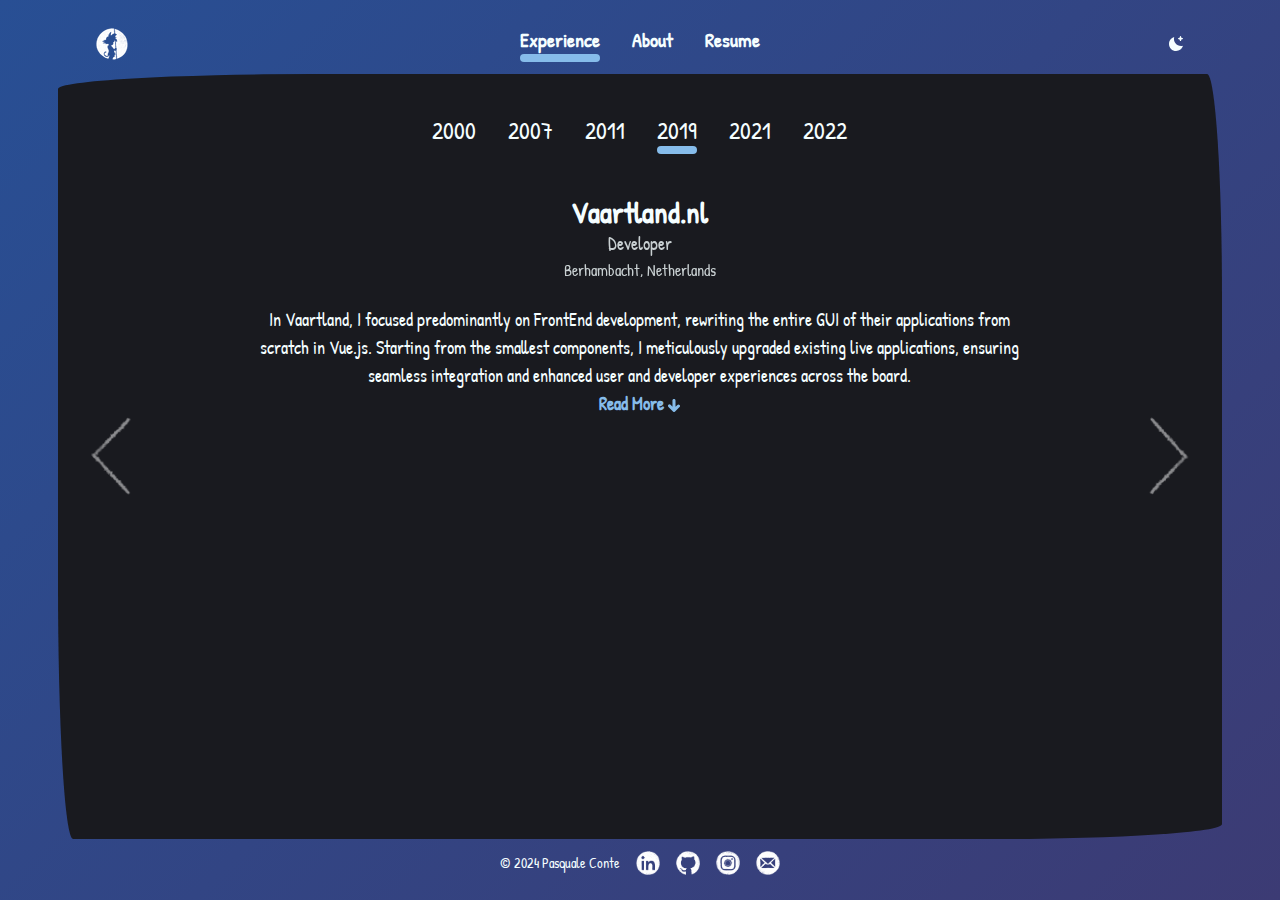
<file: experience/4/index.html>
<!DOCTYPE html><html><head><meta charset="utf-8">
<meta name="viewport" content="width=device-width, initial-scale=1">
<title>Pasquale Conte Resume</title>
<meta name="title" content="Pasquale Conte Resume">
<meta name="description" content="Software Engineer - Web Developer - Vue JS TS GO C#">
<meta name="og:title" content="Pasquale Conte Resume">
<meta name="og:url" content="https://contepas.github.io">
<meta name="og:description" content="Software Engineer - Web Developer - Vue JS TS GO C#">
<meta name="og:image" content="https://contepas.github.io/goku-og-img.png">
<meta name="og:type" content="website">
<meta name="og:site_name" content="Pasquale Conte Resume">
<script>console.log("%c Hi there!", "color:#8E86C0; font-size:16px;")</script>
<link rel="preload" as="fetch" crossorigin="anonymous" href="/experience/4/_payload.json?71877b0a-7ac9-4a37-8a57-e5c121dd4f0c">
<style>/*! tailwindcss v3.4.3 | MIT License | https://tailwindcss.com*/*,:after,:before{border:0 solid #e5e7eb;box-sizing:border-box}:after,:before{--tw-content:""}:host,html{line-height:1.5;-webkit-text-size-adjust:100%;font-family:Patrick Hand;font-feature-settings:normal;font-variation-settings:normal;tab-size:4;-webkit-tap-highlight-color:transparent}body{line-height:inherit;margin:0}hr{border-top-width:1px;color:inherit;height:0}abbr:where([title]){-webkit-text-decoration:underline dotted;text-decoration:underline dotted}h1,h2,h3,h4,h5,h6{font-size:inherit;font-weight:inherit}a{color:inherit;text-decoration:inherit}b,strong{font-weight:bolder}code,kbd,pre,samp{font-family:Patrick Hand;font-feature-settings:normal;font-size:1em;font-variation-settings:normal}small{font-size:80%}sub,sup{font-size:75%;line-height:0;position:relative;vertical-align:initial}sub{bottom:-.25em}sup{top:-.5em}table{border-collapse:collapse;border-color:inherit;text-indent:0}button,input,optgroup,select,textarea{color:inherit;font-family:inherit;font-feature-settings:inherit;font-size:100%;font-variation-settings:inherit;font-weight:inherit;letter-spacing:inherit;line-height:inherit;margin:0;padding:0}button,select{text-transform:none}button,input:where([type=button]),input:where([type=reset]),input:where([type=submit]){-webkit-appearance:button;background-color:initial;background-image:none}:-moz-focusring{outline:auto}:-moz-ui-invalid{box-shadow:none}progress{vertical-align:initial}::-webkit-inner-spin-button,::-webkit-outer-spin-button{height:auto}[type=search]{-webkit-appearance:textfield;outline-offset:-2px}::-webkit-search-decoration{-webkit-appearance:none}::-webkit-file-upload-button{-webkit-appearance:button;font:inherit}summary{display:list-item}blockquote,dd,dl,figure,h1,h2,h3,h4,h5,h6,hr,p,pre{margin:0}fieldset{margin:0}fieldset,legend{padding:0}menu,ol,ul{list-style:none;margin:0;padding:0}dialog{padding:0}textarea{resize:vertical}input::placeholder,textarea::placeholder{color:#9ca3af;opacity:1}[role=button],button{cursor:pointer}:disabled{cursor:default}audio,canvas,embed,iframe,img,object,svg,video{display:block;vertical-align:middle}img,video{height:auto;max-width:100%}[hidden]{display:none}*,::backdrop,:after,:before{--tw-border-spacing-x:0;--tw-border-spacing-y:0;--tw-translate-x:0;--tw-translate-y:0;--tw-rotate:0;--tw-skew-x:0;--tw-skew-y:0;--tw-scale-x:1;--tw-scale-y:1;--tw-pan-x: ;--tw-pan-y: ;--tw-pinch-zoom: ;--tw-scroll-snap-strictness:proximity;--tw-gradient-from-position: ;--tw-gradient-via-position: ;--tw-gradient-to-position: ;--tw-ordinal: ;--tw-slashed-zero: ;--tw-numeric-figure: ;--tw-numeric-spacing: ;--tw-numeric-fraction: ;--tw-ring-inset: ;--tw-ring-offset-width:0px;--tw-ring-offset-color:#fff;--tw-ring-color:#3b82f680;--tw-ring-offset-shadow:0 0 #0000;--tw-ring-shadow:0 0 #0000;--tw-shadow:0 0 #0000;--tw-shadow-colored:0 0 #0000;--tw-blur: ;--tw-brightness: ;--tw-contrast: ;--tw-grayscale: ;--tw-hue-rotate: ;--tw-invert: ;--tw-saturate: ;--tw-sepia: ;--tw-drop-shadow: ;--tw-backdrop-blur: ;--tw-backdrop-brightness: ;--tw-backdrop-contrast: ;--tw-backdrop-grayscale: ;--tw-backdrop-hue-rotate: ;--tw-backdrop-invert: ;--tw-backdrop-opacity: ;--tw-backdrop-saturate: ;--tw-backdrop-sepia: ;--tw-contain-size: ;--tw-contain-layout: ;--tw-contain-paint: ;--tw-contain-style: }.container{width:100%}@media (min-width:390px){.container{max-width:390px}}@media (min-width:640px){.container{max-width:640px}}@media (min-width:768px){.container{max-width:768px}}@media (min-width:1024px){.container{max-width:1024px}}@media (min-width:1280px){.container{max-width:1280px}}@media (min-width:1536px){.container{max-width:1536px}}.sr-only{height:1px;margin:-1px;overflow:hidden;padding:0;position:absolute;width:1px;clip:rect(0,0,0,0);border-width:0;white-space:nowrap}.absolute{position:absolute}.relative{position:relative}.z-0{z-index:0}.z-10{z-index:10}.float-right{float:right}.m-auto{margin:auto}.mx-auto{margin-left:auto;margin-right:auto}.my-auto{margin-bottom:auto;margin-top:auto}.mb-1{margin-bottom:.25rem}.ml-4{margin-left:1rem}.inline{display:inline}.flex{display:flex}.hidden{display:none}.h-2{height:.5rem}.h-6{height:1.5rem}.h-\[100dvh\]{height:100dvh}.h-\[calc\(100vh-15\%\)\]{height:calc(100vh - 15%)}.h-full{height:100%}.h-screen{height:100vh}.max-h-20{max-height:5rem}.max-h-\[80\%\]{max-height:80%}.w-6{width:1.5rem}.w-\[0px\]{width:0}.w-\[10\%\]{width:10%}.w-\[calc\(100\%-15\%\)\]{width:85%}.w-\[calc\(100\%-9\%\)\]{width:91%}.w-full{width:100%}.max-w-4xl{max-width:56rem}.max-w-\[1000px\]{max-width:1000px}.max-w-\[1200px\]{max-width:1200px}.max-w-\[400px\]{max-width:400px}.max-w-\[50\%\]{max-width:50%}.max-w-\[800px\]{max-width:800px}.max-w-\[90\%\]{max-width:90%}.flex-1{flex:1 1 0%}.rotate-180{--tw-rotate:180deg}.rotate-180,.rotate-90{transform:translate(var(--tw-translate-x),var(--tw-translate-y)) rotate(var(--tw-rotate)) skewX(var(--tw-skew-x)) skewY(var(--tw-skew-y)) scaleX(var(--tw-scale-x)) scaleY(var(--tw-scale-y))}.rotate-90{--tw-rotate:90deg}.scale-\[-1\]{--tw-scale-x:-1;--tw-scale-y:-1}.scale-\[-1\],.transform{transform:translate(var(--tw-translate-x),var(--tw-translate-y)) rotate(var(--tw-rotate)) skewX(var(--tw-skew-x)) skewY(var(--tw-skew-y)) scaleX(var(--tw-scale-x)) scaleY(var(--tw-scale-y))}.cursor-pointer{cursor:pointer}.flex-row{flex-direction:row}.flex-col{flex-direction:column}.flex-wrap{flex-wrap:wrap}.content-end{align-content:flex-end}.items-end{align-items:flex-end}.items-center{align-items:center}.justify-end{justify-content:flex-end}.justify-center{justify-content:center}.justify-between{justify-content:space-between}.gap-10{gap:2.5rem}.gap-4{gap:1rem}.gap-5{gap:1.25rem}.space-x-8>:not([hidden])~:not([hidden]){--tw-space-x-reverse:0;margin-left:calc(2rem*(1 - var(--tw-space-x-reverse)));margin-right:calc(2rem*var(--tw-space-x-reverse))}.space-y-4>:not([hidden])~:not([hidden]){--tw-space-y-reverse:0;margin-bottom:calc(1rem*var(--tw-space-y-reverse));margin-top:calc(1rem*(1 - var(--tw-space-y-reverse)))}.self-center{align-self:center}.overflow-hidden{overflow:hidden}.overflow-y-auto{overflow-y:auto}.overflow-x-hidden{overflow-x:hidden}.rounded-md{border-radius:.375rem}.rounded-xl{border-radius:.75rem}.border{border-width:1px}.border-4{border-width:4px}.border-paco-black{--tw-border-opacity:1;border-color:rgb(25 26 31/var(--tw-border-opacity))}.bg-paco-secondary{--tw-bg-opacity:1;background-color:rgb(134 188 234/var(--tw-bg-opacity))}.bg-paco-white-1{--tw-bg-opacity:1;background-color:rgb(245 254 255/var(--tw-bg-opacity))}.bg-transparent{background-color:initial}.fill-paco-white-1{fill:#f5feff}.p-5{padding:1.25rem}.px-3{padding-left:.75rem;padding-right:.75rem}.px-\[1\%\]{padding-left:1%;padding-right:1%}.px-\[5\%\]{padding-left:5%;padding-right:5%}.py-2{padding-bottom:.5rem;padding-top:.5rem}.py-\[8\%\]{padding-bottom:8%;padding-top:8%}.pb-1{padding-bottom:.25rem}.pb-2{padding-bottom:.5rem}.pb-3{padding-bottom:.75rem}.pb-4{padding-bottom:1rem}.pl-2{padding-left:.5rem}.pl-\[10\%\]{padding-left:10%}.pr-\[10\%\]{padding-right:10%}.pt-2{padding-top:.5rem}.pt-4{padding-top:1rem}.text-center{text-align:center}.text-end{text-align:end}.text-2xl{font-size:1.5rem;line-height:2rem}.text-3xl{font-size:1.875rem;line-height:2.25rem}.text-4xl{font-size:2.25rem;line-height:2.5rem}.text-7xl{font-size:4.5rem;line-height:1}.text-lg{font-size:1.125rem;line-height:1.75rem}.text-sm{font-size:.875rem;line-height:1.25rem}.text-xl{font-size:1.25rem;line-height:1.75rem}.font-bold{font-weight:700}.font-medium{font-weight:500}.uppercase{text-transform:uppercase}.capitalize{text-transform:capitalize}.text-paco-accent{--tw-text-opacity:1;color:rgb(142 134 192/var(--tw-text-opacity))}.text-paco-black{--tw-text-opacity:1;color:rgb(25 26 31/var(--tw-text-opacity))}.text-paco-secondary{--tw-text-opacity:1;color:rgb(134 188 234/var(--tw-text-opacity))}.text-paco-white-1{--tw-text-opacity:1;color:rgb(245 254 255/var(--tw-text-opacity))}.opacity-50{opacity:.5}.opacity-80{opacity:.8}.outline{outline-style:solid}.invert{--tw-invert:invert(100%);filter:var(--tw-blur) var(--tw-brightness) var(--tw-contrast) var(--tw-grayscale) var(--tw-hue-rotate) var(--tw-invert) var(--tw-saturate) var(--tw-sepia) var(--tw-drop-shadow)}.transition{transition-duration:.15s;transition-property:color,background-color,border-color,text-decoration-color,fill,stroke,opacity,box-shadow,transform,filter,-webkit-backdrop-filter;transition-property:color,background-color,border-color,text-decoration-color,fill,stroke,opacity,box-shadow,transform,filter,backdrop-filter;transition-property:color,background-color,border-color,text-decoration-color,fill,stroke,opacity,box-shadow,transform,filter,backdrop-filter,-webkit-backdrop-filter;transition-timing-function:cubic-bezier(.4,0,.2,1)}.ease-in{transition-timing-function:cubic-bezier(.4,0,1,1)}.hover\:text-paco-secondary:hover{--tw-text-opacity:1;color:rgb(134 188 234/var(--tw-text-opacity))}.hover\:opacity-100:hover{opacity:1}.dark\:block:is(.dark *){display:block}.dark\:hidden:is(.dark *){display:none}.dark\:border-paco-white-1:is(.dark *){--tw-border-opacity:1;border-color:rgb(245 254 255/var(--tw-border-opacity))}.dark\:bg-paco-black:is(.dark *){--tw-bg-opacity:1;background-color:rgb(25 26 31/var(--tw-bg-opacity))}.dark\:text-paco-white-1:is(.dark *),.dark\:text-paco-white-3:is(.dark *){--tw-text-opacity:1;color:rgb(245 254 255/var(--tw-text-opacity))}.dark\:invert-0:is(.dark *){--tw-invert:invert(0);filter:var(--tw-blur) var(--tw-brightness) var(--tw-contrast) var(--tw-grayscale) var(--tw-hue-rotate) var(--tw-invert) var(--tw-saturate) var(--tw-sepia) var(--tw-drop-shadow)}.dark\:hover\:text-paco-secondary:hover:is(.dark *){--tw-text-opacity:1;color:rgb(134 188 234/var(--tw-text-opacity))}@media (min-width:390px){.xs\:block{display:block}.xs\:hidden{display:none}.xs\:py-\[3\%\]{padding-bottom:3%;padding-top:3%}.xs\:pt-4{padding-top:1rem}.xs\:pt-\[6\%\]{padding-top:6%}.xs\:text-2xl{font-size:1.5rem;line-height:2rem}.xs\:text-3xl{font-size:1.875rem;line-height:2.25rem}.xs\:text-lg{font-size:1.125rem;line-height:1.75rem}}@media (min-width:768px){.md\:flex{display:flex}.md\:hidden{display:none}.md\:w-\[230px\]{width:230px}.md\:w-\[50\%\]{width:50%}.md\:max-w-\[80\%\]{max-width:80%}.md\:fill-paco-white-1{fill:#f5feff}.md\:py-10{padding-bottom:2.5rem;padding-top:2.5rem}.md\:pb-0{padding-bottom:0}.md\:pb-3{padding-bottom:.75rem}.md\:pt-0{padding-top:0}.md\:pt-10{padding-top:2.5rem}.md\:pt-3{padding-top:.75rem}.md\:pt-\[10\%\]{padding-top:10%}.md\:text-2xl{font-size:1.5rem;line-height:2rem}}@media (min-width:1024px){.lg\:max-w-\[50\%\]{max-width:50%}.lg\:flex-1{flex:1 1 0%}.lg\:flex-row{flex-direction:row}.lg\:items-start{align-items:flex-start}.lg\:justify-between{justify-content:space-between}.lg\:pt-\[15\%\]{padding-top:15%}.lg\:text-left{text-align:left}}</style>
<style>@font-face{font-family:Crimson Pro;font-style:italic;font-weight:200 700;src:url(/_nuxt/Crimson_Pro-200_700-1.BPV_4LoH.woff2) format("woff2");unicode-range:u+0102-0103,u+0110-0111,u+0128-0129,u+0168-0169,u+01a0-01a1,u+01af-01b0,u+0300-0301,u+0303-0304,u+0308-0309,u+0323,u+0329,u+1ea0-1ef9,u+20ab}@font-face{font-family:Crimson Pro;font-style:italic;font-weight:200 700;src:url(/_nuxt/Crimson_Pro-200_700-2.B121GQBM.woff2) format("woff2");unicode-range:u+0100-02af,u+0304,u+0308,u+0329,u+1e00-1e9f,u+1ef2-1eff,u+2020,u+20a0-20ab,u+20ad-20c0,u+2113,u+2c60-2c7f,u+a720-a7ff}@font-face{font-family:Crimson Pro;font-style:italic;font-weight:200 700;src:url(/_nuxt/Crimson_Pro-200_700-3.BBOD2Zfy.woff2) format("woff2");unicode-range:u+00??,u+0131,u+0152-0153,u+02bb-02bc,u+02c6,u+02da,u+02dc,u+0304,u+0308,u+0329,u+2000-206f,u+2074,u+20ac,u+2122,u+2191,u+2193,u+2212,u+2215,u+feff,u+fffd}@font-face{font-family:Crimson Pro;font-style:normal;font-weight:200 900;src:url(/_nuxt/Crimson_Pro-200_900-4.D0tPsNsA.woff2) format("woff2");unicode-range:u+0102-0103,u+0110-0111,u+0128-0129,u+0168-0169,u+01a0-01a1,u+01af-01b0,u+0300-0301,u+0303-0304,u+0308-0309,u+0323,u+0329,u+1ea0-1ef9,u+20ab}@font-face{font-family:Crimson Pro;font-style:normal;font-weight:200 900;src:url(/_nuxt/Crimson_Pro-200_900-5.Cwt_6OQM.woff2) format("woff2");unicode-range:u+0100-02af,u+0304,u+0308,u+0329,u+1e00-1e9f,u+1ef2-1eff,u+2020,u+20a0-20ab,u+20ad-20c0,u+2113,u+2c60-2c7f,u+a720-a7ff}@font-face{font-family:Crimson Pro;font-style:normal;font-weight:200 900;src:url(/_nuxt/Crimson_Pro-200_900-6.DZC5paAJ.woff2) format("woff2");unicode-range:u+00??,u+0131,u+0152-0153,u+02bb-02bc,u+02c6,u+02da,u+02dc,u+0304,u+0308,u+0329,u+2000-206f,u+2074,u+20ac,u+2122,u+2191,u+2193,u+2212,u+2215,u+feff,u+fffd}@font-face{font-family:Inter;font-style:normal;font-weight:200 700;src:url(/_nuxt/Inter-200_700-7.DIEz8p5i.woff2) format("woff2");unicode-range:u+0460-052f,u+1c80-1c88,u+20b4,u+2de0-2dff,u+a640-a69f,u+fe2e-fe2f}@font-face{font-family:Inter;font-style:normal;font-weight:200 700;src:url(/_nuxt/Inter-200_700-8.BmJJXa8e.woff2) format("woff2");unicode-range:u+0301,u+0400-045f,u+0490-0491,u+04b0-04b1,u+2116}@font-face{font-family:Inter;font-style:normal;font-weight:200 700;src:url(/_nuxt/Inter-200_700-9.D5AYLNiq.woff2) format("woff2");unicode-range:u+1f??}@font-face{font-family:Inter;font-style:normal;font-weight:200 700;src:url(/_nuxt/Inter-200_700-10.DyIDNIyN.woff2) format("woff2");unicode-range:u+0370-0377,u+037a-037f,u+0384-038a,u+038c,u+038e-03a1,u+03a3-03ff}@font-face{font-family:Inter;font-style:normal;font-weight:200 700;src:url(/_nuxt/Inter-200_700-11._GQuwPVU.woff2) format("woff2");unicode-range:u+0102-0103,u+0110-0111,u+0128-0129,u+0168-0169,u+01a0-01a1,u+01af-01b0,u+0300-0301,u+0303-0304,u+0308-0309,u+0323,u+0329,u+1ea0-1ef9,u+20ab}@font-face{font-family:Inter;font-style:normal;font-weight:200 700;src:url(/_nuxt/Inter-200_700-12.CN1pIXkb.woff2) format("woff2");unicode-range:u+0100-02af,u+0304,u+0308,u+0329,u+1e00-1e9f,u+1ef2-1eff,u+2020,u+20a0-20ab,u+20ad-20c0,u+2113,u+2c60-2c7f,u+a720-a7ff}@font-face{font-family:Inter;font-style:normal;font-weight:200 700;src:url(/_nuxt/Inter-200_700-13.BgVq2Tq4.woff2) format("woff2");unicode-range:u+00??,u+0131,u+0152-0153,u+02bb-02bc,u+02c6,u+02da,u+02dc,u+0304,u+0308,u+0329,u+2000-206f,u+2074,u+20ac,u+2122,u+2191,u+2193,u+2212,u+2215,u+feff,u+fffd}@font-face{font-family:Lato;font-style:normal;font-weight:100;src:url(/_nuxt/Lato-100-14.DCnLPYms.woff2) format("woff2");unicode-range:u+0100-02af,u+0304,u+0308,u+0329,u+1e00-1e9f,u+1ef2-1eff,u+2020,u+20a0-20ab,u+20ad-20c0,u+2113,u+2c60-2c7f,u+a720-a7ff}@font-face{font-family:Lato;font-style:normal;font-weight:100;src:url(/_nuxt/Lato-100-15.Dw0I1B7H.woff2) format("woff2");unicode-range:u+00??,u+0131,u+0152-0153,u+02bb-02bc,u+02c6,u+02da,u+02dc,u+0304,u+0308,u+0329,u+2000-206f,u+2074,u+20ac,u+2122,u+2191,u+2193,u+2212,u+2215,u+feff,u+fffd}@font-face{font-family:Lato;font-style:normal;font-weight:300;src:url(/_nuxt/Lato-300-16.BWm3ECDp.woff2) format("woff2");unicode-range:u+0100-02af,u+0304,u+0308,u+0329,u+1e00-1e9f,u+1ef2-1eff,u+2020,u+20a0-20ab,u+20ad-20c0,u+2113,u+2c60-2c7f,u+a720-a7ff}@font-face{font-family:Lato;font-style:normal;font-weight:300;src:url(/_nuxt/Lato-300-17.BP2wSCML.woff2) format("woff2");unicode-range:u+00??,u+0131,u+0152-0153,u+02bb-02bc,u+02c6,u+02da,u+02dc,u+0304,u+0308,u+0329,u+2000-206f,u+2074,u+20ac,u+2122,u+2191,u+2193,u+2212,u+2215,u+feff,u+fffd}@font-face{font-family:Patrick Hand;font-style:normal;font-weight:400;src:url(/_nuxt/Patrick_Hand-400-18.C6ySP1nI.woff2) format("woff2");unicode-range:u+0102-0103,u+0110-0111,u+0128-0129,u+0168-0169,u+01a0-01a1,u+01af-01b0,u+0300-0301,u+0303-0304,u+0308-0309,u+0323,u+0329,u+1ea0-1ef9,u+20ab}@font-face{font-family:Patrick Hand;font-style:normal;font-weight:400;src:url(/_nuxt/Patrick_Hand-400-19.DK_vwKOo.woff2) format("woff2");unicode-range:u+0100-02af,u+0304,u+0308,u+0329,u+1e00-1e9f,u+1ef2-1eff,u+2020,u+20a0-20ab,u+20ad-20c0,u+2113,u+2c60-2c7f,u+a720-a7ff}@font-face{font-family:Patrick Hand;font-style:normal;font-weight:400;src:url(/_nuxt/Patrick_Hand-400-20.C0o9_-Bw.woff2) format("woff2");unicode-range:u+00??,u+0131,u+0152-0153,u+02bb-02bc,u+02c6,u+02da,u+02dc,u+0304,u+0308,u+0329,u+2000-206f,u+2074,u+20ac,u+2122,u+2191,u+2193,u+2212,u+2215,u+feff,u+fffd}@font-face{font-family:Raleway;font-style:italic;font-weight:100;src:url(/_nuxt/Raleway-100-21.BqFD6ffQ.woff2) format("woff2");unicode-range:u+0460-052f,u+1c80-1c88,u+20b4,u+2de0-2dff,u+a640-a69f,u+fe2e-fe2f}@font-face{font-family:Raleway;font-style:italic;font-weight:100;src:url(/_nuxt/Raleway-100-22.m3Az-7vC.woff2) format("woff2");unicode-range:u+0301,u+0400-045f,u+0490-0491,u+04b0-04b1,u+2116}@font-face{font-family:Raleway;font-style:italic;font-weight:100;src:url(/_nuxt/Raleway-100-23.ChgmYnua.woff2) format("woff2");unicode-range:u+0102-0103,u+0110-0111,u+0128-0129,u+0168-0169,u+01a0-01a1,u+01af-01b0,u+0300-0301,u+0303-0304,u+0308-0309,u+0323,u+0329,u+1ea0-1ef9,u+20ab}@font-face{font-family:Raleway;font-style:italic;font-weight:100;src:url(/_nuxt/Raleway-100-24.ucPQhpon.woff2) format("woff2");unicode-range:u+0100-02af,u+0304,u+0308,u+0329,u+1e00-1e9f,u+1ef2-1eff,u+2020,u+20a0-20ab,u+20ad-20c0,u+2113,u+2c60-2c7f,u+a720-a7ff}@font-face{font-family:Raleway;font-style:italic;font-weight:100;src:url(/_nuxt/Raleway-100-25.D00sJPWW.woff2) format("woff2");unicode-range:u+00??,u+0131,u+0152-0153,u+02bb-02bc,u+02c6,u+02da,u+02dc,u+0304,u+0308,u+0329,u+2000-206f,u+2074,u+20ac,u+2122,u+2191,u+2193,u+2212,u+2215,u+feff,u+fffd}@font-face{font-family:Raleway;font-style:normal;font-weight:100;src:url(/_nuxt/Raleway-100-26.Dc5xu4We.woff2) format("woff2");unicode-range:u+0460-052f,u+1c80-1c88,u+20b4,u+2de0-2dff,u+a640-a69f,u+fe2e-fe2f}@font-face{font-family:Raleway;font-style:normal;font-weight:100;src:url(/_nuxt/Raleway-100-27.CqKTn0sv.woff2) format("woff2");unicode-range:u+0301,u+0400-045f,u+0490-0491,u+04b0-04b1,u+2116}@font-face{font-family:Raleway;font-style:normal;font-weight:100;src:url(/_nuxt/Raleway-100-28.wikBsL6_.woff2) format("woff2");unicode-range:u+0102-0103,u+0110-0111,u+0128-0129,u+0168-0169,u+01a0-01a1,u+01af-01b0,u+0300-0301,u+0303-0304,u+0308-0309,u+0323,u+0329,u+1ea0-1ef9,u+20ab}@font-face{font-family:Raleway;font-style:normal;font-weight:100;src:url(/_nuxt/Raleway-100-29.Dm8rnUUK.woff2) format("woff2");unicode-range:u+0100-02af,u+0304,u+0308,u+0329,u+1e00-1e9f,u+1ef2-1eff,u+2020,u+20a0-20ab,u+20ad-20c0,u+2113,u+2c60-2c7f,u+a720-a7ff}@font-face{font-family:Raleway;font-style:normal;font-weight:100;src:url(/_nuxt/Raleway-100-30.B0Bc4KU0.woff2) format("woff2");unicode-range:u+00??,u+0131,u+0152-0153,u+02bb-02bc,u+02c6,u+02da,u+02dc,u+0304,u+0308,u+0329,u+2000-206f,u+2074,u+20ac,u+2122,u+2191,u+2193,u+2212,u+2215,u+feff,u+fffd}@font-face{font-family:Raleway;font-style:normal;font-weight:400;src:url(/_nuxt/Raleway-100-26.Dc5xu4We.woff2) format("woff2");unicode-range:u+0460-052f,u+1c80-1c88,u+20b4,u+2de0-2dff,u+a640-a69f,u+fe2e-fe2f}@font-face{font-family:Raleway;font-style:normal;font-weight:400;src:url(/_nuxt/Raleway-100-27.CqKTn0sv.woff2) format("woff2");unicode-range:u+0301,u+0400-045f,u+0490-0491,u+04b0-04b1,u+2116}@font-face{font-family:Raleway;font-style:normal;font-weight:400;src:url(/_nuxt/Raleway-100-28.wikBsL6_.woff2) format("woff2");unicode-range:u+0102-0103,u+0110-0111,u+0128-0129,u+0168-0169,u+01a0-01a1,u+01af-01b0,u+0300-0301,u+0303-0304,u+0308-0309,u+0323,u+0329,u+1ea0-1ef9,u+20ab}@font-face{font-family:Raleway;font-style:normal;font-weight:400;src:url(/_nuxt/Raleway-100-29.Dm8rnUUK.woff2) format("woff2");unicode-range:u+0100-02af,u+0304,u+0308,u+0329,u+1e00-1e9f,u+1ef2-1eff,u+2020,u+20a0-20ab,u+20ad-20c0,u+2113,u+2c60-2c7f,u+a720-a7ff}@font-face{font-family:Raleway;font-style:normal;font-weight:400;src:url(/_nuxt/Raleway-100-30.B0Bc4KU0.woff2) format("woff2");unicode-range:u+00??,u+0131,u+0152-0153,u+02bb-02bc,u+02c6,u+02da,u+02dc,u+0304,u+0308,u+0329,u+2000-206f,u+2074,u+20ac,u+2122,u+2191,u+2193,u+2212,u+2215,u+feff,u+fffd}@font-face{font-family:Roboto;font-style:normal;font-weight:400;src:url(/_nuxt/Roboto-400-36.DORK9bGA.woff2) format("woff2");unicode-range:u+0460-052f,u+1c80-1c88,u+20b4,u+2de0-2dff,u+a640-a69f,u+fe2e-fe2f}@font-face{font-family:Roboto;font-style:normal;font-weight:400;src:url(/_nuxt/Roboto-400-37.DVDTZtmW.woff2) format("woff2");unicode-range:u+0301,u+0400-045f,u+0490-0491,u+04b0-04b1,u+2116}@font-face{font-family:Roboto;font-style:normal;font-weight:400;src:url("[data-uri]") format("woff2");unicode-range:u+1f??}@font-face{font-family:Roboto;font-style:normal;font-weight:400;src:url(/_nuxt/Roboto-400-39.BRWHCUYo.woff2) format("woff2");unicode-range:u+0370-0377,u+037a-037f,u+0384-038a,u+038c,u+038e-03a1,u+03a3-03ff}@font-face{font-family:Roboto;font-style:normal;font-weight:400;src:url(/_nuxt/Roboto-400-40.kCRe3VZk.woff2) format("woff2");unicode-range:u+0102-0103,u+0110-0111,u+0128-0129,u+0168-0169,u+01a0-01a1,u+01af-01b0,u+0300-0301,u+0303-0304,u+0308-0309,u+0323,u+0329,u+1ea0-1ef9,u+20ab}@font-face{font-family:Roboto;font-style:normal;font-weight:400;src:url(/_nuxt/Roboto-400-41.4bLplyDh.woff2) format("woff2");unicode-range:u+0100-02af,u+0304,u+0308,u+0329,u+1e00-1e9f,u+1ef2-1eff,u+2020,u+20a0-20ab,u+20ad-20c0,u+2113,u+2c60-2c7f,u+a720-a7ff}@font-face{font-family:Roboto;font-style:normal;font-weight:400;src:url(/_nuxt/Roboto-400-42.mTIRXP6Y.woff2) format("woff2");unicode-range:u+00??,u+0131,u+0152-0153,u+02bb-02bc,u+02c6,u+02da,u+02dc,u+0304,u+0308,u+0329,u+2000-206f,u+2074,u+20ac,u+2122,u+2191,u+2193,u+2212,u+2215,u+feff,u+fffd}</style>
<style>*,:after,:before{box-sizing:inherit}html{box-sizing:border-box}.page-enter-active,.page-leave-active{transition-behavior:allow-discrete;transition-duration:.35s;transition-property:opacity}page-enter-active{transition-timing-function:ease-in}page-leave-active{transition-timing-function:ease-out}.page-enter-from,.page-leave-to{opacity:0}</style>
<style>.border-handwriting[data-v-6d457b91]{border-radius:255px 15px 225px 15px/15px 225px 15px 255px}#one[data-v-6d457b91]{border:5px solid #ae0404}#two[data-v-6d457b91]{border:5px dotted #ae0404}#three[data-v-6d457b91]{border:5px dashed #ae0404}</style>
<style>.scrollbar-hide[data-v-0fefce32]::-webkit-scrollbar{display:none}.scrollbar-hide[data-v-0fefce32]{-ms-overflow-style:none;scrollbar-width:none}.borders-handwritten[data-v-0fefce32]{border-radius:255px 15px 225px 15px/15px 225px 15px 255px}.sfondo[data-v-0fefce32]{background:#284f94;background:linear-gradient(135deg,#284f94,#3c3b74)}</style>
<style>.nav-enter-active[data-v-47638fbe],.nav-leave-active[data-v-47638fbe]{transition-behavior:allow-discrete;transition-duration:.35s;transition-property:opacity scale}nav-enter-active[data-v-47638fbe]{transition-timing-function:ease-in}nav-leave-active[data-v-47638fbe]{transition-timing-function:ease-out}.nav-enter-from[data-v-47638fbe],.nav-leave-to[data-v-47638fbe]{opacity:0;transform:scale(0)}</style>
<style>.nav-enter-active[data-v-6be07674],.nav-leave-active[data-v-6be07674]{transition-behavior:allow-discrete;transition-duration:.35s;transition-property:opacity scale}nav-enter-active[data-v-6be07674]{transition-timing-function:ease-in}nav-leave-active[data-v-6be07674]{transition-timing-function:ease-out}.nav-enter-from[data-v-6be07674],.nav-leave-to[data-v-6be07674]{opacity:0;transform:scale(0)}</style>
<style>.fade-leave-active[data-v-7d130dc1]{transition:opacity 0s}.fade-enter-active[data-v-7d130dc1]{transition:opacity .4s ease-in}.fade-enter-from[data-v-7d130dc1],.fade-leave-to[data-v-7d130dc1]{opacity:0}.slide-left-enter-active[data-v-7d130dc1],.slide-left-leave-active[data-v-7d130dc1],.slide-right-enter-active[data-v-7d130dc1],.slide-right-leave-active[data-v-7d130dc1]{transition:all .35s}.slide-left-enter-from[data-v-7d130dc1]{opacity:0;transform:translate(500px)}.slide-left-leave-to[data-v-7d130dc1],.slide-right-enter-from[data-v-7d130dc1]{opacity:0;transform:translate(-500px)}.slide-right-leave-to[data-v-7d130dc1]{opacity:0;transform:translate(500px)}</style>
<link rel="stylesheet" href="/_nuxt/entry.CP1MaDbM.css">
<link rel="modulepreload" as="script" crossorigin href="/_nuxt/Cq2SFSA2.js">
<link rel="modulepreload" as="script" crossorigin href="/_nuxt/C5bOzqqv.js">
<link rel="modulepreload" as="script" crossorigin href="/_nuxt/CZLcTnfg.js">
<link rel="modulepreload" as="script" crossorigin href="/_nuxt/Br0q9yz9.js">
<link rel="modulepreload" as="script" crossorigin href="/_nuxt/D3Smut5Y.js">
<link rel="modulepreload" as="script" crossorigin href="/_nuxt/BB5SYacx.js">
<link rel="modulepreload" as="script" crossorigin href="/_nuxt/oaCBZZyI.js">
<link rel="modulepreload" as="script" crossorigin href="/_nuxt/BuUCXzu5.js">
<link rel="modulepreload" as="script" crossorigin href="/_nuxt/B225Xvw9.js">
<link rel="modulepreload" as="script" crossorigin href="/_nuxt/DZl2rOCe.js">
<script type="module" src="/_nuxt/Cq2SFSA2.js" crossorigin></script><script>"use strict";(()=>{const a=window,e=document.documentElement,c=window.localStorage,d=["dark","light"],n=c&&c.getItem&&c.getItem("nuxt-color-mode")||"dark";let l=n==="system"?f():n;const i=e.getAttribute("data-color-mode-forced");i&&(l=i),r(l),a["__NUXT_COLOR_MODE__"]={preference:n,value:l,getColorScheme:f,addColorScheme:r,removeColorScheme:u};function r(o){const t=""+o+"",s="";e.classList?e.classList.add(t):e.className+=" "+t,s&&e.setAttribute("data-"+s,o)}function u(o){const t=""+o+"",s="";e.classList?e.classList.remove(t):e.className=e.className.replace(new RegExp(t,"g"),""),s&&e.removeAttribute("data-"+s)}function m(o){return a.matchMedia("(prefers-color-scheme"+o+")")}function f(){if(a.matchMedia&&m("").media!=="not all"){for(const o of d)if(m(":"+o).matches)return o}return"dark"}})();
</script></head><body  class="test"><div id="__nuxt"><div class="sfondo flex h-[100dvh] flex-col items-center justify-center overflow-hidden" data-v-0fefce32><nav class="flex items-center justify-between w-[calc(100%-15%)] pb-1 pt-2 md:pb-3 md:pt-0" data-v-0fefce32 data-v-47638fbe><div class="flex flex-1" data-v-47638fbe><a href="/" class="cursor-pointer" data-v-47638fbe><img onerror="this.setAttribute(&#39;data-error&#39;, 1)" width="32" data-nuxt-img srcset="/_ipx/w_32/goku.png 1x, /_ipx/w_64/goku.png 2x" style="height:100%;" src="/_ipx/w_32/goku.png" data-v-47638fbe></a></div><span data-v-47638fbe></span></nav><div class="borders-handwritten flex h-[calc(100vh-15%)] w-[calc(100%-9%)] flex-col justify-center overflow-hidden bg-paco-white-1 dark:bg-paco-black" data-v-0fefce32><main id="blackboard" class="scrollbar-hide relative flex h-full flex-row overflow-y-auto overflow-x-hidden" data-v-0fefce32><div class="w-[10%]" data-v-0fefce32><!----></div><div class="relative flex h-full w-full justify-center py-[8%] md:py-10" data-v-0fefce32><!--[--><div class="flex h-full w-full flex-col items-center" data-v-6be07674><ul class="z-10 hidden flex-row space-x-8 md:flex" data-v-6be07674><!--[--><li class="active" data-v-6be07674><a class="cursor-pointer bg-transparent text-2xl text-paco-black hover:text-paco-secondary dark:text-paco-white-1 dark:hover:text-paco-secondary" aria-current="page" data-v-6be07674>2000</a><div style="display:none;" class="h-2 rounded-md bg-paco-secondary" data-v-6be07674></div></li><li class="active" data-v-6be07674><a class="cursor-pointer bg-transparent text-2xl text-paco-black hover:text-paco-secondary dark:text-paco-white-1 dark:hover:text-paco-secondary" aria-current="page" data-v-6be07674>2007</a><div style="display:none;" class="h-2 rounded-md bg-paco-secondary" data-v-6be07674></div></li><li class="active" data-v-6be07674><a class="cursor-pointer bg-transparent text-2xl text-paco-black hover:text-paco-secondary dark:text-paco-white-1 dark:hover:text-paco-secondary" aria-current="page" data-v-6be07674>2011</a><div style="display:none;" class="h-2 rounded-md bg-paco-secondary" data-v-6be07674></div></li><li class="active" data-v-6be07674><a class="cursor-pointer bg-transparent text-2xl text-paco-black hover:text-paco-secondary dark:text-paco-white-1 dark:hover:text-paco-secondary" aria-current="page" data-v-6be07674>2019</a><div style="" class="h-2 rounded-md bg-paco-secondary" data-v-6be07674></div></li><li class="active" data-v-6be07674><a class="cursor-pointer bg-transparent text-2xl text-paco-black hover:text-paco-secondary dark:text-paco-white-1 dark:hover:text-paco-secondary" aria-current="page" data-v-6be07674>2021</a><div style="display:none;" class="h-2 rounded-md bg-paco-secondary" data-v-6be07674></div></li><li class="active" data-v-6be07674><a class="cursor-pointer bg-transparent text-2xl text-paco-black hover:text-paco-secondary dark:text-paco-white-1 dark:hover:text-paco-secondary" aria-current="page" data-v-6be07674>2022</a><div style="display:none;" class="h-2 rounded-md bg-paco-secondary" data-v-6be07674></div></li><!--]--></ul><div class="max-w-[800px] overflow-y-auto px-[1%]" data-v-7d130dc1><div class="flex flex-col items-center text-center" data-v-7d130dc1><h2 class="z-10 text-3xl font-bold text-paco-black dark:text-paco-white-1 xs:pt-4 md:pt-10" data-v-7d130dc1>Vaartland.nl</h2><h3 class="z-10 text-lg text-paco-black opacity-80 dark:text-paco-white-1" data-v-7d130dc1>Developer</h3><h4 class="text-md z-10 text-paco-black opacity-80 dark:text-paco-white-1" data-v-7d130dc1>Berhambacht, Netherlands</h4><br class="hidden xs:block" data-v-7d130dc1><p class="z-10 text-lg text-paco-black dark:text-paco-white-1" data-v-7d130dc1>In Vaartland, I focused predominantly on FrontEnd development, rewriting the entire GUI of their applications from scratch in Vue.js. Starting from the smallest components, I meticulously upgraded existing live applications, ensuring seamless integration and enhanced user and developer experiences across the board.</p><button class="z-10 text-lg font-bold text-paco-secondary" data-v-7d130dc1>Read More <img onerror="this.setAttribute(&#39;data-error&#39;, 1)" width="12" data-nuxt-img srcset="/_ipx/w_12/down-arrow-icon.svg 1x, /_ipx/w_24/down-arrow-icon.svg 2x" color="blue" src="/_ipx/w_12/down-arrow-icon.svg" class="color-paco-secondary inline" data-v-7d130dc1></button><div style="display:none;opacity:0;transform:scale(0, 0);" data-v-7d130dc1><!--[--><p class="text-lg text-paco-black dark:text-paco-white-1" data-v-7d130dc1><span class="text-paco-accent" data-v-7d130dc1>Application Migration</span> Migration of our internal apps and ecommerce website GUIs from Symfony Twig templates to Vue and Nuxt.</p><p class="text-lg text-paco-black dark:text-paco-white-1" data-v-7d130dc1><span class="text-paco-accent" data-v-7d130dc1>New ERP and CRM Development</span> Contributed to the development of new FrontEnd features in Vue and Nuxt.</p><p class="text-lg text-paco-black dark:text-paco-white-1" data-v-7d130dc1><span class="text-paco-accent" data-v-7d130dc1>Components Design System</span> Established a Components Design System Library using Storybook in Vue, enhancing Frontend development efficiency across multiple projects.</p><p class="text-lg text-paco-black dark:text-paco-white-1" data-v-7d130dc1><span class="text-paco-accent" data-v-7d130dc1>Takeaways</span> This role significantly enhanced my proficiency in Vue and its echosystem, enabling me to streamline FrontEnd development processes and deliver high-quality, user-friendly applications. This became even more evident when the composition API was released!</p><!--]--><ul class="z-10 flex flex-row flex-wrap justify-center gap-4 pt-4" data-v-7d130dc1><!--[--><li class="text-xl font-bold text-paco-white-1" data-v-7d130dc1>HTML</li><li class="text-xl font-bold text-paco-white-1" data-v-7d130dc1>CSS</li><li class="text-xl font-bold text-paco-white-1" data-v-7d130dc1>JavaScript</li><li class="text-xl font-bold text-paco-white-1" data-v-7d130dc1>PHP</li><li class="text-xl font-bold text-paco-white-1" data-v-7d130dc1>Vue</li><li class="text-xl font-bold text-paco-white-1" data-v-7d130dc1>Nuxt</li><li class="text-xl font-bold text-paco-white-1" data-v-7d130dc1>RxJS</li><li class="text-xl font-bold text-paco-white-1" data-v-7d130dc1>Storybook</li><li class="text-xl font-bold text-paco-white-1" data-v-7d130dc1>Docker</li><!--]--></ul></div><!----></div></div></div><!--]--></div><div class="w-[10%]" data-v-0fefce32><!----></div></main></div><footer class="flex items-center justify-center pb-3 pt-2 md:pb-0 md:pt-3" data-v-0fefce32><p class="text-sm text-paco-white-1" data-v-0fefce32>© 2024 Pasquale Conte</p><a class="cursor-pointer" data-v-0fefce32><img onerror="this.setAttribute(&#39;data-error&#39;, 1)" alt="linkedin" data-nuxt-img srcset="/_ipx/_/linkedin.png 1x, /_ipx/_/linkedin.png 2x" src="/_ipx/_/linkedin.png" class="ml-4 h-6 w-6" data-v-0fefce32></a><a class="cursor-pointer" data-v-0fefce32><img onerror="this.setAttribute(&#39;data-error&#39;, 1)" alt="github" data-nuxt-img srcset="/_ipx/_/github.png 1x, /_ipx/_/github.png 2x" src="/_ipx/_/github.png" class="ml-4 h-6 w-6" data-v-0fefce32></a><a class="cursor-pointer" data-v-0fefce32><img onerror="this.setAttribute(&#39;data-error&#39;, 1)" alt="instagram" data-nuxt-img srcset="/_ipx/_/instagram.png 1x, /_ipx/_/instagram.png 2x" src="/_ipx/_/instagram.png" class="ml-4 h-6 w-6" data-v-0fefce32></a><a class="cursor-pointer" data-v-0fefce32><img onerror="this.setAttribute(&#39;data-error&#39;, 1)" alt="email" data-nuxt-img srcset="/_ipx/_/email.png 1x, /_ipx/_/email.png 2x" src="/_ipx/_/email.png" class="ml-4 h-6 w-6" data-v-0fefce32></a></footer></div></div><div id="teleports"></div><script type="application/json" id="__NUXT_DATA__" data-ssr="true" data-src="/experience/4/_payload.json?71877b0a-7ac9-4a37-8a57-e5c121dd4f0c">[{"state":1,"once":7,"_errors":9,"serverRendered":5,"path":11,"pinia":12,"prerenderedAt":18},["Reactive",2],{"$scolor-mode":3},{"preference":4,"value":4,"unknown":5,"forced":6},"dark",true,false,["Reactive",8],["Set"],["Reactive",10],{},"/experience/4",["Reactive",13],{"internalNavigation":14},{"canGoNext":15,"canGoBack":17},["EmptyRef",16],"false",["EmptyRef",16],1719946313259]</script>
<script>window.__NUXT__={};window.__NUXT__.config={public:{},app:{baseURL:"/",buildAssetsDir:"/_nuxt/",cdnURL:""}}</script></body></html>
</file>
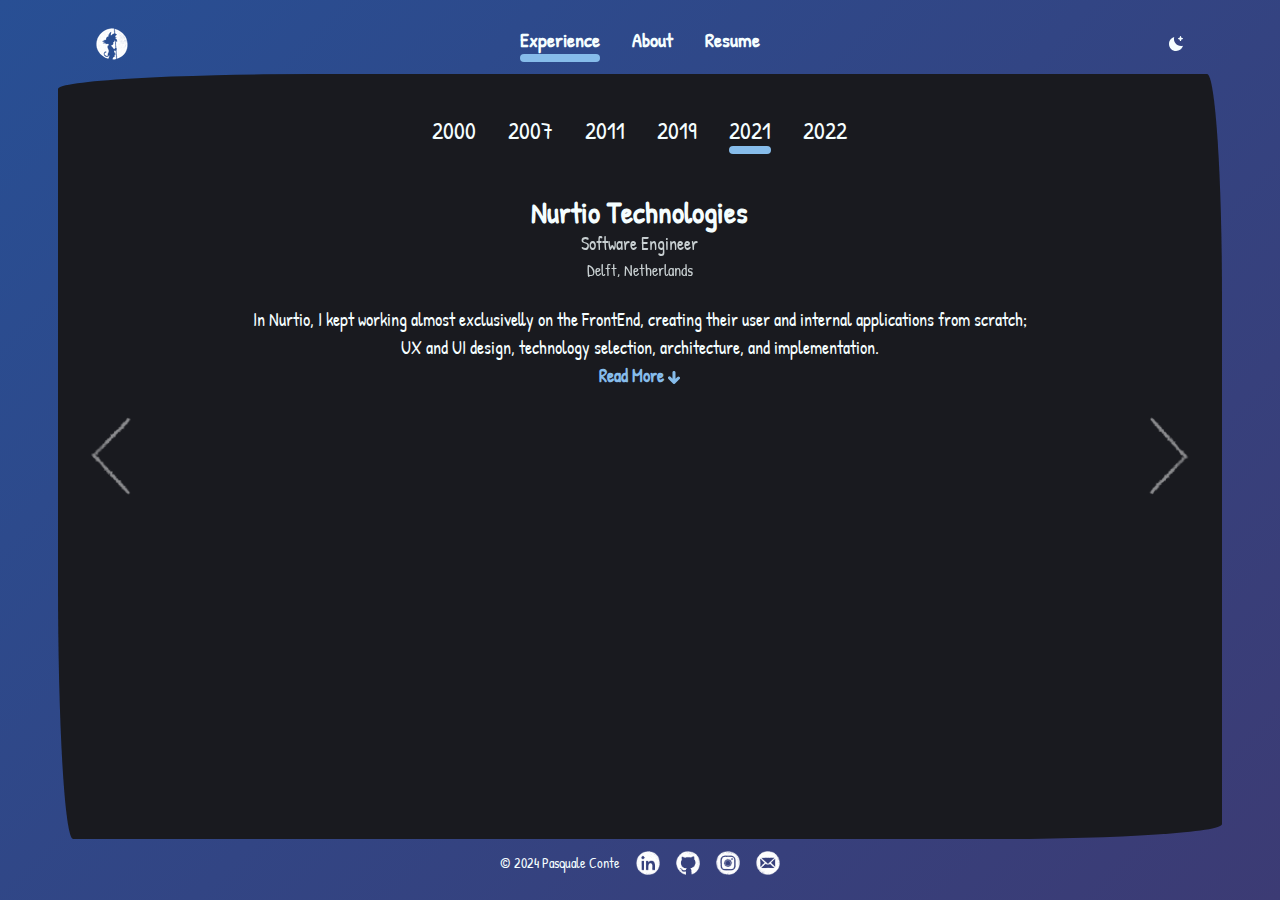
<file: experience/5/index.html>
<!DOCTYPE html><html><head><meta charset="utf-8">
<meta name="viewport" content="width=device-width, initial-scale=1">
<title>Pasquale Conte Resume</title>
<meta name="title" content="Pasquale Conte Resume">
<meta name="description" content="Software Engineer - Web Developer - Vue JS TS GO C#">
<meta name="og:title" content="Pasquale Conte Resume">
<meta name="og:url" content="https://contepas.github.io">
<meta name="og:description" content="Software Engineer - Web Developer - Vue JS TS GO C#">
<meta name="og:image" content="https://contepas.github.io/goku-og-img.png">
<meta name="og:type" content="website">
<meta name="og:site_name" content="Pasquale Conte Resume">
<script>console.log("%c Hi there!", "color:#8E86C0; font-size:16px;")</script>
<link rel="preload" as="fetch" crossorigin="anonymous" href="/experience/5/_payload.json?71877b0a-7ac9-4a37-8a57-e5c121dd4f0c">
<style>/*! tailwindcss v3.4.3 | MIT License | https://tailwindcss.com*/*,:after,:before{border:0 solid #e5e7eb;box-sizing:border-box}:after,:before{--tw-content:""}:host,html{line-height:1.5;-webkit-text-size-adjust:100%;font-family:Patrick Hand;font-feature-settings:normal;font-variation-settings:normal;tab-size:4;-webkit-tap-highlight-color:transparent}body{line-height:inherit;margin:0}hr{border-top-width:1px;color:inherit;height:0}abbr:where([title]){-webkit-text-decoration:underline dotted;text-decoration:underline dotted}h1,h2,h3,h4,h5,h6{font-size:inherit;font-weight:inherit}a{color:inherit;text-decoration:inherit}b,strong{font-weight:bolder}code,kbd,pre,samp{font-family:Patrick Hand;font-feature-settings:normal;font-size:1em;font-variation-settings:normal}small{font-size:80%}sub,sup{font-size:75%;line-height:0;position:relative;vertical-align:initial}sub{bottom:-.25em}sup{top:-.5em}table{border-collapse:collapse;border-color:inherit;text-indent:0}button,input,optgroup,select,textarea{color:inherit;font-family:inherit;font-feature-settings:inherit;font-size:100%;font-variation-settings:inherit;font-weight:inherit;letter-spacing:inherit;line-height:inherit;margin:0;padding:0}button,select{text-transform:none}button,input:where([type=button]),input:where([type=reset]),input:where([type=submit]){-webkit-appearance:button;background-color:initial;background-image:none}:-moz-focusring{outline:auto}:-moz-ui-invalid{box-shadow:none}progress{vertical-align:initial}::-webkit-inner-spin-button,::-webkit-outer-spin-button{height:auto}[type=search]{-webkit-appearance:textfield;outline-offset:-2px}::-webkit-search-decoration{-webkit-appearance:none}::-webkit-file-upload-button{-webkit-appearance:button;font:inherit}summary{display:list-item}blockquote,dd,dl,figure,h1,h2,h3,h4,h5,h6,hr,p,pre{margin:0}fieldset{margin:0}fieldset,legend{padding:0}menu,ol,ul{list-style:none;margin:0;padding:0}dialog{padding:0}textarea{resize:vertical}input::placeholder,textarea::placeholder{color:#9ca3af;opacity:1}[role=button],button{cursor:pointer}:disabled{cursor:default}audio,canvas,embed,iframe,img,object,svg,video{display:block;vertical-align:middle}img,video{height:auto;max-width:100%}[hidden]{display:none}*,::backdrop,:after,:before{--tw-border-spacing-x:0;--tw-border-spacing-y:0;--tw-translate-x:0;--tw-translate-y:0;--tw-rotate:0;--tw-skew-x:0;--tw-skew-y:0;--tw-scale-x:1;--tw-scale-y:1;--tw-pan-x: ;--tw-pan-y: ;--tw-pinch-zoom: ;--tw-scroll-snap-strictness:proximity;--tw-gradient-from-position: ;--tw-gradient-via-position: ;--tw-gradient-to-position: ;--tw-ordinal: ;--tw-slashed-zero: ;--tw-numeric-figure: ;--tw-numeric-spacing: ;--tw-numeric-fraction: ;--tw-ring-inset: ;--tw-ring-offset-width:0px;--tw-ring-offset-color:#fff;--tw-ring-color:#3b82f680;--tw-ring-offset-shadow:0 0 #0000;--tw-ring-shadow:0 0 #0000;--tw-shadow:0 0 #0000;--tw-shadow-colored:0 0 #0000;--tw-blur: ;--tw-brightness: ;--tw-contrast: ;--tw-grayscale: ;--tw-hue-rotate: ;--tw-invert: ;--tw-saturate: ;--tw-sepia: ;--tw-drop-shadow: ;--tw-backdrop-blur: ;--tw-backdrop-brightness: ;--tw-backdrop-contrast: ;--tw-backdrop-grayscale: ;--tw-backdrop-hue-rotate: ;--tw-backdrop-invert: ;--tw-backdrop-opacity: ;--tw-backdrop-saturate: ;--tw-backdrop-sepia: ;--tw-contain-size: ;--tw-contain-layout: ;--tw-contain-paint: ;--tw-contain-style: }.container{width:100%}@media (min-width:390px){.container{max-width:390px}}@media (min-width:640px){.container{max-width:640px}}@media (min-width:768px){.container{max-width:768px}}@media (min-width:1024px){.container{max-width:1024px}}@media (min-width:1280px){.container{max-width:1280px}}@media (min-width:1536px){.container{max-width:1536px}}.sr-only{height:1px;margin:-1px;overflow:hidden;padding:0;position:absolute;width:1px;clip:rect(0,0,0,0);border-width:0;white-space:nowrap}.absolute{position:absolute}.relative{position:relative}.z-0{z-index:0}.z-10{z-index:10}.float-right{float:right}.m-auto{margin:auto}.mx-auto{margin-left:auto;margin-right:auto}.my-auto{margin-bottom:auto;margin-top:auto}.mb-1{margin-bottom:.25rem}.ml-4{margin-left:1rem}.inline{display:inline}.flex{display:flex}.hidden{display:none}.h-2{height:.5rem}.h-6{height:1.5rem}.h-\[100dvh\]{height:100dvh}.h-\[calc\(100vh-15\%\)\]{height:calc(100vh - 15%)}.h-full{height:100%}.h-screen{height:100vh}.max-h-20{max-height:5rem}.max-h-\[80\%\]{max-height:80%}.w-6{width:1.5rem}.w-\[0px\]{width:0}.w-\[10\%\]{width:10%}.w-\[calc\(100\%-15\%\)\]{width:85%}.w-\[calc\(100\%-9\%\)\]{width:91%}.w-full{width:100%}.max-w-4xl{max-width:56rem}.max-w-\[1000px\]{max-width:1000px}.max-w-\[1200px\]{max-width:1200px}.max-w-\[400px\]{max-width:400px}.max-w-\[50\%\]{max-width:50%}.max-w-\[800px\]{max-width:800px}.max-w-\[90\%\]{max-width:90%}.flex-1{flex:1 1 0%}.rotate-180{--tw-rotate:180deg}.rotate-180,.rotate-90{transform:translate(var(--tw-translate-x),var(--tw-translate-y)) rotate(var(--tw-rotate)) skewX(var(--tw-skew-x)) skewY(var(--tw-skew-y)) scaleX(var(--tw-scale-x)) scaleY(var(--tw-scale-y))}.rotate-90{--tw-rotate:90deg}.scale-\[-1\]{--tw-scale-x:-1;--tw-scale-y:-1}.scale-\[-1\],.transform{transform:translate(var(--tw-translate-x),var(--tw-translate-y)) rotate(var(--tw-rotate)) skewX(var(--tw-skew-x)) skewY(var(--tw-skew-y)) scaleX(var(--tw-scale-x)) scaleY(var(--tw-scale-y))}.cursor-pointer{cursor:pointer}.flex-row{flex-direction:row}.flex-col{flex-direction:column}.flex-wrap{flex-wrap:wrap}.content-end{align-content:flex-end}.items-end{align-items:flex-end}.items-center{align-items:center}.justify-end{justify-content:flex-end}.justify-center{justify-content:center}.justify-between{justify-content:space-between}.gap-10{gap:2.5rem}.gap-4{gap:1rem}.gap-5{gap:1.25rem}.space-x-8>:not([hidden])~:not([hidden]){--tw-space-x-reverse:0;margin-left:calc(2rem*(1 - var(--tw-space-x-reverse)));margin-right:calc(2rem*var(--tw-space-x-reverse))}.space-y-4>:not([hidden])~:not([hidden]){--tw-space-y-reverse:0;margin-bottom:calc(1rem*var(--tw-space-y-reverse));margin-top:calc(1rem*(1 - var(--tw-space-y-reverse)))}.self-center{align-self:center}.overflow-hidden{overflow:hidden}.overflow-y-auto{overflow-y:auto}.overflow-x-hidden{overflow-x:hidden}.rounded-md{border-radius:.375rem}.rounded-xl{border-radius:.75rem}.border{border-width:1px}.border-4{border-width:4px}.border-paco-black{--tw-border-opacity:1;border-color:rgb(25 26 31/var(--tw-border-opacity))}.bg-paco-secondary{--tw-bg-opacity:1;background-color:rgb(134 188 234/var(--tw-bg-opacity))}.bg-paco-white-1{--tw-bg-opacity:1;background-color:rgb(245 254 255/var(--tw-bg-opacity))}.bg-transparent{background-color:initial}.fill-paco-white-1{fill:#f5feff}.p-5{padding:1.25rem}.px-3{padding-left:.75rem;padding-right:.75rem}.px-\[1\%\]{padding-left:1%;padding-right:1%}.px-\[5\%\]{padding-left:5%;padding-right:5%}.py-2{padding-bottom:.5rem;padding-top:.5rem}.py-\[8\%\]{padding-bottom:8%;padding-top:8%}.pb-1{padding-bottom:.25rem}.pb-2{padding-bottom:.5rem}.pb-3{padding-bottom:.75rem}.pb-4{padding-bottom:1rem}.pl-2{padding-left:.5rem}.pl-\[10\%\]{padding-left:10%}.pr-\[10\%\]{padding-right:10%}.pt-2{padding-top:.5rem}.pt-4{padding-top:1rem}.text-center{text-align:center}.text-end{text-align:end}.text-2xl{font-size:1.5rem;line-height:2rem}.text-3xl{font-size:1.875rem;line-height:2.25rem}.text-4xl{font-size:2.25rem;line-height:2.5rem}.text-7xl{font-size:4.5rem;line-height:1}.text-lg{font-size:1.125rem;line-height:1.75rem}.text-sm{font-size:.875rem;line-height:1.25rem}.text-xl{font-size:1.25rem;line-height:1.75rem}.font-bold{font-weight:700}.font-medium{font-weight:500}.uppercase{text-transform:uppercase}.capitalize{text-transform:capitalize}.text-paco-accent{--tw-text-opacity:1;color:rgb(142 134 192/var(--tw-text-opacity))}.text-paco-black{--tw-text-opacity:1;color:rgb(25 26 31/var(--tw-text-opacity))}.text-paco-secondary{--tw-text-opacity:1;color:rgb(134 188 234/var(--tw-text-opacity))}.text-paco-white-1{--tw-text-opacity:1;color:rgb(245 254 255/var(--tw-text-opacity))}.opacity-50{opacity:.5}.opacity-80{opacity:.8}.outline{outline-style:solid}.invert{--tw-invert:invert(100%);filter:var(--tw-blur) var(--tw-brightness) var(--tw-contrast) var(--tw-grayscale) var(--tw-hue-rotate) var(--tw-invert) var(--tw-saturate) var(--tw-sepia) var(--tw-drop-shadow)}.transition{transition-duration:.15s;transition-property:color,background-color,border-color,text-decoration-color,fill,stroke,opacity,box-shadow,transform,filter,-webkit-backdrop-filter;transition-property:color,background-color,border-color,text-decoration-color,fill,stroke,opacity,box-shadow,transform,filter,backdrop-filter;transition-property:color,background-color,border-color,text-decoration-color,fill,stroke,opacity,box-shadow,transform,filter,backdrop-filter,-webkit-backdrop-filter;transition-timing-function:cubic-bezier(.4,0,.2,1)}.ease-in{transition-timing-function:cubic-bezier(.4,0,1,1)}.hover\:text-paco-secondary:hover{--tw-text-opacity:1;color:rgb(134 188 234/var(--tw-text-opacity))}.hover\:opacity-100:hover{opacity:1}.dark\:block:is(.dark *){display:block}.dark\:hidden:is(.dark *){display:none}.dark\:border-paco-white-1:is(.dark *){--tw-border-opacity:1;border-color:rgb(245 254 255/var(--tw-border-opacity))}.dark\:bg-paco-black:is(.dark *){--tw-bg-opacity:1;background-color:rgb(25 26 31/var(--tw-bg-opacity))}.dark\:text-paco-white-1:is(.dark *),.dark\:text-paco-white-3:is(.dark *){--tw-text-opacity:1;color:rgb(245 254 255/var(--tw-text-opacity))}.dark\:invert-0:is(.dark *){--tw-invert:invert(0);filter:var(--tw-blur) var(--tw-brightness) var(--tw-contrast) var(--tw-grayscale) var(--tw-hue-rotate) var(--tw-invert) var(--tw-saturate) var(--tw-sepia) var(--tw-drop-shadow)}.dark\:hover\:text-paco-secondary:hover:is(.dark *){--tw-text-opacity:1;color:rgb(134 188 234/var(--tw-text-opacity))}@media (min-width:390px){.xs\:block{display:block}.xs\:hidden{display:none}.xs\:py-\[3\%\]{padding-bottom:3%;padding-top:3%}.xs\:pt-4{padding-top:1rem}.xs\:pt-\[6\%\]{padding-top:6%}.xs\:text-2xl{font-size:1.5rem;line-height:2rem}.xs\:text-3xl{font-size:1.875rem;line-height:2.25rem}.xs\:text-lg{font-size:1.125rem;line-height:1.75rem}}@media (min-width:768px){.md\:flex{display:flex}.md\:hidden{display:none}.md\:w-\[230px\]{width:230px}.md\:w-\[50\%\]{width:50%}.md\:max-w-\[80\%\]{max-width:80%}.md\:fill-paco-white-1{fill:#f5feff}.md\:py-10{padding-bottom:2.5rem;padding-top:2.5rem}.md\:pb-0{padding-bottom:0}.md\:pb-3{padding-bottom:.75rem}.md\:pt-0{padding-top:0}.md\:pt-10{padding-top:2.5rem}.md\:pt-3{padding-top:.75rem}.md\:pt-\[10\%\]{padding-top:10%}.md\:text-2xl{font-size:1.5rem;line-height:2rem}}@media (min-width:1024px){.lg\:max-w-\[50\%\]{max-width:50%}.lg\:flex-1{flex:1 1 0%}.lg\:flex-row{flex-direction:row}.lg\:items-start{align-items:flex-start}.lg\:justify-between{justify-content:space-between}.lg\:pt-\[15\%\]{padding-top:15%}.lg\:text-left{text-align:left}}</style>
<style>@font-face{font-family:Crimson Pro;font-style:italic;font-weight:200 700;src:url(/_nuxt/Crimson_Pro-200_700-1.BPV_4LoH.woff2) format("woff2");unicode-range:u+0102-0103,u+0110-0111,u+0128-0129,u+0168-0169,u+01a0-01a1,u+01af-01b0,u+0300-0301,u+0303-0304,u+0308-0309,u+0323,u+0329,u+1ea0-1ef9,u+20ab}@font-face{font-family:Crimson Pro;font-style:italic;font-weight:200 700;src:url(/_nuxt/Crimson_Pro-200_700-2.B121GQBM.woff2) format("woff2");unicode-range:u+0100-02af,u+0304,u+0308,u+0329,u+1e00-1e9f,u+1ef2-1eff,u+2020,u+20a0-20ab,u+20ad-20c0,u+2113,u+2c60-2c7f,u+a720-a7ff}@font-face{font-family:Crimson Pro;font-style:italic;font-weight:200 700;src:url(/_nuxt/Crimson_Pro-200_700-3.BBOD2Zfy.woff2) format("woff2");unicode-range:u+00??,u+0131,u+0152-0153,u+02bb-02bc,u+02c6,u+02da,u+02dc,u+0304,u+0308,u+0329,u+2000-206f,u+2074,u+20ac,u+2122,u+2191,u+2193,u+2212,u+2215,u+feff,u+fffd}@font-face{font-family:Crimson Pro;font-style:normal;font-weight:200 900;src:url(/_nuxt/Crimson_Pro-200_900-4.D0tPsNsA.woff2) format("woff2");unicode-range:u+0102-0103,u+0110-0111,u+0128-0129,u+0168-0169,u+01a0-01a1,u+01af-01b0,u+0300-0301,u+0303-0304,u+0308-0309,u+0323,u+0329,u+1ea0-1ef9,u+20ab}@font-face{font-family:Crimson Pro;font-style:normal;font-weight:200 900;src:url(/_nuxt/Crimson_Pro-200_900-5.Cwt_6OQM.woff2) format("woff2");unicode-range:u+0100-02af,u+0304,u+0308,u+0329,u+1e00-1e9f,u+1ef2-1eff,u+2020,u+20a0-20ab,u+20ad-20c0,u+2113,u+2c60-2c7f,u+a720-a7ff}@font-face{font-family:Crimson Pro;font-style:normal;font-weight:200 900;src:url(/_nuxt/Crimson_Pro-200_900-6.DZC5paAJ.woff2) format("woff2");unicode-range:u+00??,u+0131,u+0152-0153,u+02bb-02bc,u+02c6,u+02da,u+02dc,u+0304,u+0308,u+0329,u+2000-206f,u+2074,u+20ac,u+2122,u+2191,u+2193,u+2212,u+2215,u+feff,u+fffd}@font-face{font-family:Inter;font-style:normal;font-weight:200 700;src:url(/_nuxt/Inter-200_700-7.DIEz8p5i.woff2) format("woff2");unicode-range:u+0460-052f,u+1c80-1c88,u+20b4,u+2de0-2dff,u+a640-a69f,u+fe2e-fe2f}@font-face{font-family:Inter;font-style:normal;font-weight:200 700;src:url(/_nuxt/Inter-200_700-8.BmJJXa8e.woff2) format("woff2");unicode-range:u+0301,u+0400-045f,u+0490-0491,u+04b0-04b1,u+2116}@font-face{font-family:Inter;font-style:normal;font-weight:200 700;src:url(/_nuxt/Inter-200_700-9.D5AYLNiq.woff2) format("woff2");unicode-range:u+1f??}@font-face{font-family:Inter;font-style:normal;font-weight:200 700;src:url(/_nuxt/Inter-200_700-10.DyIDNIyN.woff2) format("woff2");unicode-range:u+0370-0377,u+037a-037f,u+0384-038a,u+038c,u+038e-03a1,u+03a3-03ff}@font-face{font-family:Inter;font-style:normal;font-weight:200 700;src:url(/_nuxt/Inter-200_700-11._GQuwPVU.woff2) format("woff2");unicode-range:u+0102-0103,u+0110-0111,u+0128-0129,u+0168-0169,u+01a0-01a1,u+01af-01b0,u+0300-0301,u+0303-0304,u+0308-0309,u+0323,u+0329,u+1ea0-1ef9,u+20ab}@font-face{font-family:Inter;font-style:normal;font-weight:200 700;src:url(/_nuxt/Inter-200_700-12.CN1pIXkb.woff2) format("woff2");unicode-range:u+0100-02af,u+0304,u+0308,u+0329,u+1e00-1e9f,u+1ef2-1eff,u+2020,u+20a0-20ab,u+20ad-20c0,u+2113,u+2c60-2c7f,u+a720-a7ff}@font-face{font-family:Inter;font-style:normal;font-weight:200 700;src:url(/_nuxt/Inter-200_700-13.BgVq2Tq4.woff2) format("woff2");unicode-range:u+00??,u+0131,u+0152-0153,u+02bb-02bc,u+02c6,u+02da,u+02dc,u+0304,u+0308,u+0329,u+2000-206f,u+2074,u+20ac,u+2122,u+2191,u+2193,u+2212,u+2215,u+feff,u+fffd}@font-face{font-family:Lato;font-style:normal;font-weight:100;src:url(/_nuxt/Lato-100-14.DCnLPYms.woff2) format("woff2");unicode-range:u+0100-02af,u+0304,u+0308,u+0329,u+1e00-1e9f,u+1ef2-1eff,u+2020,u+20a0-20ab,u+20ad-20c0,u+2113,u+2c60-2c7f,u+a720-a7ff}@font-face{font-family:Lato;font-style:normal;font-weight:100;src:url(/_nuxt/Lato-100-15.Dw0I1B7H.woff2) format("woff2");unicode-range:u+00??,u+0131,u+0152-0153,u+02bb-02bc,u+02c6,u+02da,u+02dc,u+0304,u+0308,u+0329,u+2000-206f,u+2074,u+20ac,u+2122,u+2191,u+2193,u+2212,u+2215,u+feff,u+fffd}@font-face{font-family:Lato;font-style:normal;font-weight:300;src:url(/_nuxt/Lato-300-16.BWm3ECDp.woff2) format("woff2");unicode-range:u+0100-02af,u+0304,u+0308,u+0329,u+1e00-1e9f,u+1ef2-1eff,u+2020,u+20a0-20ab,u+20ad-20c0,u+2113,u+2c60-2c7f,u+a720-a7ff}@font-face{font-family:Lato;font-style:normal;font-weight:300;src:url(/_nuxt/Lato-300-17.BP2wSCML.woff2) format("woff2");unicode-range:u+00??,u+0131,u+0152-0153,u+02bb-02bc,u+02c6,u+02da,u+02dc,u+0304,u+0308,u+0329,u+2000-206f,u+2074,u+20ac,u+2122,u+2191,u+2193,u+2212,u+2215,u+feff,u+fffd}@font-face{font-family:Patrick Hand;font-style:normal;font-weight:400;src:url(/_nuxt/Patrick_Hand-400-18.C6ySP1nI.woff2) format("woff2");unicode-range:u+0102-0103,u+0110-0111,u+0128-0129,u+0168-0169,u+01a0-01a1,u+01af-01b0,u+0300-0301,u+0303-0304,u+0308-0309,u+0323,u+0329,u+1ea0-1ef9,u+20ab}@font-face{font-family:Patrick Hand;font-style:normal;font-weight:400;src:url(/_nuxt/Patrick_Hand-400-19.DK_vwKOo.woff2) format("woff2");unicode-range:u+0100-02af,u+0304,u+0308,u+0329,u+1e00-1e9f,u+1ef2-1eff,u+2020,u+20a0-20ab,u+20ad-20c0,u+2113,u+2c60-2c7f,u+a720-a7ff}@font-face{font-family:Patrick Hand;font-style:normal;font-weight:400;src:url(/_nuxt/Patrick_Hand-400-20.C0o9_-Bw.woff2) format("woff2");unicode-range:u+00??,u+0131,u+0152-0153,u+02bb-02bc,u+02c6,u+02da,u+02dc,u+0304,u+0308,u+0329,u+2000-206f,u+2074,u+20ac,u+2122,u+2191,u+2193,u+2212,u+2215,u+feff,u+fffd}@font-face{font-family:Raleway;font-style:italic;font-weight:100;src:url(/_nuxt/Raleway-100-21.BqFD6ffQ.woff2) format("woff2");unicode-range:u+0460-052f,u+1c80-1c88,u+20b4,u+2de0-2dff,u+a640-a69f,u+fe2e-fe2f}@font-face{font-family:Raleway;font-style:italic;font-weight:100;src:url(/_nuxt/Raleway-100-22.m3Az-7vC.woff2) format("woff2");unicode-range:u+0301,u+0400-045f,u+0490-0491,u+04b0-04b1,u+2116}@font-face{font-family:Raleway;font-style:italic;font-weight:100;src:url(/_nuxt/Raleway-100-23.ChgmYnua.woff2) format("woff2");unicode-range:u+0102-0103,u+0110-0111,u+0128-0129,u+0168-0169,u+01a0-01a1,u+01af-01b0,u+0300-0301,u+0303-0304,u+0308-0309,u+0323,u+0329,u+1ea0-1ef9,u+20ab}@font-face{font-family:Raleway;font-style:italic;font-weight:100;src:url(/_nuxt/Raleway-100-24.ucPQhpon.woff2) format("woff2");unicode-range:u+0100-02af,u+0304,u+0308,u+0329,u+1e00-1e9f,u+1ef2-1eff,u+2020,u+20a0-20ab,u+20ad-20c0,u+2113,u+2c60-2c7f,u+a720-a7ff}@font-face{font-family:Raleway;font-style:italic;font-weight:100;src:url(/_nuxt/Raleway-100-25.D00sJPWW.woff2) format("woff2");unicode-range:u+00??,u+0131,u+0152-0153,u+02bb-02bc,u+02c6,u+02da,u+02dc,u+0304,u+0308,u+0329,u+2000-206f,u+2074,u+20ac,u+2122,u+2191,u+2193,u+2212,u+2215,u+feff,u+fffd}@font-face{font-family:Raleway;font-style:normal;font-weight:100;src:url(/_nuxt/Raleway-100-26.Dc5xu4We.woff2) format("woff2");unicode-range:u+0460-052f,u+1c80-1c88,u+20b4,u+2de0-2dff,u+a640-a69f,u+fe2e-fe2f}@font-face{font-family:Raleway;font-style:normal;font-weight:100;src:url(/_nuxt/Raleway-100-27.CqKTn0sv.woff2) format("woff2");unicode-range:u+0301,u+0400-045f,u+0490-0491,u+04b0-04b1,u+2116}@font-face{font-family:Raleway;font-style:normal;font-weight:100;src:url(/_nuxt/Raleway-100-28.wikBsL6_.woff2) format("woff2");unicode-range:u+0102-0103,u+0110-0111,u+0128-0129,u+0168-0169,u+01a0-01a1,u+01af-01b0,u+0300-0301,u+0303-0304,u+0308-0309,u+0323,u+0329,u+1ea0-1ef9,u+20ab}@font-face{font-family:Raleway;font-style:normal;font-weight:100;src:url(/_nuxt/Raleway-100-29.Dm8rnUUK.woff2) format("woff2");unicode-range:u+0100-02af,u+0304,u+0308,u+0329,u+1e00-1e9f,u+1ef2-1eff,u+2020,u+20a0-20ab,u+20ad-20c0,u+2113,u+2c60-2c7f,u+a720-a7ff}@font-face{font-family:Raleway;font-style:normal;font-weight:100;src:url(/_nuxt/Raleway-100-30.B0Bc4KU0.woff2) format("woff2");unicode-range:u+00??,u+0131,u+0152-0153,u+02bb-02bc,u+02c6,u+02da,u+02dc,u+0304,u+0308,u+0329,u+2000-206f,u+2074,u+20ac,u+2122,u+2191,u+2193,u+2212,u+2215,u+feff,u+fffd}@font-face{font-family:Raleway;font-style:normal;font-weight:400;src:url(/_nuxt/Raleway-100-26.Dc5xu4We.woff2) format("woff2");unicode-range:u+0460-052f,u+1c80-1c88,u+20b4,u+2de0-2dff,u+a640-a69f,u+fe2e-fe2f}@font-face{font-family:Raleway;font-style:normal;font-weight:400;src:url(/_nuxt/Raleway-100-27.CqKTn0sv.woff2) format("woff2");unicode-range:u+0301,u+0400-045f,u+0490-0491,u+04b0-04b1,u+2116}@font-face{font-family:Raleway;font-style:normal;font-weight:400;src:url(/_nuxt/Raleway-100-28.wikBsL6_.woff2) format("woff2");unicode-range:u+0102-0103,u+0110-0111,u+0128-0129,u+0168-0169,u+01a0-01a1,u+01af-01b0,u+0300-0301,u+0303-0304,u+0308-0309,u+0323,u+0329,u+1ea0-1ef9,u+20ab}@font-face{font-family:Raleway;font-style:normal;font-weight:400;src:url(/_nuxt/Raleway-100-29.Dm8rnUUK.woff2) format("woff2");unicode-range:u+0100-02af,u+0304,u+0308,u+0329,u+1e00-1e9f,u+1ef2-1eff,u+2020,u+20a0-20ab,u+20ad-20c0,u+2113,u+2c60-2c7f,u+a720-a7ff}@font-face{font-family:Raleway;font-style:normal;font-weight:400;src:url(/_nuxt/Raleway-100-30.B0Bc4KU0.woff2) format("woff2");unicode-range:u+00??,u+0131,u+0152-0153,u+02bb-02bc,u+02c6,u+02da,u+02dc,u+0304,u+0308,u+0329,u+2000-206f,u+2074,u+20ac,u+2122,u+2191,u+2193,u+2212,u+2215,u+feff,u+fffd}@font-face{font-family:Roboto;font-style:normal;font-weight:400;src:url(/_nuxt/Roboto-400-36.DORK9bGA.woff2) format("woff2");unicode-range:u+0460-052f,u+1c80-1c88,u+20b4,u+2de0-2dff,u+a640-a69f,u+fe2e-fe2f}@font-face{font-family:Roboto;font-style:normal;font-weight:400;src:url(/_nuxt/Roboto-400-37.DVDTZtmW.woff2) format("woff2");unicode-range:u+0301,u+0400-045f,u+0490-0491,u+04b0-04b1,u+2116}@font-face{font-family:Roboto;font-style:normal;font-weight:400;src:url("[data-uri]") format("woff2");unicode-range:u+1f??}@font-face{font-family:Roboto;font-style:normal;font-weight:400;src:url(/_nuxt/Roboto-400-39.BRWHCUYo.woff2) format("woff2");unicode-range:u+0370-0377,u+037a-037f,u+0384-038a,u+038c,u+038e-03a1,u+03a3-03ff}@font-face{font-family:Roboto;font-style:normal;font-weight:400;src:url(/_nuxt/Roboto-400-40.kCRe3VZk.woff2) format("woff2");unicode-range:u+0102-0103,u+0110-0111,u+0128-0129,u+0168-0169,u+01a0-01a1,u+01af-01b0,u+0300-0301,u+0303-0304,u+0308-0309,u+0323,u+0329,u+1ea0-1ef9,u+20ab}@font-face{font-family:Roboto;font-style:normal;font-weight:400;src:url(/_nuxt/Roboto-400-41.4bLplyDh.woff2) format("woff2");unicode-range:u+0100-02af,u+0304,u+0308,u+0329,u+1e00-1e9f,u+1ef2-1eff,u+2020,u+20a0-20ab,u+20ad-20c0,u+2113,u+2c60-2c7f,u+a720-a7ff}@font-face{font-family:Roboto;font-style:normal;font-weight:400;src:url(/_nuxt/Roboto-400-42.mTIRXP6Y.woff2) format("woff2");unicode-range:u+00??,u+0131,u+0152-0153,u+02bb-02bc,u+02c6,u+02da,u+02dc,u+0304,u+0308,u+0329,u+2000-206f,u+2074,u+20ac,u+2122,u+2191,u+2193,u+2212,u+2215,u+feff,u+fffd}</style>
<style>*,:after,:before{box-sizing:inherit}html{box-sizing:border-box}.page-enter-active,.page-leave-active{transition-behavior:allow-discrete;transition-duration:.35s;transition-property:opacity}page-enter-active{transition-timing-function:ease-in}page-leave-active{transition-timing-function:ease-out}.page-enter-from,.page-leave-to{opacity:0}</style>
<style>.border-handwriting[data-v-6d457b91]{border-radius:255px 15px 225px 15px/15px 225px 15px 255px}#one[data-v-6d457b91]{border:5px solid #ae0404}#two[data-v-6d457b91]{border:5px dotted #ae0404}#three[data-v-6d457b91]{border:5px dashed #ae0404}</style>
<style>.scrollbar-hide[data-v-0fefce32]::-webkit-scrollbar{display:none}.scrollbar-hide[data-v-0fefce32]{-ms-overflow-style:none;scrollbar-width:none}.borders-handwritten[data-v-0fefce32]{border-radius:255px 15px 225px 15px/15px 225px 15px 255px}.sfondo[data-v-0fefce32]{background:#284f94;background:linear-gradient(135deg,#284f94,#3c3b74)}</style>
<style>.nav-enter-active[data-v-47638fbe],.nav-leave-active[data-v-47638fbe]{transition-behavior:allow-discrete;transition-duration:.35s;transition-property:opacity scale}nav-enter-active[data-v-47638fbe]{transition-timing-function:ease-in}nav-leave-active[data-v-47638fbe]{transition-timing-function:ease-out}.nav-enter-from[data-v-47638fbe],.nav-leave-to[data-v-47638fbe]{opacity:0;transform:scale(0)}</style>
<style>.nav-enter-active[data-v-6be07674],.nav-leave-active[data-v-6be07674]{transition-behavior:allow-discrete;transition-duration:.35s;transition-property:opacity scale}nav-enter-active[data-v-6be07674]{transition-timing-function:ease-in}nav-leave-active[data-v-6be07674]{transition-timing-function:ease-out}.nav-enter-from[data-v-6be07674],.nav-leave-to[data-v-6be07674]{opacity:0;transform:scale(0)}</style>
<style>.fade-leave-active[data-v-7d130dc1]{transition:opacity 0s}.fade-enter-active[data-v-7d130dc1]{transition:opacity .4s ease-in}.fade-enter-from[data-v-7d130dc1],.fade-leave-to[data-v-7d130dc1]{opacity:0}.slide-left-enter-active[data-v-7d130dc1],.slide-left-leave-active[data-v-7d130dc1],.slide-right-enter-active[data-v-7d130dc1],.slide-right-leave-active[data-v-7d130dc1]{transition:all .35s}.slide-left-enter-from[data-v-7d130dc1]{opacity:0;transform:translate(500px)}.slide-left-leave-to[data-v-7d130dc1],.slide-right-enter-from[data-v-7d130dc1]{opacity:0;transform:translate(-500px)}.slide-right-leave-to[data-v-7d130dc1]{opacity:0;transform:translate(500px)}</style>
<link rel="stylesheet" href="/_nuxt/entry.CP1MaDbM.css">
<link rel="modulepreload" as="script" crossorigin href="/_nuxt/Cq2SFSA2.js">
<link rel="modulepreload" as="script" crossorigin href="/_nuxt/C5bOzqqv.js">
<link rel="modulepreload" as="script" crossorigin href="/_nuxt/CZLcTnfg.js">
<link rel="modulepreload" as="script" crossorigin href="/_nuxt/Br0q9yz9.js">
<link rel="modulepreload" as="script" crossorigin href="/_nuxt/D3Smut5Y.js">
<link rel="modulepreload" as="script" crossorigin href="/_nuxt/BB5SYacx.js">
<link rel="modulepreload" as="script" crossorigin href="/_nuxt/oaCBZZyI.js">
<link rel="modulepreload" as="script" crossorigin href="/_nuxt/BuUCXzu5.js">
<link rel="modulepreload" as="script" crossorigin href="/_nuxt/B225Xvw9.js">
<link rel="modulepreload" as="script" crossorigin href="/_nuxt/DZl2rOCe.js">
<script type="module" src="/_nuxt/Cq2SFSA2.js" crossorigin></script><script>"use strict";(()=>{const a=window,e=document.documentElement,c=window.localStorage,d=["dark","light"],n=c&&c.getItem&&c.getItem("nuxt-color-mode")||"dark";let l=n==="system"?f():n;const i=e.getAttribute("data-color-mode-forced");i&&(l=i),r(l),a["__NUXT_COLOR_MODE__"]={preference:n,value:l,getColorScheme:f,addColorScheme:r,removeColorScheme:u};function r(o){const t=""+o+"",s="";e.classList?e.classList.add(t):e.className+=" "+t,s&&e.setAttribute("data-"+s,o)}function u(o){const t=""+o+"",s="";e.classList?e.classList.remove(t):e.className=e.className.replace(new RegExp(t,"g"),""),s&&e.removeAttribute("data-"+s)}function m(o){return a.matchMedia("(prefers-color-scheme"+o+")")}function f(){if(a.matchMedia&&m("").media!=="not all"){for(const o of d)if(m(":"+o).matches)return o}return"dark"}})();
</script></head><body  class="test"><div id="__nuxt"><div class="sfondo flex h-[100dvh] flex-col items-center justify-center overflow-hidden" data-v-0fefce32><nav class="flex items-center justify-between w-[calc(100%-15%)] pb-1 pt-2 md:pb-3 md:pt-0" data-v-0fefce32 data-v-47638fbe><div class="flex flex-1" data-v-47638fbe><a href="/" class="cursor-pointer" data-v-47638fbe><img onerror="this.setAttribute(&#39;data-error&#39;, 1)" width="32" data-nuxt-img srcset="/_ipx/w_32/goku.png 1x, /_ipx/w_64/goku.png 2x" style="height:100%;" src="/_ipx/w_32/goku.png" data-v-47638fbe></a></div><span data-v-47638fbe></span></nav><div class="borders-handwritten flex h-[calc(100vh-15%)] w-[calc(100%-9%)] flex-col justify-center overflow-hidden bg-paco-white-1 dark:bg-paco-black" data-v-0fefce32><main id="blackboard" class="scrollbar-hide relative flex h-full flex-row overflow-y-auto overflow-x-hidden" data-v-0fefce32><div class="w-[10%]" data-v-0fefce32><!----></div><div class="relative flex h-full w-full justify-center py-[8%] md:py-10" data-v-0fefce32><!--[--><div class="flex h-full w-full flex-col items-center" data-v-6be07674><ul class="z-10 hidden flex-row space-x-8 md:flex" data-v-6be07674><!--[--><li class="active" data-v-6be07674><a class="cursor-pointer bg-transparent text-2xl text-paco-black hover:text-paco-secondary dark:text-paco-white-1 dark:hover:text-paco-secondary" aria-current="page" data-v-6be07674>2000</a><div style="display:none;" class="h-2 rounded-md bg-paco-secondary" data-v-6be07674></div></li><li class="active" data-v-6be07674><a class="cursor-pointer bg-transparent text-2xl text-paco-black hover:text-paco-secondary dark:text-paco-white-1 dark:hover:text-paco-secondary" aria-current="page" data-v-6be07674>2007</a><div style="display:none;" class="h-2 rounded-md bg-paco-secondary" data-v-6be07674></div></li><li class="active" data-v-6be07674><a class="cursor-pointer bg-transparent text-2xl text-paco-black hover:text-paco-secondary dark:text-paco-white-1 dark:hover:text-paco-secondary" aria-current="page" data-v-6be07674>2011</a><div style="display:none;" class="h-2 rounded-md bg-paco-secondary" data-v-6be07674></div></li><li class="active" data-v-6be07674><a class="cursor-pointer bg-transparent text-2xl text-paco-black hover:text-paco-secondary dark:text-paco-white-1 dark:hover:text-paco-secondary" aria-current="page" data-v-6be07674>2019</a><div style="display:none;" class="h-2 rounded-md bg-paco-secondary" data-v-6be07674></div></li><li class="active" data-v-6be07674><a class="cursor-pointer bg-transparent text-2xl text-paco-black hover:text-paco-secondary dark:text-paco-white-1 dark:hover:text-paco-secondary" aria-current="page" data-v-6be07674>2021</a><div style="" class="h-2 rounded-md bg-paco-secondary" data-v-6be07674></div></li><li class="active" data-v-6be07674><a class="cursor-pointer bg-transparent text-2xl text-paco-black hover:text-paco-secondary dark:text-paco-white-1 dark:hover:text-paco-secondary" aria-current="page" data-v-6be07674>2022</a><div style="display:none;" class="h-2 rounded-md bg-paco-secondary" data-v-6be07674></div></li><!--]--></ul><div class="max-w-[800px] overflow-y-auto px-[1%]" data-v-7d130dc1><div class="flex flex-col items-center text-center" data-v-7d130dc1><h2 class="z-10 text-3xl font-bold text-paco-black dark:text-paco-white-1 xs:pt-4 md:pt-10" data-v-7d130dc1>Nurtio Technologies</h2><h3 class="z-10 text-lg text-paco-black opacity-80 dark:text-paco-white-1" data-v-7d130dc1>Software Engineer</h3><h4 class="text-md z-10 text-paco-black opacity-80 dark:text-paco-white-1" data-v-7d130dc1>Delft, Netherlands</h4><br class="hidden xs:block" data-v-7d130dc1><p class="z-10 text-lg text-paco-black dark:text-paco-white-1" data-v-7d130dc1>In Nurtio, I kept working almost exclusivelly on the FrontEnd, creating their user and internal applications from scratch; UX and UI design, technology selection, architecture, and implementation.</p><button class="z-10 text-lg font-bold text-paco-secondary" data-v-7d130dc1>Read More <img onerror="this.setAttribute(&#39;data-error&#39;, 1)" width="12" data-nuxt-img srcset="/_ipx/w_12/down-arrow-icon.svg 1x, /_ipx/w_24/down-arrow-icon.svg 2x" color="blue" src="/_ipx/w_12/down-arrow-icon.svg" class="color-paco-secondary inline" data-v-7d130dc1></button><div style="display:none;opacity:0;transform:scale(0, 0);" data-v-7d130dc1><!--[--><p class="text-lg text-paco-black dark:text-paco-white-1" data-v-7d130dc1><span class="text-paco-accent" data-v-7d130dc1>Nurtio App Development</span> Led the development of a PWA connecting clients with our soil data-collecting devices. The application makes soil data easily accessible and comprehensible. I used Ionic-Vue with Vue3 and TypeScript to develop the app, Apollo GraphQL to retrieve the data.</p><p class="text-lg text-paco-black dark:text-paco-white-1" data-v-7d130dc1><span class="text-paco-accent" data-v-7d130dc1>New ERP and CRM Development</span> Contributed to the development of the FrontEnd in Vue with Vuetify</p><p class="text-lg text-paco-black dark:text-paco-white-1" data-v-7d130dc1><span class="text-paco-accent" data-v-7d130dc1>Takeaways</span> During my time at Nurtio, speed was essential, as in many start-ups. It has been a nice challange that I manage to overcome thanks to the new tools offered by Vue and it&#39;s echosystem. I also got to learn GraphQL, the good and the bad things.</p><!--]--><ul class="z-10 flex flex-row flex-wrap justify-center gap-4 pt-4" data-v-7d130dc1><!--[--><li class="text-xl font-bold text-paco-white-1" data-v-7d130dc1>HTML</li><li class="text-xl font-bold text-paco-white-1" data-v-7d130dc1>CSS</li><li class="text-xl font-bold text-paco-white-1" data-v-7d130dc1>JavaScript</li><li class="text-xl font-bold text-paco-white-1" data-v-7d130dc1>TypeScript</li><li class="text-xl font-bold text-paco-white-1" data-v-7d130dc1>Vue</li><li class="text-xl font-bold text-paco-white-1" data-v-7d130dc1>GraphQL</li><li class="text-xl font-bold text-paco-white-1" data-v-7d130dc1>Ionic-vue</li><li class="text-xl font-bold text-paco-white-1" data-v-7d130dc1>Vutify</li><li class="text-xl font-bold text-paco-white-1" data-v-7d130dc1>Azure</li><!--]--></ul></div><!----></div></div></div><!--]--></div><div class="w-[10%]" data-v-0fefce32><!----></div></main></div><footer class="flex items-center justify-center pb-3 pt-2 md:pb-0 md:pt-3" data-v-0fefce32><p class="text-sm text-paco-white-1" data-v-0fefce32>© 2024 Pasquale Conte</p><a class="cursor-pointer" data-v-0fefce32><img onerror="this.setAttribute(&#39;data-error&#39;, 1)" alt="linkedin" data-nuxt-img srcset="/_ipx/_/linkedin.png 1x, /_ipx/_/linkedin.png 2x" src="/_ipx/_/linkedin.png" class="ml-4 h-6 w-6" data-v-0fefce32></a><a class="cursor-pointer" data-v-0fefce32><img onerror="this.setAttribute(&#39;data-error&#39;, 1)" alt="github" data-nuxt-img srcset="/_ipx/_/github.png 1x, /_ipx/_/github.png 2x" src="/_ipx/_/github.png" class="ml-4 h-6 w-6" data-v-0fefce32></a><a class="cursor-pointer" data-v-0fefce32><img onerror="this.setAttribute(&#39;data-error&#39;, 1)" alt="instagram" data-nuxt-img srcset="/_ipx/_/instagram.png 1x, /_ipx/_/instagram.png 2x" src="/_ipx/_/instagram.png" class="ml-4 h-6 w-6" data-v-0fefce32></a><a class="cursor-pointer" data-v-0fefce32><img onerror="this.setAttribute(&#39;data-error&#39;, 1)" alt="email" data-nuxt-img srcset="/_ipx/_/email.png 1x, /_ipx/_/email.png 2x" src="/_ipx/_/email.png" class="ml-4 h-6 w-6" data-v-0fefce32></a></footer></div></div><div id="teleports"></div><script type="application/json" id="__NUXT_DATA__" data-ssr="true" data-src="/experience/5/_payload.json?71877b0a-7ac9-4a37-8a57-e5c121dd4f0c">[{"state":1,"once":7,"_errors":9,"serverRendered":5,"path":11,"pinia":12,"prerenderedAt":18},["Reactive",2],{"$scolor-mode":3},{"preference":4,"value":4,"unknown":5,"forced":6},"dark",true,false,["Reactive",8],["Set"],["Reactive",10],{},"/experience/5",["Reactive",13],{"internalNavigation":14},{"canGoNext":15,"canGoBack":17},["EmptyRef",16],"false",["EmptyRef",16],1719946313266]</script>
<script>window.__NUXT__={};window.__NUXT__.config={public:{},app:{baseURL:"/",buildAssetsDir:"/_nuxt/",cdnURL:""}}</script></body></html>
</file>
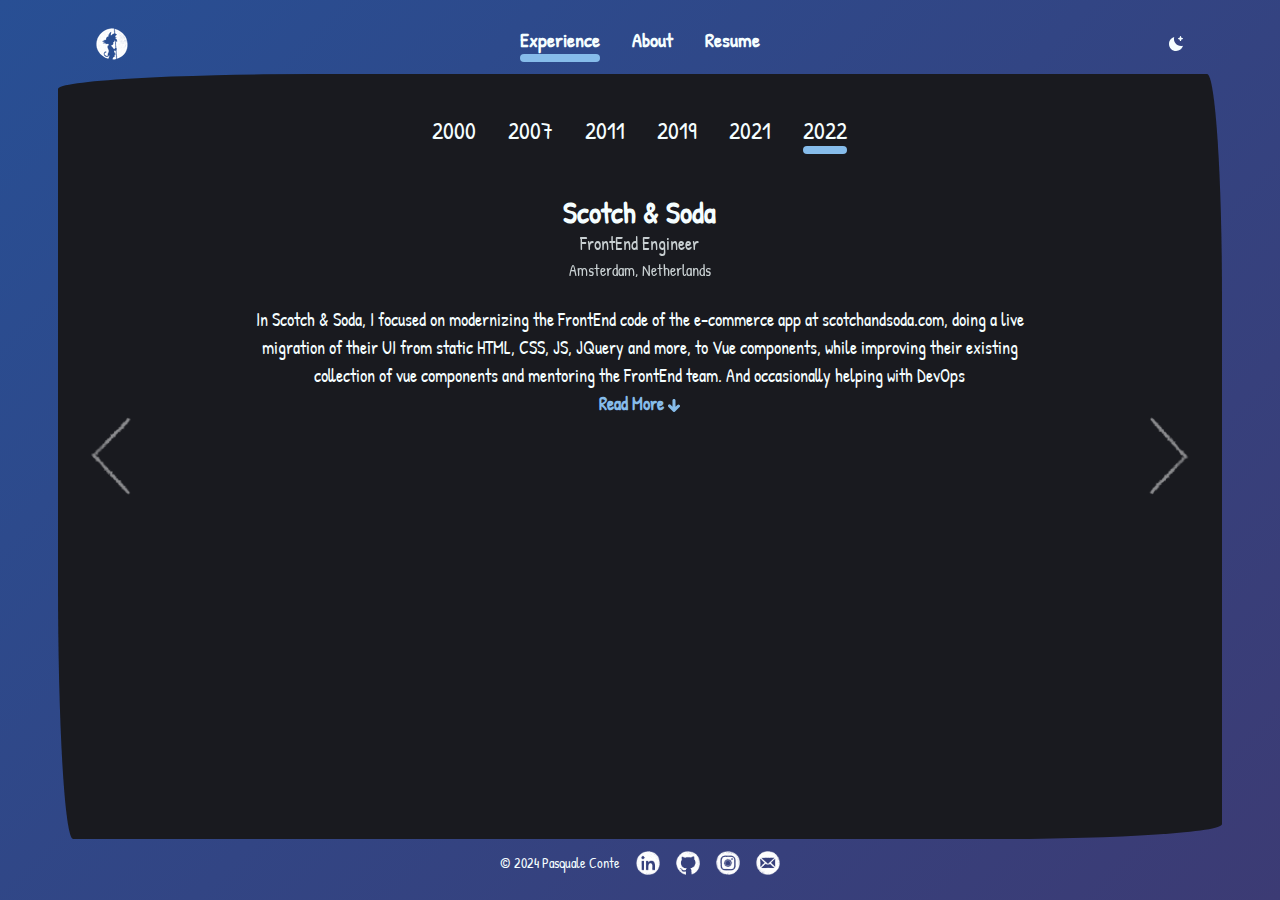
<file: experience/6/index.html>
<!DOCTYPE html><html><head><meta charset="utf-8">
<meta name="viewport" content="width=device-width, initial-scale=1">
<title>Pasquale Conte Resume</title>
<meta name="title" content="Pasquale Conte Resume">
<meta name="description" content="Software Engineer - Web Developer - Vue JS TS GO C#">
<meta name="og:title" content="Pasquale Conte Resume">
<meta name="og:url" content="https://contepas.github.io">
<meta name="og:description" content="Software Engineer - Web Developer - Vue JS TS GO C#">
<meta name="og:image" content="https://contepas.github.io/goku-og-img.png">
<meta name="og:type" content="website">
<meta name="og:site_name" content="Pasquale Conte Resume">
<script>console.log("%c Hi there!", "color:#8E86C0; font-size:16px;")</script>
<link rel="preload" as="fetch" crossorigin="anonymous" href="/experience/6/_payload.json?71877b0a-7ac9-4a37-8a57-e5c121dd4f0c">
<style>/*! tailwindcss v3.4.3 | MIT License | https://tailwindcss.com*/*,:after,:before{border:0 solid #e5e7eb;box-sizing:border-box}:after,:before{--tw-content:""}:host,html{line-height:1.5;-webkit-text-size-adjust:100%;font-family:Patrick Hand;font-feature-settings:normal;font-variation-settings:normal;tab-size:4;-webkit-tap-highlight-color:transparent}body{line-height:inherit;margin:0}hr{border-top-width:1px;color:inherit;height:0}abbr:where([title]){-webkit-text-decoration:underline dotted;text-decoration:underline dotted}h1,h2,h3,h4,h5,h6{font-size:inherit;font-weight:inherit}a{color:inherit;text-decoration:inherit}b,strong{font-weight:bolder}code,kbd,pre,samp{font-family:Patrick Hand;font-feature-settings:normal;font-size:1em;font-variation-settings:normal}small{font-size:80%}sub,sup{font-size:75%;line-height:0;position:relative;vertical-align:initial}sub{bottom:-.25em}sup{top:-.5em}table{border-collapse:collapse;border-color:inherit;text-indent:0}button,input,optgroup,select,textarea{color:inherit;font-family:inherit;font-feature-settings:inherit;font-size:100%;font-variation-settings:inherit;font-weight:inherit;letter-spacing:inherit;line-height:inherit;margin:0;padding:0}button,select{text-transform:none}button,input:where([type=button]),input:where([type=reset]),input:where([type=submit]){-webkit-appearance:button;background-color:initial;background-image:none}:-moz-focusring{outline:auto}:-moz-ui-invalid{box-shadow:none}progress{vertical-align:initial}::-webkit-inner-spin-button,::-webkit-outer-spin-button{height:auto}[type=search]{-webkit-appearance:textfield;outline-offset:-2px}::-webkit-search-decoration{-webkit-appearance:none}::-webkit-file-upload-button{-webkit-appearance:button;font:inherit}summary{display:list-item}blockquote,dd,dl,figure,h1,h2,h3,h4,h5,h6,hr,p,pre{margin:0}fieldset{margin:0}fieldset,legend{padding:0}menu,ol,ul{list-style:none;margin:0;padding:0}dialog{padding:0}textarea{resize:vertical}input::placeholder,textarea::placeholder{color:#9ca3af;opacity:1}[role=button],button{cursor:pointer}:disabled{cursor:default}audio,canvas,embed,iframe,img,object,svg,video{display:block;vertical-align:middle}img,video{height:auto;max-width:100%}[hidden]{display:none}*,::backdrop,:after,:before{--tw-border-spacing-x:0;--tw-border-spacing-y:0;--tw-translate-x:0;--tw-translate-y:0;--tw-rotate:0;--tw-skew-x:0;--tw-skew-y:0;--tw-scale-x:1;--tw-scale-y:1;--tw-pan-x: ;--tw-pan-y: ;--tw-pinch-zoom: ;--tw-scroll-snap-strictness:proximity;--tw-gradient-from-position: ;--tw-gradient-via-position: ;--tw-gradient-to-position: ;--tw-ordinal: ;--tw-slashed-zero: ;--tw-numeric-figure: ;--tw-numeric-spacing: ;--tw-numeric-fraction: ;--tw-ring-inset: ;--tw-ring-offset-width:0px;--tw-ring-offset-color:#fff;--tw-ring-color:#3b82f680;--tw-ring-offset-shadow:0 0 #0000;--tw-ring-shadow:0 0 #0000;--tw-shadow:0 0 #0000;--tw-shadow-colored:0 0 #0000;--tw-blur: ;--tw-brightness: ;--tw-contrast: ;--tw-grayscale: ;--tw-hue-rotate: ;--tw-invert: ;--tw-saturate: ;--tw-sepia: ;--tw-drop-shadow: ;--tw-backdrop-blur: ;--tw-backdrop-brightness: ;--tw-backdrop-contrast: ;--tw-backdrop-grayscale: ;--tw-backdrop-hue-rotate: ;--tw-backdrop-invert: ;--tw-backdrop-opacity: ;--tw-backdrop-saturate: ;--tw-backdrop-sepia: ;--tw-contain-size: ;--tw-contain-layout: ;--tw-contain-paint: ;--tw-contain-style: }.container{width:100%}@media (min-width:390px){.container{max-width:390px}}@media (min-width:640px){.container{max-width:640px}}@media (min-width:768px){.container{max-width:768px}}@media (min-width:1024px){.container{max-width:1024px}}@media (min-width:1280px){.container{max-width:1280px}}@media (min-width:1536px){.container{max-width:1536px}}.sr-only{height:1px;margin:-1px;overflow:hidden;padding:0;position:absolute;width:1px;clip:rect(0,0,0,0);border-width:0;white-space:nowrap}.absolute{position:absolute}.relative{position:relative}.z-0{z-index:0}.z-10{z-index:10}.float-right{float:right}.m-auto{margin:auto}.mx-auto{margin-left:auto;margin-right:auto}.my-auto{margin-bottom:auto;margin-top:auto}.mb-1{margin-bottom:.25rem}.ml-4{margin-left:1rem}.inline{display:inline}.flex{display:flex}.hidden{display:none}.h-2{height:.5rem}.h-6{height:1.5rem}.h-\[100dvh\]{height:100dvh}.h-\[calc\(100vh-15\%\)\]{height:calc(100vh - 15%)}.h-full{height:100%}.h-screen{height:100vh}.max-h-20{max-height:5rem}.max-h-\[80\%\]{max-height:80%}.w-6{width:1.5rem}.w-\[0px\]{width:0}.w-\[10\%\]{width:10%}.w-\[calc\(100\%-15\%\)\]{width:85%}.w-\[calc\(100\%-9\%\)\]{width:91%}.w-full{width:100%}.max-w-4xl{max-width:56rem}.max-w-\[1000px\]{max-width:1000px}.max-w-\[1200px\]{max-width:1200px}.max-w-\[400px\]{max-width:400px}.max-w-\[50\%\]{max-width:50%}.max-w-\[800px\]{max-width:800px}.max-w-\[90\%\]{max-width:90%}.flex-1{flex:1 1 0%}.rotate-180{--tw-rotate:180deg}.rotate-180,.rotate-90{transform:translate(var(--tw-translate-x),var(--tw-translate-y)) rotate(var(--tw-rotate)) skewX(var(--tw-skew-x)) skewY(var(--tw-skew-y)) scaleX(var(--tw-scale-x)) scaleY(var(--tw-scale-y))}.rotate-90{--tw-rotate:90deg}.scale-\[-1\]{--tw-scale-x:-1;--tw-scale-y:-1}.scale-\[-1\],.transform{transform:translate(var(--tw-translate-x),var(--tw-translate-y)) rotate(var(--tw-rotate)) skewX(var(--tw-skew-x)) skewY(var(--tw-skew-y)) scaleX(var(--tw-scale-x)) scaleY(var(--tw-scale-y))}.cursor-pointer{cursor:pointer}.flex-row{flex-direction:row}.flex-col{flex-direction:column}.flex-wrap{flex-wrap:wrap}.content-end{align-content:flex-end}.items-end{align-items:flex-end}.items-center{align-items:center}.justify-end{justify-content:flex-end}.justify-center{justify-content:center}.justify-between{justify-content:space-between}.gap-10{gap:2.5rem}.gap-4{gap:1rem}.gap-5{gap:1.25rem}.space-x-8>:not([hidden])~:not([hidden]){--tw-space-x-reverse:0;margin-left:calc(2rem*(1 - var(--tw-space-x-reverse)));margin-right:calc(2rem*var(--tw-space-x-reverse))}.space-y-4>:not([hidden])~:not([hidden]){--tw-space-y-reverse:0;margin-bottom:calc(1rem*var(--tw-space-y-reverse));margin-top:calc(1rem*(1 - var(--tw-space-y-reverse)))}.self-center{align-self:center}.overflow-hidden{overflow:hidden}.overflow-y-auto{overflow-y:auto}.overflow-x-hidden{overflow-x:hidden}.rounded-md{border-radius:.375rem}.rounded-xl{border-radius:.75rem}.border{border-width:1px}.border-4{border-width:4px}.border-paco-black{--tw-border-opacity:1;border-color:rgb(25 26 31/var(--tw-border-opacity))}.bg-paco-secondary{--tw-bg-opacity:1;background-color:rgb(134 188 234/var(--tw-bg-opacity))}.bg-paco-white-1{--tw-bg-opacity:1;background-color:rgb(245 254 255/var(--tw-bg-opacity))}.bg-transparent{background-color:initial}.fill-paco-white-1{fill:#f5feff}.p-5{padding:1.25rem}.px-3{padding-left:.75rem;padding-right:.75rem}.px-\[1\%\]{padding-left:1%;padding-right:1%}.px-\[5\%\]{padding-left:5%;padding-right:5%}.py-2{padding-bottom:.5rem;padding-top:.5rem}.py-\[8\%\]{padding-bottom:8%;padding-top:8%}.pb-1{padding-bottom:.25rem}.pb-2{padding-bottom:.5rem}.pb-3{padding-bottom:.75rem}.pb-4{padding-bottom:1rem}.pl-2{padding-left:.5rem}.pl-\[10\%\]{padding-left:10%}.pr-\[10\%\]{padding-right:10%}.pt-2{padding-top:.5rem}.pt-4{padding-top:1rem}.text-center{text-align:center}.text-end{text-align:end}.text-2xl{font-size:1.5rem;line-height:2rem}.text-3xl{font-size:1.875rem;line-height:2.25rem}.text-4xl{font-size:2.25rem;line-height:2.5rem}.text-7xl{font-size:4.5rem;line-height:1}.text-lg{font-size:1.125rem;line-height:1.75rem}.text-sm{font-size:.875rem;line-height:1.25rem}.text-xl{font-size:1.25rem;line-height:1.75rem}.font-bold{font-weight:700}.font-medium{font-weight:500}.uppercase{text-transform:uppercase}.capitalize{text-transform:capitalize}.text-paco-accent{--tw-text-opacity:1;color:rgb(142 134 192/var(--tw-text-opacity))}.text-paco-black{--tw-text-opacity:1;color:rgb(25 26 31/var(--tw-text-opacity))}.text-paco-secondary{--tw-text-opacity:1;color:rgb(134 188 234/var(--tw-text-opacity))}.text-paco-white-1{--tw-text-opacity:1;color:rgb(245 254 255/var(--tw-text-opacity))}.opacity-50{opacity:.5}.opacity-80{opacity:.8}.outline{outline-style:solid}.invert{--tw-invert:invert(100%);filter:var(--tw-blur) var(--tw-brightness) var(--tw-contrast) var(--tw-grayscale) var(--tw-hue-rotate) var(--tw-invert) var(--tw-saturate) var(--tw-sepia) var(--tw-drop-shadow)}.transition{transition-duration:.15s;transition-property:color,background-color,border-color,text-decoration-color,fill,stroke,opacity,box-shadow,transform,filter,-webkit-backdrop-filter;transition-property:color,background-color,border-color,text-decoration-color,fill,stroke,opacity,box-shadow,transform,filter,backdrop-filter;transition-property:color,background-color,border-color,text-decoration-color,fill,stroke,opacity,box-shadow,transform,filter,backdrop-filter,-webkit-backdrop-filter;transition-timing-function:cubic-bezier(.4,0,.2,1)}.ease-in{transition-timing-function:cubic-bezier(.4,0,1,1)}.hover\:text-paco-secondary:hover{--tw-text-opacity:1;color:rgb(134 188 234/var(--tw-text-opacity))}.hover\:opacity-100:hover{opacity:1}.dark\:block:is(.dark *){display:block}.dark\:hidden:is(.dark *){display:none}.dark\:border-paco-white-1:is(.dark *){--tw-border-opacity:1;border-color:rgb(245 254 255/var(--tw-border-opacity))}.dark\:bg-paco-black:is(.dark *){--tw-bg-opacity:1;background-color:rgb(25 26 31/var(--tw-bg-opacity))}.dark\:text-paco-white-1:is(.dark *),.dark\:text-paco-white-3:is(.dark *){--tw-text-opacity:1;color:rgb(245 254 255/var(--tw-text-opacity))}.dark\:invert-0:is(.dark *){--tw-invert:invert(0);filter:var(--tw-blur) var(--tw-brightness) var(--tw-contrast) var(--tw-grayscale) var(--tw-hue-rotate) var(--tw-invert) var(--tw-saturate) var(--tw-sepia) var(--tw-drop-shadow)}.dark\:hover\:text-paco-secondary:hover:is(.dark *){--tw-text-opacity:1;color:rgb(134 188 234/var(--tw-text-opacity))}@media (min-width:390px){.xs\:block{display:block}.xs\:hidden{display:none}.xs\:py-\[3\%\]{padding-bottom:3%;padding-top:3%}.xs\:pt-4{padding-top:1rem}.xs\:pt-\[6\%\]{padding-top:6%}.xs\:text-2xl{font-size:1.5rem;line-height:2rem}.xs\:text-3xl{font-size:1.875rem;line-height:2.25rem}.xs\:text-lg{font-size:1.125rem;line-height:1.75rem}}@media (min-width:768px){.md\:flex{display:flex}.md\:hidden{display:none}.md\:w-\[230px\]{width:230px}.md\:w-\[50\%\]{width:50%}.md\:max-w-\[80\%\]{max-width:80%}.md\:fill-paco-white-1{fill:#f5feff}.md\:py-10{padding-bottom:2.5rem;padding-top:2.5rem}.md\:pb-0{padding-bottom:0}.md\:pb-3{padding-bottom:.75rem}.md\:pt-0{padding-top:0}.md\:pt-10{padding-top:2.5rem}.md\:pt-3{padding-top:.75rem}.md\:pt-\[10\%\]{padding-top:10%}.md\:text-2xl{font-size:1.5rem;line-height:2rem}}@media (min-width:1024px){.lg\:max-w-\[50\%\]{max-width:50%}.lg\:flex-1{flex:1 1 0%}.lg\:flex-row{flex-direction:row}.lg\:items-start{align-items:flex-start}.lg\:justify-between{justify-content:space-between}.lg\:pt-\[15\%\]{padding-top:15%}.lg\:text-left{text-align:left}}</style>
<style>@font-face{font-family:Crimson Pro;font-style:italic;font-weight:200 700;src:url(/_nuxt/Crimson_Pro-200_700-1.BPV_4LoH.woff2) format("woff2");unicode-range:u+0102-0103,u+0110-0111,u+0128-0129,u+0168-0169,u+01a0-01a1,u+01af-01b0,u+0300-0301,u+0303-0304,u+0308-0309,u+0323,u+0329,u+1ea0-1ef9,u+20ab}@font-face{font-family:Crimson Pro;font-style:italic;font-weight:200 700;src:url(/_nuxt/Crimson_Pro-200_700-2.B121GQBM.woff2) format("woff2");unicode-range:u+0100-02af,u+0304,u+0308,u+0329,u+1e00-1e9f,u+1ef2-1eff,u+2020,u+20a0-20ab,u+20ad-20c0,u+2113,u+2c60-2c7f,u+a720-a7ff}@font-face{font-family:Crimson Pro;font-style:italic;font-weight:200 700;src:url(/_nuxt/Crimson_Pro-200_700-3.BBOD2Zfy.woff2) format("woff2");unicode-range:u+00??,u+0131,u+0152-0153,u+02bb-02bc,u+02c6,u+02da,u+02dc,u+0304,u+0308,u+0329,u+2000-206f,u+2074,u+20ac,u+2122,u+2191,u+2193,u+2212,u+2215,u+feff,u+fffd}@font-face{font-family:Crimson Pro;font-style:normal;font-weight:200 900;src:url(/_nuxt/Crimson_Pro-200_900-4.D0tPsNsA.woff2) format("woff2");unicode-range:u+0102-0103,u+0110-0111,u+0128-0129,u+0168-0169,u+01a0-01a1,u+01af-01b0,u+0300-0301,u+0303-0304,u+0308-0309,u+0323,u+0329,u+1ea0-1ef9,u+20ab}@font-face{font-family:Crimson Pro;font-style:normal;font-weight:200 900;src:url(/_nuxt/Crimson_Pro-200_900-5.Cwt_6OQM.woff2) format("woff2");unicode-range:u+0100-02af,u+0304,u+0308,u+0329,u+1e00-1e9f,u+1ef2-1eff,u+2020,u+20a0-20ab,u+20ad-20c0,u+2113,u+2c60-2c7f,u+a720-a7ff}@font-face{font-family:Crimson Pro;font-style:normal;font-weight:200 900;src:url(/_nuxt/Crimson_Pro-200_900-6.DZC5paAJ.woff2) format("woff2");unicode-range:u+00??,u+0131,u+0152-0153,u+02bb-02bc,u+02c6,u+02da,u+02dc,u+0304,u+0308,u+0329,u+2000-206f,u+2074,u+20ac,u+2122,u+2191,u+2193,u+2212,u+2215,u+feff,u+fffd}@font-face{font-family:Inter;font-style:normal;font-weight:200 700;src:url(/_nuxt/Inter-200_700-7.DIEz8p5i.woff2) format("woff2");unicode-range:u+0460-052f,u+1c80-1c88,u+20b4,u+2de0-2dff,u+a640-a69f,u+fe2e-fe2f}@font-face{font-family:Inter;font-style:normal;font-weight:200 700;src:url(/_nuxt/Inter-200_700-8.BmJJXa8e.woff2) format("woff2");unicode-range:u+0301,u+0400-045f,u+0490-0491,u+04b0-04b1,u+2116}@font-face{font-family:Inter;font-style:normal;font-weight:200 700;src:url(/_nuxt/Inter-200_700-9.D5AYLNiq.woff2) format("woff2");unicode-range:u+1f??}@font-face{font-family:Inter;font-style:normal;font-weight:200 700;src:url(/_nuxt/Inter-200_700-10.DyIDNIyN.woff2) format("woff2");unicode-range:u+0370-0377,u+037a-037f,u+0384-038a,u+038c,u+038e-03a1,u+03a3-03ff}@font-face{font-family:Inter;font-style:normal;font-weight:200 700;src:url(/_nuxt/Inter-200_700-11._GQuwPVU.woff2) format("woff2");unicode-range:u+0102-0103,u+0110-0111,u+0128-0129,u+0168-0169,u+01a0-01a1,u+01af-01b0,u+0300-0301,u+0303-0304,u+0308-0309,u+0323,u+0329,u+1ea0-1ef9,u+20ab}@font-face{font-family:Inter;font-style:normal;font-weight:200 700;src:url(/_nuxt/Inter-200_700-12.CN1pIXkb.woff2) format("woff2");unicode-range:u+0100-02af,u+0304,u+0308,u+0329,u+1e00-1e9f,u+1ef2-1eff,u+2020,u+20a0-20ab,u+20ad-20c0,u+2113,u+2c60-2c7f,u+a720-a7ff}@font-face{font-family:Inter;font-style:normal;font-weight:200 700;src:url(/_nuxt/Inter-200_700-13.BgVq2Tq4.woff2) format("woff2");unicode-range:u+00??,u+0131,u+0152-0153,u+02bb-02bc,u+02c6,u+02da,u+02dc,u+0304,u+0308,u+0329,u+2000-206f,u+2074,u+20ac,u+2122,u+2191,u+2193,u+2212,u+2215,u+feff,u+fffd}@font-face{font-family:Lato;font-style:normal;font-weight:100;src:url(/_nuxt/Lato-100-14.DCnLPYms.woff2) format("woff2");unicode-range:u+0100-02af,u+0304,u+0308,u+0329,u+1e00-1e9f,u+1ef2-1eff,u+2020,u+20a0-20ab,u+20ad-20c0,u+2113,u+2c60-2c7f,u+a720-a7ff}@font-face{font-family:Lato;font-style:normal;font-weight:100;src:url(/_nuxt/Lato-100-15.Dw0I1B7H.woff2) format("woff2");unicode-range:u+00??,u+0131,u+0152-0153,u+02bb-02bc,u+02c6,u+02da,u+02dc,u+0304,u+0308,u+0329,u+2000-206f,u+2074,u+20ac,u+2122,u+2191,u+2193,u+2212,u+2215,u+feff,u+fffd}@font-face{font-family:Lato;font-style:normal;font-weight:300;src:url(/_nuxt/Lato-300-16.BWm3ECDp.woff2) format("woff2");unicode-range:u+0100-02af,u+0304,u+0308,u+0329,u+1e00-1e9f,u+1ef2-1eff,u+2020,u+20a0-20ab,u+20ad-20c0,u+2113,u+2c60-2c7f,u+a720-a7ff}@font-face{font-family:Lato;font-style:normal;font-weight:300;src:url(/_nuxt/Lato-300-17.BP2wSCML.woff2) format("woff2");unicode-range:u+00??,u+0131,u+0152-0153,u+02bb-02bc,u+02c6,u+02da,u+02dc,u+0304,u+0308,u+0329,u+2000-206f,u+2074,u+20ac,u+2122,u+2191,u+2193,u+2212,u+2215,u+feff,u+fffd}@font-face{font-family:Patrick Hand;font-style:normal;font-weight:400;src:url(/_nuxt/Patrick_Hand-400-18.C6ySP1nI.woff2) format("woff2");unicode-range:u+0102-0103,u+0110-0111,u+0128-0129,u+0168-0169,u+01a0-01a1,u+01af-01b0,u+0300-0301,u+0303-0304,u+0308-0309,u+0323,u+0329,u+1ea0-1ef9,u+20ab}@font-face{font-family:Patrick Hand;font-style:normal;font-weight:400;src:url(/_nuxt/Patrick_Hand-400-19.DK_vwKOo.woff2) format("woff2");unicode-range:u+0100-02af,u+0304,u+0308,u+0329,u+1e00-1e9f,u+1ef2-1eff,u+2020,u+20a0-20ab,u+20ad-20c0,u+2113,u+2c60-2c7f,u+a720-a7ff}@font-face{font-family:Patrick Hand;font-style:normal;font-weight:400;src:url(/_nuxt/Patrick_Hand-400-20.C0o9_-Bw.woff2) format("woff2");unicode-range:u+00??,u+0131,u+0152-0153,u+02bb-02bc,u+02c6,u+02da,u+02dc,u+0304,u+0308,u+0329,u+2000-206f,u+2074,u+20ac,u+2122,u+2191,u+2193,u+2212,u+2215,u+feff,u+fffd}@font-face{font-family:Raleway;font-style:italic;font-weight:100;src:url(/_nuxt/Raleway-100-21.BqFD6ffQ.woff2) format("woff2");unicode-range:u+0460-052f,u+1c80-1c88,u+20b4,u+2de0-2dff,u+a640-a69f,u+fe2e-fe2f}@font-face{font-family:Raleway;font-style:italic;font-weight:100;src:url(/_nuxt/Raleway-100-22.m3Az-7vC.woff2) format("woff2");unicode-range:u+0301,u+0400-045f,u+0490-0491,u+04b0-04b1,u+2116}@font-face{font-family:Raleway;font-style:italic;font-weight:100;src:url(/_nuxt/Raleway-100-23.ChgmYnua.woff2) format("woff2");unicode-range:u+0102-0103,u+0110-0111,u+0128-0129,u+0168-0169,u+01a0-01a1,u+01af-01b0,u+0300-0301,u+0303-0304,u+0308-0309,u+0323,u+0329,u+1ea0-1ef9,u+20ab}@font-face{font-family:Raleway;font-style:italic;font-weight:100;src:url(/_nuxt/Raleway-100-24.ucPQhpon.woff2) format("woff2");unicode-range:u+0100-02af,u+0304,u+0308,u+0329,u+1e00-1e9f,u+1ef2-1eff,u+2020,u+20a0-20ab,u+20ad-20c0,u+2113,u+2c60-2c7f,u+a720-a7ff}@font-face{font-family:Raleway;font-style:italic;font-weight:100;src:url(/_nuxt/Raleway-100-25.D00sJPWW.woff2) format("woff2");unicode-range:u+00??,u+0131,u+0152-0153,u+02bb-02bc,u+02c6,u+02da,u+02dc,u+0304,u+0308,u+0329,u+2000-206f,u+2074,u+20ac,u+2122,u+2191,u+2193,u+2212,u+2215,u+feff,u+fffd}@font-face{font-family:Raleway;font-style:normal;font-weight:100;src:url(/_nuxt/Raleway-100-26.Dc5xu4We.woff2) format("woff2");unicode-range:u+0460-052f,u+1c80-1c88,u+20b4,u+2de0-2dff,u+a640-a69f,u+fe2e-fe2f}@font-face{font-family:Raleway;font-style:normal;font-weight:100;src:url(/_nuxt/Raleway-100-27.CqKTn0sv.woff2) format("woff2");unicode-range:u+0301,u+0400-045f,u+0490-0491,u+04b0-04b1,u+2116}@font-face{font-family:Raleway;font-style:normal;font-weight:100;src:url(/_nuxt/Raleway-100-28.wikBsL6_.woff2) format("woff2");unicode-range:u+0102-0103,u+0110-0111,u+0128-0129,u+0168-0169,u+01a0-01a1,u+01af-01b0,u+0300-0301,u+0303-0304,u+0308-0309,u+0323,u+0329,u+1ea0-1ef9,u+20ab}@font-face{font-family:Raleway;font-style:normal;font-weight:100;src:url(/_nuxt/Raleway-100-29.Dm8rnUUK.woff2) format("woff2");unicode-range:u+0100-02af,u+0304,u+0308,u+0329,u+1e00-1e9f,u+1ef2-1eff,u+2020,u+20a0-20ab,u+20ad-20c0,u+2113,u+2c60-2c7f,u+a720-a7ff}@font-face{font-family:Raleway;font-style:normal;font-weight:100;src:url(/_nuxt/Raleway-100-30.B0Bc4KU0.woff2) format("woff2");unicode-range:u+00??,u+0131,u+0152-0153,u+02bb-02bc,u+02c6,u+02da,u+02dc,u+0304,u+0308,u+0329,u+2000-206f,u+2074,u+20ac,u+2122,u+2191,u+2193,u+2212,u+2215,u+feff,u+fffd}@font-face{font-family:Raleway;font-style:normal;font-weight:400;src:url(/_nuxt/Raleway-100-26.Dc5xu4We.woff2) format("woff2");unicode-range:u+0460-052f,u+1c80-1c88,u+20b4,u+2de0-2dff,u+a640-a69f,u+fe2e-fe2f}@font-face{font-family:Raleway;font-style:normal;font-weight:400;src:url(/_nuxt/Raleway-100-27.CqKTn0sv.woff2) format("woff2");unicode-range:u+0301,u+0400-045f,u+0490-0491,u+04b0-04b1,u+2116}@font-face{font-family:Raleway;font-style:normal;font-weight:400;src:url(/_nuxt/Raleway-100-28.wikBsL6_.woff2) format("woff2");unicode-range:u+0102-0103,u+0110-0111,u+0128-0129,u+0168-0169,u+01a0-01a1,u+01af-01b0,u+0300-0301,u+0303-0304,u+0308-0309,u+0323,u+0329,u+1ea0-1ef9,u+20ab}@font-face{font-family:Raleway;font-style:normal;font-weight:400;src:url(/_nuxt/Raleway-100-29.Dm8rnUUK.woff2) format("woff2");unicode-range:u+0100-02af,u+0304,u+0308,u+0329,u+1e00-1e9f,u+1ef2-1eff,u+2020,u+20a0-20ab,u+20ad-20c0,u+2113,u+2c60-2c7f,u+a720-a7ff}@font-face{font-family:Raleway;font-style:normal;font-weight:400;src:url(/_nuxt/Raleway-100-30.B0Bc4KU0.woff2) format("woff2");unicode-range:u+00??,u+0131,u+0152-0153,u+02bb-02bc,u+02c6,u+02da,u+02dc,u+0304,u+0308,u+0329,u+2000-206f,u+2074,u+20ac,u+2122,u+2191,u+2193,u+2212,u+2215,u+feff,u+fffd}@font-face{font-family:Roboto;font-style:normal;font-weight:400;src:url(/_nuxt/Roboto-400-36.DORK9bGA.woff2) format("woff2");unicode-range:u+0460-052f,u+1c80-1c88,u+20b4,u+2de0-2dff,u+a640-a69f,u+fe2e-fe2f}@font-face{font-family:Roboto;font-style:normal;font-weight:400;src:url(/_nuxt/Roboto-400-37.DVDTZtmW.woff2) format("woff2");unicode-range:u+0301,u+0400-045f,u+0490-0491,u+04b0-04b1,u+2116}@font-face{font-family:Roboto;font-style:normal;font-weight:400;src:url("[data-uri]") format("woff2");unicode-range:u+1f??}@font-face{font-family:Roboto;font-style:normal;font-weight:400;src:url(/_nuxt/Roboto-400-39.BRWHCUYo.woff2) format("woff2");unicode-range:u+0370-0377,u+037a-037f,u+0384-038a,u+038c,u+038e-03a1,u+03a3-03ff}@font-face{font-family:Roboto;font-style:normal;font-weight:400;src:url(/_nuxt/Roboto-400-40.kCRe3VZk.woff2) format("woff2");unicode-range:u+0102-0103,u+0110-0111,u+0128-0129,u+0168-0169,u+01a0-01a1,u+01af-01b0,u+0300-0301,u+0303-0304,u+0308-0309,u+0323,u+0329,u+1ea0-1ef9,u+20ab}@font-face{font-family:Roboto;font-style:normal;font-weight:400;src:url(/_nuxt/Roboto-400-41.4bLplyDh.woff2) format("woff2");unicode-range:u+0100-02af,u+0304,u+0308,u+0329,u+1e00-1e9f,u+1ef2-1eff,u+2020,u+20a0-20ab,u+20ad-20c0,u+2113,u+2c60-2c7f,u+a720-a7ff}@font-face{font-family:Roboto;font-style:normal;font-weight:400;src:url(/_nuxt/Roboto-400-42.mTIRXP6Y.woff2) format("woff2");unicode-range:u+00??,u+0131,u+0152-0153,u+02bb-02bc,u+02c6,u+02da,u+02dc,u+0304,u+0308,u+0329,u+2000-206f,u+2074,u+20ac,u+2122,u+2191,u+2193,u+2212,u+2215,u+feff,u+fffd}</style>
<style>*,:after,:before{box-sizing:inherit}html{box-sizing:border-box}.page-enter-active,.page-leave-active{transition-behavior:allow-discrete;transition-duration:.35s;transition-property:opacity}page-enter-active{transition-timing-function:ease-in}page-leave-active{transition-timing-function:ease-out}.page-enter-from,.page-leave-to{opacity:0}</style>
<style>.border-handwriting[data-v-6d457b91]{border-radius:255px 15px 225px 15px/15px 225px 15px 255px}#one[data-v-6d457b91]{border:5px solid #ae0404}#two[data-v-6d457b91]{border:5px dotted #ae0404}#three[data-v-6d457b91]{border:5px dashed #ae0404}</style>
<style>.scrollbar-hide[data-v-0fefce32]::-webkit-scrollbar{display:none}.scrollbar-hide[data-v-0fefce32]{-ms-overflow-style:none;scrollbar-width:none}.borders-handwritten[data-v-0fefce32]{border-radius:255px 15px 225px 15px/15px 225px 15px 255px}.sfondo[data-v-0fefce32]{background:#284f94;background:linear-gradient(135deg,#284f94,#3c3b74)}</style>
<style>.nav-enter-active[data-v-47638fbe],.nav-leave-active[data-v-47638fbe]{transition-behavior:allow-discrete;transition-duration:.35s;transition-property:opacity scale}nav-enter-active[data-v-47638fbe]{transition-timing-function:ease-in}nav-leave-active[data-v-47638fbe]{transition-timing-function:ease-out}.nav-enter-from[data-v-47638fbe],.nav-leave-to[data-v-47638fbe]{opacity:0;transform:scale(0)}</style>
<style>.nav-enter-active[data-v-6be07674],.nav-leave-active[data-v-6be07674]{transition-behavior:allow-discrete;transition-duration:.35s;transition-property:opacity scale}nav-enter-active[data-v-6be07674]{transition-timing-function:ease-in}nav-leave-active[data-v-6be07674]{transition-timing-function:ease-out}.nav-enter-from[data-v-6be07674],.nav-leave-to[data-v-6be07674]{opacity:0;transform:scale(0)}</style>
<style>.fade-leave-active[data-v-7d130dc1]{transition:opacity 0s}.fade-enter-active[data-v-7d130dc1]{transition:opacity .4s ease-in}.fade-enter-from[data-v-7d130dc1],.fade-leave-to[data-v-7d130dc1]{opacity:0}.slide-left-enter-active[data-v-7d130dc1],.slide-left-leave-active[data-v-7d130dc1],.slide-right-enter-active[data-v-7d130dc1],.slide-right-leave-active[data-v-7d130dc1]{transition:all .35s}.slide-left-enter-from[data-v-7d130dc1]{opacity:0;transform:translate(500px)}.slide-left-leave-to[data-v-7d130dc1],.slide-right-enter-from[data-v-7d130dc1]{opacity:0;transform:translate(-500px)}.slide-right-leave-to[data-v-7d130dc1]{opacity:0;transform:translate(500px)}</style>
<link rel="stylesheet" href="/_nuxt/entry.CP1MaDbM.css">
<link rel="modulepreload" as="script" crossorigin href="/_nuxt/Cq2SFSA2.js">
<link rel="modulepreload" as="script" crossorigin href="/_nuxt/C5bOzqqv.js">
<link rel="modulepreload" as="script" crossorigin href="/_nuxt/CZLcTnfg.js">
<link rel="modulepreload" as="script" crossorigin href="/_nuxt/Br0q9yz9.js">
<link rel="modulepreload" as="script" crossorigin href="/_nuxt/D3Smut5Y.js">
<link rel="modulepreload" as="script" crossorigin href="/_nuxt/BB5SYacx.js">
<link rel="modulepreload" as="script" crossorigin href="/_nuxt/oaCBZZyI.js">
<link rel="modulepreload" as="script" crossorigin href="/_nuxt/BuUCXzu5.js">
<link rel="modulepreload" as="script" crossorigin href="/_nuxt/B225Xvw9.js">
<link rel="modulepreload" as="script" crossorigin href="/_nuxt/DZl2rOCe.js">
<script type="module" src="/_nuxt/Cq2SFSA2.js" crossorigin></script><script>"use strict";(()=>{const a=window,e=document.documentElement,c=window.localStorage,d=["dark","light"],n=c&&c.getItem&&c.getItem("nuxt-color-mode")||"dark";let l=n==="system"?f():n;const i=e.getAttribute("data-color-mode-forced");i&&(l=i),r(l),a["__NUXT_COLOR_MODE__"]={preference:n,value:l,getColorScheme:f,addColorScheme:r,removeColorScheme:u};function r(o){const t=""+o+"",s="";e.classList?e.classList.add(t):e.className+=" "+t,s&&e.setAttribute("data-"+s,o)}function u(o){const t=""+o+"",s="";e.classList?e.classList.remove(t):e.className=e.className.replace(new RegExp(t,"g"),""),s&&e.removeAttribute("data-"+s)}function m(o){return a.matchMedia("(prefers-color-scheme"+o+")")}function f(){if(a.matchMedia&&m("").media!=="not all"){for(const o of d)if(m(":"+o).matches)return o}return"dark"}})();
</script></head><body  class="test"><div id="__nuxt"><div class="sfondo flex h-[100dvh] flex-col items-center justify-center overflow-hidden" data-v-0fefce32><nav class="flex items-center justify-between w-[calc(100%-15%)] pb-1 pt-2 md:pb-3 md:pt-0" data-v-0fefce32 data-v-47638fbe><div class="flex flex-1" data-v-47638fbe><a href="/" class="cursor-pointer" data-v-47638fbe><img onerror="this.setAttribute(&#39;data-error&#39;, 1)" width="32" data-nuxt-img srcset="/_ipx/w_32/goku.png 1x, /_ipx/w_64/goku.png 2x" style="height:100%;" src="/_ipx/w_32/goku.png" data-v-47638fbe></a></div><span data-v-47638fbe></span></nav><div class="borders-handwritten flex h-[calc(100vh-15%)] w-[calc(100%-9%)] flex-col justify-center overflow-hidden bg-paco-white-1 dark:bg-paco-black" data-v-0fefce32><main id="blackboard" class="scrollbar-hide relative flex h-full flex-row overflow-y-auto overflow-x-hidden" data-v-0fefce32><div class="w-[10%]" data-v-0fefce32><!----></div><div class="relative flex h-full w-full justify-center py-[8%] md:py-10" data-v-0fefce32><!--[--><div class="flex h-full w-full flex-col items-center" data-v-6be07674><ul class="z-10 hidden flex-row space-x-8 md:flex" data-v-6be07674><!--[--><li class="active" data-v-6be07674><a class="cursor-pointer bg-transparent text-2xl text-paco-black hover:text-paco-secondary dark:text-paco-white-1 dark:hover:text-paco-secondary" aria-current="page" data-v-6be07674>2000</a><div style="display:none;" class="h-2 rounded-md bg-paco-secondary" data-v-6be07674></div></li><li class="active" data-v-6be07674><a class="cursor-pointer bg-transparent text-2xl text-paco-black hover:text-paco-secondary dark:text-paco-white-1 dark:hover:text-paco-secondary" aria-current="page" data-v-6be07674>2007</a><div style="display:none;" class="h-2 rounded-md bg-paco-secondary" data-v-6be07674></div></li><li class="active" data-v-6be07674><a class="cursor-pointer bg-transparent text-2xl text-paco-black hover:text-paco-secondary dark:text-paco-white-1 dark:hover:text-paco-secondary" aria-current="page" data-v-6be07674>2011</a><div style="display:none;" class="h-2 rounded-md bg-paco-secondary" data-v-6be07674></div></li><li class="active" data-v-6be07674><a class="cursor-pointer bg-transparent text-2xl text-paco-black hover:text-paco-secondary dark:text-paco-white-1 dark:hover:text-paco-secondary" aria-current="page" data-v-6be07674>2019</a><div style="display:none;" class="h-2 rounded-md bg-paco-secondary" data-v-6be07674></div></li><li class="active" data-v-6be07674><a class="cursor-pointer bg-transparent text-2xl text-paco-black hover:text-paco-secondary dark:text-paco-white-1 dark:hover:text-paco-secondary" aria-current="page" data-v-6be07674>2021</a><div style="display:none;" class="h-2 rounded-md bg-paco-secondary" data-v-6be07674></div></li><li class="active" data-v-6be07674><a class="cursor-pointer bg-transparent text-2xl text-paco-black hover:text-paco-secondary dark:text-paco-white-1 dark:hover:text-paco-secondary" aria-current="page" data-v-6be07674>2022</a><div style="" class="h-2 rounded-md bg-paco-secondary" data-v-6be07674></div></li><!--]--></ul><div class="max-w-[800px] overflow-y-auto px-[1%]" data-v-7d130dc1><div class="flex flex-col items-center text-center" data-v-7d130dc1><h2 class="z-10 text-3xl font-bold text-paco-black dark:text-paco-white-1 xs:pt-4 md:pt-10" data-v-7d130dc1>Scotch &amp; Soda</h2><h3 class="z-10 text-lg text-paco-black opacity-80 dark:text-paco-white-1" data-v-7d130dc1>FrontEnd Engineer</h3><h4 class="text-md z-10 text-paco-black opacity-80 dark:text-paco-white-1" data-v-7d130dc1>Amsterdam, Netherlands</h4><br class="hidden xs:block" data-v-7d130dc1><p class="z-10 text-lg text-paco-black dark:text-paco-white-1" data-v-7d130dc1>In Scotch &amp; Soda, I focused on modernizing the FrontEnd code of the e-commerce app at scotchandsoda.com, doing a live migration of their UI from static HTML, CSS, JS, JQuery and more, to Vue components, while improving their existing collection of vue components and mentoring the FrontEnd team. And occasionally helping with DevOps</p><button class="z-10 text-lg font-bold text-paco-secondary" data-v-7d130dc1>Read More <img onerror="this.setAttribute(&#39;data-error&#39;, 1)" width="12" data-nuxt-img srcset="/_ipx/w_12/down-arrow-icon.svg 1x, /_ipx/w_24/down-arrow-icon.svg 2x" color="blue" src="/_ipx/w_12/down-arrow-icon.svg" class="color-paco-secondary inline" data-v-7d130dc1></button><div style="display:none;opacity:0;transform:scale(0, 0);" data-v-7d130dc1><!--[--><p class="text-lg text-paco-black dark:text-paco-white-1" data-v-7d130dc1><span class="text-paco-accent" data-v-7d130dc1>Design System Components Library Migration</span> Worked on the transition of our Design System Components Library from a custom-made system to Storybook, enhancing documentation and usability.</p><p class="text-lg text-paco-black dark:text-paco-white-1" data-v-7d130dc1><span class="text-paco-accent" data-v-7d130dc1>Headless Commerce Migration</span> Contributed to the larger project of migrating Salesforce Commerce Cloud to Headless Commerce, modernizing our e-commerce platform.</p><p class="text-lg text-paco-black dark:text-paco-white-1" data-v-7d130dc1><span class="text-paco-accent" data-v-7d130dc1>Code Modernization</span> Upgraded UI components from Vue 2 to Vue 3 and integrated TypeScript, making the codebase more developer-friendly.</p><p class="text-lg text-paco-black dark:text-paco-white-1" data-v-7d130dc1><span class="text-paco-accent" data-v-7d130dc1>Team Coaching</span> Mentored the Frontend team, enhancing their skills in Vue, JavaScript, TypeScript, and general coding practices, fostering a culture of continuous improvement and professional growth.</p><p class="text-lg text-paco-black dark:text-paco-white-1" data-v-7d130dc1><span class="text-paco-accent" data-v-7d130dc1>Takeaways</span> I gained experience in modernizing challanging codebases and mentoring developers with different backgrounds, enhancing my skills in Vue and TypeScript while fostering a collaborative and growth-oriented development environment.</p><!--]--><ul class="z-10 flex flex-row flex-wrap justify-center gap-4 pt-4" data-v-7d130dc1><!--[--><li class="text-xl font-bold text-paco-white-1" data-v-7d130dc1>HTML</li><li class="text-xl font-bold text-paco-white-1" data-v-7d130dc1>CSS</li><li class="text-xl font-bold text-paco-white-1" data-v-7d130dc1>JavaScript</li><li class="text-xl font-bold text-paco-white-1" data-v-7d130dc1>TypeScript</li><li class="text-xl font-bold text-paco-white-1" data-v-7d130dc1>Vue</li><li class="text-xl font-bold text-paco-white-1" data-v-7d130dc1>Storybook</li><!--]--></ul></div><!----></div></div></div><!--]--></div><div class="w-[10%]" data-v-0fefce32><!----></div></main></div><footer class="flex items-center justify-center pb-3 pt-2 md:pb-0 md:pt-3" data-v-0fefce32><p class="text-sm text-paco-white-1" data-v-0fefce32>© 2024 Pasquale Conte</p><a class="cursor-pointer" data-v-0fefce32><img onerror="this.setAttribute(&#39;data-error&#39;, 1)" alt="linkedin" data-nuxt-img srcset="/_ipx/_/linkedin.png 1x, /_ipx/_/linkedin.png 2x" src="/_ipx/_/linkedin.png" class="ml-4 h-6 w-6" data-v-0fefce32></a><a class="cursor-pointer" data-v-0fefce32><img onerror="this.setAttribute(&#39;data-error&#39;, 1)" alt="github" data-nuxt-img srcset="/_ipx/_/github.png 1x, /_ipx/_/github.png 2x" src="/_ipx/_/github.png" class="ml-4 h-6 w-6" data-v-0fefce32></a><a class="cursor-pointer" data-v-0fefce32><img onerror="this.setAttribute(&#39;data-error&#39;, 1)" alt="instagram" data-nuxt-img srcset="/_ipx/_/instagram.png 1x, /_ipx/_/instagram.png 2x" src="/_ipx/_/instagram.png" class="ml-4 h-6 w-6" data-v-0fefce32></a><a class="cursor-pointer" data-v-0fefce32><img onerror="this.setAttribute(&#39;data-error&#39;, 1)" alt="email" data-nuxt-img srcset="/_ipx/_/email.png 1x, /_ipx/_/email.png 2x" src="/_ipx/_/email.png" class="ml-4 h-6 w-6" data-v-0fefce32></a></footer></div></div><div id="teleports"></div><script type="application/json" id="__NUXT_DATA__" data-ssr="true" data-src="/experience/6/_payload.json?71877b0a-7ac9-4a37-8a57-e5c121dd4f0c">[{"state":1,"once":7,"_errors":9,"serverRendered":5,"path":11,"pinia":12,"prerenderedAt":18},["Reactive",2],{"$scolor-mode":3},{"preference":4,"value":4,"unknown":5,"forced":6},"dark",true,false,["Reactive",8],["Set"],["Reactive",10],{},"/experience/6",["Reactive",13],{"internalNavigation":14},{"canGoNext":15,"canGoBack":17},["EmptyRef",16],"false",["EmptyRef",16],1719946313281]</script>
<script>window.__NUXT__={};window.__NUXT__.config={public:{},app:{baseURL:"/",buildAssetsDir:"/_nuxt/",cdnURL:""}}</script></body></html>
</file>
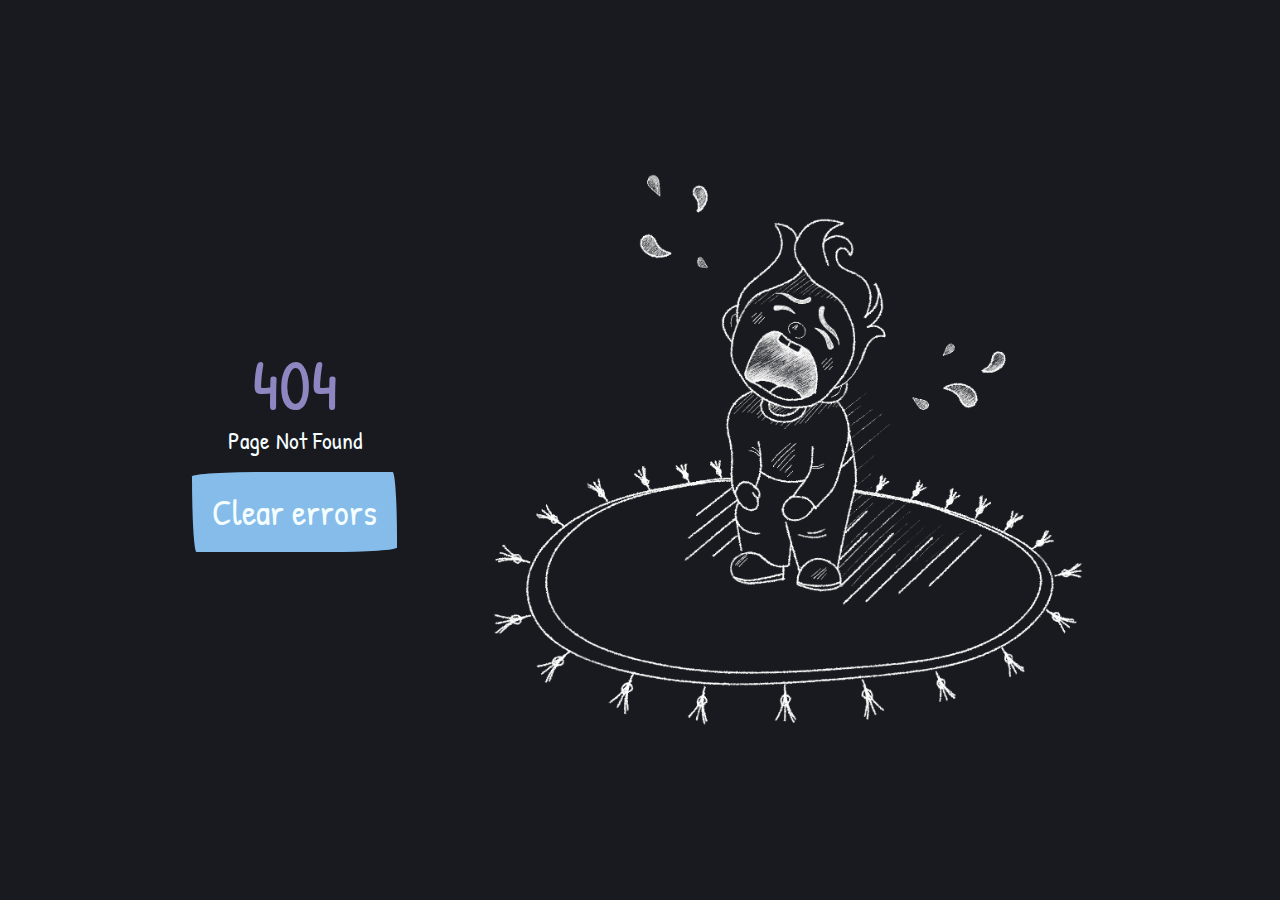
<file: 200.html>
<!DOCTYPE html><html><head><meta charset="utf-8">
<meta name="viewport" content="width=device-width, initial-scale=1">
<style>/*! tailwindcss v3.4.3 | MIT License | https://tailwindcss.com*/*,:after,:before{border:0 solid #e5e7eb;box-sizing:border-box}:after,:before{--tw-content:""}:host,html{line-height:1.5;-webkit-text-size-adjust:100%;font-family:Patrick Hand;font-feature-settings:normal;font-variation-settings:normal;tab-size:4;-webkit-tap-highlight-color:transparent}body{line-height:inherit;margin:0}hr{border-top-width:1px;color:inherit;height:0}abbr:where([title]){-webkit-text-decoration:underline dotted;text-decoration:underline dotted}h1,h2,h3,h4,h5,h6{font-size:inherit;font-weight:inherit}a{color:inherit;text-decoration:inherit}b,strong{font-weight:bolder}code,kbd,pre,samp{font-family:Patrick Hand;font-feature-settings:normal;font-size:1em;font-variation-settings:normal}small{font-size:80%}sub,sup{font-size:75%;line-height:0;position:relative;vertical-align:initial}sub{bottom:-.25em}sup{top:-.5em}table{border-collapse:collapse;border-color:inherit;text-indent:0}button,input,optgroup,select,textarea{color:inherit;font-family:inherit;font-feature-settings:inherit;font-size:100%;font-variation-settings:inherit;font-weight:inherit;letter-spacing:inherit;line-height:inherit;margin:0;padding:0}button,select{text-transform:none}button,input:where([type=button]),input:where([type=reset]),input:where([type=submit]){-webkit-appearance:button;background-color:initial;background-image:none}:-moz-focusring{outline:auto}:-moz-ui-invalid{box-shadow:none}progress{vertical-align:initial}::-webkit-inner-spin-button,::-webkit-outer-spin-button{height:auto}[type=search]{-webkit-appearance:textfield;outline-offset:-2px}::-webkit-search-decoration{-webkit-appearance:none}::-webkit-file-upload-button{-webkit-appearance:button;font:inherit}summary{display:list-item}blockquote,dd,dl,figure,h1,h2,h3,h4,h5,h6,hr,p,pre{margin:0}fieldset{margin:0}fieldset,legend{padding:0}menu,ol,ul{list-style:none;margin:0;padding:0}dialog{padding:0}textarea{resize:vertical}input::placeholder,textarea::placeholder{color:#9ca3af;opacity:1}[role=button],button{cursor:pointer}:disabled{cursor:default}audio,canvas,embed,iframe,img,object,svg,video{display:block;vertical-align:middle}img,video{height:auto;max-width:100%}[hidden]{display:none}*,::backdrop,:after,:before{--tw-border-spacing-x:0;--tw-border-spacing-y:0;--tw-translate-x:0;--tw-translate-y:0;--tw-rotate:0;--tw-skew-x:0;--tw-skew-y:0;--tw-scale-x:1;--tw-scale-y:1;--tw-pan-x: ;--tw-pan-y: ;--tw-pinch-zoom: ;--tw-scroll-snap-strictness:proximity;--tw-gradient-from-position: ;--tw-gradient-via-position: ;--tw-gradient-to-position: ;--tw-ordinal: ;--tw-slashed-zero: ;--tw-numeric-figure: ;--tw-numeric-spacing: ;--tw-numeric-fraction: ;--tw-ring-inset: ;--tw-ring-offset-width:0px;--tw-ring-offset-color:#fff;--tw-ring-color:#3b82f680;--tw-ring-offset-shadow:0 0 #0000;--tw-ring-shadow:0 0 #0000;--tw-shadow:0 0 #0000;--tw-shadow-colored:0 0 #0000;--tw-blur: ;--tw-brightness: ;--tw-contrast: ;--tw-grayscale: ;--tw-hue-rotate: ;--tw-invert: ;--tw-saturate: ;--tw-sepia: ;--tw-drop-shadow: ;--tw-backdrop-blur: ;--tw-backdrop-brightness: ;--tw-backdrop-contrast: ;--tw-backdrop-grayscale: ;--tw-backdrop-hue-rotate: ;--tw-backdrop-invert: ;--tw-backdrop-opacity: ;--tw-backdrop-saturate: ;--tw-backdrop-sepia: ;--tw-contain-size: ;--tw-contain-layout: ;--tw-contain-paint: ;--tw-contain-style: }.container{width:100%}@media (min-width:390px){.container{max-width:390px}}@media (min-width:640px){.container{max-width:640px}}@media (min-width:768px){.container{max-width:768px}}@media (min-width:1024px){.container{max-width:1024px}}@media (min-width:1280px){.container{max-width:1280px}}@media (min-width:1536px){.container{max-width:1536px}}.sr-only{height:1px;margin:-1px;overflow:hidden;padding:0;position:absolute;width:1px;clip:rect(0,0,0,0);border-width:0;white-space:nowrap}.absolute{position:absolute}.relative{position:relative}.z-0{z-index:0}.z-10{z-index:10}.float-right{float:right}.m-auto{margin:auto}.mx-auto{margin-left:auto;margin-right:auto}.my-auto{margin-bottom:auto;margin-top:auto}.mb-1{margin-bottom:.25rem}.ml-4{margin-left:1rem}.inline{display:inline}.flex{display:flex}.hidden{display:none}.h-2{height:.5rem}.h-6{height:1.5rem}.h-\[100dvh\]{height:100dvh}.h-\[calc\(100vh-15\%\)\]{height:calc(100vh - 15%)}.h-full{height:100%}.h-screen{height:100vh}.max-h-20{max-height:5rem}.max-h-\[80\%\]{max-height:80%}.w-6{width:1.5rem}.w-\[0px\]{width:0}.w-\[10\%\]{width:10%}.w-\[calc\(100\%-15\%\)\]{width:85%}.w-\[calc\(100\%-9\%\)\]{width:91%}.w-full{width:100%}.max-w-4xl{max-width:56rem}.max-w-\[1000px\]{max-width:1000px}.max-w-\[1200px\]{max-width:1200px}.max-w-\[400px\]{max-width:400px}.max-w-\[50\%\]{max-width:50%}.max-w-\[800px\]{max-width:800px}.max-w-\[90\%\]{max-width:90%}.flex-1{flex:1 1 0%}.rotate-180{--tw-rotate:180deg}.rotate-180,.rotate-90{transform:translate(var(--tw-translate-x),var(--tw-translate-y)) rotate(var(--tw-rotate)) skewX(var(--tw-skew-x)) skewY(var(--tw-skew-y)) scaleX(var(--tw-scale-x)) scaleY(var(--tw-scale-y))}.rotate-90{--tw-rotate:90deg}.scale-\[-1\]{--tw-scale-x:-1;--tw-scale-y:-1}.scale-\[-1\],.transform{transform:translate(var(--tw-translate-x),var(--tw-translate-y)) rotate(var(--tw-rotate)) skewX(var(--tw-skew-x)) skewY(var(--tw-skew-y)) scaleX(var(--tw-scale-x)) scaleY(var(--tw-scale-y))}.cursor-pointer{cursor:pointer}.flex-row{flex-direction:row}.flex-col{flex-direction:column}.flex-wrap{flex-wrap:wrap}.content-end{align-content:flex-end}.items-end{align-items:flex-end}.items-center{align-items:center}.justify-end{justify-content:flex-end}.justify-center{justify-content:center}.justify-between{justify-content:space-between}.gap-10{gap:2.5rem}.gap-4{gap:1rem}.gap-5{gap:1.25rem}.space-x-8>:not([hidden])~:not([hidden]){--tw-space-x-reverse:0;margin-left:calc(2rem*(1 - var(--tw-space-x-reverse)));margin-right:calc(2rem*var(--tw-space-x-reverse))}.space-y-4>:not([hidden])~:not([hidden]){--tw-space-y-reverse:0;margin-bottom:calc(1rem*var(--tw-space-y-reverse));margin-top:calc(1rem*(1 - var(--tw-space-y-reverse)))}.self-center{align-self:center}.overflow-hidden{overflow:hidden}.overflow-y-auto{overflow-y:auto}.overflow-x-hidden{overflow-x:hidden}.rounded-md{border-radius:.375rem}.rounded-xl{border-radius:.75rem}.border{border-width:1px}.border-4{border-width:4px}.border-paco-black{--tw-border-opacity:1;border-color:rgb(25 26 31/var(--tw-border-opacity))}.bg-paco-secondary{--tw-bg-opacity:1;background-color:rgb(134 188 234/var(--tw-bg-opacity))}.bg-paco-white-1{--tw-bg-opacity:1;background-color:rgb(245 254 255/var(--tw-bg-opacity))}.bg-transparent{background-color:initial}.fill-paco-white-1{fill:#f5feff}.p-5{padding:1.25rem}.px-3{padding-left:.75rem;padding-right:.75rem}.px-\[1\%\]{padding-left:1%;padding-right:1%}.px-\[5\%\]{padding-left:5%;padding-right:5%}.py-2{padding-bottom:.5rem;padding-top:.5rem}.py-\[8\%\]{padding-bottom:8%;padding-top:8%}.pb-1{padding-bottom:.25rem}.pb-2{padding-bottom:.5rem}.pb-3{padding-bottom:.75rem}.pb-4{padding-bottom:1rem}.pl-2{padding-left:.5rem}.pl-\[10\%\]{padding-left:10%}.pr-\[10\%\]{padding-right:10%}.pt-2{padding-top:.5rem}.pt-4{padding-top:1rem}.text-center{text-align:center}.text-end{text-align:end}.text-2xl{font-size:1.5rem;line-height:2rem}.text-3xl{font-size:1.875rem;line-height:2.25rem}.text-4xl{font-size:2.25rem;line-height:2.5rem}.text-7xl{font-size:4.5rem;line-height:1}.text-lg{font-size:1.125rem;line-height:1.75rem}.text-sm{font-size:.875rem;line-height:1.25rem}.text-xl{font-size:1.25rem;line-height:1.75rem}.font-bold{font-weight:700}.font-medium{font-weight:500}.uppercase{text-transform:uppercase}.capitalize{text-transform:capitalize}.text-paco-accent{--tw-text-opacity:1;color:rgb(142 134 192/var(--tw-text-opacity))}.text-paco-black{--tw-text-opacity:1;color:rgb(25 26 31/var(--tw-text-opacity))}.text-paco-secondary{--tw-text-opacity:1;color:rgb(134 188 234/var(--tw-text-opacity))}.text-paco-white-1{--tw-text-opacity:1;color:rgb(245 254 255/var(--tw-text-opacity))}.opacity-50{opacity:.5}.opacity-80{opacity:.8}.outline{outline-style:solid}.invert{--tw-invert:invert(100%);filter:var(--tw-blur) var(--tw-brightness) var(--tw-contrast) var(--tw-grayscale) var(--tw-hue-rotate) var(--tw-invert) var(--tw-saturate) var(--tw-sepia) var(--tw-drop-shadow)}.transition{transition-duration:.15s;transition-property:color,background-color,border-color,text-decoration-color,fill,stroke,opacity,box-shadow,transform,filter,-webkit-backdrop-filter;transition-property:color,background-color,border-color,text-decoration-color,fill,stroke,opacity,box-shadow,transform,filter,backdrop-filter;transition-property:color,background-color,border-color,text-decoration-color,fill,stroke,opacity,box-shadow,transform,filter,backdrop-filter,-webkit-backdrop-filter;transition-timing-function:cubic-bezier(.4,0,.2,1)}.ease-in{transition-timing-function:cubic-bezier(.4,0,1,1)}.hover\:text-paco-secondary:hover{--tw-text-opacity:1;color:rgb(134 188 234/var(--tw-text-opacity))}.hover\:opacity-100:hover{opacity:1}.dark\:block:is(.dark *){display:block}.dark\:hidden:is(.dark *){display:none}.dark\:border-paco-white-1:is(.dark *){--tw-border-opacity:1;border-color:rgb(245 254 255/var(--tw-border-opacity))}.dark\:bg-paco-black:is(.dark *){--tw-bg-opacity:1;background-color:rgb(25 26 31/var(--tw-bg-opacity))}.dark\:text-paco-white-1:is(.dark *),.dark\:text-paco-white-3:is(.dark *){--tw-text-opacity:1;color:rgb(245 254 255/var(--tw-text-opacity))}.dark\:invert-0:is(.dark *){--tw-invert:invert(0);filter:var(--tw-blur) var(--tw-brightness) var(--tw-contrast) var(--tw-grayscale) var(--tw-hue-rotate) var(--tw-invert) var(--tw-saturate) var(--tw-sepia) var(--tw-drop-shadow)}.dark\:hover\:text-paco-secondary:hover:is(.dark *){--tw-text-opacity:1;color:rgb(134 188 234/var(--tw-text-opacity))}@media (min-width:390px){.xs\:block{display:block}.xs\:hidden{display:none}.xs\:py-\[3\%\]{padding-bottom:3%;padding-top:3%}.xs\:pt-4{padding-top:1rem}.xs\:pt-\[6\%\]{padding-top:6%}.xs\:text-2xl{font-size:1.5rem;line-height:2rem}.xs\:text-3xl{font-size:1.875rem;line-height:2.25rem}.xs\:text-lg{font-size:1.125rem;line-height:1.75rem}}@media (min-width:768px){.md\:flex{display:flex}.md\:hidden{display:none}.md\:w-\[230px\]{width:230px}.md\:w-\[50\%\]{width:50%}.md\:max-w-\[80\%\]{max-width:80%}.md\:fill-paco-white-1{fill:#f5feff}.md\:py-10{padding-bottom:2.5rem;padding-top:2.5rem}.md\:pb-0{padding-bottom:0}.md\:pb-3{padding-bottom:.75rem}.md\:pt-0{padding-top:0}.md\:pt-10{padding-top:2.5rem}.md\:pt-3{padding-top:.75rem}.md\:pt-\[10\%\]{padding-top:10%}.md\:text-2xl{font-size:1.5rem;line-height:2rem}}@media (min-width:1024px){.lg\:max-w-\[50\%\]{max-width:50%}.lg\:flex-1{flex:1 1 0%}.lg\:flex-row{flex-direction:row}.lg\:items-start{align-items:flex-start}.lg\:justify-between{justify-content:space-between}.lg\:pt-\[15\%\]{padding-top:15%}.lg\:text-left{text-align:left}}</style>
<style>@font-face{font-family:Crimson Pro;font-style:italic;font-weight:200 700;src:url(/_nuxt/Crimson_Pro-200_700-1.BPV_4LoH.woff2) format("woff2");unicode-range:u+0102-0103,u+0110-0111,u+0128-0129,u+0168-0169,u+01a0-01a1,u+01af-01b0,u+0300-0301,u+0303-0304,u+0308-0309,u+0323,u+0329,u+1ea0-1ef9,u+20ab}@font-face{font-family:Crimson Pro;font-style:italic;font-weight:200 700;src:url(/_nuxt/Crimson_Pro-200_700-2.B121GQBM.woff2) format("woff2");unicode-range:u+0100-02af,u+0304,u+0308,u+0329,u+1e00-1e9f,u+1ef2-1eff,u+2020,u+20a0-20ab,u+20ad-20c0,u+2113,u+2c60-2c7f,u+a720-a7ff}@font-face{font-family:Crimson Pro;font-style:italic;font-weight:200 700;src:url(/_nuxt/Crimson_Pro-200_700-3.BBOD2Zfy.woff2) format("woff2");unicode-range:u+00??,u+0131,u+0152-0153,u+02bb-02bc,u+02c6,u+02da,u+02dc,u+0304,u+0308,u+0329,u+2000-206f,u+2074,u+20ac,u+2122,u+2191,u+2193,u+2212,u+2215,u+feff,u+fffd}@font-face{font-family:Crimson Pro;font-style:normal;font-weight:200 900;src:url(/_nuxt/Crimson_Pro-200_900-4.D0tPsNsA.woff2) format("woff2");unicode-range:u+0102-0103,u+0110-0111,u+0128-0129,u+0168-0169,u+01a0-01a1,u+01af-01b0,u+0300-0301,u+0303-0304,u+0308-0309,u+0323,u+0329,u+1ea0-1ef9,u+20ab}@font-face{font-family:Crimson Pro;font-style:normal;font-weight:200 900;src:url(/_nuxt/Crimson_Pro-200_900-5.Cwt_6OQM.woff2) format("woff2");unicode-range:u+0100-02af,u+0304,u+0308,u+0329,u+1e00-1e9f,u+1ef2-1eff,u+2020,u+20a0-20ab,u+20ad-20c0,u+2113,u+2c60-2c7f,u+a720-a7ff}@font-face{font-family:Crimson Pro;font-style:normal;font-weight:200 900;src:url(/_nuxt/Crimson_Pro-200_900-6.DZC5paAJ.woff2) format("woff2");unicode-range:u+00??,u+0131,u+0152-0153,u+02bb-02bc,u+02c6,u+02da,u+02dc,u+0304,u+0308,u+0329,u+2000-206f,u+2074,u+20ac,u+2122,u+2191,u+2193,u+2212,u+2215,u+feff,u+fffd}@font-face{font-family:Inter;font-style:normal;font-weight:200 700;src:url(/_nuxt/Inter-200_700-7.DIEz8p5i.woff2) format("woff2");unicode-range:u+0460-052f,u+1c80-1c88,u+20b4,u+2de0-2dff,u+a640-a69f,u+fe2e-fe2f}@font-face{font-family:Inter;font-style:normal;font-weight:200 700;src:url(/_nuxt/Inter-200_700-8.BmJJXa8e.woff2) format("woff2");unicode-range:u+0301,u+0400-045f,u+0490-0491,u+04b0-04b1,u+2116}@font-face{font-family:Inter;font-style:normal;font-weight:200 700;src:url(/_nuxt/Inter-200_700-9.D5AYLNiq.woff2) format("woff2");unicode-range:u+1f??}@font-face{font-family:Inter;font-style:normal;font-weight:200 700;src:url(/_nuxt/Inter-200_700-10.DyIDNIyN.woff2) format("woff2");unicode-range:u+0370-0377,u+037a-037f,u+0384-038a,u+038c,u+038e-03a1,u+03a3-03ff}@font-face{font-family:Inter;font-style:normal;font-weight:200 700;src:url(/_nuxt/Inter-200_700-11._GQuwPVU.woff2) format("woff2");unicode-range:u+0102-0103,u+0110-0111,u+0128-0129,u+0168-0169,u+01a0-01a1,u+01af-01b0,u+0300-0301,u+0303-0304,u+0308-0309,u+0323,u+0329,u+1ea0-1ef9,u+20ab}@font-face{font-family:Inter;font-style:normal;font-weight:200 700;src:url(/_nuxt/Inter-200_700-12.CN1pIXkb.woff2) format("woff2");unicode-range:u+0100-02af,u+0304,u+0308,u+0329,u+1e00-1e9f,u+1ef2-1eff,u+2020,u+20a0-20ab,u+20ad-20c0,u+2113,u+2c60-2c7f,u+a720-a7ff}@font-face{font-family:Inter;font-style:normal;font-weight:200 700;src:url(/_nuxt/Inter-200_700-13.BgVq2Tq4.woff2) format("woff2");unicode-range:u+00??,u+0131,u+0152-0153,u+02bb-02bc,u+02c6,u+02da,u+02dc,u+0304,u+0308,u+0329,u+2000-206f,u+2074,u+20ac,u+2122,u+2191,u+2193,u+2212,u+2215,u+feff,u+fffd}@font-face{font-family:Lato;font-style:normal;font-weight:100;src:url(/_nuxt/Lato-100-14.DCnLPYms.woff2) format("woff2");unicode-range:u+0100-02af,u+0304,u+0308,u+0329,u+1e00-1e9f,u+1ef2-1eff,u+2020,u+20a0-20ab,u+20ad-20c0,u+2113,u+2c60-2c7f,u+a720-a7ff}@font-face{font-family:Lato;font-style:normal;font-weight:100;src:url(/_nuxt/Lato-100-15.Dw0I1B7H.woff2) format("woff2");unicode-range:u+00??,u+0131,u+0152-0153,u+02bb-02bc,u+02c6,u+02da,u+02dc,u+0304,u+0308,u+0329,u+2000-206f,u+2074,u+20ac,u+2122,u+2191,u+2193,u+2212,u+2215,u+feff,u+fffd}@font-face{font-family:Lato;font-style:normal;font-weight:300;src:url(/_nuxt/Lato-300-16.BWm3ECDp.woff2) format("woff2");unicode-range:u+0100-02af,u+0304,u+0308,u+0329,u+1e00-1e9f,u+1ef2-1eff,u+2020,u+20a0-20ab,u+20ad-20c0,u+2113,u+2c60-2c7f,u+a720-a7ff}@font-face{font-family:Lato;font-style:normal;font-weight:300;src:url(/_nuxt/Lato-300-17.BP2wSCML.woff2) format("woff2");unicode-range:u+00??,u+0131,u+0152-0153,u+02bb-02bc,u+02c6,u+02da,u+02dc,u+0304,u+0308,u+0329,u+2000-206f,u+2074,u+20ac,u+2122,u+2191,u+2193,u+2212,u+2215,u+feff,u+fffd}@font-face{font-family:Patrick Hand;font-style:normal;font-weight:400;src:url(/_nuxt/Patrick_Hand-400-18.C6ySP1nI.woff2) format("woff2");unicode-range:u+0102-0103,u+0110-0111,u+0128-0129,u+0168-0169,u+01a0-01a1,u+01af-01b0,u+0300-0301,u+0303-0304,u+0308-0309,u+0323,u+0329,u+1ea0-1ef9,u+20ab}@font-face{font-family:Patrick Hand;font-style:normal;font-weight:400;src:url(/_nuxt/Patrick_Hand-400-19.DK_vwKOo.woff2) format("woff2");unicode-range:u+0100-02af,u+0304,u+0308,u+0329,u+1e00-1e9f,u+1ef2-1eff,u+2020,u+20a0-20ab,u+20ad-20c0,u+2113,u+2c60-2c7f,u+a720-a7ff}@font-face{font-family:Patrick Hand;font-style:normal;font-weight:400;src:url(/_nuxt/Patrick_Hand-400-20.C0o9_-Bw.woff2) format("woff2");unicode-range:u+00??,u+0131,u+0152-0153,u+02bb-02bc,u+02c6,u+02da,u+02dc,u+0304,u+0308,u+0329,u+2000-206f,u+2074,u+20ac,u+2122,u+2191,u+2193,u+2212,u+2215,u+feff,u+fffd}@font-face{font-family:Raleway;font-style:italic;font-weight:100;src:url(/_nuxt/Raleway-100-21.BqFD6ffQ.woff2) format("woff2");unicode-range:u+0460-052f,u+1c80-1c88,u+20b4,u+2de0-2dff,u+a640-a69f,u+fe2e-fe2f}@font-face{font-family:Raleway;font-style:italic;font-weight:100;src:url(/_nuxt/Raleway-100-22.m3Az-7vC.woff2) format("woff2");unicode-range:u+0301,u+0400-045f,u+0490-0491,u+04b0-04b1,u+2116}@font-face{font-family:Raleway;font-style:italic;font-weight:100;src:url(/_nuxt/Raleway-100-23.ChgmYnua.woff2) format("woff2");unicode-range:u+0102-0103,u+0110-0111,u+0128-0129,u+0168-0169,u+01a0-01a1,u+01af-01b0,u+0300-0301,u+0303-0304,u+0308-0309,u+0323,u+0329,u+1ea0-1ef9,u+20ab}@font-face{font-family:Raleway;font-style:italic;font-weight:100;src:url(/_nuxt/Raleway-100-24.ucPQhpon.woff2) format("woff2");unicode-range:u+0100-02af,u+0304,u+0308,u+0329,u+1e00-1e9f,u+1ef2-1eff,u+2020,u+20a0-20ab,u+20ad-20c0,u+2113,u+2c60-2c7f,u+a720-a7ff}@font-face{font-family:Raleway;font-style:italic;font-weight:100;src:url(/_nuxt/Raleway-100-25.D00sJPWW.woff2) format("woff2");unicode-range:u+00??,u+0131,u+0152-0153,u+02bb-02bc,u+02c6,u+02da,u+02dc,u+0304,u+0308,u+0329,u+2000-206f,u+2074,u+20ac,u+2122,u+2191,u+2193,u+2212,u+2215,u+feff,u+fffd}@font-face{font-family:Raleway;font-style:normal;font-weight:100;src:url(/_nuxt/Raleway-100-26.Dc5xu4We.woff2) format("woff2");unicode-range:u+0460-052f,u+1c80-1c88,u+20b4,u+2de0-2dff,u+a640-a69f,u+fe2e-fe2f}@font-face{font-family:Raleway;font-style:normal;font-weight:100;src:url(/_nuxt/Raleway-100-27.CqKTn0sv.woff2) format("woff2");unicode-range:u+0301,u+0400-045f,u+0490-0491,u+04b0-04b1,u+2116}@font-face{font-family:Raleway;font-style:normal;font-weight:100;src:url(/_nuxt/Raleway-100-28.wikBsL6_.woff2) format("woff2");unicode-range:u+0102-0103,u+0110-0111,u+0128-0129,u+0168-0169,u+01a0-01a1,u+01af-01b0,u+0300-0301,u+0303-0304,u+0308-0309,u+0323,u+0329,u+1ea0-1ef9,u+20ab}@font-face{font-family:Raleway;font-style:normal;font-weight:100;src:url(/_nuxt/Raleway-100-29.Dm8rnUUK.woff2) format("woff2");unicode-range:u+0100-02af,u+0304,u+0308,u+0329,u+1e00-1e9f,u+1ef2-1eff,u+2020,u+20a0-20ab,u+20ad-20c0,u+2113,u+2c60-2c7f,u+a720-a7ff}@font-face{font-family:Raleway;font-style:normal;font-weight:100;src:url(/_nuxt/Raleway-100-30.B0Bc4KU0.woff2) format("woff2");unicode-range:u+00??,u+0131,u+0152-0153,u+02bb-02bc,u+02c6,u+02da,u+02dc,u+0304,u+0308,u+0329,u+2000-206f,u+2074,u+20ac,u+2122,u+2191,u+2193,u+2212,u+2215,u+feff,u+fffd}@font-face{font-family:Raleway;font-style:normal;font-weight:400;src:url(/_nuxt/Raleway-100-26.Dc5xu4We.woff2) format("woff2");unicode-range:u+0460-052f,u+1c80-1c88,u+20b4,u+2de0-2dff,u+a640-a69f,u+fe2e-fe2f}@font-face{font-family:Raleway;font-style:normal;font-weight:400;src:url(/_nuxt/Raleway-100-27.CqKTn0sv.woff2) format("woff2");unicode-range:u+0301,u+0400-045f,u+0490-0491,u+04b0-04b1,u+2116}@font-face{font-family:Raleway;font-style:normal;font-weight:400;src:url(/_nuxt/Raleway-100-28.wikBsL6_.woff2) format("woff2");unicode-range:u+0102-0103,u+0110-0111,u+0128-0129,u+0168-0169,u+01a0-01a1,u+01af-01b0,u+0300-0301,u+0303-0304,u+0308-0309,u+0323,u+0329,u+1ea0-1ef9,u+20ab}@font-face{font-family:Raleway;font-style:normal;font-weight:400;src:url(/_nuxt/Raleway-100-29.Dm8rnUUK.woff2) format("woff2");unicode-range:u+0100-02af,u+0304,u+0308,u+0329,u+1e00-1e9f,u+1ef2-1eff,u+2020,u+20a0-20ab,u+20ad-20c0,u+2113,u+2c60-2c7f,u+a720-a7ff}@font-face{font-family:Raleway;font-style:normal;font-weight:400;src:url(/_nuxt/Raleway-100-30.B0Bc4KU0.woff2) format("woff2");unicode-range:u+00??,u+0131,u+0152-0153,u+02bb-02bc,u+02c6,u+02da,u+02dc,u+0304,u+0308,u+0329,u+2000-206f,u+2074,u+20ac,u+2122,u+2191,u+2193,u+2212,u+2215,u+feff,u+fffd}@font-face{font-family:Roboto;font-style:normal;font-weight:400;src:url(/_nuxt/Roboto-400-36.DORK9bGA.woff2) format("woff2");unicode-range:u+0460-052f,u+1c80-1c88,u+20b4,u+2de0-2dff,u+a640-a69f,u+fe2e-fe2f}@font-face{font-family:Roboto;font-style:normal;font-weight:400;src:url(/_nuxt/Roboto-400-37.DVDTZtmW.woff2) format("woff2");unicode-range:u+0301,u+0400-045f,u+0490-0491,u+04b0-04b1,u+2116}@font-face{font-family:Roboto;font-style:normal;font-weight:400;src:url("[data-uri]") format("woff2");unicode-range:u+1f??}@font-face{font-family:Roboto;font-style:normal;font-weight:400;src:url(/_nuxt/Roboto-400-39.BRWHCUYo.woff2) format("woff2");unicode-range:u+0370-0377,u+037a-037f,u+0384-038a,u+038c,u+038e-03a1,u+03a3-03ff}@font-face{font-family:Roboto;font-style:normal;font-weight:400;src:url(/_nuxt/Roboto-400-40.kCRe3VZk.woff2) format("woff2");unicode-range:u+0102-0103,u+0110-0111,u+0128-0129,u+0168-0169,u+01a0-01a1,u+01af-01b0,u+0300-0301,u+0303-0304,u+0308-0309,u+0323,u+0329,u+1ea0-1ef9,u+20ab}@font-face{font-family:Roboto;font-style:normal;font-weight:400;src:url(/_nuxt/Roboto-400-41.4bLplyDh.woff2) format("woff2");unicode-range:u+0100-02af,u+0304,u+0308,u+0329,u+1e00-1e9f,u+1ef2-1eff,u+2020,u+20a0-20ab,u+20ad-20c0,u+2113,u+2c60-2c7f,u+a720-a7ff}@font-face{font-family:Roboto;font-style:normal;font-weight:400;src:url(/_nuxt/Roboto-400-42.mTIRXP6Y.woff2) format("woff2");unicode-range:u+00??,u+0131,u+0152-0153,u+02bb-02bc,u+02c6,u+02da,u+02dc,u+0304,u+0308,u+0329,u+2000-206f,u+2074,u+20ac,u+2122,u+2191,u+2193,u+2212,u+2215,u+feff,u+fffd}</style>
<style>*,:after,:before{box-sizing:inherit}html{box-sizing:border-box}.page-enter-active,.page-leave-active{transition-behavior:allow-discrete;transition-duration:.35s;transition-property:opacity}page-enter-active{transition-timing-function:ease-in}page-leave-active{transition-timing-function:ease-out}.page-enter-from,.page-leave-to{opacity:0}</style>
<style>.border-handwriting[data-v-6d457b91]{border-radius:255px 15px 225px 15px/15px 225px 15px 255px}#one[data-v-6d457b91]{border:5px solid #ae0404}#two[data-v-6d457b91]{border:5px dotted #ae0404}#three[data-v-6d457b91]{border:5px dashed #ae0404}</style>
<link rel="stylesheet" href="/_nuxt/entry.CP1MaDbM.css">
<link rel="modulepreload" as="script" crossorigin href="/_nuxt/Cq2SFSA2.js">
<link rel="prefetch" as="script" crossorigin href="/_nuxt/C5bOzqqv.js">
<link rel="prefetch" as="script" crossorigin href="/_nuxt/CZLcTnfg.js">
<link rel="prefetch" as="script" crossorigin href="/_nuxt/Br0q9yz9.js">
<link rel="prefetch" as="script" crossorigin href="/_nuxt/D3Smut5Y.js">
<link rel="prefetch" as="script" crossorigin href="/_nuxt/BB5SYacx.js">
<link rel="prefetch" as="script" crossorigin href="/_nuxt/oaCBZZyI.js">
<script type="module" src="/_nuxt/Cq2SFSA2.js" crossorigin></script><script>"use strict";(()=>{const a=window,e=document.documentElement,c=window.localStorage,d=["dark","light"],n=c&&c.getItem&&c.getItem("nuxt-color-mode")||"dark";let l=n==="system"?f():n;const i=e.getAttribute("data-color-mode-forced");i&&(l=i),r(l),a["__NUXT_COLOR_MODE__"]={preference:n,value:l,getColorScheme:f,addColorScheme:r,removeColorScheme:u};function r(o){const t=""+o+"",s="";e.classList?e.classList.add(t):e.className+=" "+t,s&&e.setAttribute("data-"+s,o)}function u(o){const t=""+o+"",s="";e.classList?e.classList.remove(t):e.className=e.className.replace(new RegExp(t,"g"),""),s&&e.removeAttribute("data-"+s)}function m(o){return a.matchMedia("(prefers-color-scheme"+o+")")}function f(){if(a.matchMedia&&m("").media!=="not all"){for(const o of d)if(m(":"+o).matches)return o}return"dark"}})();
</script></head><body><div id="__nuxt"></div><div id="teleports"></div><script type="application/json" id="__NUXT_DATA__" data-ssr="false">[{"_errors":1,"serverRendered":2,"data":3,"state":4,"once":5},{},false,{},{},["Set"]]</script>
<script>window.__NUXT__={};window.__NUXT__.config={public:{},app:{baseURL:"/",buildAssetsDir:"/_nuxt/",cdnURL:""}}</script></body></html>
</file>
<file: _nuxt/entry.CP1MaDbM.css>
*,:after,:before{box-sizing:inherit}html{box-sizing:border-box}.page-enter-active,.page-leave-active{transition-behavior:allow-discrete;transition-duration:.35s;transition-property:opacity}page-enter-active{transition-timing-function:ease-in}page-leave-active{transition-timing-function:ease-out}.page-enter-from,.page-leave-to{opacity:0}.border-handwriting[data-v-6d457b91]{border-radius:255px 15px 225px/15px 225px 15px 255px}#one[data-v-6d457b91]{border:5px solid #ae0404}#two[data-v-6d457b91]{border:5px dotted #ae0404}#three[data-v-6d457b91]{border:5px dashed #ae0404}
</file>
<file: _nuxt/index.DgpTjt-E.css>
.hand-drawn-border{background:linear-gradient(135deg,#284f94,#3c3b74);border:transparent;border-radius:255px 15px 225px/15px 225px 15px 255px;outline:none;transition:all .5s ease}
</file>
